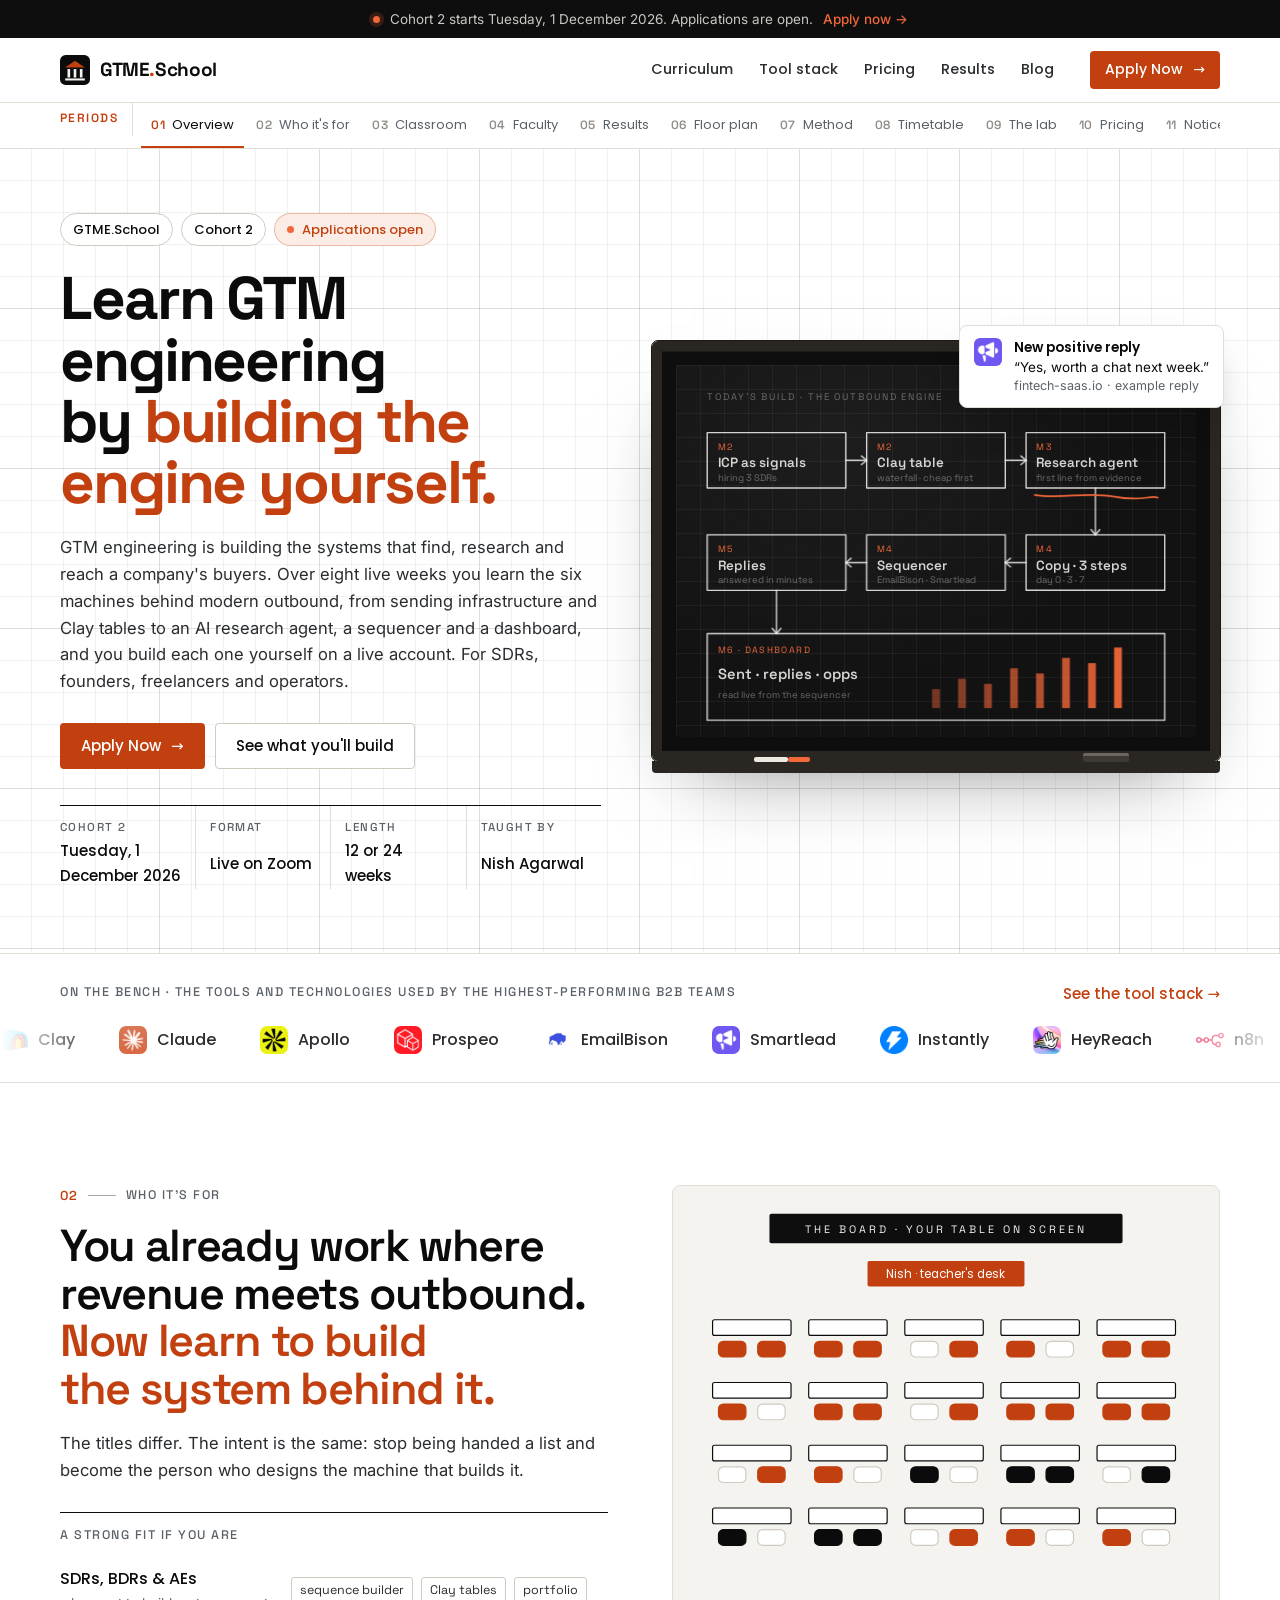
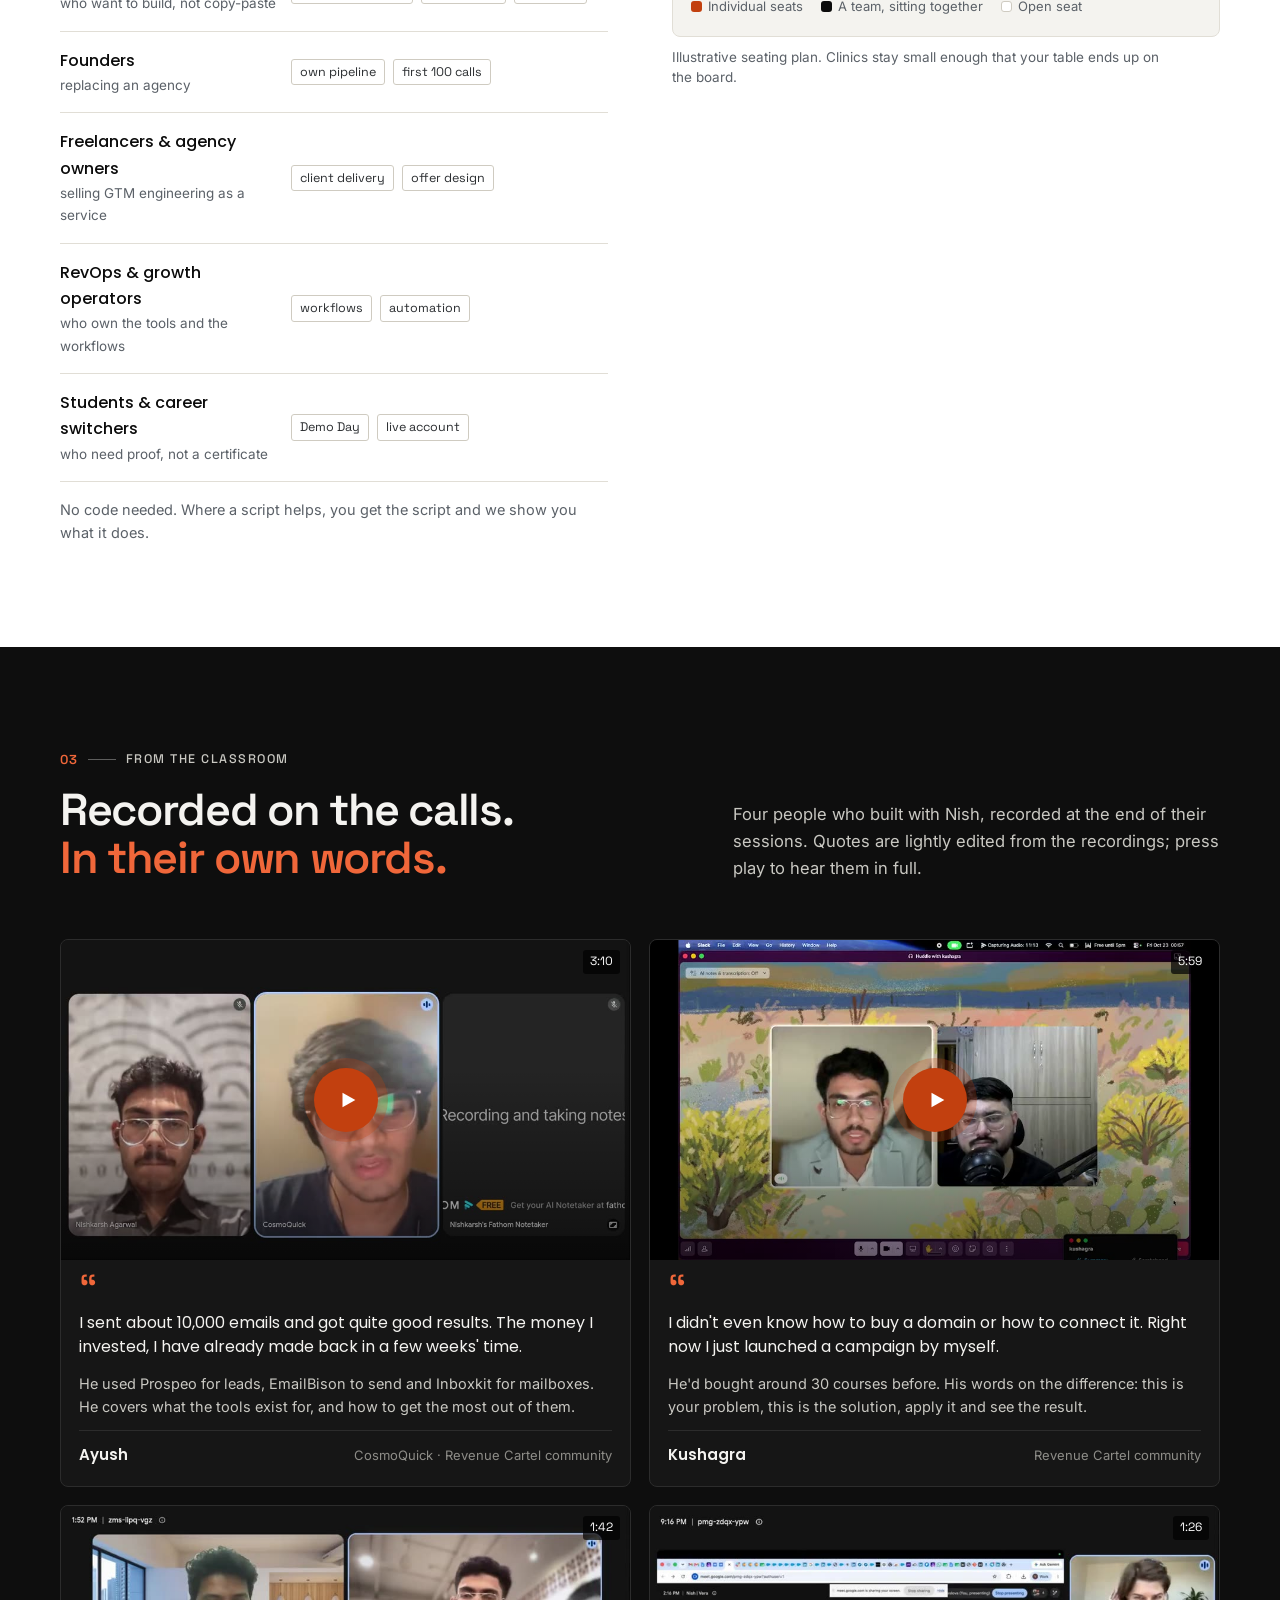
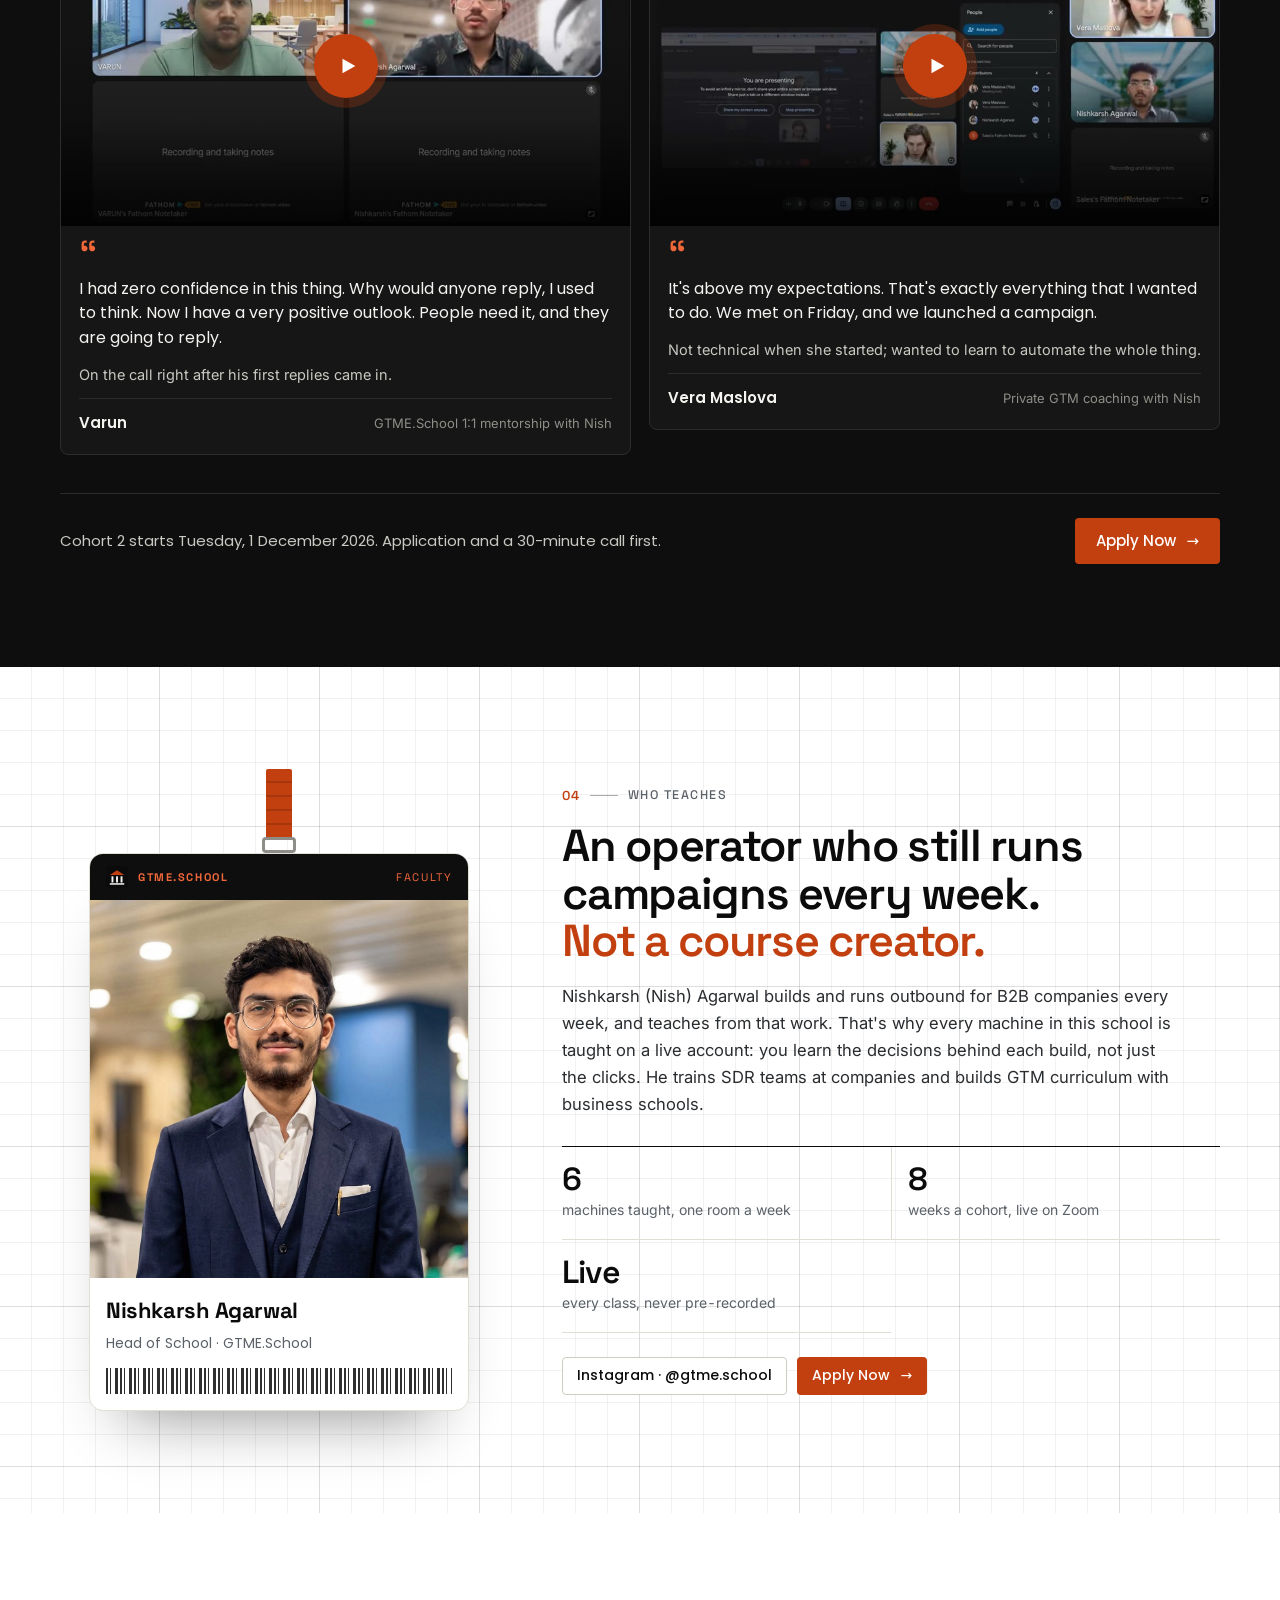
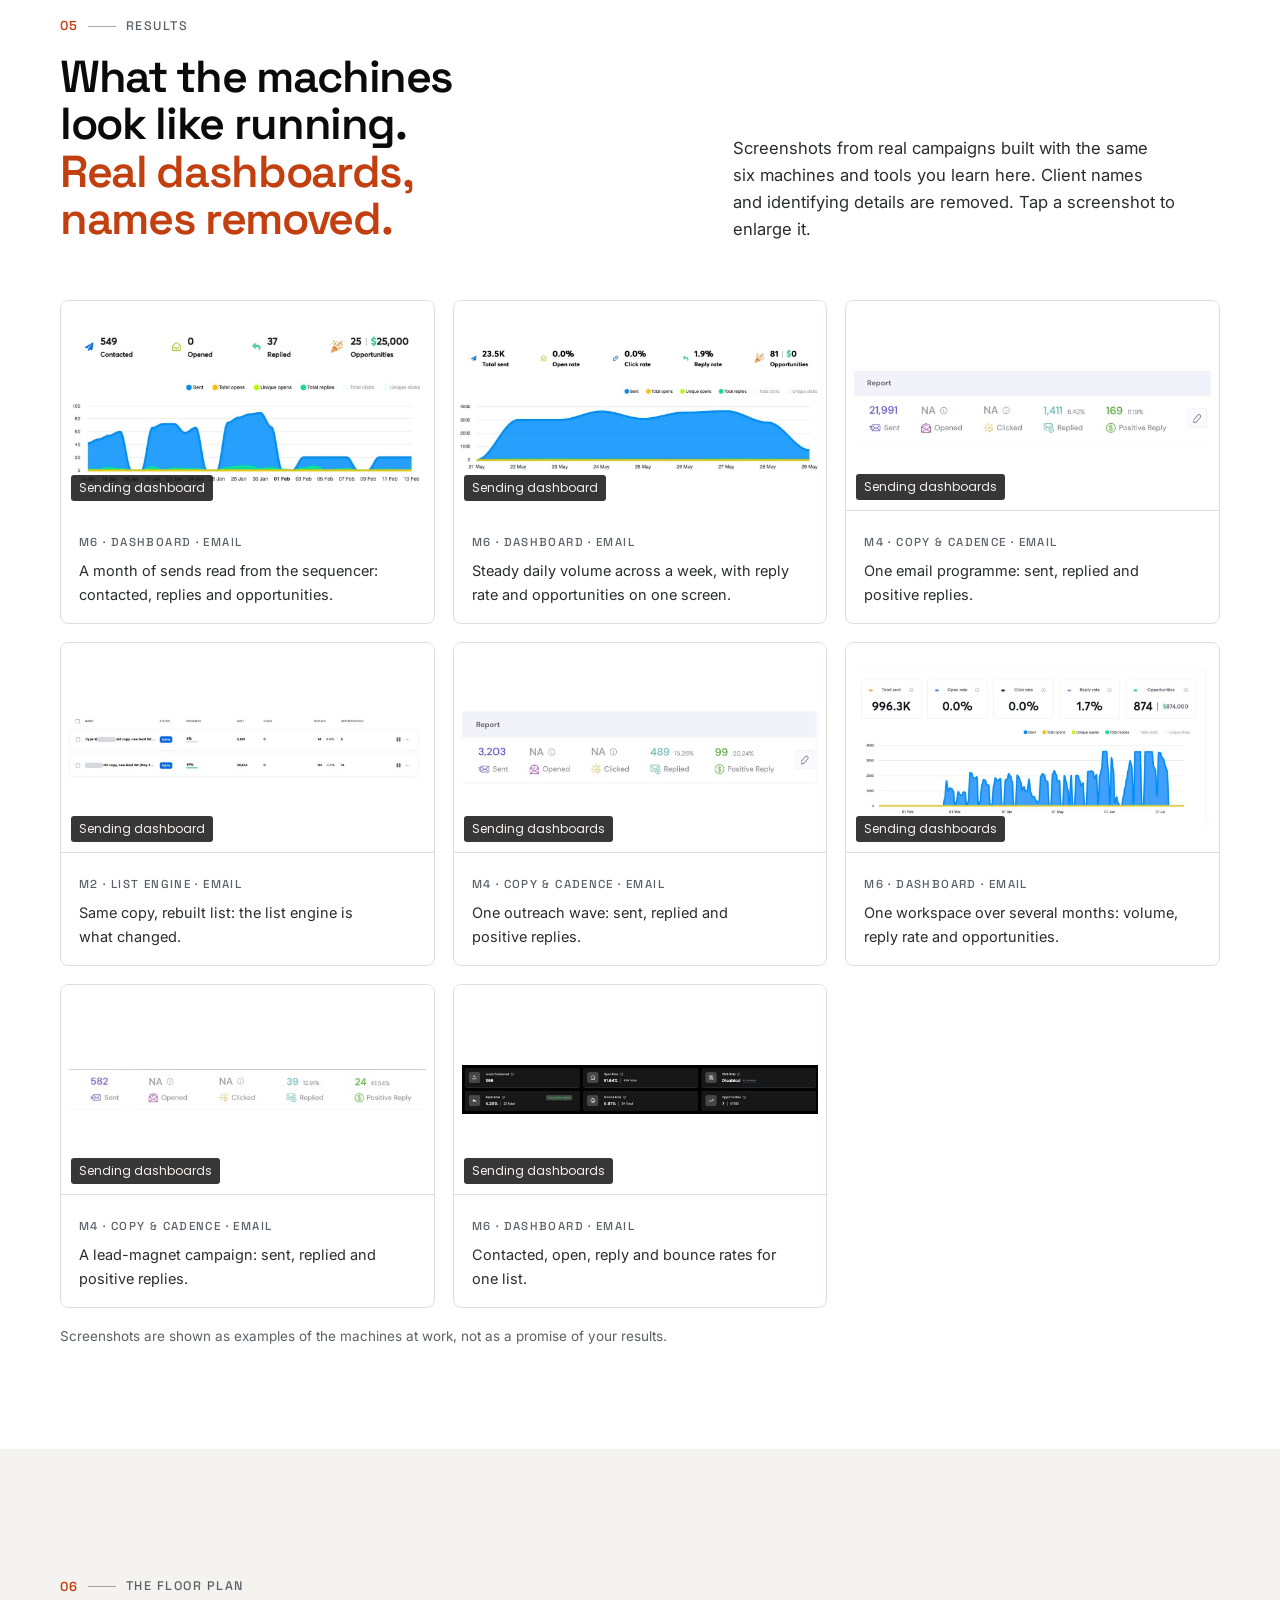
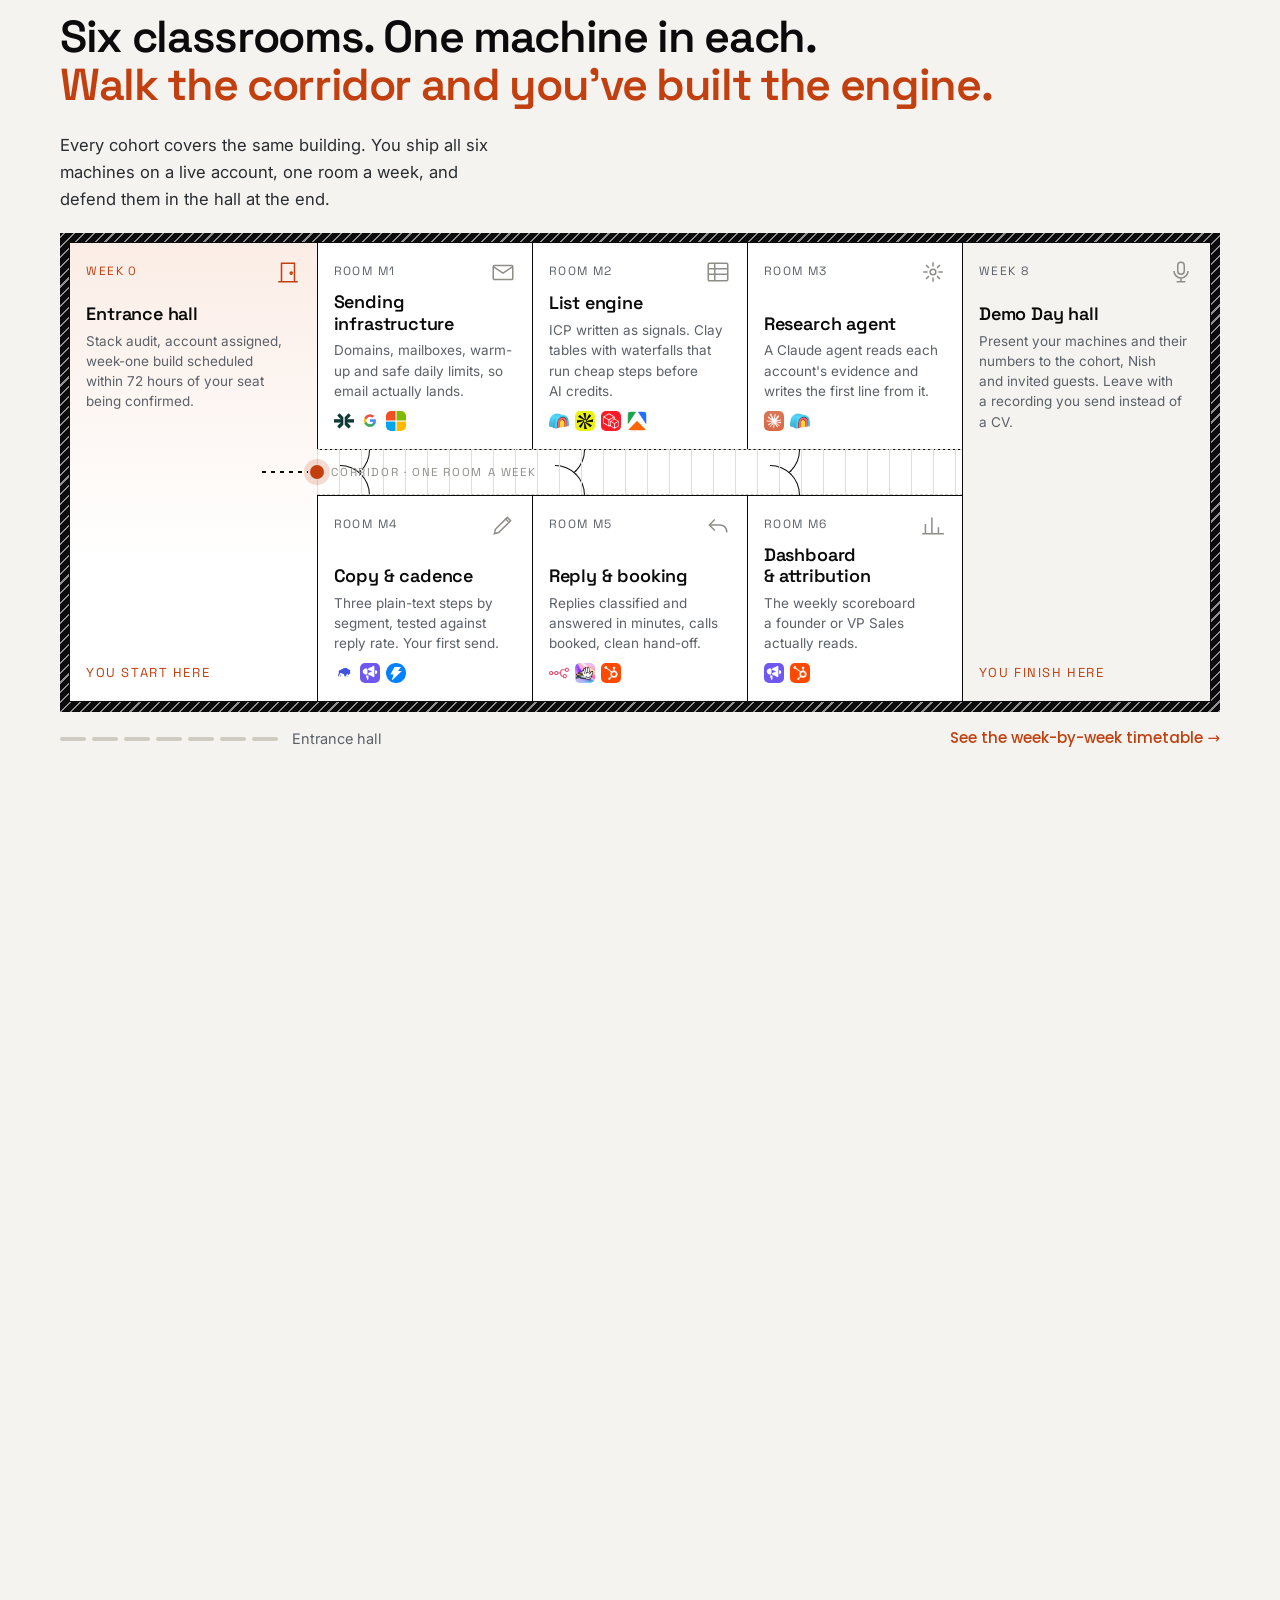
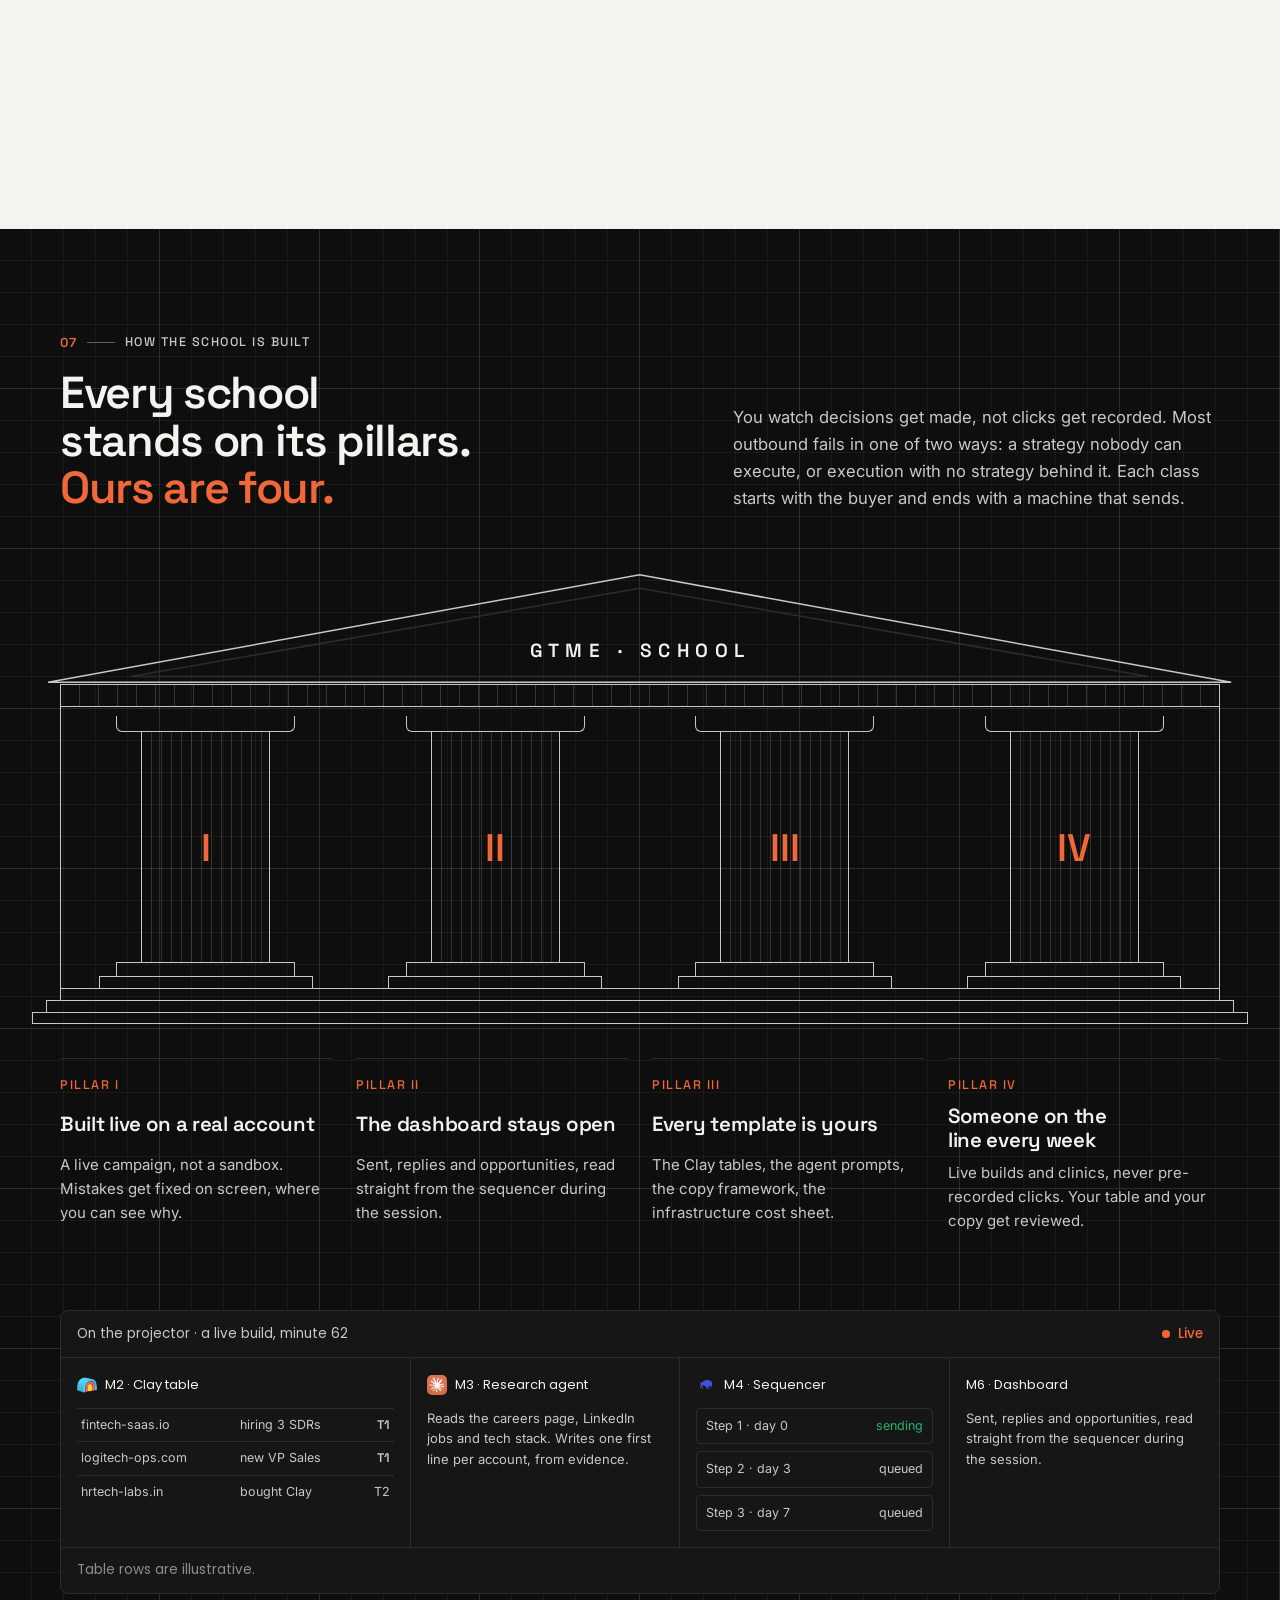
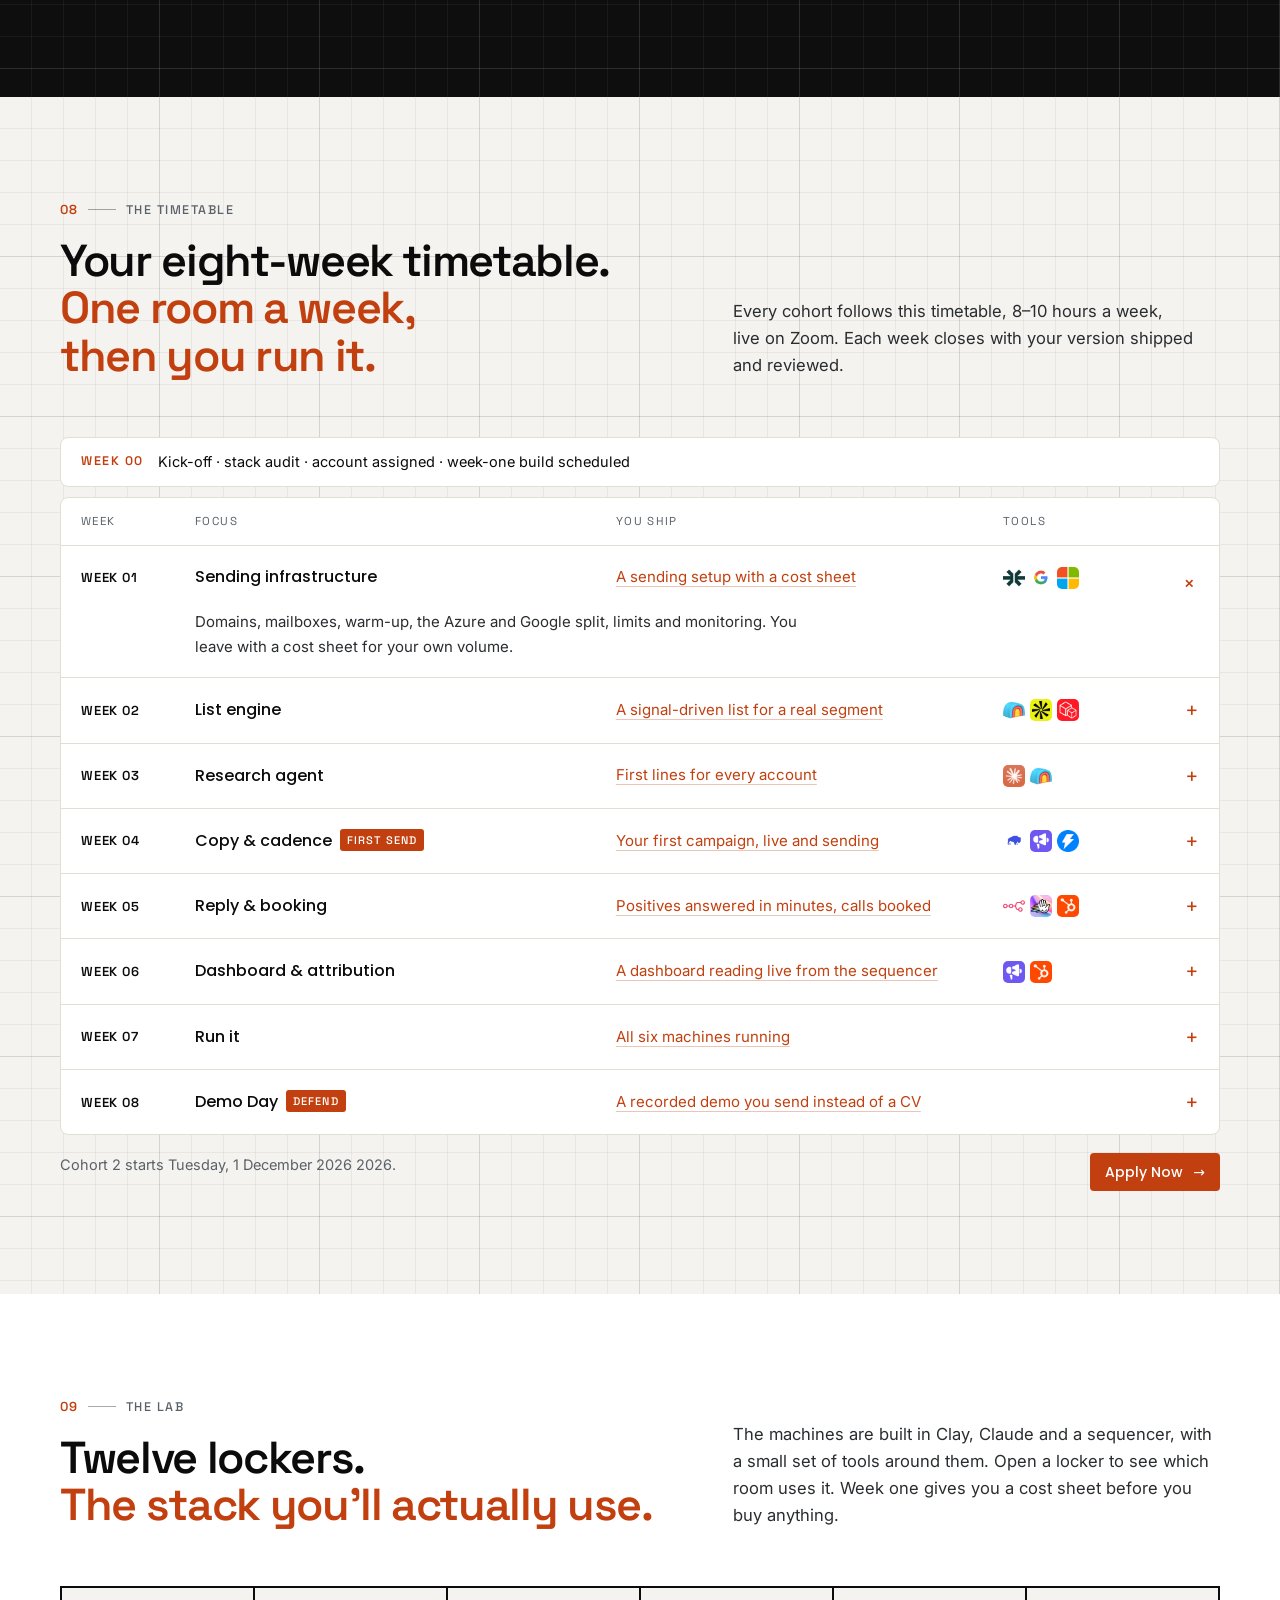
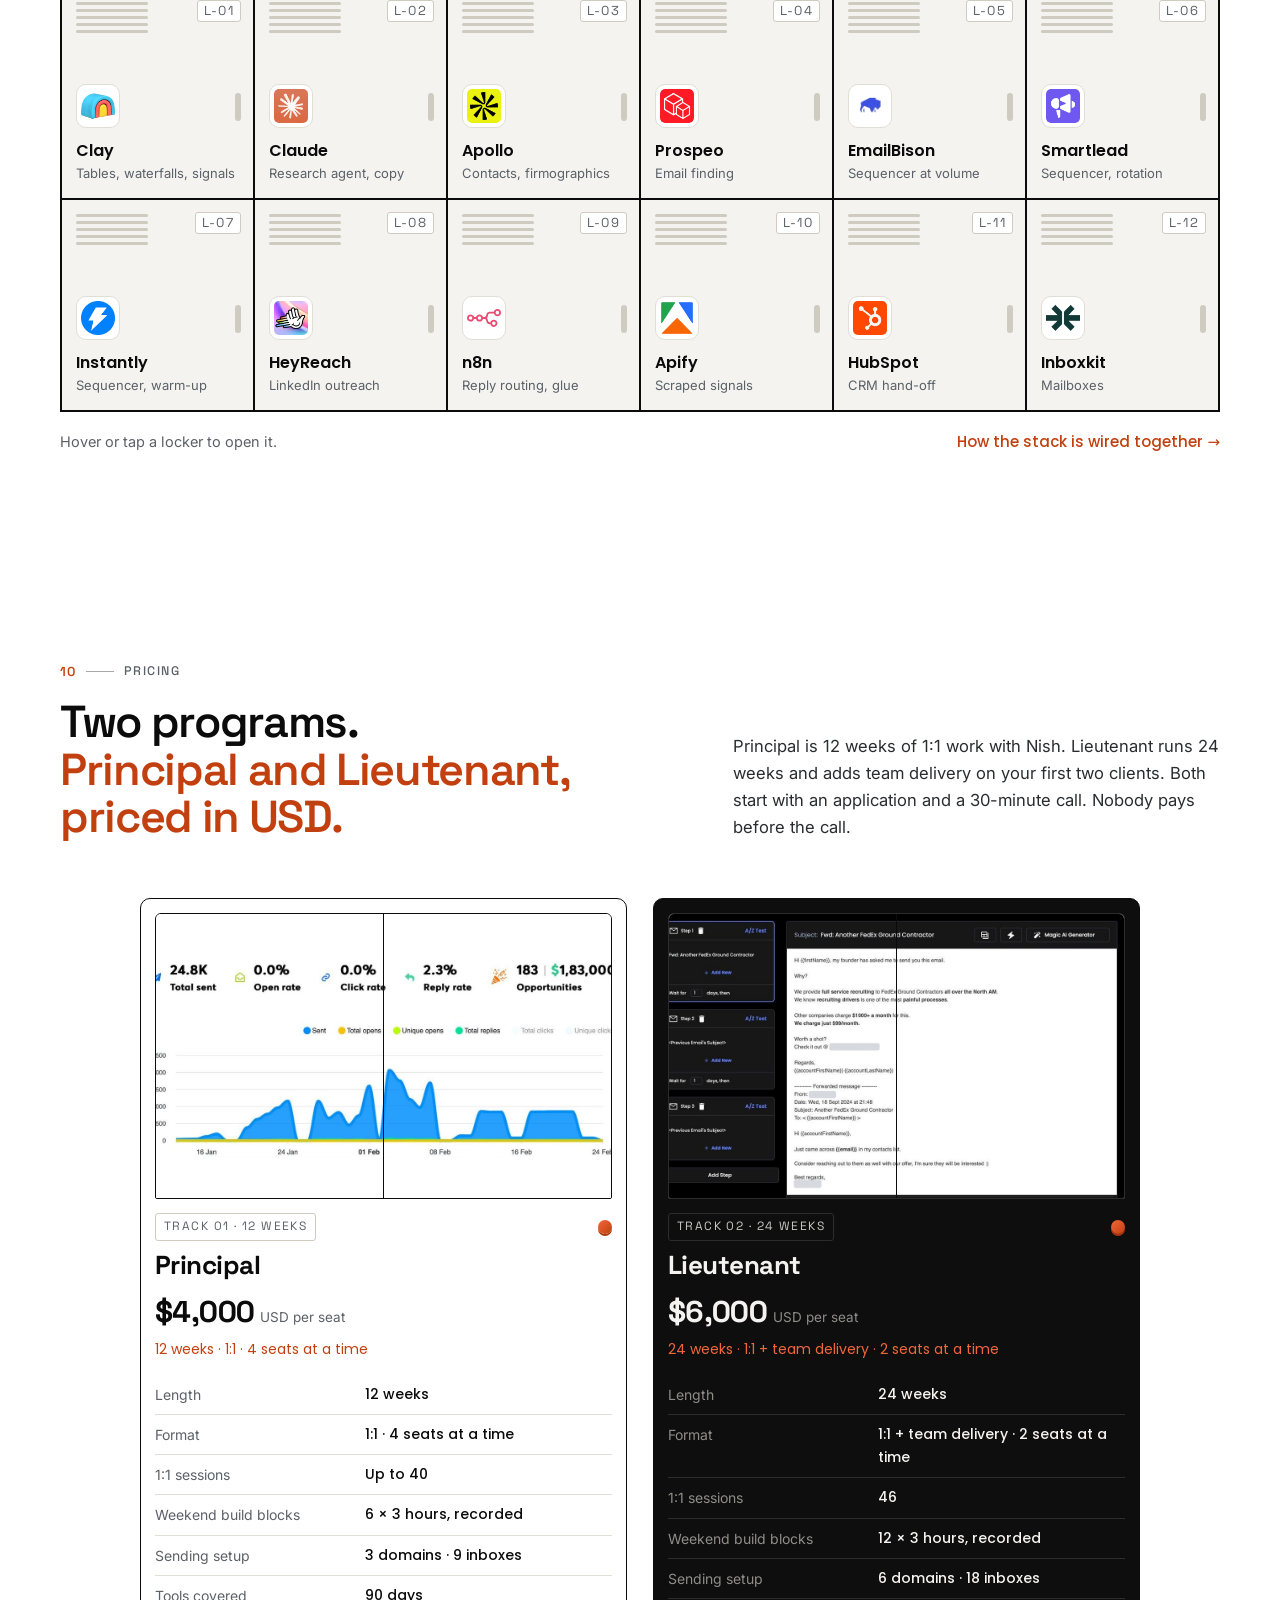
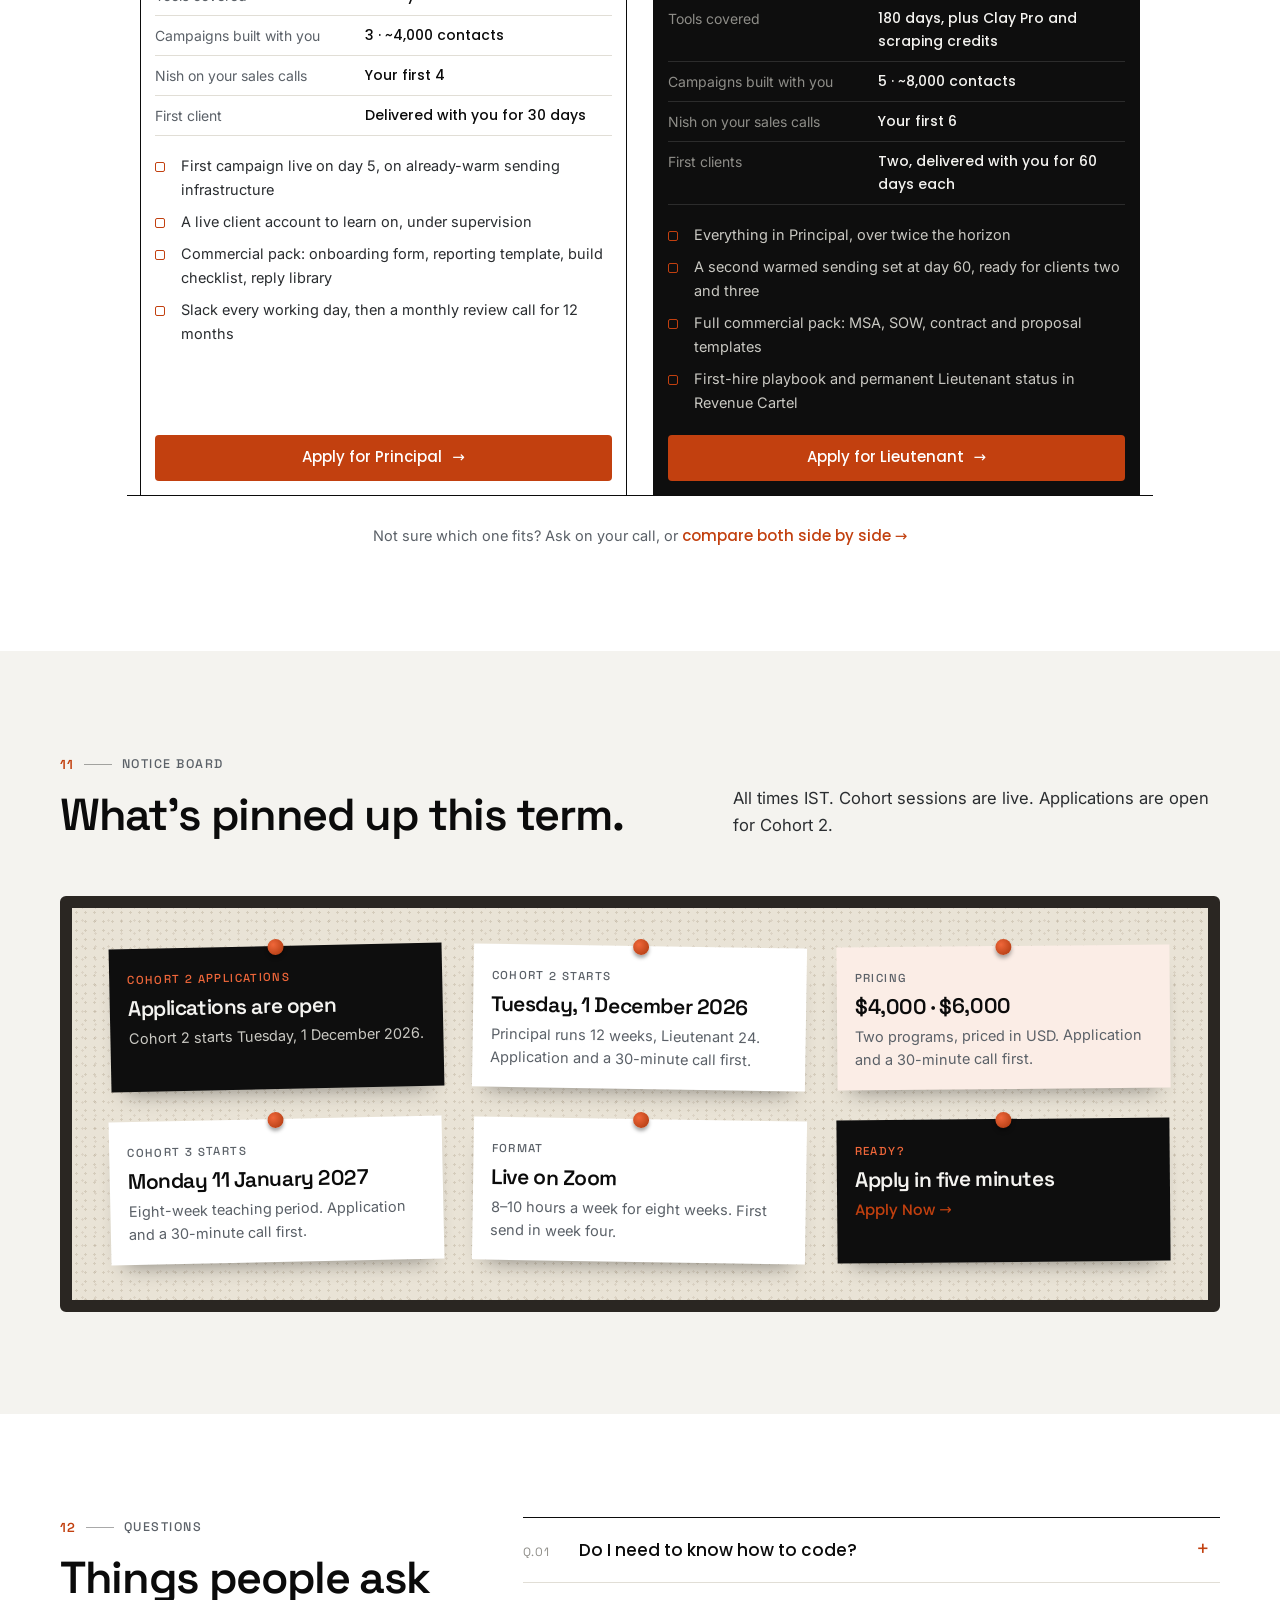
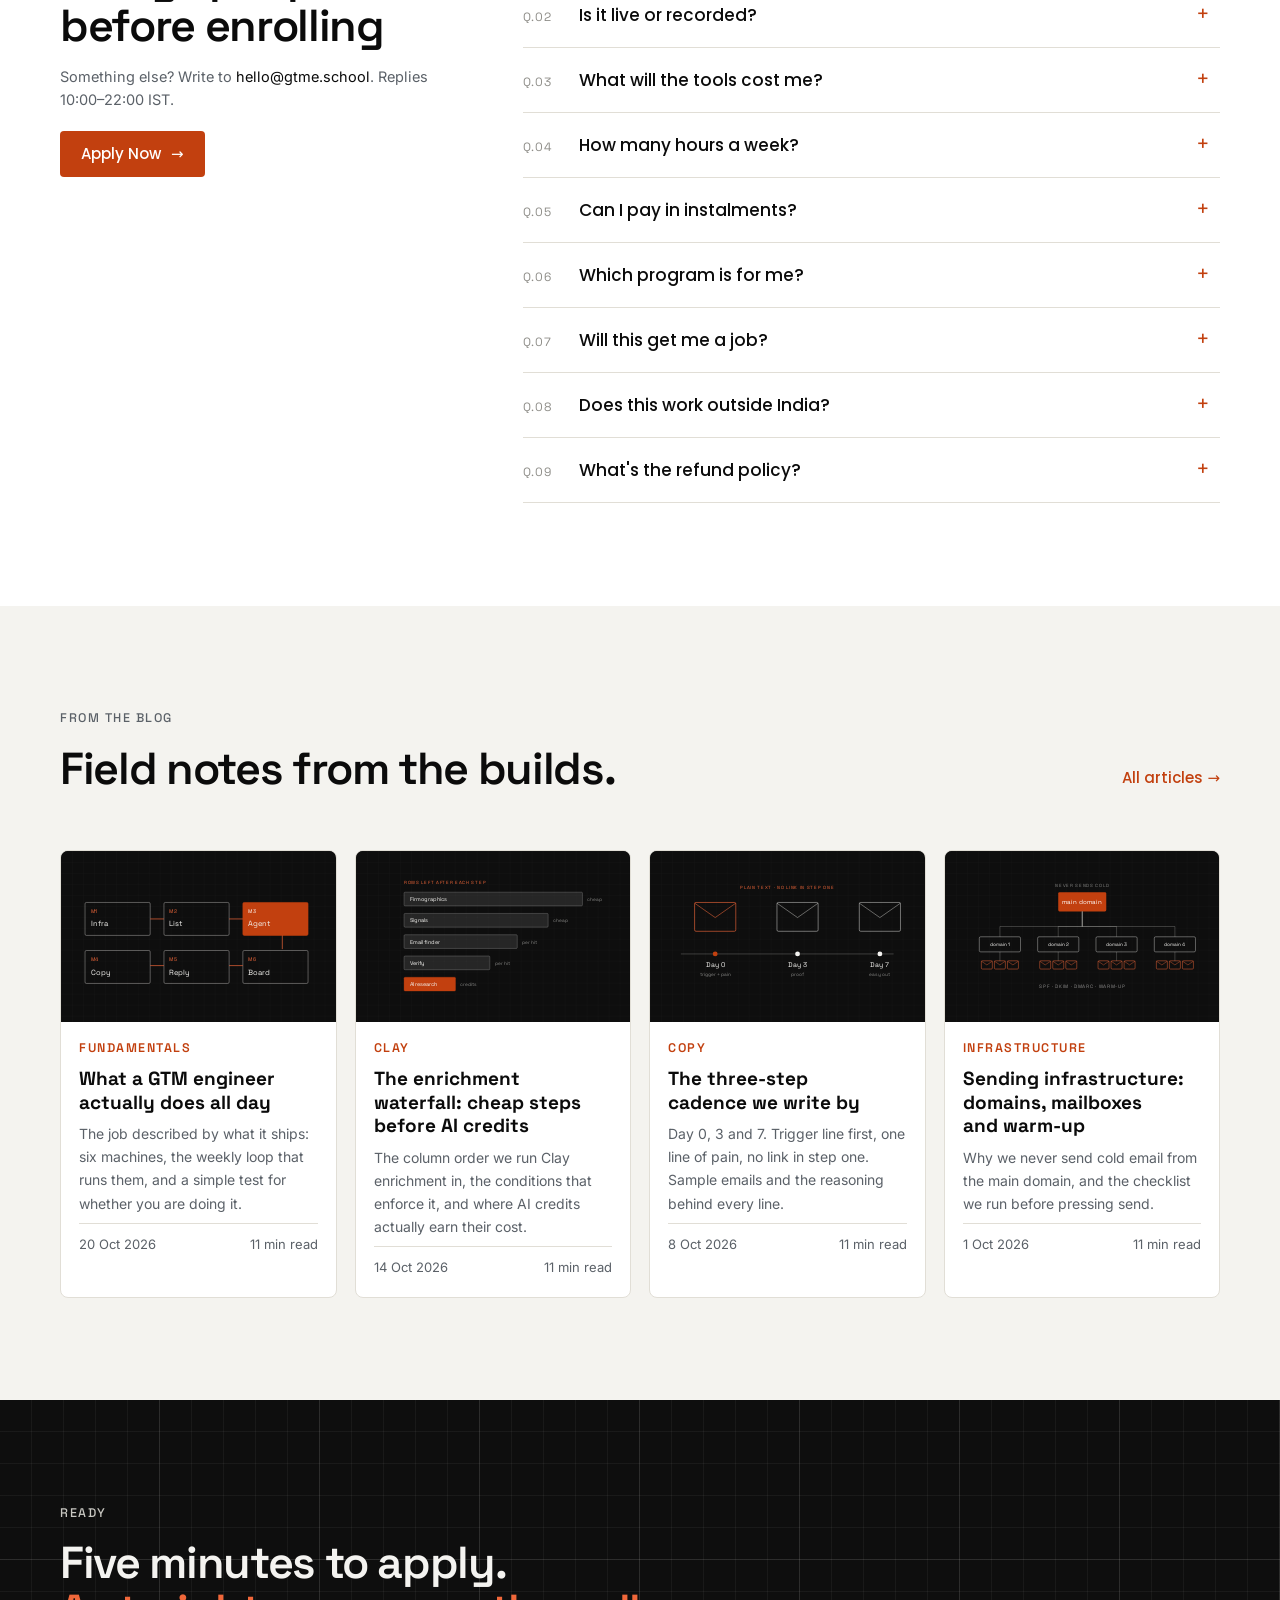
<file: index.html>
<!doctype html><html lang="en"><head><meta charset="utf-8"><meta name="viewport" content="width=device-width,initial-scale=1,viewport-fit=cover"><title>GTME.School</title><meta name="claude:viewport-fit-sides" content="cover"><meta name="description" content="Learn GTM engineering by building the machines behind modern outbound: data, enrichment, AI research, sequencing and reporting. Two programs: Principal ($4,000, 12 weeks) and Lieutenant ($6,000, 24 weeks)."><link rel="icon" href="favicon.svg"><link rel="preconnect" href="https://fonts.googleapis.com"><link rel="preconnect" href="https://fonts.gstatic.com" crossorigin><link rel="stylesheet" href="https://fonts.googleapis.com/css2?family=Inter:wght@400;500;600&family=Poppins:wght@400;500;600&family=Space+Grotesk:wght@400;500;600;700&display=swap"><link rel="stylesheet" href="assets/site.css"></head><body><div class="bell"><div class="wrap"><span class="dot" aria-hidden="true"></span><span>Cohort 2 starts Tuesday, 1 December 2026. Applications are open.</span><a href="pricing.html#apply">Apply now →</a></div></div>
<header class="hdr"><div class="wrap"><a class="brand " href="index.html" aria-label="GTME.School home"><svg viewBox="0 0 32 32" aria-hidden="true"><rect width="32" height="32" rx="6" fill="#0B0B0B"/><path d="M5.5 13.2 16 6l10.5 7.2z" fill="#C2400F"/><rect x="8" y="15" width="2.8" height="9" fill="#F4F3F0"/><rect x="14.6" y="15" width="2.8" height="9" fill="#F4F3F0"/><rect x="21.2" y="15" width="2.8" height="9" fill="#F4F3F0"/><rect x="5.5" y="25" width="21" height="2.2" fill="#F4F3F0"/></svg><span>GTME<span class="dotsch">.</span>School</span></a>
<nav class="nav" aria-label="Main">
<a href="index.html#plan">Curriculum</a><a href="tools.html">Tool stack</a><a href="pricing.html">Pricing</a><a href="index.html#results">Results</a><a href="blog.html">Blog</a></nav>
<div class="cta"><a class="btn btn-ember btn-sm" href="pricing.html#apply">Apply Now <span class="arr" aria-hidden="true">→</span></a></div>
<button class="burger" type="button" aria-label="Open menu" aria-expanded="false" aria-controls="mnav"><span></span></button>
</div></header>
<div class="mnav" id="mnav" hidden><div class="top"><a class="brand " href="index.html" aria-label="GTME.School home"><svg viewBox="0 0 32 32" aria-hidden="true"><rect width="32" height="32" rx="6" fill="#0B0B0B"/><path d="M5.5 13.2 16 6l10.5 7.2z" fill="#C2400F"/><rect x="8" y="15" width="2.8" height="9" fill="#F4F3F0"/><rect x="14.6" y="15" width="2.8" height="9" fill="#F4F3F0"/><rect x="21.2" y="15" width="2.8" height="9" fill="#F4F3F0"/><rect x="5.5" y="25" width="21" height="2.2" fill="#F4F3F0"/></svg><span>GTME<span class="dotsch">.</span>School</span></a><button class="close" type="button" aria-label="Close menu">×</button></div>
<a class="l" href="index.html">Home</a><a class="l" href="index.html#plan">Curriculum</a><a class="l" href="tools.html">Tool stack</a><a class="l" href="pricing.html">Pricing <span>$4,000 · $6,000</span></a><a class="l" href="index.html#results">Results</a><a class="l" href="blog.html">Blog</a>
<a class="btn btn-ember" href="pricing.html#apply">Apply Now <span class="arr" aria-hidden="true">→</span></a></div><main id="top"><nav class="periods" aria-label="Sections"><div class="wrap"><div class="scroller"><ol><li><span class="bellmark">Periods</span></li><li><a href="#top"><b>01</b>Overview</a></li><li><a href="#who"><b>02</b>Who it's for</a></li><li><a href="#classroom"><b>03</b>Classroom</a></li><li><a href="#faculty"><b>04</b>Faculty</a></li><li><a href="#results"><b>05</b>Results</a></li><li><a href="#plan"><b>06</b>Floor plan</a></li><li><a href="#method"><b>07</b>Method</a></li><li><a href="#timetable"><b>08</b>Timetable</a></li><li><a href="#lab"><b>09</b>The lab</a></li><li><a href="#programs"><b>10</b>Pricing</a></li><li><a href="#dates"><b>11</b>Notice board</a></li><li><a href="#faq"><b>12</b>FAQ</a></li></ol></div></div></nav><section class="hero blueprint"><div class="wrap hero-grid">
<div class="rv">
<div class="chips"><span class="chip">GTME.School</span><span class="chip">Cohort 2</span><span class="chip ember"><span class="d"></span>Applications open</span></div>
<h1 class="h1">Learn GTM engineering by <span class="em">building the engine yourself.</span></h1>
<p class="lede">GTM engineering is building the systems that find, research and reach a company's buyers. Over eight live weeks you learn the six machines behind modern outbound, from sending infrastructure and Clay tables to an AI research agent, a sequencer and a dashboard, and you build each one yourself on a live account. For SDRs, founders, freelancers and operators.</p>
<div class="ctas"><a class="btn btn-ember" href="pricing.html#apply">Apply Now <span class="arr" aria-hidden="true">→</span></a><a class="btn btn-line" href="#plan">See what you'll build</a></div>
<div class="facts"><div><span class="label">Cohort 2</span><span class="v">Tuesday, 1 December 2026</span></div><div><span class="label">Format</span><span class="v">Live on Zoom</span></div><div><span class="label">Length</span><span class="v">12 or 24 weeks</span></div><div><span class="label">Taught by</span><span class="v">Nish Agarwal</span></div></div>
</div>
<div class="rv d1" style="position:relative"><div class="board"><div class="board-in"><svg viewBox="0 0 600 430" role="img" aria-label="Chalkboard diagram of the outbound engine: ICP as signals, Clay table, research agent, three-step copy, sequencer, replies, and a dashboard reading sent, replies and opportunities."><path class="chalk-s draw" data-d="0.25" pathLength="1" d="M36 78h160v64h-160z"/><g class="fadein" data-d="0.60"><text class="chalk-t" x="48" y="98" font-size="10.5" letter-spacing="1.6" style="fill:var(--flame)">M2</text><text class="chalk-t" x="48" y="118" font-size="15.5" font-weight="600">ICP as signals</text><text class="chalk-t" x="48" y="134" font-size="11" style="fill:var(--chalk-dim)">hiring 3 SDRs</text></g><path class="chalk-s draw" data-d="0.57" pathLength="1" d="M220 78h160v64h-160z"/><g class="fadein" data-d="0.92"><text class="chalk-t" x="232" y="98" font-size="10.5" letter-spacing="1.6" style="fill:var(--flame)">M2</text><text class="chalk-t" x="232" y="118" font-size="15.5" font-weight="600">Clay table</text><text class="chalk-t" x="232" y="134" font-size="11" style="fill:var(--chalk-dim)">waterfall · cheap first</text></g><path class="chalk-s draw" data-d="0.89" pathLength="1" d="M404 78h160v64h-160z"/><g class="fadein" data-d="1.24"><text class="chalk-t" x="416" y="98" font-size="10.5" letter-spacing="1.6" style="fill:var(--flame)">M3</text><text class="chalk-t" x="416" y="118" font-size="15.5" font-weight="600">Research agent</text><text class="chalk-t" x="416" y="134" font-size="11" style="fill:var(--chalk-dim)">first line from evidence</text></g><path class="chalk-s draw" data-d="1.21" pathLength="1" d="M404 196h160v64h-160z"/><g class="fadein" data-d="1.56"><text class="chalk-t" x="416" y="216" font-size="10.5" letter-spacing="1.6" style="fill:var(--flame)">M4</text><text class="chalk-t" x="416" y="236" font-size="15.5" font-weight="600">Copy · 3 steps</text><text class="chalk-t" x="416" y="252" font-size="11" style="fill:var(--chalk-dim)">day 0 · 3 · 7</text></g><path class="chalk-s draw" data-d="1.53" pathLength="1" d="M220 196h160v64h-160z"/><g class="fadein" data-d="1.88"><text class="chalk-t" x="232" y="216" font-size="10.5" letter-spacing="1.6" style="fill:var(--flame)">M4</text><text class="chalk-t" x="232" y="236" font-size="15.5" font-weight="600">Sequencer</text><text class="chalk-t" x="232" y="252" font-size="11" style="fill:var(--chalk-dim)">EmailBison · Smartlead</text></g><path class="chalk-s draw" data-d="1.85" pathLength="1" d="M36 196h160v64h-160z"/><g class="fadein" data-d="2.20"><text class="chalk-t" x="48" y="216" font-size="10.5" letter-spacing="1.6" style="fill:var(--flame)">M5</text><text class="chalk-t" x="48" y="236" font-size="15.5" font-weight="600">Replies</text><text class="chalk-t" x="48" y="252" font-size="11" style="fill:var(--chalk-dim)">answered in minutes</text></g><path class="chalk-s draw" data-d="0.55" pathLength="1" d="M196 110h24"/><path class="chalk-s draw" data-d="0.75" pathLength="1" d="M214 105l6 5-6 5"/><path class="chalk-s draw" data-d="0.87" pathLength="1" d="M380 110h24"/><path class="chalk-s draw" data-d="1.07" pathLength="1" d="M398 105l6 5-6 5"/><path class="chalk-s draw" data-d="1.19" pathLength="1" d="M484 142v54"/><path class="chalk-s draw" data-d="1.39" pathLength="1" d="M479 190l5 6 5-6"/><path class="chalk-s draw" data-d="1.51" pathLength="1" d="M404 228h-24"/><path class="chalk-s draw" data-d="1.71" pathLength="1" d="M386 223l-6 5 6 5"/><path class="chalk-s draw" data-d="1.83" pathLength="1" d="M220 228h-24"/><path class="chalk-s draw" data-d="2.03" pathLength="1" d="M202 223l-6 5 6 5"/><path class="chalk-s draw" data-d="2.15" pathLength="1" d="M116 260v50"/><path class="chalk-s draw" data-d="2.35" pathLength="1" d="M111 304l5 6 5-6"/><path class="chalk-s draw" data-d="2.37" pathLength="1" d="M36 310h528v100h-528z"/><path class="chalk-e draw" data-d="2.77" pathLength="1" d="M300 396v-22" style="stroke-width:9;stroke-linecap:butt;opacity:0.45"/><path class="chalk-e draw" data-d="2.85" pathLength="1" d="M330 396v-34" style="stroke-width:9;stroke-linecap:butt;opacity:0.52"/><path class="chalk-e draw" data-d="2.93" pathLength="1" d="M360 396v-28" style="stroke-width:9;stroke-linecap:butt;opacity:0.59"/><path class="chalk-e draw" data-d="3.01" pathLength="1" d="M390 396v-46" style="stroke-width:9;stroke-linecap:butt;opacity:0.66"/><path class="chalk-e draw" data-d="3.09" pathLength="1" d="M420 396v-40" style="stroke-width:9;stroke-linecap:butt;opacity:0.73"/><path class="chalk-e draw" data-d="3.17" pathLength="1" d="M450 396v-58" style="stroke-width:9;stroke-linecap:butt;opacity:0.80"/><path class="chalk-e draw" data-d="3.25" pathLength="1" d="M480 396v-52" style="stroke-width:9;stroke-linecap:butt;opacity:0.87"/><path class="chalk-e draw" data-d="3.33" pathLength="1" d="M510 396v-70" style="stroke-width:9;stroke-linecap:butt;opacity:0.94"/><g class="fadein" data-d="2.67"><text class="chalk-t" x="48" y="332" font-size="10.5" letter-spacing="1.6" style="fill:var(--flame)">M6 · DASHBOARD</text><text class="chalk-t" x="48" y="362" font-size="17" font-weight="600">Sent · replies · opps</text><text class="chalk-t" x="48" y="384" font-size="11" style="fill:var(--chalk-dim)">read live from the sequencer</text></g><path class="chalk-e draw" data-d="1.15" pathLength="1" d="M414 150c30 5 60-4 92 2s40-2 50 1"/><g class="fadein" data-d="0"><text class="chalk-t" x="36" y="40" font-size="11" letter-spacing="2.2" style="fill:var(--chalk-dim)">TODAY'S BUILD · THE OUTBOUND ENGINE</text><text class="chalk-t" x="564" y="40" font-size="11" letter-spacing="2" text-anchor="end" style="fill:var(--flame)">LIVE · REAL ACCOUNT</text></g><circle cx="556" cy="36" r="0" /></svg></div><div class="tray" aria-hidden="true"><i></i><i></i><i></i></div><div class="toast t1 fadein" data-d="2.6"><img src="assets/logos/smartlead.png" alt="" class="" loading="lazy" decoding="async" width="28" height="28"><div><b>New positive reply</b>“Yes, worth a chat next week.”<div class="m">fintech-saas.io · example reply</div></div></div></div></div>
</div></section>
<section class="belt"><div class="wrap"><div class="cap"><span class="label">On the bench · the tools and technologies used by the highest-performing B2B teams</span><a class="tlink" href="tools.html">See the tool stack →</a></div></div>
<div class="marq-mask"><div class="marq" aria-label="Tools taught"><span><img src="assets/logos/clay.png" alt="" class="" loading="lazy" decoding="async" width="28" height="28">Clay</span><span><img src="assets/logos/claude.png" alt="" class="" loading="lazy" decoding="async" width="28" height="28">Claude</span><span><img src="assets/logos/apollo.png" alt="" class="" loading="lazy" decoding="async" width="28" height="28">Apollo</span><span><img src="assets/logos/prospeo.png" alt="" class="" loading="lazy" decoding="async" width="28" height="28">Prospeo</span><span><img src="assets/logos/emailbison.png" alt="" class="" loading="lazy" decoding="async" width="28" height="28">EmailBison</span><span><img src="assets/logos/smartlead.png" alt="" class="" loading="lazy" decoding="async" width="28" height="28">Smartlead</span><span><img src="assets/logos/instantly.png" alt="" class="" loading="lazy" decoding="async" width="28" height="28">Instantly</span><span><img src="assets/logos/heyreach.png" alt="" class="" loading="lazy" decoding="async" width="28" height="28">HeyReach</span><span><img src="assets/logos/n8n.svg" alt="" class="" loading="lazy" decoding="async" width="28" height="28">n8n</span><span><img src="assets/logos/apify.png" alt="" class="" loading="lazy" decoding="async" width="28" height="28">Apify</span><span><img src="assets/logos/hubspot.png" alt="" class="" loading="lazy" decoding="async" width="28" height="28">HubSpot</span><span><img src="assets/logos/inboxkit.png" alt="" class="" loading="lazy" decoding="async" width="28" height="28">Inboxkit</span><span aria-hidden="true"><img src="assets/logos/clay.png" alt="" class="" loading="lazy" decoding="async" width="28" height="28">Clay</span><span aria-hidden="true"><img src="assets/logos/claude.png" alt="" class="" loading="lazy" decoding="async" width="28" height="28">Claude</span><span aria-hidden="true"><img src="assets/logos/apollo.png" alt="" class="" loading="lazy" decoding="async" width="28" height="28">Apollo</span><span aria-hidden="true"><img src="assets/logos/prospeo.png" alt="" class="" loading="lazy" decoding="async" width="28" height="28">Prospeo</span><span aria-hidden="true"><img src="assets/logos/emailbison.png" alt="" class="" loading="lazy" decoding="async" width="28" height="28">EmailBison</span><span aria-hidden="true"><img src="assets/logos/smartlead.png" alt="" class="" loading="lazy" decoding="async" width="28" height="28">Smartlead</span><span aria-hidden="true"><img src="assets/logos/instantly.png" alt="" class="" loading="lazy" decoding="async" width="28" height="28">Instantly</span><span aria-hidden="true"><img src="assets/logos/heyreach.png" alt="" class="" loading="lazy" decoding="async" width="28" height="28">HeyReach</span><span aria-hidden="true"><img src="assets/logos/n8n.svg" alt="" class="" loading="lazy" decoding="async" width="28" height="28">n8n</span><span aria-hidden="true"><img src="assets/logos/apify.png" alt="" class="" loading="lazy" decoding="async" width="28" height="28">Apify</span><span aria-hidden="true"><img src="assets/logos/hubspot.png" alt="" class="" loading="lazy" decoding="async" width="28" height="28">HubSpot</span><span aria-hidden="true"><img src="assets/logos/inboxkit.png" alt="" class="" loading="lazy" decoding="async" width="28" height="28">Inboxkit</span></div></div></section><section class="sec" id="who"><div class="wrap who">
<div class="rv"><div class="kick"><span class="no">02</span><span class="rule"></span><span class="label">Who it's for</span></div>
<h2 class="h2">You already work where revenue meets outbound.<span class="line2">Now learn to build the system behind it.</span></h2>
<p class="lede" style="margin-top:18px">The titles differ. The intent is the same: stop being handed a list and become the person who designs the machine that builds it.</p>
<div class="roles" style="margin-top:28px"><div class="label" style="padding:12px 0 4px">A strong fit if you are</div><div class="r"><div class="n">SDRs, BDRs & AEs<small>who want to build, not copy-paste</small></div><div class="chips"><span class=tag>sequence builder</span><span class=tag>Clay tables</span><span class=tag>portfolio</span></div></div><div class="r"><div class="n">Founders<small>replacing an agency</small></div><div class="chips"><span class=tag>own pipeline</span><span class=tag>first 100 calls</span></div></div><div class="r"><div class="n">Freelancers & agency owners<small>selling GTM engineering as a service</small></div><div class="chips"><span class=tag>client delivery</span><span class=tag>offer design</span></div></div><div class="r"><div class="n">RevOps & growth operators<small>who own the tools and the workflows</small></div><div class="chips"><span class=tag>workflows</span><span class=tag>automation</span></div></div><div class="r"><div class="n">Students & career switchers<small>who need proof, not a certificate</small></div><div class="chips"><span class=tag>Demo Day</span><span class=tag>live account</span></div></div></div>
<p class="small" style="margin-top:16px">No code needed. Where a script helps, you get the script and we show you what it does.</p></div>
<div class="rv d1"><div class="seating"><svg viewBox="0 0 520 380" role="img" aria-label="Illustrative seating plan of a clinic: a board at the front, Nish at the teacher's desk, twenty benches of two."><rect x="80" y="10" width="360" height="30" rx="2" fill="var(--night)"/><text x="260" y="30" text-anchor="middle" font-family="Space Grotesk, sans-serif" font-size="11" letter-spacing="3" fill="var(--bone)">THE BOARD · YOUR TABLE ON SCREEN</text><rect x="180" y="58" width="160" height="26" rx="2" fill="var(--ember)"/><text x="260" y="75" text-anchor="middle" font-family="Poppins, sans-serif" font-size="12" fill="#fff">Nish · teacher's desk</text><rect class="desk" x="22" y="118" width="80" height="16" rx="2"/><rect class="seat" data-on x="28" y="140" width="28" height="16" rx="5"/><rect class="seat" data-on x="68" y="140" width="28" height="16" rx="5"/><rect class="desk" x="120" y="118" width="80" height="16" rx="2"/><rect class="seat" data-on x="126" y="140" width="28" height="16" rx="5"/><rect class="seat" data-on x="166" y="140" width="28" height="16" rx="5"/><rect class="desk" x="218" y="118" width="80" height="16" rx="2"/><rect class="seat" x="224" y="140" width="28" height="16" rx="5"/><rect class="seat" data-on x="264" y="140" width="28" height="16" rx="5"/><rect class="desk" x="316" y="118" width="80" height="16" rx="2"/><rect class="seat" data-on x="322" y="140" width="28" height="16" rx="5"/><rect class="seat" x="362" y="140" width="28" height="16" rx="5"/><rect class="desk" x="414" y="118" width="80" height="16" rx="2"/><rect class="seat" data-on x="420" y="140" width="28" height="16" rx="5"/><rect class="seat" data-on x="460" y="140" width="28" height="16" rx="5"/><rect class="desk" x="22" y="182" width="80" height="16" rx="2"/><rect class="seat" data-on x="28" y="204" width="28" height="16" rx="5"/><rect class="seat" x="68" y="204" width="28" height="16" rx="5"/><rect class="desk" x="120" y="182" width="80" height="16" rx="2"/><rect class="seat" data-on x="126" y="204" width="28" height="16" rx="5"/><rect class="seat" data-on x="166" y="204" width="28" height="16" rx="5"/><rect class="desk" x="218" y="182" width="80" height="16" rx="2"/><rect class="seat" x="224" y="204" width="28" height="16" rx="5"/><rect class="seat" data-on x="264" y="204" width="28" height="16" rx="5"/><rect class="desk" x="316" y="182" width="80" height="16" rx="2"/><rect class="seat" data-on x="322" y="204" width="28" height="16" rx="5"/><rect class="seat" data-on x="362" y="204" width="28" height="16" rx="5"/><rect class="desk" x="414" y="182" width="80" height="16" rx="2"/><rect class="seat" data-on x="420" y="204" width="28" height="16" rx="5"/><rect class="seat" data-on x="460" y="204" width="28" height="16" rx="5"/><rect class="desk" x="22" y="246" width="80" height="16" rx="2"/><rect class="seat" x="28" y="268" width="28" height="16" rx="5"/><rect class="seat" data-on x="68" y="268" width="28" height="16" rx="5"/><rect class="desk" x="120" y="246" width="80" height="16" rx="2"/><rect class="seat" data-on x="126" y="268" width="28" height="16" rx="5"/><rect class="seat" x="166" y="268" width="28" height="16" rx="5"/><rect class="desk" x="218" y="246" width="80" height="16" rx="2"/><rect class="seat alt" data-on x="224" y="268" width="28" height="16" rx="5"/><rect class="seat" x="264" y="268" width="28" height="16" rx="5"/><rect class="desk" x="316" y="246" width="80" height="16" rx="2"/><rect class="seat alt" data-on x="322" y="268" width="28" height="16" rx="5"/><rect class="seat alt" data-on x="362" y="268" width="28" height="16" rx="5"/><rect class="desk" x="414" y="246" width="80" height="16" rx="2"/><rect class="seat" x="420" y="268" width="28" height="16" rx="5"/><rect class="seat alt" data-on x="460" y="268" width="28" height="16" rx="5"/><rect class="desk" x="22" y="310" width="80" height="16" rx="2"/><rect class="seat alt" data-on x="28" y="332" width="28" height="16" rx="5"/><rect class="seat" x="68" y="332" width="28" height="16" rx="5"/><rect class="desk" x="120" y="310" width="80" height="16" rx="2"/><rect class="seat alt" data-on x="126" y="332" width="28" height="16" rx="5"/><rect class="seat alt" data-on x="166" y="332" width="28" height="16" rx="5"/><rect class="desk" x="218" y="310" width="80" height="16" rx="2"/><rect class="seat" x="224" y="332" width="28" height="16" rx="5"/><rect class="seat" data-on x="264" y="332" width="28" height="16" rx="5"/><rect class="desk" x="316" y="310" width="80" height="16" rx="2"/><rect class="seat" data-on x="322" y="332" width="28" height="16" rx="5"/><rect class="seat" x="362" y="332" width="28" height="16" rx="5"/><rect class="desk" x="414" y="310" width="80" height="16" rx="2"/><rect class="seat" data-on x="420" y="332" width="28" height="16" rx="5"/><rect class="seat" x="460" y="332" width="28" height="16" rx="5"/></svg><div class="legend"><span><i style="background:var(--ember)"></i>Individual seats</span><span><i style="background:var(--ink)"></i>A team, sitting together</span><span><i style="background:var(--paper);border:1px solid var(--line-2)"></i>Open seat</span></div></div>
<p class="note" style="margin-top:10px">Illustrative seating plan. Clinics stay small enough that your table ends up on the board.</p></div>
</div></section><section class="sec on-dark" id="classroom"><div class="wrap">
<div class="sec-head"><div><div class="kick"><span class="no">03</span><span class="rule"></span><span class="label">From the classroom</span></div><h2 class="h2">Recorded on the calls.<span class="line2">In their own words.</span></h2></div>
<p class="lede">Four people who built with Nish, recorded at the end of their sessions. Quotes are lightly edited from the recordings; press play to hear them in full.</p></div>
<div class="vids"><article class="vcard rv d0"><div class="screen" data-src="assets/video/ayush.mp4" data-poster="assets/video/ayush-poster.jpg"><img src="assets/video/ayush-poster.jpg" alt="Video call recording with Ayush and Nish" loading="lazy" decoding="async"><span class="dur">3:10</span><button class="play" type="button" aria-label="Play Ayush's testimonial"><i><svg viewBox="0 0 24 24"><path d="M6 4l14 8-14 8z"/></svg></i></button></div><div class="bd"><blockquote>I sent about 10,000 emails and got quite good results. The money I invested, I have already made back in a few weeks' time.</blockquote><p class="small">He used Prospeo for leads, EmailBison to send and Inboxkit for mailboxes. He covers what the tools exist for, and how to get the most out of them.</p><div class="vby"><b>Ayush</b><span>CosmoQuick · Revenue Cartel community</span></div></div></article><article class="vcard rv d1"><div class="screen" data-src="assets/video/kushagra.mp4" data-poster="assets/video/kushagra-poster.jpg"><img src="assets/video/kushagra-poster.jpg" alt="Video call recording with Kushagra and Nish" loading="lazy" decoding="async"><span class="dur">5:59</span><button class="play" type="button" aria-label="Play Kushagra's testimonial"><i><svg viewBox="0 0 24 24"><path d="M6 4l14 8-14 8z"/></svg></i></button></div><div class="bd"><blockquote>I didn't even know how to buy a domain or how to connect it. Right now I just launched a campaign by myself.</blockquote><p class="small">He'd bought around 30 courses before. His words on the difference: this is your problem, this is the solution, apply it and see the result.</p><div class="vby"><b>Kushagra</b><span>Revenue Cartel community</span></div></div></article><article class="vcard rv d2"><div class="screen" data-src="assets/video/varun.mp4" data-poster="assets/video/varun-poster.jpg"><img src="assets/video/varun-poster.jpg" alt="Video call recording with Varun and Nish" loading="lazy" decoding="async"><span class="dur">1:42</span><button class="play" type="button" aria-label="Play Varun's testimonial"><i><svg viewBox="0 0 24 24"><path d="M6 4l14 8-14 8z"/></svg></i></button></div><div class="bd"><blockquote>I had zero confidence in this thing. Why would anyone reply, I used to think. Now I have a very positive outlook. People need it, and they are going to reply.</blockquote><p class="small">On the call right after his first replies came in.</p><div class="vby"><b>Varun</b><span>GTME.School 1:1 mentorship with Nish</span></div></div></article><article class="vcard rv d3"><div class="screen" data-src="assets/video/vera.mp4" data-poster="assets/video/vera-poster.jpg"><img src="assets/video/vera-poster.jpg" alt="Video call recording with Vera Maslova and Nish" loading="lazy" decoding="async"><span class="dur">1:26</span><button class="play" type="button" aria-label="Play Vera Maslova's testimonial"><i><svg viewBox="0 0 24 24"><path d="M6 4l14 8-14 8z"/></svg></i></button></div><div class="bd"><blockquote>It's above my expectations. That's exactly everything that I wanted to do. We met on Friday, and we launched a campaign.</blockquote><p class="small">Not technical when she started; wanted to learn to automate the whole thing.</p><div class="vby"><b>Vera Maslova</b><span>Private GTM coaching with Nish</span></div></div></article></div>
<div class="sec-cta"><p>Cohort 2 starts Tuesday, 1 December 2026. Application and a 30-minute call first.</p><a class="btn btn-ember" href="pricing.html#apply">Apply Now <span class="arr" aria-hidden="true">→</span></a></div>
</div></section><section class="sec blueprint" id="faculty"><div class="wrap fac">
<div class="rv"><div class="lanyard"><div class="strap" aria-hidden="true"></div><div class="clip" aria-hidden="true"></div><div class="idcard"><div class="top"><a class="brand " href="index.html" aria-label="GTME.School home"><svg viewBox="0 0 32 32" aria-hidden="true"><rect width="32" height="32" rx="6" fill="#0B0B0B"/><path d="M5.5 13.2 16 6l10.5 7.2z" fill="#C2400F"/><rect x="8" y="15" width="2.8" height="9" fill="#F4F3F0"/><rect x="14.6" y="15" width="2.8" height="9" fill="#F4F3F0"/><rect x="21.2" y="15" width="2.8" height="9" fill="#F4F3F0"/><rect x="5.5" y="25" width="21" height="2.2" fill="#F4F3F0"/></svg><span>GTME<span class="dotsch">.</span>School</span></a><span>Faculty</span></div><div class="ph"><img src="assets/img/nish.jpg" alt="Nishkarsh Agarwal, head of GTME.School"></div><div class="nm"><b>Nishkarsh Agarwal</b><span>Head of School · GTME.School</span><div class="bar-code" aria-hidden="true"></div></div></div></div></div>
<div class="rv d1"><div class="kick"><span class="no">04</span><span class="rule"></span><span class="label">Who teaches</span></div><h2 class="h2">An operator who still runs campaigns every week.<span class="line2">Not a course creator.</span></h2>
<p class="lede" style="margin-top:18px">Nishkarsh (Nish) Agarwal builds and runs outbound for B2B companies every week, and teaches from that work. That's why every machine in this school is taught on a live account: you learn the decisions behind each build, not just the clicks. He trains SDR teams at companies and builds GTM curriculum with business schools.</p>
<div class="fstats tnum"><div><b>6</b><span>machines taught, one room a week</span></div><div><b>8</b><span>weeks a cohort, live on Zoom</span></div><div><b>Live</b><span>every class, never pre-recorded</span></div></div>
<div style="display:flex;gap:10px;flex-wrap:wrap;margin-top:24px"><a class="btn btn-line btn-sm" href="https://www.instagram.com/gtme.school/" target="_blank" rel="noopener">Instagram · @gtme.school</a><a class="btn btn-ember btn-sm" href="pricing.html#apply">Apply Now <span class="arr" aria-hidden="true">→</span></a></div></div>
</div></section><section class="sec" id="results"><div class="wrap">
<div class="sec-head"><div><div class="kick"><span class="no">05</span><span class="rule"></span><span class="label">Results</span></div><h2 class="h2">What the machines look like running.<span class="line2">Real dashboards, names removed.</span></h2></div>
<p class="lede">Screenshots from real campaigns built with the same six machines and tools you learn here. Client names and identifying details are removed. Tap a screenshot to enlarge it.</p></div>
<div class="cards" id="cards"><article class="rc"><button class="shot" type="button" data-zoom="assets/img/hf-dash.jpg" data-cap="Sending dashboard: contacted, replied and opportunities over one month" aria-label="Enlarge: Sending dashboard: contacted, replied and opportunities over one month"><img src="assets/img/hf-dash.jpg" alt="Sending dashboard: contacted, replied and opportunities over one month" loading="lazy" decoding="async"><span class="src">Sending dashboard</span></button><div class="hd"><span class="label">M6 · Dashboard · Email</span><p>A month of sends read from the sequencer: contacted, replies and opportunities.</p></div></article><article class="rc"><button class="shot" type="button" data-zoom="assets/img/re-dash.jpg" data-cap="Sending dashboard: total sent, reply rate and opportunities over one week" aria-label="Enlarge: Sending dashboard: total sent, reply rate and opportunities over one week"><img src="assets/img/re-dash.jpg" alt="Sending dashboard: total sent, reply rate and opportunities over one week" loading="lazy" decoding="async"><span class="src">Sending dashboard</span></button><div class="hd"><span class="label">M6 · Dashboard · Email</span><p>Steady daily volume across a week, with reply rate and opportunities on one screen.</p></div></article><article class="rc"><button class="shot fit" type="button" data-zoom="assets/img/od-dash.jpg" data-cap="Campaign report: sent, replied and positive replies" aria-label="Enlarge: Campaign report: sent, replied and positive replies"><img src="assets/img/od-dash.jpg" alt="Campaign report: sent, replied and positive replies" loading="lazy" decoding="async"><span class="src">Sending dashboards</span></button><div class="hd"><span class="label">M4 · Copy & cadence · Email</span><p>One email programme: sent, replied and positive replies.</p></div></article><article class="rc"><button class="shot fit" type="button" data-zoom="assets/img/fk-dash-anon.jpg" data-cap="Campaign list: two campaigns with the same copy and a rebuilt lead list" aria-label="Enlarge: Campaign list: two campaigns with the same copy and a rebuilt lead list"><img src="assets/img/fk-dash-anon.jpg" alt="Campaign list: two campaigns with the same copy and a rebuilt lead list" loading="lazy" decoding="async"><span class="src">Sending dashboard</span></button><div class="hd"><span class="label">M2 · List engine · Email</span><p>Same copy, rebuilt list: the list engine is what changed.</p></div></article><article class="rc"><button class="shot fit" type="button" data-zoom="assets/img/zp-dash.jpg" data-cap="Outreach wave report: sent, replied and positive replies" aria-label="Enlarge: Outreach wave report: sent, replied and positive replies"><img src="assets/img/zp-dash.jpg" alt="Outreach wave report: sent, replied and positive replies" loading="lazy" decoding="async"><span class="src">Sending dashboards</span></button><div class="hd"><span class="label">M4 · Copy & cadence · Email</span><p>One outreach wave: sent, replied and positive replies.</p></div></article><article class="rc"><button class="shot fit" type="button" data-zoom="assets/img/sq-dash.jpg" data-cap="Sending dashboard: one workspace over several months" aria-label="Enlarge: Sending dashboard: one workspace over several months"><img src="assets/img/sq-dash.jpg" alt="Sending dashboard: one workspace over several months" loading="lazy" decoding="async"><span class="src">Sending dashboards</span></button><div class="hd"><span class="label">M6 · Dashboard · Email</span><p>One workspace over several months: volume, reply rate and opportunities.</p></div></article><article class="rc"><button class="shot fit" type="button" data-zoom="assets/img/wm-dash.jpg" data-cap="Lead-magnet campaign report: sent, replied and positive replies" aria-label="Enlarge: Lead-magnet campaign report: sent, replied and positive replies"><img src="assets/img/wm-dash.jpg" alt="Lead-magnet campaign report: sent, replied and positive replies" loading="lazy" decoding="async"><span class="src">Sending dashboards</span></button><div class="hd"><span class="label">M4 · Copy & cadence · Email</span><p>A lead-magnet campaign: sent, replied and positive replies.</p></div></article><article class="rc"><button class="shot fit" type="button" data-zoom="assets/img/lu-dash.jpg" data-cap="Campaign dashboard: contacted, open, reply and bounce rates" aria-label="Enlarge: Campaign dashboard: contacted, open, reply and bounce rates"><img src="assets/img/lu-dash.jpg" alt="Campaign dashboard: contacted, open, reply and bounce rates" loading="lazy" decoding="async"><span class="src">Sending dashboards</span></button><div class="hd"><span class="label">M6 · Dashboard · Email</span><p>Contacted, open, reply and bounce rates for one list.</p></div></article></div>
<p class="note" style="margin-top:18px">Screenshots are shown as examples of the machines at work, not as a promise of your results.</p>
</div></section><section class="sec stone plan-sec" id="plan"><div class="plan-pin"><div class="wrap">
<div class="plan-head"><div><div class="kick"><span class="no">06</span><span class="rule"></span><span class="label">The floor plan</span></div><h2 class="h2">Six classrooms. One machine in each.<span class="line2">Walk the corridor and you've built the engine.</span></h2></div>
<p class="lede" style="max-width:44ch">Every cohort covers the same building. You ship all six machines on a live account, one room a week, and defend them in the hall at the end.</p></div>
<div class="plan" role="list">
<div class="room hall l lit" data-step="0" data-name="Entrance hall" role="listitem"><div class="rno"><span>Week 0</span><svg viewBox="0 0 24 24" width="26" height="26" aria-hidden="true"><path d="M6 21V4h12v17M3 21h18"/><circle cx="15" cy="13" r="1"/></svg></div><h3>Entrance hall</h3><p>Stack audit, account assigned, week-one build scheduled within 72 hours of your seat being confirmed.</p><span class="big">You start here</span></div>
<div class="room top r1" data-step="1" data-name="Room M1 · Sending infrastructure"><span class="door" aria-hidden="true"></span><div class="rno"><span>Room M1</span><svg viewBox="0 0 24 24" width="26" height="26" aria-hidden="true"><rect x="3" y="6" width="18" height="13" rx="1"/><path d="M3 7l9 6 9-6"/></svg></div><h3>Sending infrastructure</h3><p>Domains, mailboxes, warm-up and safe daily limits, so email actually lands.</p><div class="tl"><img src="assets/logos/inboxkit.png" alt="Inboxkit" class="" loading="lazy" decoding="async" width="28" height="28"><img src="assets/logos/google.png" alt="Google Workspace" class="" loading="lazy" decoding="async" width="28" height="28"><img src="assets/logos/microsoft.png" alt="Microsoft 365" class="" loading="lazy" decoding="async" width="28" height="28"></div></div><div class="room top r2" data-step="2" data-name="Room M2 · List engine"><span class="door" aria-hidden="true"></span><div class="rno"><span>Room M2</span><svg viewBox="0 0 24 24" width="26" height="26" aria-hidden="true"><rect x="3" y="4" width="18" height="16" rx="1"/><path d="M3 9h18M3 14h18M9 4v16"/></svg></div><h3>List engine</h3><p>ICP written as signals. Clay tables with waterfalls that run cheap steps before AI credits.</p><div class="tl"><img src="assets/logos/clay.png" alt="Clay" class="" loading="lazy" decoding="async" width="28" height="28"><img src="assets/logos/apollo.png" alt="Apollo" class="" loading="lazy" decoding="async" width="28" height="28"><img src="assets/logos/prospeo.png" alt="Prospeo" class="" loading="lazy" decoding="async" width="28" height="28"><img src="assets/logos/apify.png" alt="Apify" class="" loading="lazy" decoding="async" width="28" height="28"></div></div><div class="room top r3" data-step="3" data-name="Room M3 · Research agent"><span class="door" aria-hidden="true"></span><div class="rno"><span>Room M3</span><svg viewBox="0 0 24 24" width="26" height="26" aria-hidden="true"><circle cx="12" cy="12" r="2.6"/><path d="M12 3v4M12 17v4M3 12h4M17 12h4M5.6 5.6l2.6 2.6M15.8 15.8l2.6 2.6M18.4 5.6l-2.6 2.6M8.2 15.8l-2.6 2.6"/></svg></div><h3>Research agent</h3><p>A Claude agent reads each account's evidence and writes the first line from it.</p><div class="tl"><img src="assets/logos/claude.png" alt="Claude" class="" loading="lazy" decoding="async" width="28" height="28"><img src="assets/logos/clay.png" alt="Clay" class="" loading="lazy" decoding="async" width="28" height="28"></div></div><div class="room bot r4" data-step="4" data-name="Room M4 · Copy & cadence"><span class="door" aria-hidden="true"></span><div class="rno"><span>Room M4</span><svg viewBox="0 0 24 24" width="26" height="26" aria-hidden="true"><path d="M4 20l4-1 11-11-3-3L5 16z"/><path d="M14 6l3 3"/></svg></div><h3>Copy & cadence</h3><p>Three plain-text steps by segment, tested against reply rate. Your first send.</p><div class="tl"><img src="assets/logos/emailbison.png" alt="EmailBison" class="" loading="lazy" decoding="async" width="28" height="28"><img src="assets/logos/smartlead.png" alt="Smartlead" class="" loading="lazy" decoding="async" width="28" height="28"><img src="assets/logos/instantly.png" alt="Instantly" class="" loading="lazy" decoding="async" width="28" height="28"></div></div><div class="room bot r5" data-step="5" data-name="Room M5 · Reply & booking"><span class="door" aria-hidden="true"></span><div class="rno"><span>Room M5</span><svg viewBox="0 0 24 24" width="26" height="26" aria-hidden="true"><path d="M9 7 4 12l5 5"/><path d="M4 12h10a6 6 0 0 1 6 6v1"/></svg></div><h3>Reply & booking</h3><p>Replies classified and answered in minutes, calls booked, clean hand-off.</p><div class="tl"><img src="assets/logos/n8n.svg" alt="n8n" class="" loading="lazy" decoding="async" width="28" height="28"><img src="assets/logos/heyreach.png" alt="HeyReach" class="" loading="lazy" decoding="async" width="28" height="28"><img src="assets/logos/hubspot.png" alt="HubSpot" class="" loading="lazy" decoding="async" width="28" height="28"></div></div><div class="room bot r6" data-step="6" data-name="Room M6 · Dashboard & attribution"><span class="door" aria-hidden="true"></span><div class="rno"><span>Room M6</span><svg viewBox="0 0 24 24" width="26" height="26" aria-hidden="true"><path d="M5 20V11M11 20V5M17 20v-6M2 20h20"/></svg></div><h3>Dashboard & attribution</h3><p>The weekly scoreboard a founder or VP Sales actually reads.</p><div class="tl"><img src="assets/logos/smartlead.png" alt="Smartlead" class="" loading="lazy" decoding="async" width="28" height="28"><img src="assets/logos/hubspot.png" alt="HubSpot" class="" loading="lazy" decoding="async" width="28" height="28"></div></div>
<div class="corr" aria-hidden="true"><span>Corridor · one room a week</span><span class="walker"></span></div>
<div class="room hall r" data-step="7" data-name="Demo Day hall" role="listitem"><div class="rno"><span>Week 8</span><svg viewBox="0 0 24 24" width="26" height="26" aria-hidden="true"><rect x="9" y="3" width="6" height="11" rx="3"/><path d="M5.5 11a6.5 6.5 0 0 0 13 0M12 17.5V21M8 21h8"/></svg></div><h3>Demo Day hall</h3><p>Present your machines and their numbers to the cohort, Nish and invited guests. Leave with a recording you send instead of a CV.</p><span class="big">You finish here</span></div>
</div>
<div class="plan-foot"><div class="plan-prog" aria-hidden="true"><i></i><i></i><i></i><i></i><i></i><i></i><i></i><span class="small plan-step" style="margin-left:8px">Start at the entrance hall</span></div><a class="tlink" href="#timetable">See the week-by-week timetable →</a></div>
</div></div></section><section class="sec on-dark blueprint" id="method"><div class="wrap">
<div class="sec-head"><div><div class="kick"><span class="no">07</span><span class="rule"></span><span class="label">How the school is built</span></div><h2 class="h2">Every school stands on its pillars.<span class="line2">Ours are four.</span></h2></div>
<p class="lede">You watch decisions get made, not clicks get recorded. Most outbound fails in one of two ways: a strategy nobody can execute, or execution with no strategy behind it. Each class starts with the buyer and ends with a machine that sends.</p></div>
<div class="facade"><div class="pediment" aria-hidden="true"><svg viewBox="0 0 1000 120" preserveAspectRatio="none"><polygon points="0,118 500,6 1000,118" fill="none" stroke="var(--bone-2)" stroke-width="1.5" vector-effect="non-scaling-stroke"/><polygon points="70,112 500,20 930,112" fill="none" stroke="var(--night-line)" stroke-width="1.5" vector-effect="non-scaling-stroke"/></svg><span class="ptitle">GTME · SCHOOL</span></div>
<div class="entab"></div><div class="entab2"></div><div class="cols" aria-hidden="true"><div class="col"><div class="cap"></div><div class="shaft"><span>I</span></div><div class="base"></div><div class="plinth"></div></div><div class="col"><div class="cap"></div><div class="shaft"><span>II</span></div><div class="base"></div><div class="plinth"></div></div><div class="col"><div class="cap"></div><div class="shaft"><span>III</span></div><div class="base"></div><div class="plinth"></div></div><div class="col"><div class="cap"></div><div class="shaft"><span>IV</span></div><div class="base"></div><div class="plinth"></div></div></div><div class="steps s1"></div><div class="steps s2"></div><div class="steps s3"></div></div>
<div class="plaques"><div class="plaque rv d0"><span class="label">Pillar I</span><h3 class="h3">Built live on a real account</h3><p>A live campaign, not a sandbox. Mistakes get fixed on screen, where you can see why.</p></div><div class="plaque rv d1"><span class="label">Pillar II</span><h3 class="h3">The dashboard stays open</h3><p>Sent, replies and opportunities, read straight from the sequencer during the session.</p></div><div class="plaque rv d2"><span class="label">Pillar III</span><h3 class="h3">Every template is yours</h3><p>The Clay tables, the agent prompts, the copy framework, the infrastructure cost sheet.</p></div><div class="plaque rv d3"><span class="label">Pillar IV</span><h3 class="h3">Someone on the line every week</h3><p>Live builds and clinics, never pre-recorded clicks. Your table and your copy get reviewed.</p></div></div>
<div class="proj rv"><div class="proj-top"><span>On the projector · a live build, minute 62</span><span class="live">Live</span></div>
<div class="proj-grid">
<div><div class="pt"><img src="assets/logos/clay.png" alt="" class="" loading="lazy" decoding="async" width="28" height="28">M2 · Clay table</div><table class="mini"><tr><td>fintech-saas.io</td><td>hiring 3 SDRs</td><td class="t1b">T1</td></tr><tr><td>logitech-ops.com</td><td>new VP Sales</td><td class="t1b">T1</td></tr><tr><td>hrtech-labs.in</td><td>bought Clay</td><td>T2</td></tr></table></div>
<div><div class="pt"><img src="assets/logos/claude.png" alt="" class="" loading="lazy" decoding="async" width="28" height="28">M3 · Research agent</div><p class="small" style="font-size:13px">Reads the careers page, LinkedIn jobs and tech stack. Writes one first line per account, from evidence.</p></div>
<div><div class="pt"><img src="assets/logos/emailbison.png" alt="" class="" loading="lazy" decoding="async" width="28" height="28">M4 · Sequencer</div><div class="seqs"><div><span>Step 1 · day 0</span><span class="ok">sending</span></div><div><span>Step 2 · day 3</span><span>queued</span></div><div><span>Step 3 · day 7</span><span>queued</span></div></div></div>
<div><div class="pt">M6 · Dashboard</div><p class="small" style="font-size:13px">Sent, replies and opportunities, read straight from the sequencer during the session.</p></div>
</div><div class="proj-top" style="border-top:1px solid var(--night-line);border-bottom:0"><span class="note">Table rows are illustrative.</span></div></div>
</div></section><section class="sec stone blueprint" id="timetable"><div class="wrap">
<div class="sec-head"><div><div class="kick"><span class="no">08</span><span class="rule"></span><span class="label">The timetable</span></div><h2 class="h2">Your eight-week timetable.<span class="line2">One room a week, then you run it.</span></h2></div>
<p class="lede">Every cohort follows this timetable, 8–10 hours a week, live on Zoom. Each week closes with your version shipped and reviewed.</p></div>
<div class="tt-kick rv"><span class="label"><b>Week 00</b></span><span>Kick-off · stack audit · account assigned · week-one build scheduled</span></div>
<div class="ttable rv"><div class="tt-head"><span>Week</span><span>Focus</span><span>You ship</span><span>Tools</span><span></span></div><details class="tt-row" open><summary><span class="wk">WEEK 01</span><span class="fo">Sending infrastructure</span><span class="sh">A sending setup with a cost sheet</span><span class="tl"><img src="assets/logos/inboxkit.png" alt="Inboxkit" class="" loading="lazy" decoding="async" width="28" height="28"><img src="assets/logos/google.png" alt="Google Workspace" class="" loading="lazy" decoding="async" width="28" height="28"><img src="assets/logos/microsoft.png" alt="Microsoft 365" class="" loading="lazy" decoding="async" width="28" height="28"></span><span class="pl" aria-hidden="true">+</span></summary><div class="body">Domains, mailboxes, warm-up, the Azure and Google split, limits and monitoring. You leave with a cost sheet for your own volume.</div></details><details class="tt-row"><summary><span class="wk">WEEK 02</span><span class="fo">List engine</span><span class="sh">A signal-driven list for a real segment</span><span class="tl"><img src="assets/logos/clay.png" alt="Clay" class="" loading="lazy" decoding="async" width="28" height="28"><img src="assets/logos/apollo.png" alt="Apollo" class="" loading="lazy" decoding="async" width="28" height="28"><img src="assets/logos/prospeo.png" alt="Prospeo" class="" loading="lazy" decoding="async" width="28" height="28"></span><span class="pl" aria-hidden="true">+</span></summary><div class="body">ICP as signals, Clay tables, enrichment waterfalls, credit discipline. Credits counted before anything runs.</div></details><details class="tt-row"><summary><span class="wk">WEEK 03</span><span class="fo">Research agent</span><span class="sh">First lines for every account</span><span class="tl"><img src="assets/logos/claude.png" alt="Claude" class="" loading="lazy" decoding="async" width="28" height="28"><img src="assets/logos/clay.png" alt="Clay" class="" loading="lazy" decoding="async" width="28" height="28"></span><span class="pl" aria-hidden="true">+</span></summary><div class="body">A Claude agent that reads each account's evidence and writes the first line. Output reviewed line by line.</div></details><details class="tt-row"><summary><span class="wk">WEEK 04</span><span class="fo">Copy & cadence<span class="flag">First send</span></span><span class="sh">Your first campaign, live and sending</span><span class="tl"><img src="assets/logos/emailbison.png" alt="EmailBison" class="" loading="lazy" decoding="async" width="28" height="28"><img src="assets/logos/smartlead.png" alt="Smartlead" class="" loading="lazy" decoding="async" width="28" height="28"><img src="assets/logos/instantly.png" alt="Instantly" class="" loading="lazy" decoding="async" width="28" height="28"></span><span class="pl" aria-hidden="true">+</span></summary><div class="body">Three-step sequences by segment, tested against reply rate. Your first campaign goes out this week.</div></details><details class="tt-row"><summary><span class="wk">WEEK 05</span><span class="fo">Reply & booking</span><span class="sh">Positives answered in minutes, calls booked</span><span class="tl"><img src="assets/logos/n8n.svg" alt="n8n" class="" loading="lazy" decoding="async" width="28" height="28"><img src="assets/logos/heyreach.png" alt="HeyReach" class="" loading="lazy" decoding="async" width="28" height="28"><img src="assets/logos/hubspot.png" alt="HubSpot" class="" loading="lazy" decoding="async" width="28" height="28"></span><span class="pl" aria-hidden="true">+</span></summary><div class="body">Reply classification, AI first response, human hand-off, speed rules.</div></details><details class="tt-row"><summary><span class="wk">WEEK 06</span><span class="fo">Dashboard & attribution</span><span class="sh">A dashboard reading live from the sequencer</span><span class="tl"><img src="assets/logos/smartlead.png" alt="Smartlead" class="" loading="lazy" decoding="async" width="28" height="28"><img src="assets/logos/hubspot.png" alt="HubSpot" class="" loading="lazy" decoding="async" width="28" height="28"></span><span class="pl" aria-hidden="true">+</span></summary><div class="body">What to count, what to cut, and the weekly scoreboard a buyer reads.</div></details><details class="tt-row"><summary><span class="wk">WEEK 07</span><span class="fo">Run it</span><span class="sh">All six machines running</span><span class="tl"></span><span class="pl" aria-hidden="true">+</span></summary><div class="body">Optimisation from the numbers: new segments, new angles, what to kill.</div></details><details class="tt-row"><summary><span class="wk">WEEK 08</span><span class="fo">Demo Day<span class="flag">Defend</span></span><span class="sh">A recorded demo you send instead of a CV</span><span class="tl"></span><span class="pl" aria-hidden="true">+</span></summary><div class="body">Present your machines and their numbers to the cohort, Nish and invited guests.</div></details></div>
<div style="display:flex;justify-content:space-between;gap:16px;flex-wrap:wrap;margin-top:18px"><span class="small">Cohort 2 starts Tuesday, 1 December 2026 2026.</span><a class="btn btn-ember btn-sm" href="pricing.html#apply">Apply Now <span class="arr" aria-hidden="true">→</span></a></div>
</div></section><section class="sec" id="lab"><div class="wrap">
<div class="sec-head"><div><div class="kick"><span class="no">09</span><span class="rule"></span><span class="label">The lab</span></div><h2 class="h2">Twelve lockers.<span class="line2">The stack you'll actually use.</span></h2></div>
<p class="lede">The machines are built in Clay, Claude and a sequencer, with a small set of tools around them. Open a locker to see which room uses it. Week one gives you a cost sheet before you buy anything.</p></div>
<div class="lockers rv"><div class="locker"><div class="inside"><span class="label">M2 · List engine</span><p>Where the list gets built. Signals in, scored accounts out, cheap steps before AI credits.</p></div><div class="face"><span class="num">L-01</span><div class="vents" aria-hidden="true"><i></i><i></i><i></i><i></i><i></i></div><span class="handle" aria-hidden="true"></span><img src="assets/logos/clay.png" alt="" class="" loading="lazy" decoding="async" width="28" height="28"><b>Clay</b><span>Tables, waterfalls, signals</span></div><button class="tg" type="button" aria-expanded="false" aria-label="Open the Clay locker: M2 · List engine"></button></div><div class="locker"><div class="inside"><span class="label">M3 · Research agent</span><p>Reads each account's evidence and drafts the first line. We review its output line by line.</p></div><div class="face"><span class="num">L-02</span><div class="vents" aria-hidden="true"><i></i><i></i><i></i><i></i><i></i></div><span class="handle" aria-hidden="true"></span><img src="assets/logos/claude.png" alt="" class="" loading="lazy" decoding="async" width="28" height="28"><b>Claude</b><span>Research agent, copy</span></div><button class="tg" type="button" aria-expanded="false" aria-label="Open the Claude locker: M3 · Research agent"></button></div><div class="locker"><div class="inside"><span class="label">M2 · List engine</span><p>The first pass on company and contact data before enrichment.</p></div><div class="face"><span class="num">L-03</span><div class="vents" aria-hidden="true"><i></i><i></i><i></i><i></i><i></i></div><span class="handle" aria-hidden="true"></span><img src="assets/logos/apollo.png" alt="" class="" loading="lazy" decoding="async" width="28" height="28"><b>Apollo</b><span>Contacts, firmographics</span></div><button class="tg" type="button" aria-expanded="false" aria-label="Open the Apollo locker: M2 · List engine"></button></div><div class="locker"><div class="inside"><span class="label">M2 · List engine</span><p>Finds and verifies work emails inside the waterfall.</p></div><div class="face"><span class="num">L-04</span><div class="vents" aria-hidden="true"><i></i><i></i><i></i><i></i><i></i></div><span class="handle" aria-hidden="true"></span><img src="assets/logos/prospeo.png" alt="" class="" loading="lazy" decoding="async" width="28" height="28"><b>Prospeo</b><span>Email finding</span></div><button class="tg" type="button" aria-expanded="false" aria-label="Open the Prospeo locker: M2 · List engine"></button></div><div class="locker"><div class="inside"><span class="label">M4 · Copy & cadence</span><p>Sends the three-step cadence across many mailboxes.</p></div><div class="face"><span class="num">L-05</span><div class="vents" aria-hidden="true"><i></i><i></i><i></i><i></i><i></i></div><span class="handle" aria-hidden="true"></span><img src="assets/logos/emailbison.png" alt="" class="" loading="lazy" decoding="async" width="28" height="28"><b>EmailBison</b><span>Sequencer at volume</span></div><button class="tg" type="button" aria-expanded="false" aria-label="Open the EmailBison locker: M4 · Copy & cadence"></button></div><div class="locker"><div class="inside"><span class="label">M4 · Copy & cadence</span><p>Inbox rotation and the sending dashboard we read in class.</p></div><div class="face"><span class="num">L-06</span><div class="vents" aria-hidden="true"><i></i><i></i><i></i><i></i><i></i></div><span class="handle" aria-hidden="true"></span><img src="assets/logos/smartlead.png" alt="" class="" loading="lazy" decoding="async" width="28" height="28"><b>Smartlead</b><span>Sequencer, rotation</span></div><button class="tg" type="button" aria-expanded="false" aria-label="Open the Smartlead locker: M4 · Copy & cadence"></button></div><div class="locker"><div class="inside"><span class="label">M1 + M4</span><p>Warm-up and sending for smaller setups.</p></div><div class="face"><span class="num">L-07</span><div class="vents" aria-hidden="true"><i></i><i></i><i></i><i></i><i></i></div><span class="handle" aria-hidden="true"></span><img src="assets/logos/instantly.png" alt="" class="" loading="lazy" decoding="async" width="28" height="28"><b>Instantly</b><span>Sequencer, warm-up</span></div><button class="tg" type="button" aria-expanded="false" aria-label="Open the Instantly locker: M1 + M4"></button></div><div class="locker"><div class="inside"><span class="label">M5 · Reply & booking</span><p>The LinkedIn channel beside email, run without manual messages.</p></div><div class="face"><span class="num">L-08</span><div class="vents" aria-hidden="true"><i></i><i></i><i></i><i></i><i></i></div><span class="handle" aria-hidden="true"></span><img src="assets/logos/heyreach.png" alt="" class="" loading="lazy" decoding="async" width="28" height="28"><b>HeyReach</b><span>LinkedIn outreach</span></div><button class="tg" type="button" aria-expanded="false" aria-label="Open the HeyReach locker: M5 · Reply & booking"></button></div><div class="locker"><div class="inside"><span class="label">M5 · Reply & booking</span><p>Classifies replies and moves positives to a human in minutes.</p></div><div class="face"><span class="num">L-09</span><div class="vents" aria-hidden="true"><i></i><i></i><i></i><i></i><i></i></div><span class="handle" aria-hidden="true"></span><img src="assets/logos/n8n.svg" alt="" class="" loading="lazy" decoding="async" width="28" height="28"><b>n8n</b><span>Reply routing, glue</span></div><button class="tg" type="button" aria-expanded="false" aria-label="Open the n8n locker: M5 · Reply & booking"></button></div><div class="locker"><div class="inside"><span class="label">M2 · List engine</span><p>Pulls signals from job boards and sites into the Clay table.</p></div><div class="face"><span class="num">L-10</span><div class="vents" aria-hidden="true"><i></i><i></i><i></i><i></i><i></i></div><span class="handle" aria-hidden="true"></span><img src="assets/logos/apify.png" alt="" class="" loading="lazy" decoding="async" width="28" height="28"><b>Apify</b><span>Scraped signals</span></div><button class="tg" type="button" aria-expanded="false" aria-label="Open the Apify locker: M2 · List engine"></button></div><div class="locker"><div class="inside"><span class="label">M5 + M6</span><p>Where booked calls land and where attribution gets read.</p></div><div class="face"><span class="num">L-11</span><div class="vents" aria-hidden="true"><i></i><i></i><i></i><i></i><i></i></div><span class="handle" aria-hidden="true"></span><img src="assets/logos/hubspot.png" alt="" class="" loading="lazy" decoding="async" width="28" height="28"><b>HubSpot</b><span>CRM hand-off</span></div><button class="tg" type="button" aria-expanded="false" aria-label="Open the HubSpot locker: M5 + M6"></button></div><div class="locker"><div class="inside"><span class="label">M1 · Sending infrastructure</span><p>Mailboxes on secondary domains, set up for warm-up.</p></div><div class="face"><span class="num">L-12</span><div class="vents" aria-hidden="true"><i></i><i></i><i></i><i></i><i></i></div><span class="handle" aria-hidden="true"></span><img src="assets/logos/inboxkit.png" alt="" class="" loading="lazy" decoding="async" width="28" height="28"><b>Inboxkit</b><span>Mailboxes</span></div><button class="tg" type="button" aria-expanded="false" aria-label="Open the Inboxkit locker: M1 · Sending infrastructure"></button></div></div>
<div style="display:flex;justify-content:space-between;gap:16px;flex-wrap:wrap;margin-top:18px"><span class="small">Hover or tap a locker to open it.</span><a class="tlink" href="tools.html">How the stack is wired together →</a></div>
</div></section><section class="sec" id="programs"><div class="wrap">
<div class="sec-head"><div><div class="kick"><span class="no">10</span><span class="rule"></span><span class="label">Pricing</span></div><h2 class="h2">Two programs.<span class="line2">Principal and Lieutenant, priced in USD.</span></h2></div>
<p class="lede">Principal is 12 weeks of 1:1 work with Nish. Lieutenant runs 24 weeks and adds team delivery on your first two clients. Both start with an application and a 30-minute call. Nobody pays before the call.</p></div>
<div class="doors">
<a class="door-c rv d0" href="pricing.html#apply" data-tier="4000"><div class="win"><img src="assets/img/sq-dash2.jpg" alt="A sending dashboard showing total sent, reply rate and opportunities" loading="lazy" decoding="async"></div><div class="plate"><span>Track 01 · 12 weeks</span><i class="knob" aria-hidden="true"></i></div><h3>Principal</h3><div class="price tnum">$4,000<small>USD per seat</small></div><div class="fmt">12 weeks · 1:1 · 4 seats at a time</div><table class="ptbl"><tbody><tr><th scope="row">Length</th><td>12 weeks</td></tr><tr><th scope="row">Format</th><td>1:1 · 4 seats at a time</td></tr><tr><th scope="row">1:1 sessions</th><td>Up to 40</td></tr><tr><th scope="row">Weekend build blocks</th><td>6 × 3 hours, recorded</td></tr><tr><th scope="row">Sending setup</th><td>3 domains · 9 inboxes</td></tr><tr><th scope="row">Tools covered</th><td>90 days</td></tr><tr><th scope="row">Campaigns built with you</th><td>3 · ~4,000 contacts</td></tr><tr><th scope="row">Nish on your sales calls</th><td>Your first 4</td></tr><tr><th scope="row">First client</th><td>Delivered with you for 30 days</td></tr></tbody></table><ul><li>First campaign live on day 5, on already-warm sending infrastructure</li><li>A live client account to learn on, under supervision</li><li>Commercial pack: onboarding form, reporting template, build checklist, reply library</li><li>Slack every working day, then a monthly review call for 12 months</li></ul><span class="btn btn-ember go">Apply for Principal <span class="arr" aria-hidden="true">→</span></span><span class="floor" aria-hidden="true"></span></a>
<a class="door-c rv d1 feat" href="pricing.html#apply" data-tier="6000"><div class="win"><img src="assets/img/re-site-anon.jpg" alt="A three-step sequence being written in the sequencer" loading="lazy" decoding="async"></div><div class="plate"><span>Track 02 · 24 weeks</span><i class="knob" aria-hidden="true"></i></div><h3>Lieutenant</h3><div class="price tnum">$6,000<small>USD per seat</small></div><div class="fmt">24 weeks · 1:1 + team delivery · 2 seats at a time</div><table class="ptbl"><tbody><tr><th scope="row">Length</th><td>24 weeks</td></tr><tr><th scope="row">Format</th><td>1:1 + team delivery · 2 seats at a time</td></tr><tr><th scope="row">1:1 sessions</th><td>46</td></tr><tr><th scope="row">Weekend build blocks</th><td>12 × 3 hours, recorded</td></tr><tr><th scope="row">Sending setup</th><td>6 domains · 18 inboxes</td></tr><tr><th scope="row">Tools covered</th><td>180 days, plus Clay Pro and scraping credits</td></tr><tr><th scope="row">Campaigns built with you</th><td>5 · ~8,000 contacts</td></tr><tr><th scope="row">Nish on your sales calls</th><td>Your first 6</td></tr><tr><th scope="row">First clients</th><td>Two, delivered with you for 60 days each</td></tr></tbody></table><ul><li>Everything in Principal, over twice the horizon</li><li>A second warmed sending set at day 60, ready for clients two and three</li><li>Full commercial pack: MSA, SOW, contract and proposal templates</li><li>First-hire playbook and permanent Lieutenant status in Revenue Cartel</li></ul><span class="btn btn-ember go">Apply for Lieutenant <span class="arr" aria-hidden="true">→</span></span><span class="floor" aria-hidden="true"></span></a>
</div>
<p class="small" style="margin-top:28px">Not sure which one fits? Ask on your call, or <a class="tlink" href="pricing.html">compare both side by side →</a></p>
</div></section><section class="sec stone" id="dates"><div class="wrap">
<div class="sec-head"><div><div class="kick"><span class="no">11</span><span class="rule"></span><span class="label">Notice board</span></div><h2 class="h2">What's pinned up this term.</h2></div><p class="lede">All times IST. Cohort sessions are live. Applications are open for Cohort 2.</p></div>
<div class="board2 rv">
<div class="pin dark"><span class="label">Cohort 2 applications</span><b>Applications are open</b><p class="small">Cohort 2 starts Tuesday, 1 December 2026.</p></div>
<div class="pin"><span class="label">Cohort 2 starts</span><b>Tuesday, 1 December 2026</b><p class="small">Principal runs 12 weeks, Lieutenant 24. Application and a 30-minute call first.</p></div>
<div class="pin peach"><span class="label">Pricing</span><b>$4,000 · $6,000</b><p class="small">Two programs, priced in USD. Application and a 30-minute call first.</p></div>
<div class="pin"><span class="label">Cohort 3 starts</span><b>Monday 11 January 2027</b><p class="small">Eight-week teaching period. Application and a 30-minute call first.</p></div>
<div class="pin"><span class="label">Format</span><b>Live on Zoom</b><p class="small">8–10 hours a week for eight weeks. First send in week four.</p></div>
<div class="pin dark"><span class="label">Ready?</span><b>Apply in five minutes</b><p class="small"><a class="tlink" href="pricing.html#apply">Apply Now →</a></p></div>
</div></div></section><section class="sec" id="faq"><div class="wrap faq"><div><div class="kick"><span class="no">12</span><span class="rule"></span><span class="label">Questions</span></div><h2 class="h2">Things people ask before enrolling</h2><p class="small" style="margin-top:16px">Something else? Write to <span style="user-select:all;color:var(--ink)">hello@gtme.school</span>. Replies 10:00–22:00 IST.</p><a class="btn btn-ember" style="margin-top:20px" href="pricing.html#apply">Apply Now <span class="arr" aria-hidden="true">→</span></a></div><div class="qa"><details><summary><span class="q">Q.01</span><b>Do I need to know how to code?</b><i aria-hidden="true">+</i></summary><div class="a"><p>No. The machines are built in Clay, Claude and a sequencer. Where a script helps, we give you the script and show you what it does.</p></div></details><details><summary><span class="q">Q.02</span><b>Is it live or recorded?</b><i aria-hidden="true">+</i></summary><div class="a"><p>The builds and the 1:1s are live, with your work on screen. Recordings stay in the vault so you can rebuild anything later.</p></div></details><details><summary><span class="q">Q.03</span><b>What will the tools cost me?</b><i aria-hidden="true">+</i></summary><div class="a"><p>Week one gives you a cost sheet for your own sending volume before you buy anything, so you don't overpay for tools. Many students start on what their company already pays for.</p></div></details><details><summary><span class="q">Q.04</span><b>How many hours a week?</b><i aria-hidden="true">+</i></summary><div class="a"><p>8–10 hours a week. Principal runs for 12 weeks and Lieutenant for 24.</p></div></details><details><summary><span class="q">Q.05</span><b>Can I pay in instalments?</b><i aria-hidden="true">+</i></summary><div class="a"><p>Payment options, including paying through your company, are covered on your call. Nobody pays before the call.</p></div></details><details><summary><span class="q">Q.06</span><b>Which program is for me?</b><i aria-hidden="true">+</i></summary><div class="a"><p>Principal ($4,000) is 12 weeks of 1:1 work: up to 40 sessions, three campaigns built with you, and your first client delivered with you for 30 days. Lieutenant ($6,000) runs 24 weeks, doubles the sending setup and tool cover, and delivers your first two clients with you for 60 days each. The call tells you straight which one fits, or if neither does.</p></div></details><details><summary><span class="q">Q.07</span><b>Will this get me a job?</b><i aria-hidden="true">+</i></summary><div class="a"><p>We don't know, and nobody honest does. What we can show you is what people built and what those machines produced. You leave with real campaigns and real numbers to show a hiring manager or a client, which is more than a certificate.</p></div></details><details><summary><span class="q">Q.08</span><b>Does this work outside India?</b><i aria-hidden="true">+</i></summary><div class="a"><p>Yes. Classes are live on Zoom and both programs are priced in USD. Session timing is confirmed on your call.</p></div></details><details><summary><span class="q">Q.09</span><b>What's the refund policy?</b><i aria-hidden="true">+</i></summary><div class="a"><p>Full refund before week three if the programme isn't what we described, EMI included.</p></div></details></div></div></section><section class="sec stone"><div class="wrap">
<div class="sec-head"><div><div class="kick"><span class="label">From the blog</span></div><h2 class="h2">Field notes from the builds.</h2></div><div style="justify-self:end"><a class="tlink" href="blog.html">All articles →</a></div></div>
<div class="posts"><a class="post rv d0" href="blog-what-is-a-gtm-engineer.html"><div class="cover"><svg viewBox="0 0 800 500" preserveAspectRatio="xMidYMid slice" role="img" aria-label="fundamentals illustration"><defs><pattern id="gfundamentals0" width="32" height="32" patternUnits="userSpaceOnUse"><path d="M32 0H0V32" fill="none" stroke="rgba(244,243,240,.07)"/></pattern></defs><rect width="800" height="500" fill="#0E0E0E"/><rect width="800" height="500" fill="url(#gfundamentals0)"/><g transform="translate(0,0)"><rect x="70" y="150" width="190" height="96" rx="4" fill="none" stroke="rgba(244,243,240,.6)" stroke-width="1.6"/><text x="86" y="180" font-family="Space Grotesk, sans-serif" font-size="15" fill="#F0673A" letter-spacing="2">M1</text><text x="86" y="220" font-family="Space Grotesk, sans-serif" font-size="22" fill="#F4F3F0">Infra</text><rect x="300" y="150" width="190" height="96" rx="4" fill="none" stroke="rgba(244,243,240,.6)" stroke-width="1.6"/><text x="316" y="180" font-family="Space Grotesk, sans-serif" font-size="15" fill="#F0673A" letter-spacing="2">M2</text><text x="316" y="220" font-family="Space Grotesk, sans-serif" font-size="22" fill="#F4F3F0">List</text><rect x="530" y="150" width="190" height="96" rx="4" fill="#C2400F" stroke="#C2400F" stroke-width="1.6"/><text x="546" y="180" font-family="Space Grotesk, sans-serif" font-size="15" fill="#fff" letter-spacing="2">M3</text><text x="546" y="220" font-family="Space Grotesk, sans-serif" font-size="22" fill="#F4F3F0">Agent</text><rect x="70" y="290" width="190" height="96" rx="4" fill="none" stroke="rgba(244,243,240,.6)" stroke-width="1.6"/><text x="86" y="320" font-family="Space Grotesk, sans-serif" font-size="15" fill="#F0673A" letter-spacing="2">M4</text><text x="86" y="360" font-family="Space Grotesk, sans-serif" font-size="22" fill="#F4F3F0">Copy</text><rect x="300" y="290" width="190" height="96" rx="4" fill="none" stroke="rgba(244,243,240,.6)" stroke-width="1.6"/><text x="316" y="320" font-family="Space Grotesk, sans-serif" font-size="15" fill="#F0673A" letter-spacing="2">M5</text><text x="316" y="360" font-family="Space Grotesk, sans-serif" font-size="22" fill="#F4F3F0">Reply</text><rect x="530" y="290" width="190" height="96" rx="4" fill="none" stroke="rgba(244,243,240,.6)" stroke-width="1.6"/><text x="546" y="320" font-family="Space Grotesk, sans-serif" font-size="15" fill="#F0673A" letter-spacing="2">M6</text><text x="546" y="360" font-family="Space Grotesk, sans-serif" font-size="22" fill="#F4F3F0">Board</text><path d="M260 198h40M490 198h40M645 246v40M530 334h-40M300 334h-40" stroke="#F0673A" stroke-width="2"/></g></svg></div><div class="bd"><span class="label"><b>Fundamentals</b></span><h3>What a GTM engineer actually does all day</h3><p>The job described by what it ships: six machines, the weekly loop that runs them, and a simple test for whether you are doing it.</p><div class="meta"><span>20 Oct 2026</span><span>11 min read</span></div></div></a><a class="post rv d1" href="blog-enrichment-waterfall.html"><div class="cover"><svg viewBox="0 0 800 500" preserveAspectRatio="xMidYMid slice" role="img" aria-label="clay illustration"><defs><pattern id="gclay0" width="32" height="32" patternUnits="userSpaceOnUse"><path d="M32 0H0V32" fill="none" stroke="rgba(244,243,240,.07)"/></pattern></defs><rect width="800" height="500" fill="#0E0E0E"/><rect width="800" height="500" fill="url(#gclay0)"/><g transform="translate(0,0)"><rect x="140" y="120" width="520" height="40" rx="3" fill="rgba(244,243,240,.1)" stroke="rgba(244,243,240,.55)"/><text x="156" y="146" font-family="Space Grotesk, sans-serif" font-size="16" fill="#F4F3F0">Firmographics</text><text x="674" y="146" font-family="Space Grotesk, sans-serif" font-size="14" fill="rgba(244,243,240,.5)">cheap</text><rect x="140" y="182" width="420" height="40" rx="3" fill="rgba(244,243,240,.1)" stroke="rgba(244,243,240,.55)"/><text x="156" y="208" font-family="Space Grotesk, sans-serif" font-size="16" fill="#F4F3F0">Signals</text><text x="574" y="208" font-family="Space Grotesk, sans-serif" font-size="14" fill="rgba(244,243,240,.5)">cheap</text><rect x="140" y="244" width="330" height="40" rx="3" fill="rgba(244,243,240,.1)" stroke="rgba(244,243,240,.55)"/><text x="156" y="270" font-family="Space Grotesk, sans-serif" font-size="16" fill="#F4F3F0">Email finder</text><text x="484" y="270" font-family="Space Grotesk, sans-serif" font-size="14" fill="rgba(244,243,240,.5)">per hit</text><rect x="140" y="306" width="250" height="40" rx="3" fill="rgba(244,243,240,.1)" stroke="rgba(244,243,240,.55)"/><text x="156" y="332" font-family="Space Grotesk, sans-serif" font-size="16" fill="#F4F3F0">Verify</text><text x="404" y="332" font-family="Space Grotesk, sans-serif" font-size="14" fill="rgba(244,243,240,.5)">per hit</text><rect x="140" y="368" width="150" height="40" rx="3" fill="#C2400F" stroke="#C2400F"/><text x="156" y="394" font-family="Space Grotesk, sans-serif" font-size="16" fill="#F4F3F0">AI research</text><text x="304" y="394" font-family="Space Grotesk, sans-serif" font-size="14" fill="rgba(244,243,240,.5)">credits</text><text x="140" y="96" font-family="Space Grotesk, sans-serif" font-size="13" fill="#F0673A" letter-spacing="2">ROWS LEFT AFTER EACH STEP</text></g></svg></div><div class="bd"><span class="label"><b>Clay</b></span><h3>The enrichment waterfall: cheap steps before AI credits</h3><p>The column order we run Clay enrichment in, the conditions that enforce it, and where AI credits actually earn their cost.</p><div class="meta"><span>14 Oct 2026</span><span>11 min read</span></div></div></a><a class="post rv d2" href="blog-three-step-cadence.html"><div class="cover"><svg viewBox="0 0 800 500" preserveAspectRatio="xMidYMid slice" role="img" aria-label="copy illustration"><defs><pattern id="gcopy0" width="32" height="32" patternUnits="userSpaceOnUse"><path d="M32 0H0V32" fill="none" stroke="rgba(244,243,240,.07)"/></pattern></defs><rect width="800" height="500" fill="#0E0E0E"/><rect width="800" height="500" fill="url(#gcopy0)"/><g transform="translate(0,0)"><path d="M90 300 H710" stroke="rgba(244,243,240,.4)" stroke-width="1.5"/><circle cx="190" cy="300" r="7" fill="#C2400F"/><rect x="130" y="150" width="120" height="84" rx="4" fill="none" stroke="#F0673A" stroke-width="1.8"/><path d="M130 152 l60 42 60-42" fill="none" stroke="#F0673A" stroke-width="1.6"/><text x="190" y="338" font-family="Space Grotesk, sans-serif" font-size="20" fill="#F4F3F0" text-anchor="middle">Day 0</text><text x="190" y="364" font-family="Space Grotesk, sans-serif" font-size="14" fill="rgba(244,243,240,.5)" text-anchor="middle">trigger + pain</text><circle cx="430" cy="300" r="7" fill="#F4F3F0"/><rect x="370" y="150" width="120" height="84" rx="4" fill="none" stroke="rgba(244,243,240,.7)" stroke-width="1.8"/><path d="M370 152 l60 42 60-42" fill="none" stroke="rgba(244,243,240,.7)" stroke-width="1.6"/><text x="430" y="338" font-family="Space Grotesk, sans-serif" font-size="20" fill="#F4F3F0" text-anchor="middle">Day 3</text><text x="430" y="364" font-family="Space Grotesk, sans-serif" font-size="14" fill="rgba(244,243,240,.5)" text-anchor="middle">proof</text><circle cx="670" cy="300" r="7" fill="#F4F3F0"/><rect x="610" y="150" width="120" height="84" rx="4" fill="none" stroke="rgba(244,243,240,.7)" stroke-width="1.8"/><path d="M610 152 l60 42 60-42" fill="none" stroke="rgba(244,243,240,.7)" stroke-width="1.6"/><text x="670" y="338" font-family="Space Grotesk, sans-serif" font-size="20" fill="#F4F3F0" text-anchor="middle">Day 7</text><text x="670" y="364" font-family="Space Grotesk, sans-serif" font-size="14" fill="rgba(244,243,240,.5)" text-anchor="middle">easy out</text><text x="400" y="110" font-family="Space Grotesk, sans-serif" font-size="13" fill="#F0673A" text-anchor="middle" letter-spacing="2">PLAIN TEXT · NO LINK IN STEP ONE</text></g></svg></div><div class="bd"><span class="label"><b>Copy</b></span><h3>The three-step cadence we write by</h3><p>Day 0, 3 and 7. Trigger line first, one line of pain, no link in step one. Sample emails and the reasoning behind every line.</p><div class="meta"><span>8 Oct 2026</span><span>11 min read</span></div></div></a><a class="post rv d3" href="blog-sending-infrastructure.html"><div class="cover"><svg viewBox="0 0 800 500" preserveAspectRatio="xMidYMid slice" role="img" aria-label="infrastructure illustration"><defs><pattern id="ginfrastructure0" width="32" height="32" patternUnits="userSpaceOnUse"><path d="M32 0H0V32" fill="none" stroke="rgba(244,243,240,.07)"/></pattern></defs><rect width="800" height="500" fill="#0E0E0E"/><rect width="800" height="500" fill="url(#ginfrastructure0)"/><g transform="translate(0,0)"><rect x="330" y="120" width="140" height="56" rx="4" fill="#C2400F"/><text x="400" y="154" font-family="Space Grotesk, sans-serif" font-size="18" fill="#fff" text-anchor="middle">main domain</text><text x="400" y="104" font-family="Space Grotesk, sans-serif" font-size="13" fill="rgba(244,243,240,.5)" text-anchor="middle" letter-spacing="2">NEVER SENDS COLD</text><path d="M400 176 V220 H160 V250" fill="none" stroke="rgba(244,243,240,.4)" stroke-width="1.5"/><rect x="100" y="250" width="120" height="44" rx="4" fill="none" stroke="rgba(244,243,240,.7)" stroke-width="1.5"/><text x="160" y="278" font-family="Space Grotesk, sans-serif" font-size="14" fill="#F4F3F0" text-anchor="middle">domain 1</text><rect x="106" y="320" width="32" height="24" rx="3" fill="none" stroke="#F0673A" stroke-width="1.4"/><path d="M106 321 l16 11 16-11" fill="none" stroke="#F0673A" stroke-width="1.2"/><rect x="144" y="320" width="32" height="24" rx="3" fill="none" stroke="#F0673A" stroke-width="1.4"/><path d="M144 321 l16 11 16-11" fill="none" stroke="#F0673A" stroke-width="1.2"/><rect x="182" y="320" width="32" height="24" rx="3" fill="none" stroke="#F0673A" stroke-width="1.4"/><path d="M182 321 l16 11 16-11" fill="none" stroke="#F0673A" stroke-width="1.2"/><path d="M160 294 V320" stroke="rgba(244,243,240,.4)" stroke-width="1.5"/><path d="M400 176 V220 H330 V250" fill="none" stroke="rgba(244,243,240,.4)" stroke-width="1.5"/><rect x="270" y="250" width="120" height="44" rx="4" fill="none" stroke="rgba(244,243,240,.7)" stroke-width="1.5"/><text x="330" y="278" font-family="Space Grotesk, sans-serif" font-size="14" fill="#F4F3F0" text-anchor="middle">domain 2</text><rect x="276" y="320" width="32" height="24" rx="3" fill="none" stroke="#F0673A" stroke-width="1.4"/><path d="M276 321 l16 11 16-11" fill="none" stroke="#F0673A" stroke-width="1.2"/><rect x="314" y="320" width="32" height="24" rx="3" fill="none" stroke="#F0673A" stroke-width="1.4"/><path d="M314 321 l16 11 16-11" fill="none" stroke="#F0673A" stroke-width="1.2"/><rect x="352" y="320" width="32" height="24" rx="3" fill="none" stroke="#F0673A" stroke-width="1.4"/><path d="M352 321 l16 11 16-11" fill="none" stroke="#F0673A" stroke-width="1.2"/><path d="M330 294 V320" stroke="rgba(244,243,240,.4)" stroke-width="1.5"/><path d="M400 176 V220 H500 V250" fill="none" stroke="rgba(244,243,240,.4)" stroke-width="1.5"/><rect x="440" y="250" width="120" height="44" rx="4" fill="none" stroke="rgba(244,243,240,.7)" stroke-width="1.5"/><text x="500" y="278" font-family="Space Grotesk, sans-serif" font-size="14" fill="#F4F3F0" text-anchor="middle">domain 3</text><rect x="446" y="320" width="32" height="24" rx="3" fill="none" stroke="#F0673A" stroke-width="1.4"/><path d="M446 321 l16 11 16-11" fill="none" stroke="#F0673A" stroke-width="1.2"/><rect x="484" y="320" width="32" height="24" rx="3" fill="none" stroke="#F0673A" stroke-width="1.4"/><path d="M484 321 l16 11 16-11" fill="none" stroke="#F0673A" stroke-width="1.2"/><rect x="522" y="320" width="32" height="24" rx="3" fill="none" stroke="#F0673A" stroke-width="1.4"/><path d="M522 321 l16 11 16-11" fill="none" stroke="#F0673A" stroke-width="1.2"/><path d="M500 294 V320" stroke="rgba(244,243,240,.4)" stroke-width="1.5"/><path d="M400 176 V220 H670 V250" fill="none" stroke="rgba(244,243,240,.4)" stroke-width="1.5"/><rect x="610" y="250" width="120" height="44" rx="4" fill="none" stroke="rgba(244,243,240,.7)" stroke-width="1.5"/><text x="670" y="278" font-family="Space Grotesk, sans-serif" font-size="14" fill="#F4F3F0" text-anchor="middle">domain 4</text><rect x="616" y="320" width="32" height="24" rx="3" fill="none" stroke="#F0673A" stroke-width="1.4"/><path d="M616 321 l16 11 16-11" fill="none" stroke="#F0673A" stroke-width="1.2"/><rect x="654" y="320" width="32" height="24" rx="3" fill="none" stroke="#F0673A" stroke-width="1.4"/><path d="M654 321 l16 11 16-11" fill="none" stroke="#F0673A" stroke-width="1.2"/><rect x="692" y="320" width="32" height="24" rx="3" fill="none" stroke="#F0673A" stroke-width="1.4"/><path d="M692 321 l16 11 16-11" fill="none" stroke="#F0673A" stroke-width="1.2"/><path d="M670 294 V320" stroke="rgba(244,243,240,.4)" stroke-width="1.5"/><text x="400" y="400" font-family="Space Grotesk, sans-serif" font-size="14" fill="rgba(244,243,240,.55)" text-anchor="middle" letter-spacing="2">SPF · DKIM · DMARC · WARM-UP</text></g></svg></div><div class="bd"><span class="label"><b>Infrastructure</b></span><h3>Sending infrastructure: domains, mailboxes and warm-up</h3><p>Why we never send cold email from the main domain, and the checklist we run before pressing send.</p><div class="meta"><span>1 Oct 2026</span><span>11 min read</span></div></div></a></div></div></section><section class="sec on-dark blueprint"><div class="wrap">
<div class="sec-head single"><div><div class="kick"><span class="label">Ready</span></div><h2 class="h2">Five minutes to apply.<span class="line2">A straight answer on the call.</span></h2></div></div>
<div class="final-cta rv"><p>Cohort 2 starts Tuesday, 1 December 2026. Applications are open. Apply now to secure your place. No payment until after the call.</p><a class="btn btn-ember" href="pricing.html#apply">Apply Now <span class="arr" aria-hidden="true">→</span></a></div>
<p class="note" style="margin-top:22px">Full refund before week three if the program isn't what we described.</p>
</div></section></main><footer class="ftr"><div class="wrap">
<div class="top"><div><a class="brand " href="index.html" aria-label="GTME.School home"><svg viewBox="0 0 32 32" aria-hidden="true"><rect width="32" height="32" rx="6" fill="#0B0B0B"/><path d="M5.5 13.2 16 6l10.5 7.2z" fill="#C2400F"/><rect x="8" y="15" width="2.8" height="9" fill="#F4F3F0"/><rect x="14.6" y="15" width="2.8" height="9" fill="#F4F3F0"/><rect x="21.2" y="15" width="2.8" height="9" fill="#F4F3F0"/><rect x="5.5" y="25" width="21" height="2.2" fill="#F4F3F0"/></svg><span>GTME<span class="dotsch">.</span>School</span></a><p class="small" style="margin-top:16px;max-width:36ch">The GTM engineering school where every class is a build on a real account. Based in Bangalore, live on Zoom everywhere.</p><div class="tools"><img src="assets/logos/clay.png" alt="Clay" class="" loading="lazy" decoding="async" width="28" height="28"><img src="assets/logos/claude.png" alt="Claude" class="" loading="lazy" decoding="async" width="28" height="28"><img src="assets/logos/apollo.png" alt="Apollo" class="" loading="lazy" decoding="async" width="28" height="28"><img src="assets/logos/prospeo.png" alt="Prospeo" class="" loading="lazy" decoding="async" width="28" height="28"><img src="assets/logos/emailbison.png" alt="EmailBison" class="" loading="lazy" decoding="async" width="28" height="28"><img src="assets/logos/smartlead.png" alt="Smartlead" class="" loading="lazy" decoding="async" width="28" height="28"><img src="assets/logos/instantly.png" alt="Instantly" class="" loading="lazy" decoding="async" width="28" height="28"><img src="assets/logos/heyreach.png" alt="HeyReach" class="" loading="lazy" decoding="async" width="28" height="28"><img src="assets/logos/n8n.svg" alt="n8n" class="" loading="lazy" decoding="async" width="28" height="28"></div></div>
<div><h4>Program</h4><ul><li><a href="index.html#plan">Curriculum</a></li><li><a href="pricing.html">Pricing · $4,000 / $6,000</a></li><li><a href="pricing.html#apply">Apply Now</a></li></ul></div>
<div><h4>School</h4><ul><li><a href="tools.html">Tool stack</a></li><li><a href="pricing.html">Pricing</a></li><li><a href="index.html#results">Results</a></li><li><a href="index.html#dates">Dates</a></li><li><a href="blog.html">Blog</a></li></ul></div>
<div><h4>Contact</h4><ul><li><span style="user-select:all">hello@gtme.school</span></li><li><a href="https://www.instagram.com/gtme.school/" target="_blank" rel="noopener">Instagram · @gtme.school</a></li><li>Replies 10:00–22:00 IST</li><li>GST invoice · pay by PO</li></ul></div></div>
<div class="bigword" aria-hidden="true">GTME<span>.</span>School</div>
<div class="legal"><p>GTME.School is a training company. We do not guarantee jobs, income, placements or campaign results. Testimonials are from participants who agreed to be recorded. Result screenshots are from real campaigns built with the machines taught here; client names and identifying details have been removed. Prices are shown in USD. Tool names, logos and product images belong to their owners; GTME.School is not sponsored by them.</p><p>GTME.School is an education company. It is separate from Sparq Labs, the GTM implementation agency also founded by Nishkarsh Agarwal.</p><p>© 2026 GTME.School</p></div>
</div></footer><script src="assets/site.js"></script></body></html>
</file>
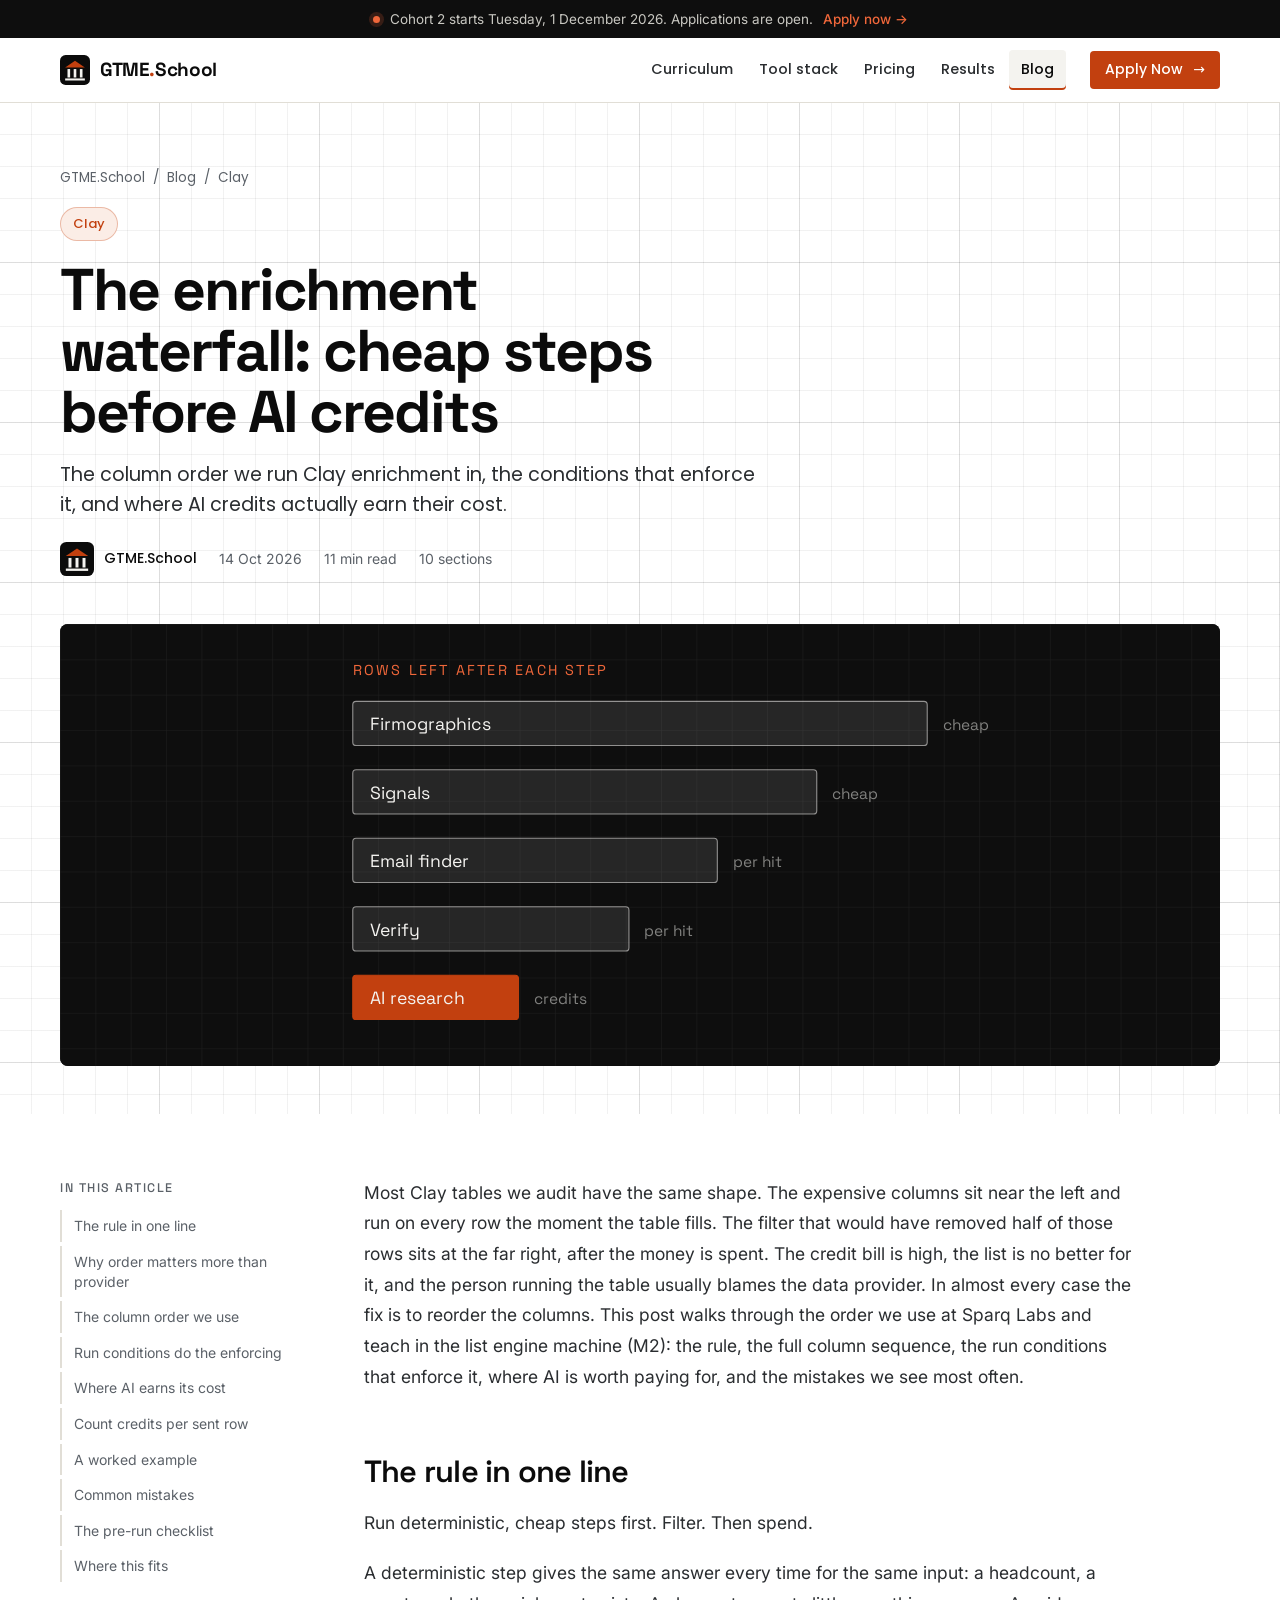
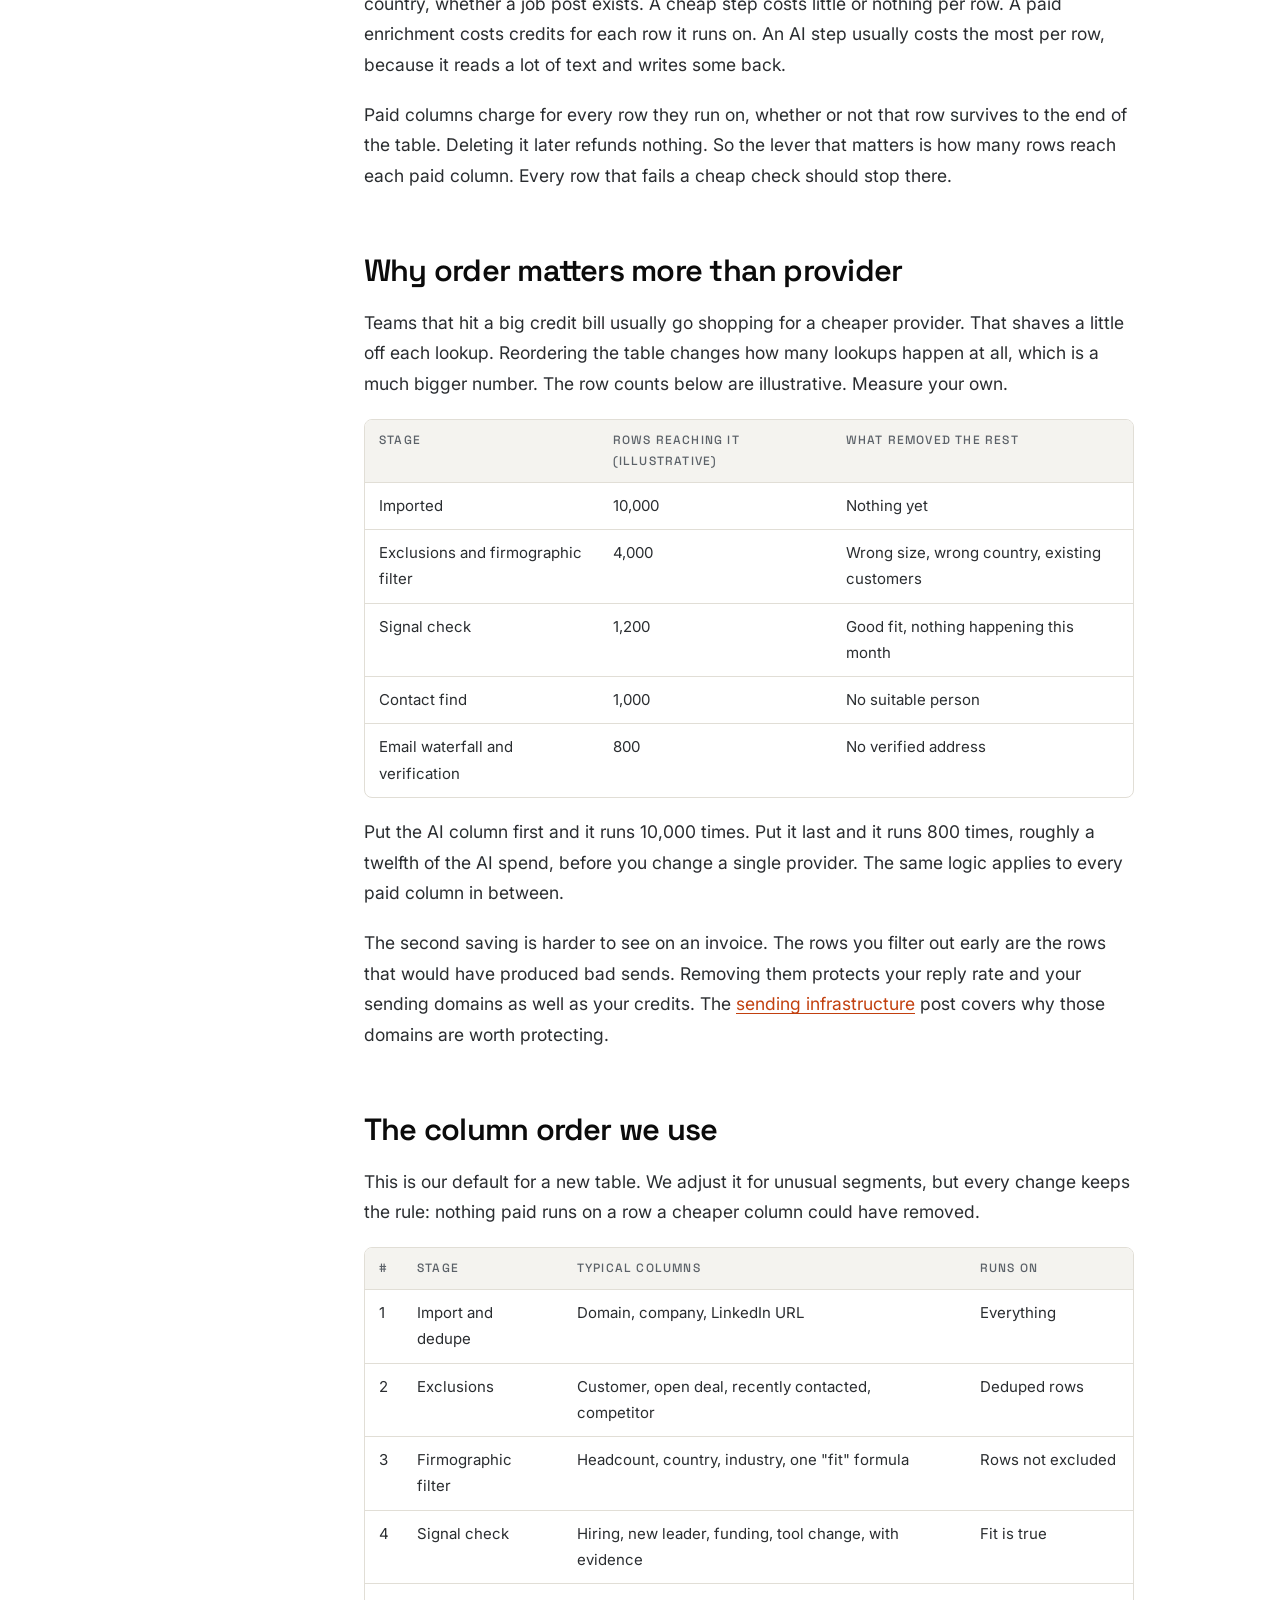
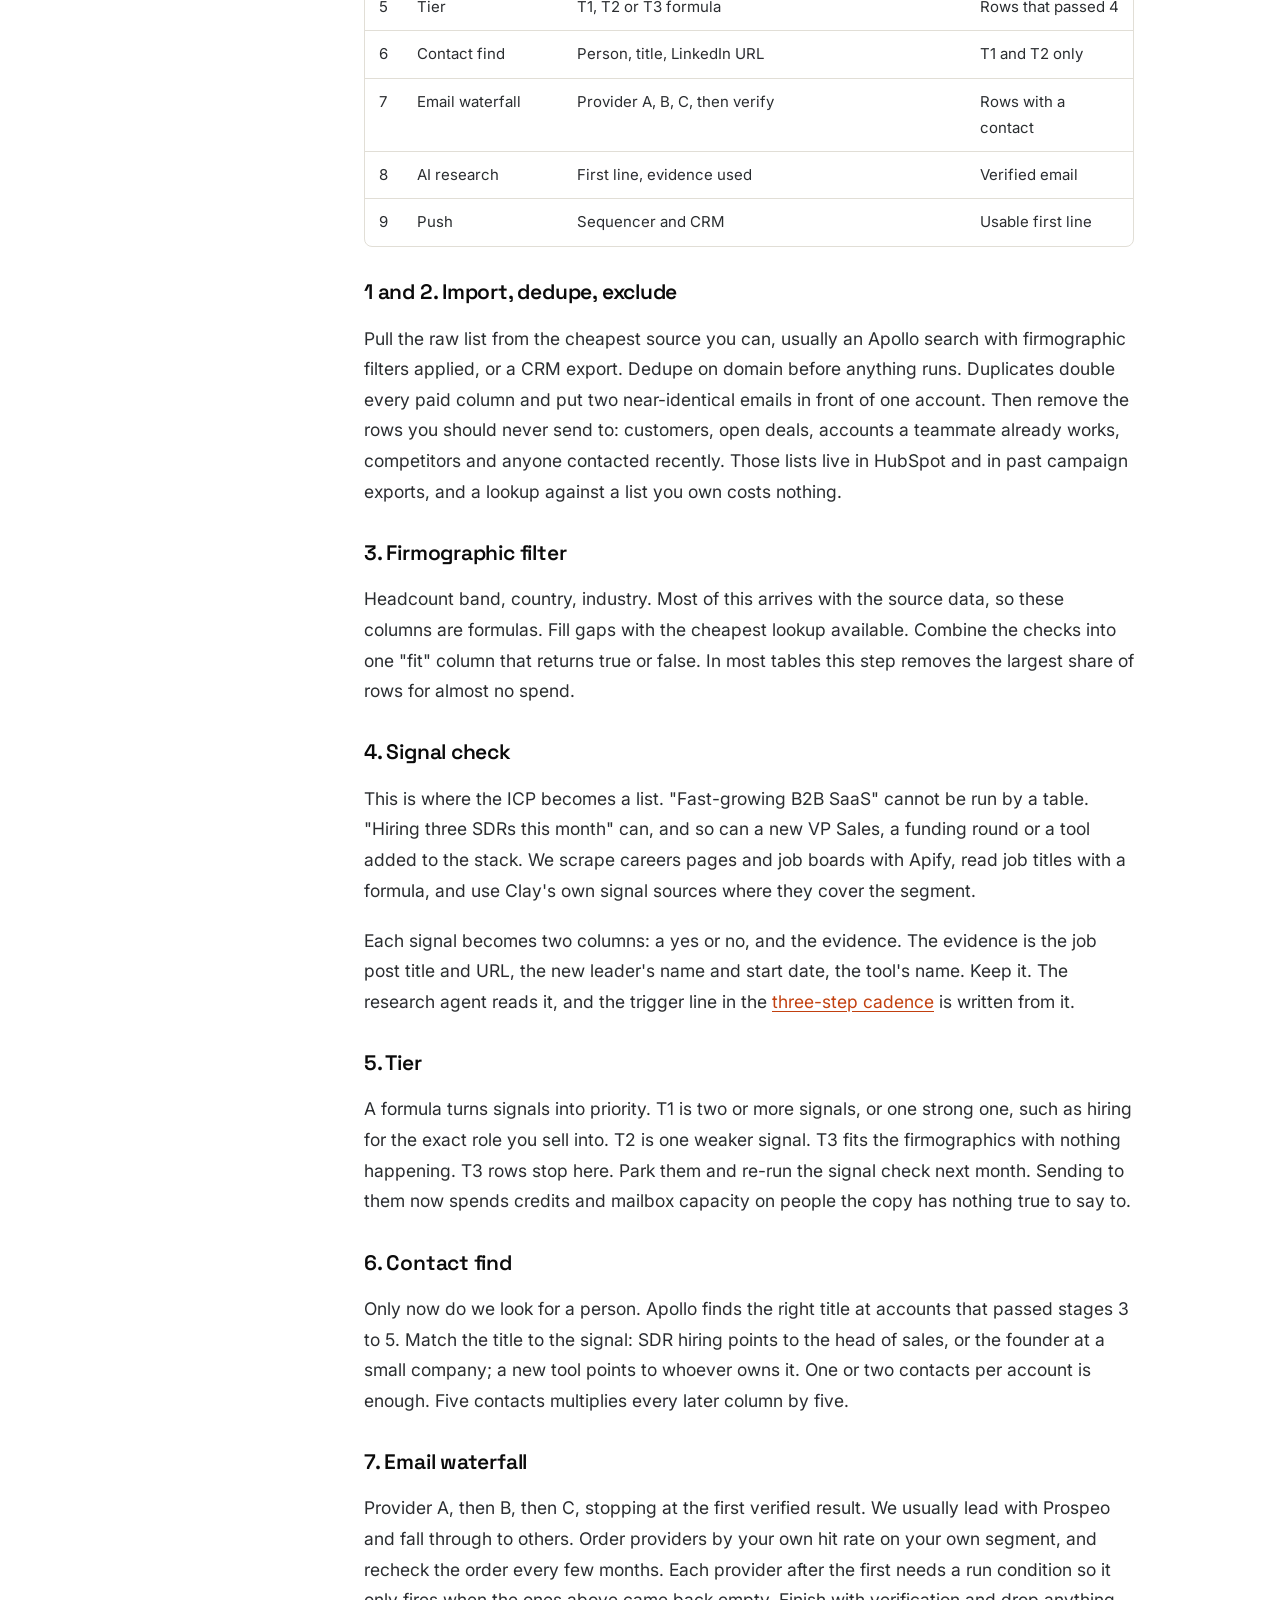
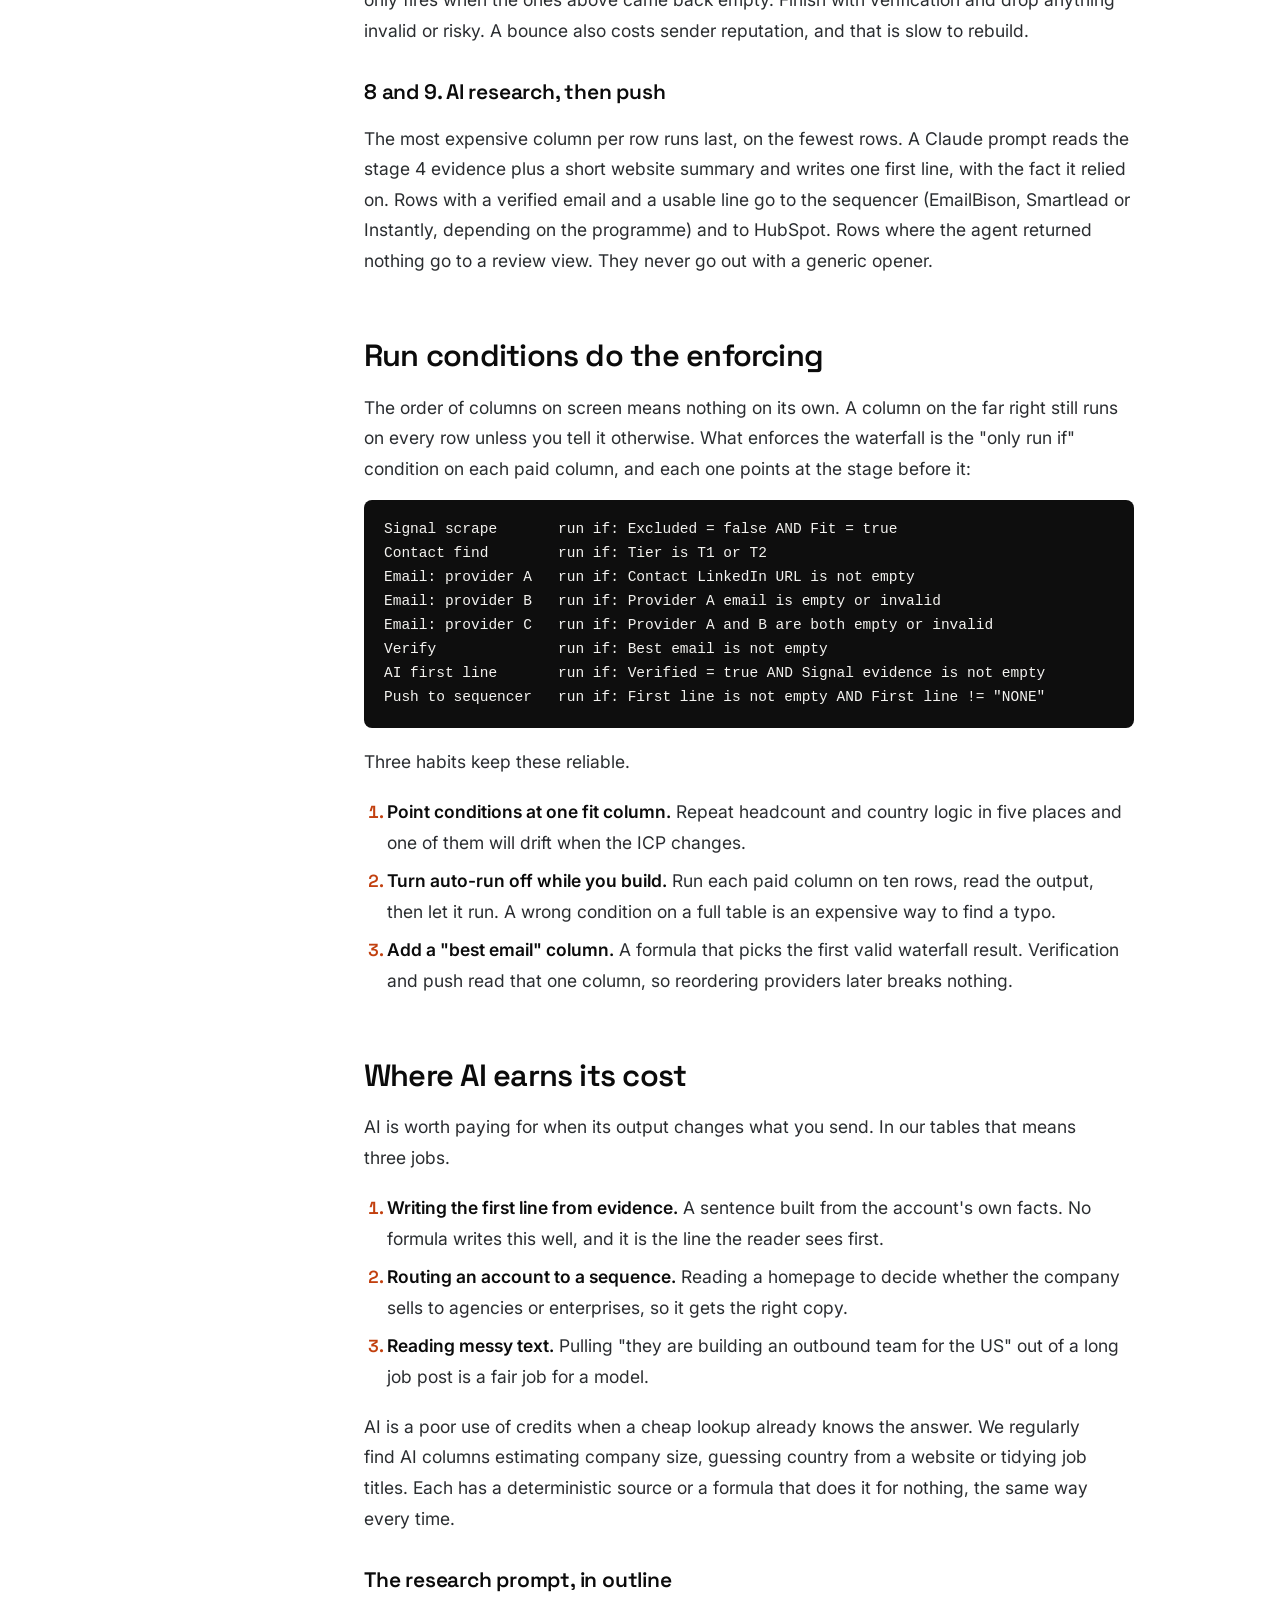
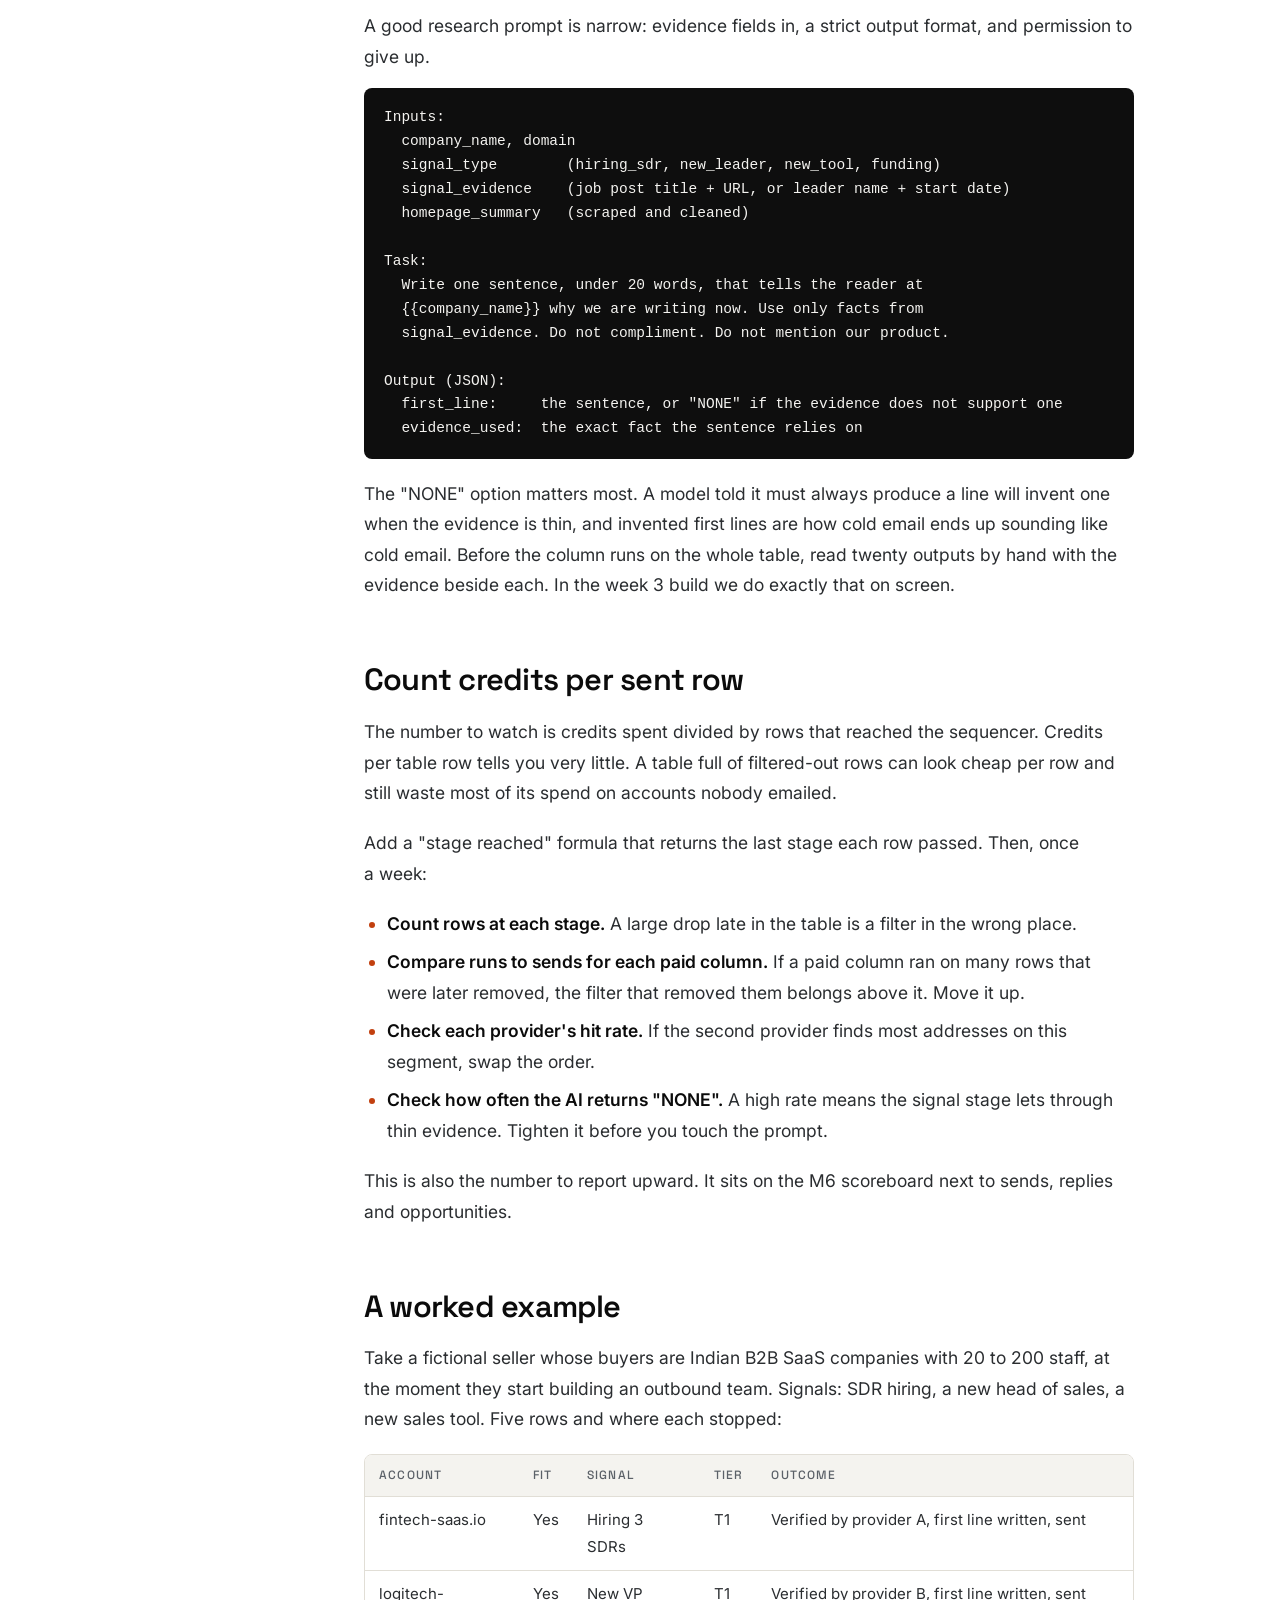
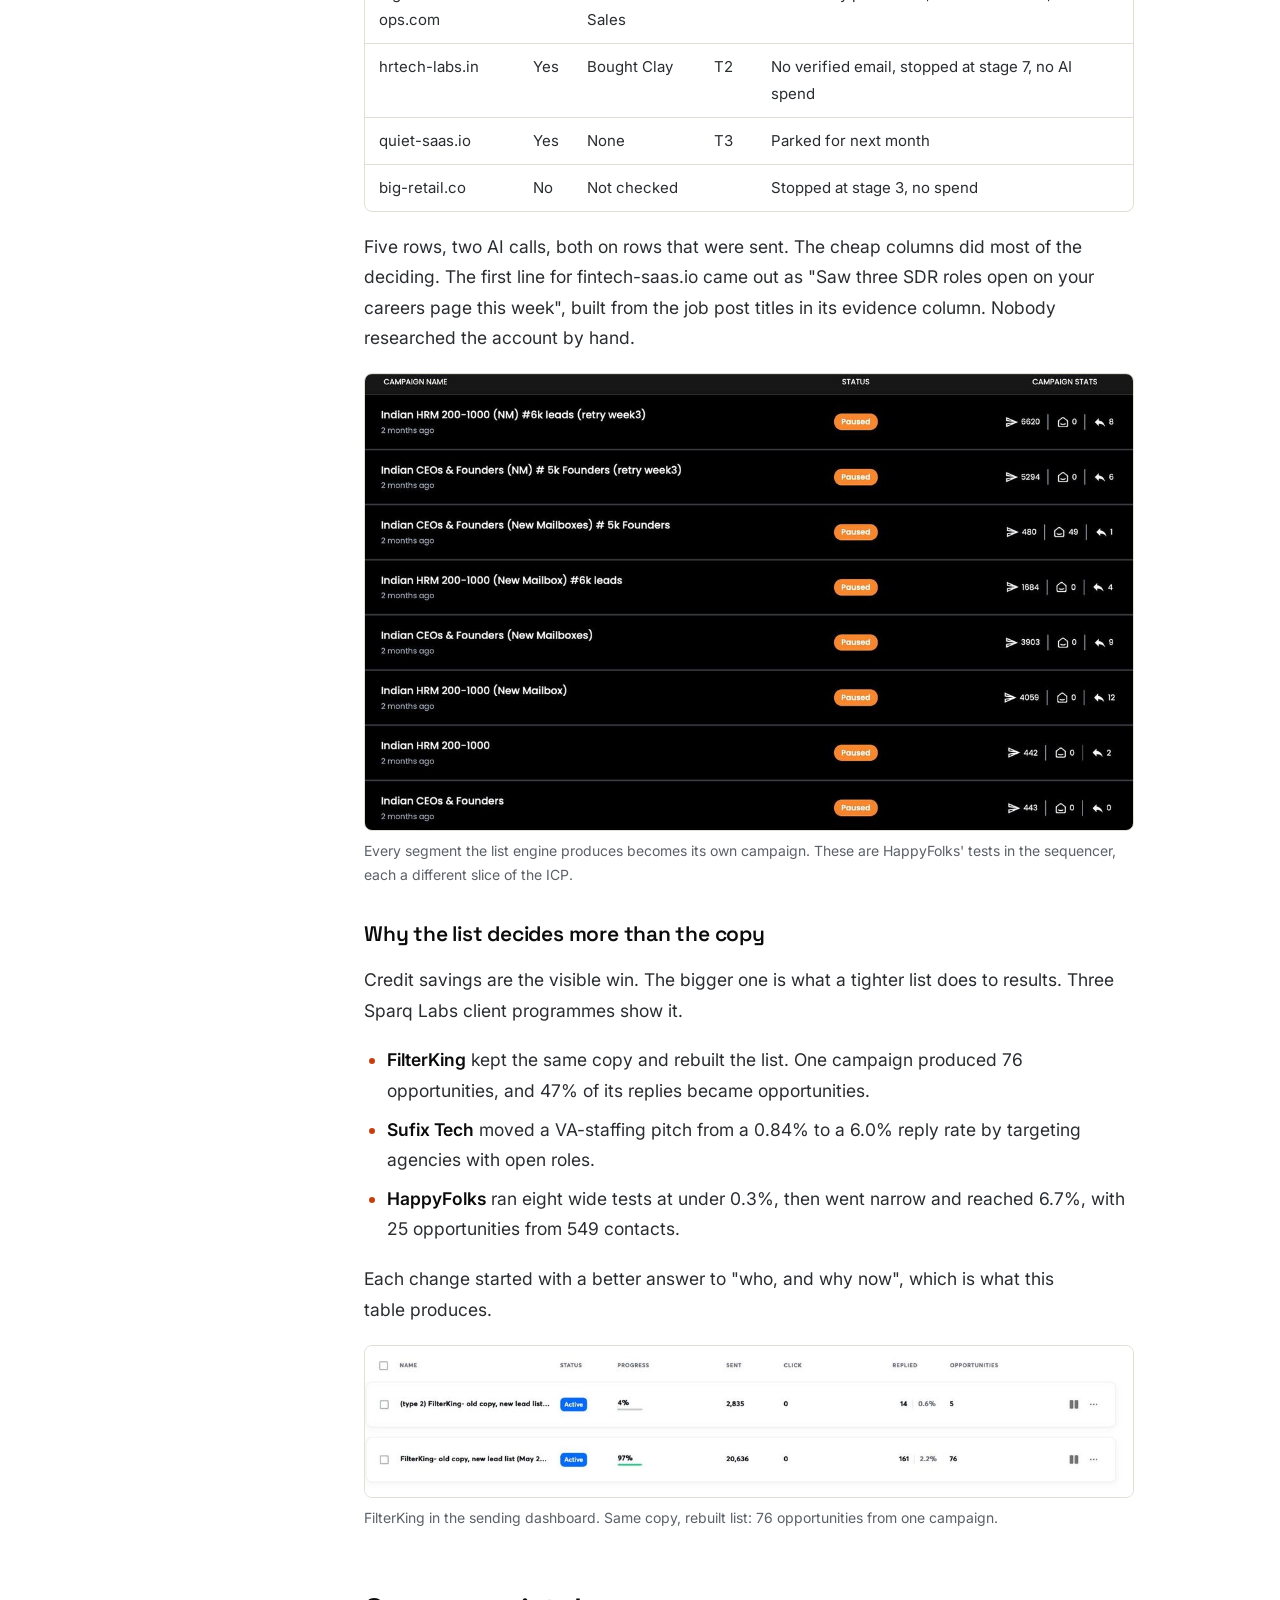
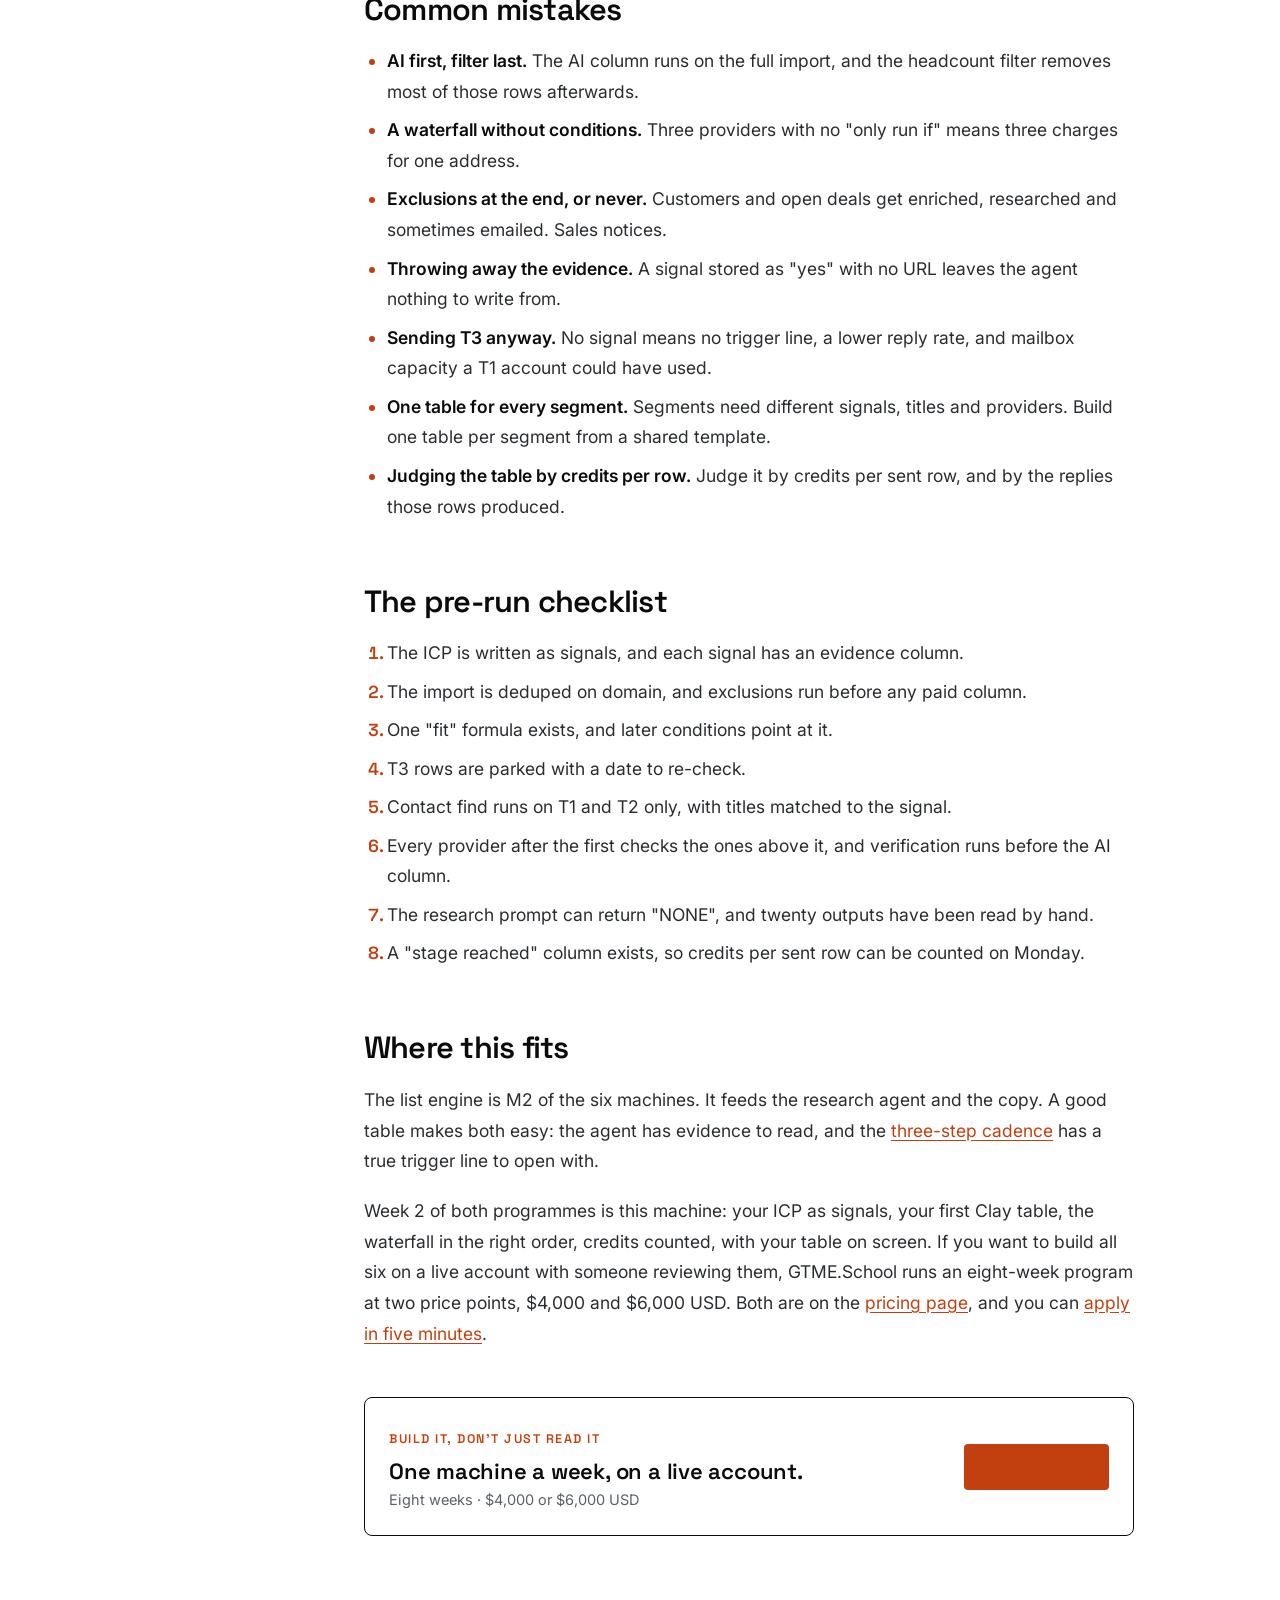
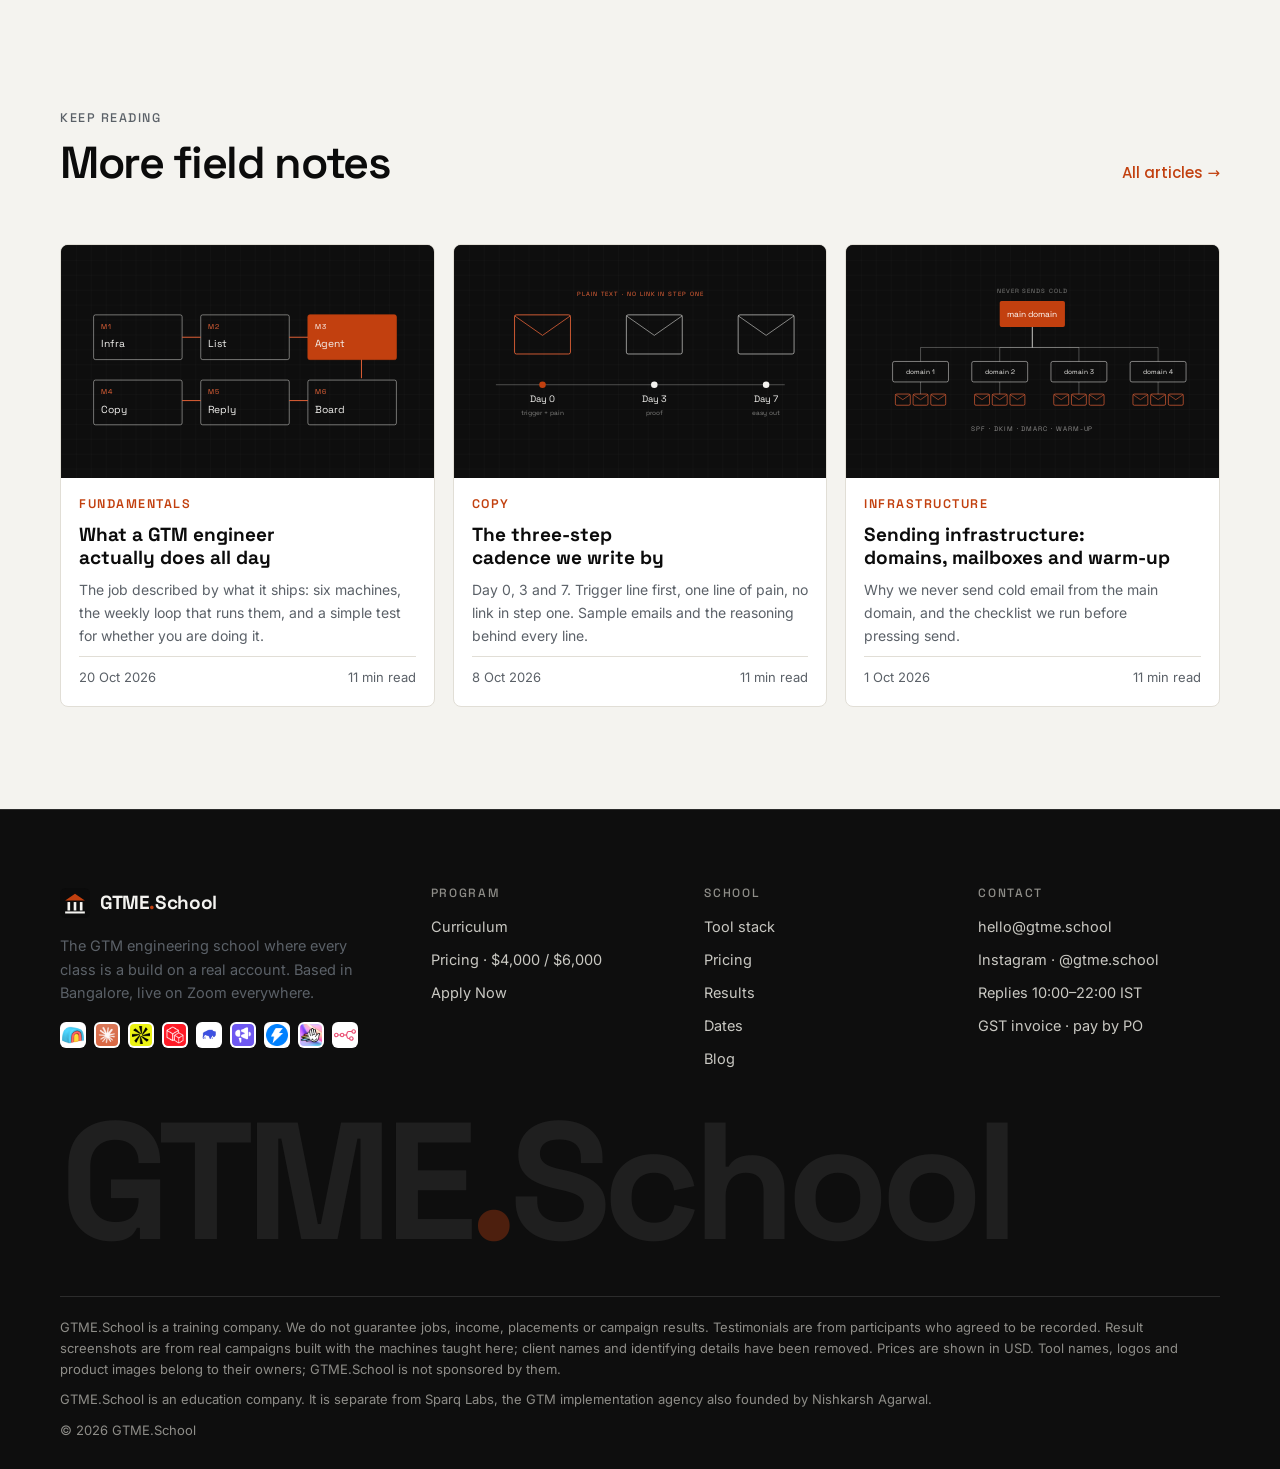
<file: blog-enrichment-waterfall.html>
<!doctype html><html lang="en"><head><meta charset="utf-8"><meta name="viewport" content="width=device-width,initial-scale=1,viewport-fit=cover"><title>The enrichment waterfall: cheap steps before AI credits · GTME.School</title><meta name="claude:viewport-fit-sides" content="cover"><meta name="description" content="The column order we run Clay enrichment in, the conditions that enforce it, and where AI credits actually earn their cost."><link rel="icon" href="favicon.svg"><link rel="preconnect" href="https://fonts.googleapis.com"><link rel="preconnect" href="https://fonts.gstatic.com" crossorigin><link rel="stylesheet" href="https://fonts.googleapis.com/css2?family=Inter:wght@400;500;600&family=Poppins:wght@400;500;600&family=Space+Grotesk:wght@400;500;600;700&display=swap"><link rel="stylesheet" href="assets/site.css"></head><body><div class="bell"><div class="wrap"><span class="dot" aria-hidden="true"></span><span>Cohort 2 starts Tuesday, 1 December 2026. Applications are open.</span><a href="pricing.html#apply">Apply now →</a></div></div>
<header class="hdr"><div class="wrap"><a class="brand " href="index.html" aria-label="GTME.School home"><svg viewBox="0 0 32 32" aria-hidden="true"><rect width="32" height="32" rx="6" fill="#0B0B0B"/><path d="M5.5 13.2 16 6l10.5 7.2z" fill="#C2400F"/><rect x="8" y="15" width="2.8" height="9" fill="#F4F3F0"/><rect x="14.6" y="15" width="2.8" height="9" fill="#F4F3F0"/><rect x="21.2" y="15" width="2.8" height="9" fill="#F4F3F0"/><rect x="5.5" y="25" width="21" height="2.2" fill="#F4F3F0"/></svg><span>GTME<span class="dotsch">.</span>School</span></a>
<nav class="nav" aria-label="Main">
<a href="index.html#plan">Curriculum</a><a href="tools.html">Tool stack</a><a href="pricing.html">Pricing</a><a href="index.html#results">Results</a><a href="blog.html" aria-current="page">Blog</a></nav>
<div class="cta"><a class="btn btn-ember btn-sm" href="pricing.html#apply">Apply Now <span class="arr" aria-hidden="true">→</span></a></div>
<button class="burger" type="button" aria-label="Open menu" aria-expanded="false" aria-controls="mnav"><span></span></button>
</div></header>
<div class="mnav" id="mnav" hidden><div class="top"><a class="brand " href="index.html" aria-label="GTME.School home"><svg viewBox="0 0 32 32" aria-hidden="true"><rect width="32" height="32" rx="6" fill="#0B0B0B"/><path d="M5.5 13.2 16 6l10.5 7.2z" fill="#C2400F"/><rect x="8" y="15" width="2.8" height="9" fill="#F4F3F0"/><rect x="14.6" y="15" width="2.8" height="9" fill="#F4F3F0"/><rect x="21.2" y="15" width="2.8" height="9" fill="#F4F3F0"/><rect x="5.5" y="25" width="21" height="2.2" fill="#F4F3F0"/></svg><span>GTME<span class="dotsch">.</span>School</span></a><button class="close" type="button" aria-label="Close menu">×</button></div>
<a class="l" href="index.html">Home</a><a class="l" href="index.html#plan">Curriculum</a><a class="l" href="tools.html">Tool stack</a><a class="l" href="pricing.html">Pricing <span>$4,000 · $6,000</span></a><a class="l" href="index.html#results">Results</a><a class="l" href="blog.html">Blog</a>
<a class="btn btn-ember" href="pricing.html#apply">Apply Now <span class="arr" aria-hidden="true">→</span></a></div><main id="top"><div class="readbar" aria-hidden="true"><i></i></div>
<section class="art-hero blueprint" style="padding-bottom:clamp(28px,4vw,48px)"><div class="wrap"><div class="crumb"><a href="index.html">GTME.School</a><span>/</span><a href="blog.html">Blog</a><span>/</span><span>Clay</span></div>
<span class="chip ember" style="margin-bottom:18px">Clay</span><h1>The enrichment waterfall: cheap steps before AI credits</h1><p class="dek">The column order we run Clay enrichment in, the conditions that enforce it, and where AI credits actually earn their cost.</p>
<div class="art-meta"><span class="au"><svg width="34" height="34" viewBox="0 0 32 32" aria-hidden="true"><rect width="32" height="32" rx="6" fill="#0B0B0B"/><path d="M5.5 13.2 16 6l10.5 7.2z" fill="#C2400F"/><rect x="8" y="15" width="2.8" height="9" fill="#F4F3F0"/><rect x="14.6" y="15" width="2.8" height="9" fill="#F4F3F0"/><rect x="21.2" y="15" width="2.8" height="9" fill="#F4F3F0"/><rect x="5.5" y="25" width="21" height="2.2" fill="#F4F3F0"/></svg>GTME.School</span><span>14 Oct 2026</span><span>11 min read</span><span>10 sections</span></div>
<div class="art-cover"><svg viewBox="0 0 1050 400" preserveAspectRatio="xMidYMid slice" role="img" aria-label="clay illustration"><defs><pattern id="gclay1" width="32" height="32" patternUnits="userSpaceOnUse"><path d="M32 0H0V32" fill="none" stroke="rgba(244,243,240,.07)"/></pattern></defs><rect width="1050" height="400" fill="#0E0E0E"/><rect width="1050" height="400" fill="url(#gclay1)"/><g transform="translate(125,-50)"><rect x="140" y="120" width="520" height="40" rx="3" fill="rgba(244,243,240,.1)" stroke="rgba(244,243,240,.55)"/><text x="156" y="146" font-family="Space Grotesk, sans-serif" font-size="16" fill="#F4F3F0">Firmographics</text><text x="674" y="146" font-family="Space Grotesk, sans-serif" font-size="14" fill="rgba(244,243,240,.5)">cheap</text><rect x="140" y="182" width="420" height="40" rx="3" fill="rgba(244,243,240,.1)" stroke="rgba(244,243,240,.55)"/><text x="156" y="208" font-family="Space Grotesk, sans-serif" font-size="16" fill="#F4F3F0">Signals</text><text x="574" y="208" font-family="Space Grotesk, sans-serif" font-size="14" fill="rgba(244,243,240,.5)">cheap</text><rect x="140" y="244" width="330" height="40" rx="3" fill="rgba(244,243,240,.1)" stroke="rgba(244,243,240,.55)"/><text x="156" y="270" font-family="Space Grotesk, sans-serif" font-size="16" fill="#F4F3F0">Email finder</text><text x="484" y="270" font-family="Space Grotesk, sans-serif" font-size="14" fill="rgba(244,243,240,.5)">per hit</text><rect x="140" y="306" width="250" height="40" rx="3" fill="rgba(244,243,240,.1)" stroke="rgba(244,243,240,.55)"/><text x="156" y="332" font-family="Space Grotesk, sans-serif" font-size="16" fill="#F4F3F0">Verify</text><text x="404" y="332" font-family="Space Grotesk, sans-serif" font-size="14" fill="rgba(244,243,240,.5)">per hit</text><rect x="140" y="368" width="150" height="40" rx="3" fill="#C2400F" stroke="#C2400F"/><text x="156" y="394" font-family="Space Grotesk, sans-serif" font-size="16" fill="#F4F3F0">AI research</text><text x="304" y="394" font-family="Space Grotesk, sans-serif" font-size="14" fill="rgba(244,243,240,.5)">credits</text><text x="140" y="96" font-family="Space Grotesk, sans-serif" font-size="13" fill="#F0673A" letter-spacing="2">ROWS LEFT AFTER EACH STEP</text></g></svg></div></div></section>
<div class="wrap art"><nav class="toc" aria-label="In this article"><span class="label">In this article</span><a href="#the-rule">The rule in one line</a><a href="#why-order">Why order matters more than provider</a><a href="#column-order">The column order we use</a><a href="#run-conditions">Run conditions do the enforcing</a><a href="#where-ai-earns">Where AI earns its cost</a><a href="#credits-per-sent-row">Count credits per sent row</a><a href="#worked-example">A worked example</a><a href="#common-mistakes">Common mistakes</a><a href="#checklist">The pre-run checklist</a><a href="#where-this-fits">Where this fits</a></nav>
<article class="prose"><p>Most Clay tables we audit have the same shape. The expensive columns sit near the left and run on every row the moment the table fills. The filter that would have removed half of those rows sits at the far right, after the money is spent. The credit bill is high, the list is no better for it, and the person running the table usually blames the data provider. In almost every case the fix is to reorder the columns. This post walks through the order we use at Sparq Labs and teach in the list engine machine (M2): the rule, the full column sequence, the run conditions that enforce it, where AI is worth paying for, and the mistakes we see most often.</p>

<h2 id="the-rule">The rule in one line</h2>
<p>Run deterministic, cheap steps first. Filter. Then spend.</p>
<p>A deterministic step gives the same answer every time for the same input: a headcount, a country, whether a job post exists. A cheap step costs little or nothing per row. A paid enrichment costs credits for each row it runs on. An AI step usually costs the most per row, because it reads a lot of text and writes some back.</p>
<p>Paid columns charge for every row they run on, whether or not that row survives to the end of the table. Deleting it later refunds nothing. So the lever that matters is how many rows reach each paid column. Every row that fails a cheap check should stop there.</p>

<h2 id="why-order">Why order matters more than provider</h2>
<p>Teams that hit a big credit bill usually go shopping for a cheaper provider. That shaves a little off each lookup. Reordering the table changes how many lookups happen at all, which is a much bigger number. The row counts below are illustrative. Measure your own.</p>
<figure class="fig-table"><table><thead><tr><th>Stage</th><th>Rows reaching it (illustrative)</th><th>What removed the rest</th></tr></thead><tbody>
<tr><td>Imported</td><td>10,000</td><td>Nothing yet</td></tr>
<tr><td>Exclusions and firmographic filter</td><td>4,000</td><td>Wrong size, wrong country, existing customers</td></tr>
<tr><td>Signal check</td><td>1,200</td><td>Good fit, nothing happening this month</td></tr>
<tr><td>Contact find</td><td>1,000</td><td>No suitable person</td></tr>
<tr><td>Email waterfall and verification</td><td>800</td><td>No verified address</td></tr>
</tbody></table></figure>
<p>Put the AI column first and it runs 10,000 times. Put it last and it runs 800 times, roughly a twelfth of the AI spend, before you change a single provider. The same logic applies to every paid column in between.</p>
<p>The second saving is harder to see on an invoice. The rows you filter out early are the rows that would have produced bad sends. Removing them protects your reply rate and your sending domains as well as your credits. The <a href="blog-sending-infrastructure.html">sending infrastructure</a> post covers why those domains are worth protecting.</p>

<h2 id="column-order">The column order we use</h2>
<p>This is our default for a new table. We adjust it for unusual segments, but every change keeps the rule: nothing paid runs on a row a cheaper column could have removed.</p>
<figure class="fig-table"><table><thead><tr><th>#</th><th>Stage</th><th>Typical columns</th><th>Runs on</th></tr></thead><tbody>
<tr><td>1</td><td>Import and dedupe</td><td>Domain, company, LinkedIn URL</td><td>Everything</td></tr>
<tr><td>2</td><td>Exclusions</td><td>Customer, open deal, recently contacted, competitor</td><td>Deduped rows</td></tr>
<tr><td>3</td><td>Firmographic filter</td><td>Headcount, country, industry, one "fit" formula</td><td>Rows not excluded</td></tr>
<tr><td>4</td><td>Signal check</td><td>Hiring, new leader, funding, tool change, with evidence</td><td>Fit is true</td></tr>
<tr><td>5</td><td>Tier</td><td>T1, T2 or T3 formula</td><td>Rows that passed 4</td></tr>
<tr><td>6</td><td>Contact find</td><td>Person, title, LinkedIn URL</td><td>T1 and T2 only</td></tr>
<tr><td>7</td><td>Email waterfall</td><td>Provider A, B, C, then verify</td><td>Rows with a contact</td></tr>
<tr><td>8</td><td>AI research</td><td>First line, evidence used</td><td>Verified email</td></tr>
<tr><td>9</td><td>Push</td><td>Sequencer and CRM</td><td>Usable first line</td></tr>
</tbody></table></figure>

<h3>1 and 2. Import, dedupe, exclude</h3>
<p>Pull the raw list from the cheapest source you can, usually an Apollo search with firmographic filters applied, or a CRM export. Dedupe on domain before anything runs. Duplicates double every paid column and put two near-identical emails in front of one account. Then remove the rows you should never send to: customers, open deals, accounts a teammate already works, competitors and anyone contacted recently. Those lists live in HubSpot and in past campaign exports, and a lookup against a list you own costs nothing.</p>

<h3>3. Firmographic filter</h3>
<p>Headcount band, country, industry. Most of this arrives with the source data, so these columns are formulas. Fill gaps with the cheapest lookup available. Combine the checks into one "fit" column that returns true or false. In most tables this step removes the largest share of rows for almost no spend.</p>

<h3>4. Signal check</h3>
<p>This is where the ICP becomes a list. "Fast-growing B2B SaaS" cannot be run by a table. "Hiring three SDRs this month" can, and so can a new VP Sales, a funding round or a tool added to the stack. We scrape careers pages and job boards with Apify, read job titles with a formula, and use Clay's own signal sources where they cover the segment.</p>
<p>Each signal becomes two columns: a yes or no, and the evidence. The evidence is the job post title and URL, the new leader's name and start date, the tool's name. Keep it. The research agent reads it, and the trigger line in the <a href="blog-three-step-cadence.html">three-step cadence</a> is written from it.</p>

<h3>5. Tier</h3>
<p>A formula turns signals into priority. T1 is two or more signals, or one strong one, such as hiring for the exact role you sell into. T2 is one weaker signal. T3 fits the firmographics with nothing happening. T3 rows stop here. Park them and re-run the signal check next month. Sending to them now spends credits and mailbox capacity on people the copy has nothing true to say to.</p>

<h3>6. Contact find</h3>
<p>Only now do we look for a person. Apollo finds the right title at accounts that passed stages 3 to 5. Match the title to the signal: SDR hiring points to the head of sales, or the founder at a small company; a new tool points to whoever owns it. One or two contacts per account is enough. Five contacts multiplies every later column by five.</p>

<h3>7. Email waterfall</h3>
<p>Provider A, then B, then C, stopping at the first verified result. We usually lead with Prospeo and fall through to others. Order providers by your own hit rate on your own segment, and recheck the order every few months. Each provider after the first needs a run condition so it only fires when the ones above came back empty. Finish with verification and drop anything invalid or risky. A bounce also costs sender reputation, and that is slow to rebuild.</p>

<h3>8 and 9. AI research, then push</h3>
<p>The most expensive column per row runs last, on the fewest rows. A Claude prompt reads the stage 4 evidence plus a short website summary and writes one first line, with the fact it relied on. Rows with a verified email and a usable line go to the sequencer (EmailBison, Smartlead or Instantly, depending on the programme) and to HubSpot. Rows where the agent returned nothing go to a review view. They never go out with a generic opener.</p>

<h2 id="run-conditions">Run conditions do the enforcing</h2>
<p>The order of columns on screen means nothing on its own. A column on the far right still runs on every row unless you tell it otherwise. What enforces the waterfall is the "only run if" condition on each paid column, and each one points at the stage before it:</p>
<pre><code>Signal scrape       run if: Excluded = false AND Fit = true
Contact find        run if: Tier is T1 or T2
Email: provider A   run if: Contact LinkedIn URL is not empty
Email: provider B   run if: Provider A email is empty or invalid
Email: provider C   run if: Provider A and B are both empty or invalid
Verify              run if: Best email is not empty
AI first line       run if: Verified = true AND Signal evidence is not empty
Push to sequencer   run if: First line is not empty AND First line != "NONE"</code></pre>
<p>Three habits keep these reliable.</p>
<ol>
<li><strong>Point conditions at one fit column.</strong> Repeat headcount and country logic in five places and one of them will drift when the ICP changes.</li>
<li><strong>Turn auto-run off while you build.</strong> Run each paid column on ten rows, read the output, then let it run. A wrong condition on a full table is an expensive way to find a typo.</li>
<li><strong>Add a "best email" column.</strong> A formula that picks the first valid waterfall result. Verification and push read that one column, so reordering providers later breaks nothing.</li>
</ol>

<h2 id="where-ai-earns">Where AI earns its cost</h2>
<p>AI is worth paying for when its output changes what you send. In our tables that means three jobs.</p>
<ol>
<li><strong>Writing the first line from evidence.</strong> A sentence built from the account's own facts. No formula writes this well, and it is the line the reader sees first.</li>
<li><strong>Routing an account to a sequence.</strong> Reading a homepage to decide whether the company sells to agencies or enterprises, so it gets the right copy.</li>
<li><strong>Reading messy text.</strong> Pulling "they are building an outbound team for the US" out of a long job post is a fair job for a model.</li>
</ol>
<p>AI is a poor use of credits when a cheap lookup already knows the answer. We regularly find AI columns estimating company size, guessing country from a website or tidying job titles. Each has a deterministic source or a formula that does it for nothing, the same way every time.</p>

<h3>The research prompt, in outline</h3>
<p>A good research prompt is narrow: evidence fields in, a strict output format, and permission to give up.</p>
<pre><code>Inputs:
  company_name, domain
  signal_type        (hiring_sdr, new_leader, new_tool, funding)
  signal_evidence    (job post title + URL, or leader name + start date)
  homepage_summary   (scraped and cleaned)

Task:
  Write one sentence, under 20 words, that tells the reader at
  {{company_name}} why we are writing now. Use only facts from
  signal_evidence. Do not compliment. Do not mention our product.

Output (JSON):
  first_line:     the sentence, or "NONE" if the evidence does not support one
  evidence_used:  the exact fact the sentence relies on</code></pre>
<p>The "NONE" option matters most. A model told it must always produce a line will invent one when the evidence is thin, and invented first lines are how cold email ends up sounding like cold email. Before the column runs on the whole table, read twenty outputs by hand with the evidence beside each. In the week 3 build we do exactly that on screen.</p>

<h2 id="credits-per-sent-row">Count credits per sent row</h2>
<p>The number to watch is credits spent divided by rows that reached the sequencer. Credits per table row tells you very little. A table full of filtered-out rows can look cheap per row and still waste most of its spend on accounts nobody emailed.</p>
<p>Add a "stage reached" formula that returns the last stage each row passed. Then, once a week:</p>
<ul>
<li><strong>Count rows at each stage.</strong> A large drop late in the table is a filter in the wrong place.</li>
<li><strong>Compare runs to sends for each paid column.</strong> If a paid column ran on many rows that were later removed, the filter that removed them belongs above it. Move it up.</li>
<li><strong>Check each provider's hit rate.</strong> If the second provider finds most addresses on this segment, swap the order.</li>
<li><strong>Check how often the AI returns "NONE".</strong> A high rate means the signal stage lets through thin evidence. Tighten it before you touch the prompt.</li>
</ul>
<p>This is also the number to report upward. It sits on the M6 scoreboard next to sends, replies and opportunities.</p>

<h2 id="worked-example">A worked example</h2>
<p>Take a fictional seller whose buyers are Indian B2B SaaS companies with 20 to 200 staff, at the moment they start building an outbound team. Signals: SDR hiring, a new head of sales, a new sales tool. Five rows and where each stopped:</p>
<figure class="fig-table"><table><thead><tr><th>Account</th><th>Fit</th><th>Signal</th><th>Tier</th><th>Outcome</th></tr></thead><tbody>
<tr><td>fintech-saas.io</td><td>Yes</td><td>Hiring 3 SDRs</td><td>T1</td><td>Verified by provider A, first line written, sent</td></tr>
<tr><td>logitech-ops.com</td><td>Yes</td><td>New VP Sales</td><td>T1</td><td>Verified by provider B, first line written, sent</td></tr>
<tr><td>hrtech-labs.in</td><td>Yes</td><td>Bought Clay</td><td>T2</td><td>No verified email, stopped at stage 7, no AI spend</td></tr>
<tr><td>quiet-saas.io</td><td>Yes</td><td>None</td><td>T3</td><td>Parked for next month</td></tr>
<tr><td>big-retail.co</td><td>No</td><td>Not checked</td><td></td><td>Stopped at stage 3, no spend</td></tr>
</tbody></table></figure>
<p>Five rows, two AI calls, both on rows that were sent. The cheap columns did most of the deciding. The first line for fintech-saas.io came out as "Saw three SDR roles open on your careers page this week", built from the job post titles in its evidence column. Nobody researched the account by hand.</p>
<figure class="fig-img"><img src="assets/img/hf-work.jpg" alt="A sequencer campaign list: HappyFolks test campaigns, one per ICP segment" loading="lazy" decoding="async"><figcaption>Every segment the list engine produces becomes its own campaign. These are HappyFolks' tests in the sequencer, each a different slice of the ICP.</figcaption></figure>
<h3>Why the list decides more than the copy</h3>
<p>Credit savings are the visible win. The bigger one is what a tighter list does to results. Three Sparq Labs client programmes show it.</p>
<ul>
<li><strong>FilterKing</strong> kept the same copy and rebuilt the list. One campaign produced 76 opportunities, and 47% of its replies became opportunities.</li>
<li><strong>Sufix Tech</strong> moved a VA-staffing pitch from a 0.84% to a 6.0% reply rate by targeting agencies with open roles.</li>
<li><strong>HappyFolks</strong> ran eight wide tests at under 0.3%, then went narrow and reached 6.7%, with 25 opportunities from 549 contacts.</li>
</ul>
<p>Each change started with a better answer to "who, and why now", which is what this table produces.</p>
<figure class="fig-img"><img src="assets/img/fk-dash.jpg" alt="FilterKing campaigns in the sending dashboard" loading="lazy" decoding="async"><figcaption>FilterKing in the sending dashboard. Same copy, rebuilt list: 76 opportunities from one campaign.</figcaption></figure>

<h2 id="common-mistakes">Common mistakes</h2>
<ul>
<li><strong>AI first, filter last.</strong> The AI column runs on the full import, and the headcount filter removes most of those rows afterwards.</li>
<li><strong>A waterfall without conditions.</strong> Three providers with no "only run if" means three charges for one address.</li>
<li><strong>Exclusions at the end, or never.</strong> Customers and open deals get enriched, researched and sometimes emailed. Sales notices.</li>
<li><strong>Throwing away the evidence.</strong> A signal stored as "yes" with no URL leaves the agent nothing to write from.</li>
<li><strong>Sending T3 anyway.</strong> No signal means no trigger line, a lower reply rate, and mailbox capacity a T1 account could have used.</li>
<li><strong>One table for every segment.</strong> Segments need different signals, titles and providers. Build one table per segment from a shared template.</li>
<li><strong>Judging the table by credits per row.</strong> Judge it by credits per sent row, and by the replies those rows produced.</li>
</ul>

<h2 id="checklist">The pre-run checklist</h2>
<ol>
<li>The ICP is written as signals, and each signal has an evidence column.</li>
<li>The import is deduped on domain, and exclusions run before any paid column.</li>
<li>One "fit" formula exists, and later conditions point at it.</li>
<li>T3 rows are parked with a date to re-check.</li>
<li>Contact find runs on T1 and T2 only, with titles matched to the signal.</li>
<li>Every provider after the first checks the ones above it, and verification runs before the AI column.</li>
<li>The research prompt can return "NONE", and twenty outputs have been read by hand.</li>
<li>A "stage reached" column exists, so credits per sent row can be counted on Monday.</li>
</ol>

<h2 id="where-this-fits">Where this fits</h2>
<p>The list engine is M2 of the six machines. It feeds the research agent and the copy. A good table makes both easy: the agent has evidence to read, and the <a href="blog-three-step-cadence.html">three-step cadence</a> has a true trigger line to open with.</p>
<p>Week 2 of both programmes is this machine: your ICP as signals, your first Clay table, the waterfall in the right order, credits counted, with your table on screen. If you want to build all six on a live account with someone reviewing them, GTME.School runs an eight-week program at two price points, $4,000 and $6,000 USD. Both are on the <a href="pricing.html">pricing page</a>, and you can <a href="pricing.html#apply">apply in five minutes</a>.</p>
<aside class="art-cta"><div><span class="label"><b>Build it, don't just read it</b></span><h3 style="margin-top:6px">One machine a week, on a live account.</h3><p class="small" style="margin-top:4px">Eight weeks · $4,000 or $6,000 USD</p></div><a class="btn btn-ember" href="pricing.html#apply">Apply Now <span class="arr">→</span></a></aside>
</article></div>
<section class="sec stone"><div class="wrap"><div class="sec-head"><div><span class="label">Keep reading</span><h2 class="h2" style="margin-top:10px">More field notes</h2></div><div style="justify-self:end"><a class="tlink" href="blog.html">All articles →</a></div></div><div class="posts" style="grid-template-columns:repeat(auto-fit,minmax(240px,1fr))"><a class="post rv d0" href="blog-what-is-a-gtm-engineer.html"><div class="cover"><svg viewBox="0 0 800 500" preserveAspectRatio="xMidYMid slice" role="img" aria-label="fundamentals illustration"><defs><pattern id="gfundamentals0" width="32" height="32" patternUnits="userSpaceOnUse"><path d="M32 0H0V32" fill="none" stroke="rgba(244,243,240,.07)"/></pattern></defs><rect width="800" height="500" fill="#0E0E0E"/><rect width="800" height="500" fill="url(#gfundamentals0)"/><g transform="translate(0,0)"><rect x="70" y="150" width="190" height="96" rx="4" fill="none" stroke="rgba(244,243,240,.6)" stroke-width="1.6"/><text x="86" y="180" font-family="Space Grotesk, sans-serif" font-size="15" fill="#F0673A" letter-spacing="2">M1</text><text x="86" y="220" font-family="Space Grotesk, sans-serif" font-size="22" fill="#F4F3F0">Infra</text><rect x="300" y="150" width="190" height="96" rx="4" fill="none" stroke="rgba(244,243,240,.6)" stroke-width="1.6"/><text x="316" y="180" font-family="Space Grotesk, sans-serif" font-size="15" fill="#F0673A" letter-spacing="2">M2</text><text x="316" y="220" font-family="Space Grotesk, sans-serif" font-size="22" fill="#F4F3F0">List</text><rect x="530" y="150" width="190" height="96" rx="4" fill="#C2400F" stroke="#C2400F" stroke-width="1.6"/><text x="546" y="180" font-family="Space Grotesk, sans-serif" font-size="15" fill="#fff" letter-spacing="2">M3</text><text x="546" y="220" font-family="Space Grotesk, sans-serif" font-size="22" fill="#F4F3F0">Agent</text><rect x="70" y="290" width="190" height="96" rx="4" fill="none" stroke="rgba(244,243,240,.6)" stroke-width="1.6"/><text x="86" y="320" font-family="Space Grotesk, sans-serif" font-size="15" fill="#F0673A" letter-spacing="2">M4</text><text x="86" y="360" font-family="Space Grotesk, sans-serif" font-size="22" fill="#F4F3F0">Copy</text><rect x="300" y="290" width="190" height="96" rx="4" fill="none" stroke="rgba(244,243,240,.6)" stroke-width="1.6"/><text x="316" y="320" font-family="Space Grotesk, sans-serif" font-size="15" fill="#F0673A" letter-spacing="2">M5</text><text x="316" y="360" font-family="Space Grotesk, sans-serif" font-size="22" fill="#F4F3F0">Reply</text><rect x="530" y="290" width="190" height="96" rx="4" fill="none" stroke="rgba(244,243,240,.6)" stroke-width="1.6"/><text x="546" y="320" font-family="Space Grotesk, sans-serif" font-size="15" fill="#F0673A" letter-spacing="2">M6</text><text x="546" y="360" font-family="Space Grotesk, sans-serif" font-size="22" fill="#F4F3F0">Board</text><path d="M260 198h40M490 198h40M645 246v40M530 334h-40M300 334h-40" stroke="#F0673A" stroke-width="2"/></g></svg></div><div class="bd"><span class="label"><b>Fundamentals</b></span><h3>What a GTM engineer actually does all day</h3><p>The job described by what it ships: six machines, the weekly loop that runs them, and a simple test for whether you are doing it.</p><div class="meta"><span>20 Oct 2026</span><span>11 min read</span></div></div></a><a class="post rv d1" href="blog-three-step-cadence.html"><div class="cover"><svg viewBox="0 0 800 500" preserveAspectRatio="xMidYMid slice" role="img" aria-label="copy illustration"><defs><pattern id="gcopy0" width="32" height="32" patternUnits="userSpaceOnUse"><path d="M32 0H0V32" fill="none" stroke="rgba(244,243,240,.07)"/></pattern></defs><rect width="800" height="500" fill="#0E0E0E"/><rect width="800" height="500" fill="url(#gcopy0)"/><g transform="translate(0,0)"><path d="M90 300 H710" stroke="rgba(244,243,240,.4)" stroke-width="1.5"/><circle cx="190" cy="300" r="7" fill="#C2400F"/><rect x="130" y="150" width="120" height="84" rx="4" fill="none" stroke="#F0673A" stroke-width="1.8"/><path d="M130 152 l60 42 60-42" fill="none" stroke="#F0673A" stroke-width="1.6"/><text x="190" y="338" font-family="Space Grotesk, sans-serif" font-size="20" fill="#F4F3F0" text-anchor="middle">Day 0</text><text x="190" y="364" font-family="Space Grotesk, sans-serif" font-size="14" fill="rgba(244,243,240,.5)" text-anchor="middle">trigger + pain</text><circle cx="430" cy="300" r="7" fill="#F4F3F0"/><rect x="370" y="150" width="120" height="84" rx="4" fill="none" stroke="rgba(244,243,240,.7)" stroke-width="1.8"/><path d="M370 152 l60 42 60-42" fill="none" stroke="rgba(244,243,240,.7)" stroke-width="1.6"/><text x="430" y="338" font-family="Space Grotesk, sans-serif" font-size="20" fill="#F4F3F0" text-anchor="middle">Day 3</text><text x="430" y="364" font-family="Space Grotesk, sans-serif" font-size="14" fill="rgba(244,243,240,.5)" text-anchor="middle">proof</text><circle cx="670" cy="300" r="7" fill="#F4F3F0"/><rect x="610" y="150" width="120" height="84" rx="4" fill="none" stroke="rgba(244,243,240,.7)" stroke-width="1.8"/><path d="M610 152 l60 42 60-42" fill="none" stroke="rgba(244,243,240,.7)" stroke-width="1.6"/><text x="670" y="338" font-family="Space Grotesk, sans-serif" font-size="20" fill="#F4F3F0" text-anchor="middle">Day 7</text><text x="670" y="364" font-family="Space Grotesk, sans-serif" font-size="14" fill="rgba(244,243,240,.5)" text-anchor="middle">easy out</text><text x="400" y="110" font-family="Space Grotesk, sans-serif" font-size="13" fill="#F0673A" text-anchor="middle" letter-spacing="2">PLAIN TEXT · NO LINK IN STEP ONE</text></g></svg></div><div class="bd"><span class="label"><b>Copy</b></span><h3>The three-step cadence we write by</h3><p>Day 0, 3 and 7. Trigger line first, one line of pain, no link in step one. Sample emails and the reasoning behind every line.</p><div class="meta"><span>8 Oct 2026</span><span>11 min read</span></div></div></a><a class="post rv d2" href="blog-sending-infrastructure.html"><div class="cover"><svg viewBox="0 0 800 500" preserveAspectRatio="xMidYMid slice" role="img" aria-label="infrastructure illustration"><defs><pattern id="ginfrastructure0" width="32" height="32" patternUnits="userSpaceOnUse"><path d="M32 0H0V32" fill="none" stroke="rgba(244,243,240,.07)"/></pattern></defs><rect width="800" height="500" fill="#0E0E0E"/><rect width="800" height="500" fill="url(#ginfrastructure0)"/><g transform="translate(0,0)"><rect x="330" y="120" width="140" height="56" rx="4" fill="#C2400F"/><text x="400" y="154" font-family="Space Grotesk, sans-serif" font-size="18" fill="#fff" text-anchor="middle">main domain</text><text x="400" y="104" font-family="Space Grotesk, sans-serif" font-size="13" fill="rgba(244,243,240,.5)" text-anchor="middle" letter-spacing="2">NEVER SENDS COLD</text><path d="M400 176 V220 H160 V250" fill="none" stroke="rgba(244,243,240,.4)" stroke-width="1.5"/><rect x="100" y="250" width="120" height="44" rx="4" fill="none" stroke="rgba(244,243,240,.7)" stroke-width="1.5"/><text x="160" y="278" font-family="Space Grotesk, sans-serif" font-size="14" fill="#F4F3F0" text-anchor="middle">domain 1</text><rect x="106" y="320" width="32" height="24" rx="3" fill="none" stroke="#F0673A" stroke-width="1.4"/><path d="M106 321 l16 11 16-11" fill="none" stroke="#F0673A" stroke-width="1.2"/><rect x="144" y="320" width="32" height="24" rx="3" fill="none" stroke="#F0673A" stroke-width="1.4"/><path d="M144 321 l16 11 16-11" fill="none" stroke="#F0673A" stroke-width="1.2"/><rect x="182" y="320" width="32" height="24" rx="3" fill="none" stroke="#F0673A" stroke-width="1.4"/><path d="M182 321 l16 11 16-11" fill="none" stroke="#F0673A" stroke-width="1.2"/><path d="M160 294 V320" stroke="rgba(244,243,240,.4)" stroke-width="1.5"/><path d="M400 176 V220 H330 V250" fill="none" stroke="rgba(244,243,240,.4)" stroke-width="1.5"/><rect x="270" y="250" width="120" height="44" rx="4" fill="none" stroke="rgba(244,243,240,.7)" stroke-width="1.5"/><text x="330" y="278" font-family="Space Grotesk, sans-serif" font-size="14" fill="#F4F3F0" text-anchor="middle">domain 2</text><rect x="276" y="320" width="32" height="24" rx="3" fill="none" stroke="#F0673A" stroke-width="1.4"/><path d="M276 321 l16 11 16-11" fill="none" stroke="#F0673A" stroke-width="1.2"/><rect x="314" y="320" width="32" height="24" rx="3" fill="none" stroke="#F0673A" stroke-width="1.4"/><path d="M314 321 l16 11 16-11" fill="none" stroke="#F0673A" stroke-width="1.2"/><rect x="352" y="320" width="32" height="24" rx="3" fill="none" stroke="#F0673A" stroke-width="1.4"/><path d="M352 321 l16 11 16-11" fill="none" stroke="#F0673A" stroke-width="1.2"/><path d="M330 294 V320" stroke="rgba(244,243,240,.4)" stroke-width="1.5"/><path d="M400 176 V220 H500 V250" fill="none" stroke="rgba(244,243,240,.4)" stroke-width="1.5"/><rect x="440" y="250" width="120" height="44" rx="4" fill="none" stroke="rgba(244,243,240,.7)" stroke-width="1.5"/><text x="500" y="278" font-family="Space Grotesk, sans-serif" font-size="14" fill="#F4F3F0" text-anchor="middle">domain 3</text><rect x="446" y="320" width="32" height="24" rx="3" fill="none" stroke="#F0673A" stroke-width="1.4"/><path d="M446 321 l16 11 16-11" fill="none" stroke="#F0673A" stroke-width="1.2"/><rect x="484" y="320" width="32" height="24" rx="3" fill="none" stroke="#F0673A" stroke-width="1.4"/><path d="M484 321 l16 11 16-11" fill="none" stroke="#F0673A" stroke-width="1.2"/><rect x="522" y="320" width="32" height="24" rx="3" fill="none" stroke="#F0673A" stroke-width="1.4"/><path d="M522 321 l16 11 16-11" fill="none" stroke="#F0673A" stroke-width="1.2"/><path d="M500 294 V320" stroke="rgba(244,243,240,.4)" stroke-width="1.5"/><path d="M400 176 V220 H670 V250" fill="none" stroke="rgba(244,243,240,.4)" stroke-width="1.5"/><rect x="610" y="250" width="120" height="44" rx="4" fill="none" stroke="rgba(244,243,240,.7)" stroke-width="1.5"/><text x="670" y="278" font-family="Space Grotesk, sans-serif" font-size="14" fill="#F4F3F0" text-anchor="middle">domain 4</text><rect x="616" y="320" width="32" height="24" rx="3" fill="none" stroke="#F0673A" stroke-width="1.4"/><path d="M616 321 l16 11 16-11" fill="none" stroke="#F0673A" stroke-width="1.2"/><rect x="654" y="320" width="32" height="24" rx="3" fill="none" stroke="#F0673A" stroke-width="1.4"/><path d="M654 321 l16 11 16-11" fill="none" stroke="#F0673A" stroke-width="1.2"/><rect x="692" y="320" width="32" height="24" rx="3" fill="none" stroke="#F0673A" stroke-width="1.4"/><path d="M692 321 l16 11 16-11" fill="none" stroke="#F0673A" stroke-width="1.2"/><path d="M670 294 V320" stroke="rgba(244,243,240,.4)" stroke-width="1.5"/><text x="400" y="400" font-family="Space Grotesk, sans-serif" font-size="14" fill="rgba(244,243,240,.55)" text-anchor="middle" letter-spacing="2">SPF · DKIM · DMARC · WARM-UP</text></g></svg></div><div class="bd"><span class="label"><b>Infrastructure</b></span><h3>Sending infrastructure: domains, mailboxes and warm-up</h3><p>Why we never send cold email from the main domain, and the checklist we run before pressing send.</p><div class="meta"><span>1 Oct 2026</span><span>11 min read</span></div></div></a></div></div></section></main><footer class="ftr"><div class="wrap">
<div class="top"><div><a class="brand " href="index.html" aria-label="GTME.School home"><svg viewBox="0 0 32 32" aria-hidden="true"><rect width="32" height="32" rx="6" fill="#0B0B0B"/><path d="M5.5 13.2 16 6l10.5 7.2z" fill="#C2400F"/><rect x="8" y="15" width="2.8" height="9" fill="#F4F3F0"/><rect x="14.6" y="15" width="2.8" height="9" fill="#F4F3F0"/><rect x="21.2" y="15" width="2.8" height="9" fill="#F4F3F0"/><rect x="5.5" y="25" width="21" height="2.2" fill="#F4F3F0"/></svg><span>GTME<span class="dotsch">.</span>School</span></a><p class="small" style="margin-top:16px;max-width:36ch">The GTM engineering school where every class is a build on a real account. Based in Bangalore, live on Zoom everywhere.</p><div class="tools"><img src="assets/logos/clay.png" alt="Clay" class="" loading="lazy" decoding="async" width="28" height="28"><img src="assets/logos/claude.png" alt="Claude" class="" loading="lazy" decoding="async" width="28" height="28"><img src="assets/logos/apollo.png" alt="Apollo" class="" loading="lazy" decoding="async" width="28" height="28"><img src="assets/logos/prospeo.png" alt="Prospeo" class="" loading="lazy" decoding="async" width="28" height="28"><img src="assets/logos/emailbison.png" alt="EmailBison" class="" loading="lazy" decoding="async" width="28" height="28"><img src="assets/logos/smartlead.png" alt="Smartlead" class="" loading="lazy" decoding="async" width="28" height="28"><img src="assets/logos/instantly.png" alt="Instantly" class="" loading="lazy" decoding="async" width="28" height="28"><img src="assets/logos/heyreach.png" alt="HeyReach" class="" loading="lazy" decoding="async" width="28" height="28"><img src="assets/logos/n8n.svg" alt="n8n" class="" loading="lazy" decoding="async" width="28" height="28"></div></div>
<div><h4>Program</h4><ul><li><a href="index.html#plan">Curriculum</a></li><li><a href="pricing.html">Pricing · $4,000 / $6,000</a></li><li><a href="pricing.html#apply">Apply Now</a></li></ul></div>
<div><h4>School</h4><ul><li><a href="tools.html">Tool stack</a></li><li><a href="pricing.html">Pricing</a></li><li><a href="index.html#results">Results</a></li><li><a href="index.html#dates">Dates</a></li><li><a href="blog.html">Blog</a></li></ul></div>
<div><h4>Contact</h4><ul><li><span style="user-select:all">hello@gtme.school</span></li><li><a href="https://www.instagram.com/gtme.school/" target="_blank" rel="noopener">Instagram · @gtme.school</a></li><li>Replies 10:00–22:00 IST</li><li>GST invoice · pay by PO</li></ul></div></div>
<div class="bigword" aria-hidden="true">GTME<span>.</span>School</div>
<div class="legal"><p>GTME.School is a training company. We do not guarantee jobs, income, placements or campaign results. Testimonials are from participants who agreed to be recorded. Result screenshots are from real campaigns built with the machines taught here; client names and identifying details have been removed. Prices are shown in USD. Tool names, logos and product images belong to their owners; GTME.School is not sponsored by them.</p><p>GTME.School is an education company. It is separate from Sparq Labs, the GTM implementation agency also founded by Nishkarsh Agarwal.</p><p>© 2026 GTME.School</p></div>
</div></footer><script src="assets/site.js"></script></body></html>
</file>
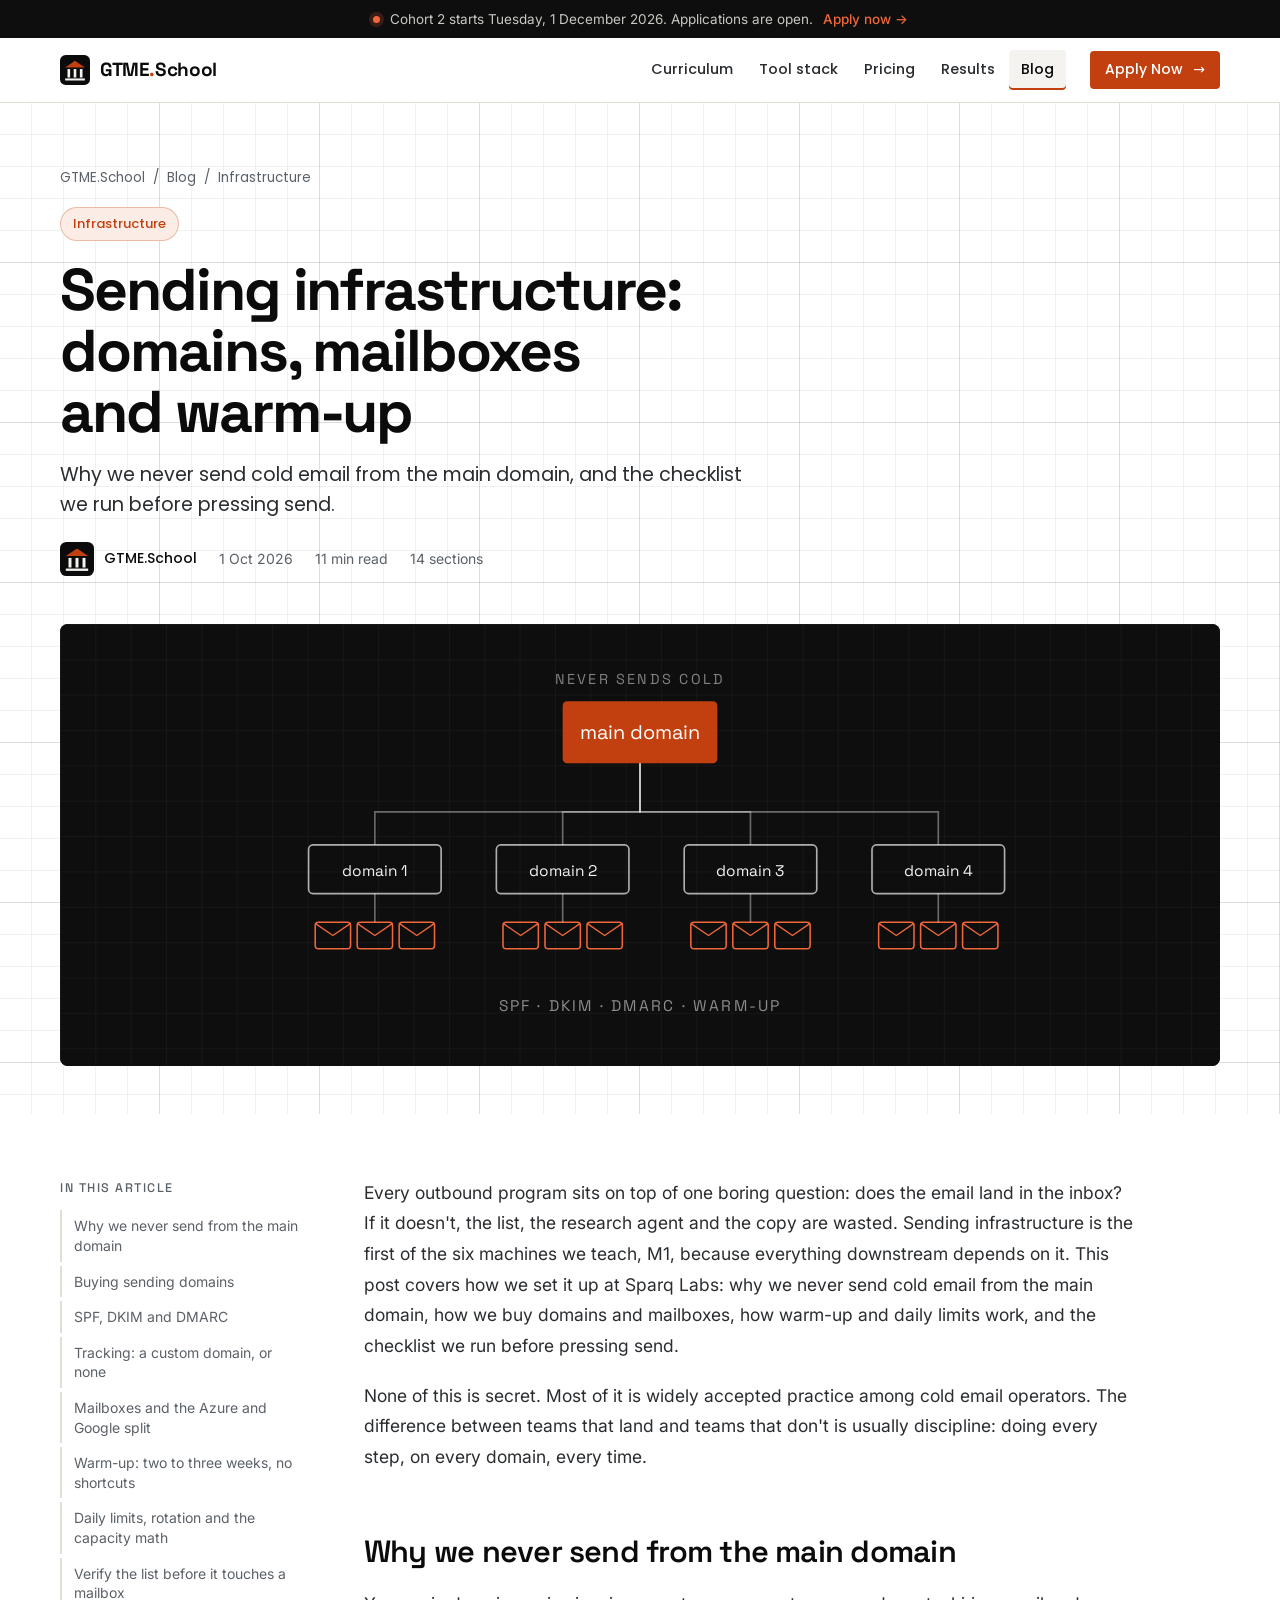
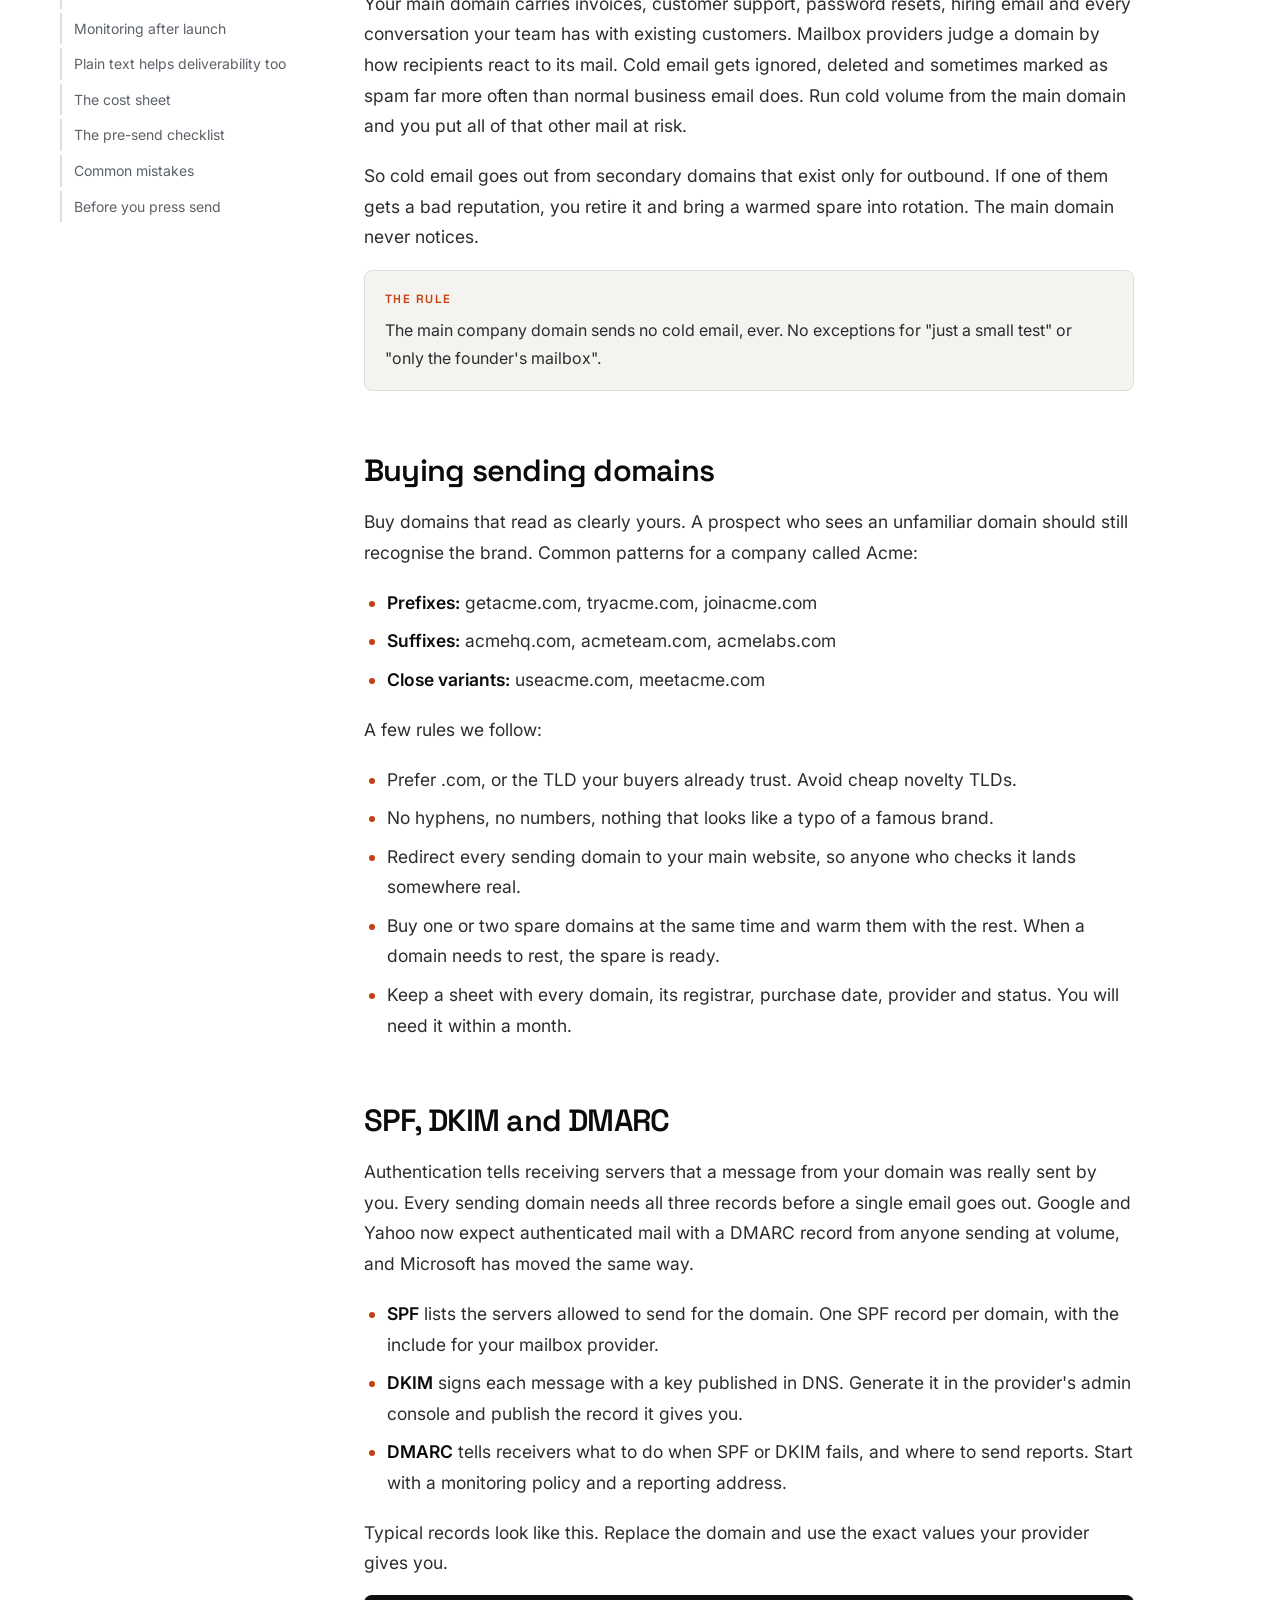
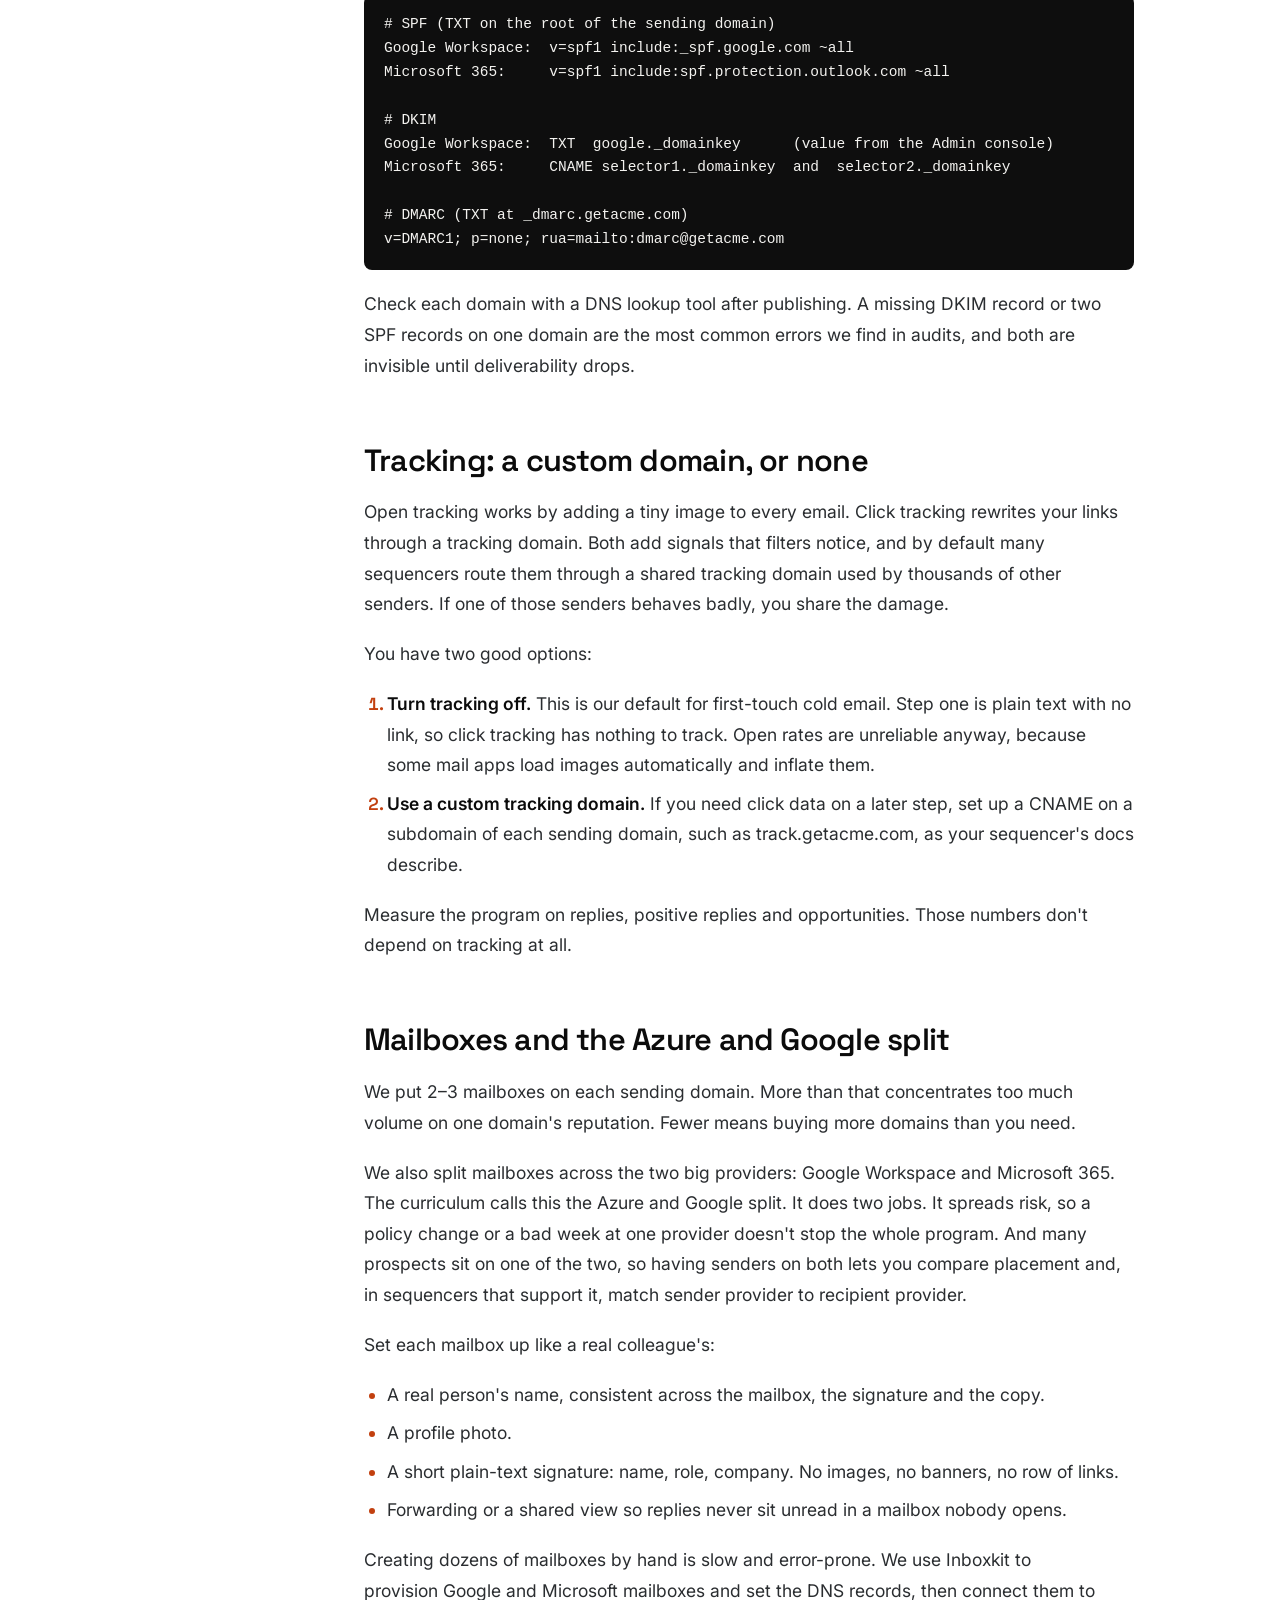
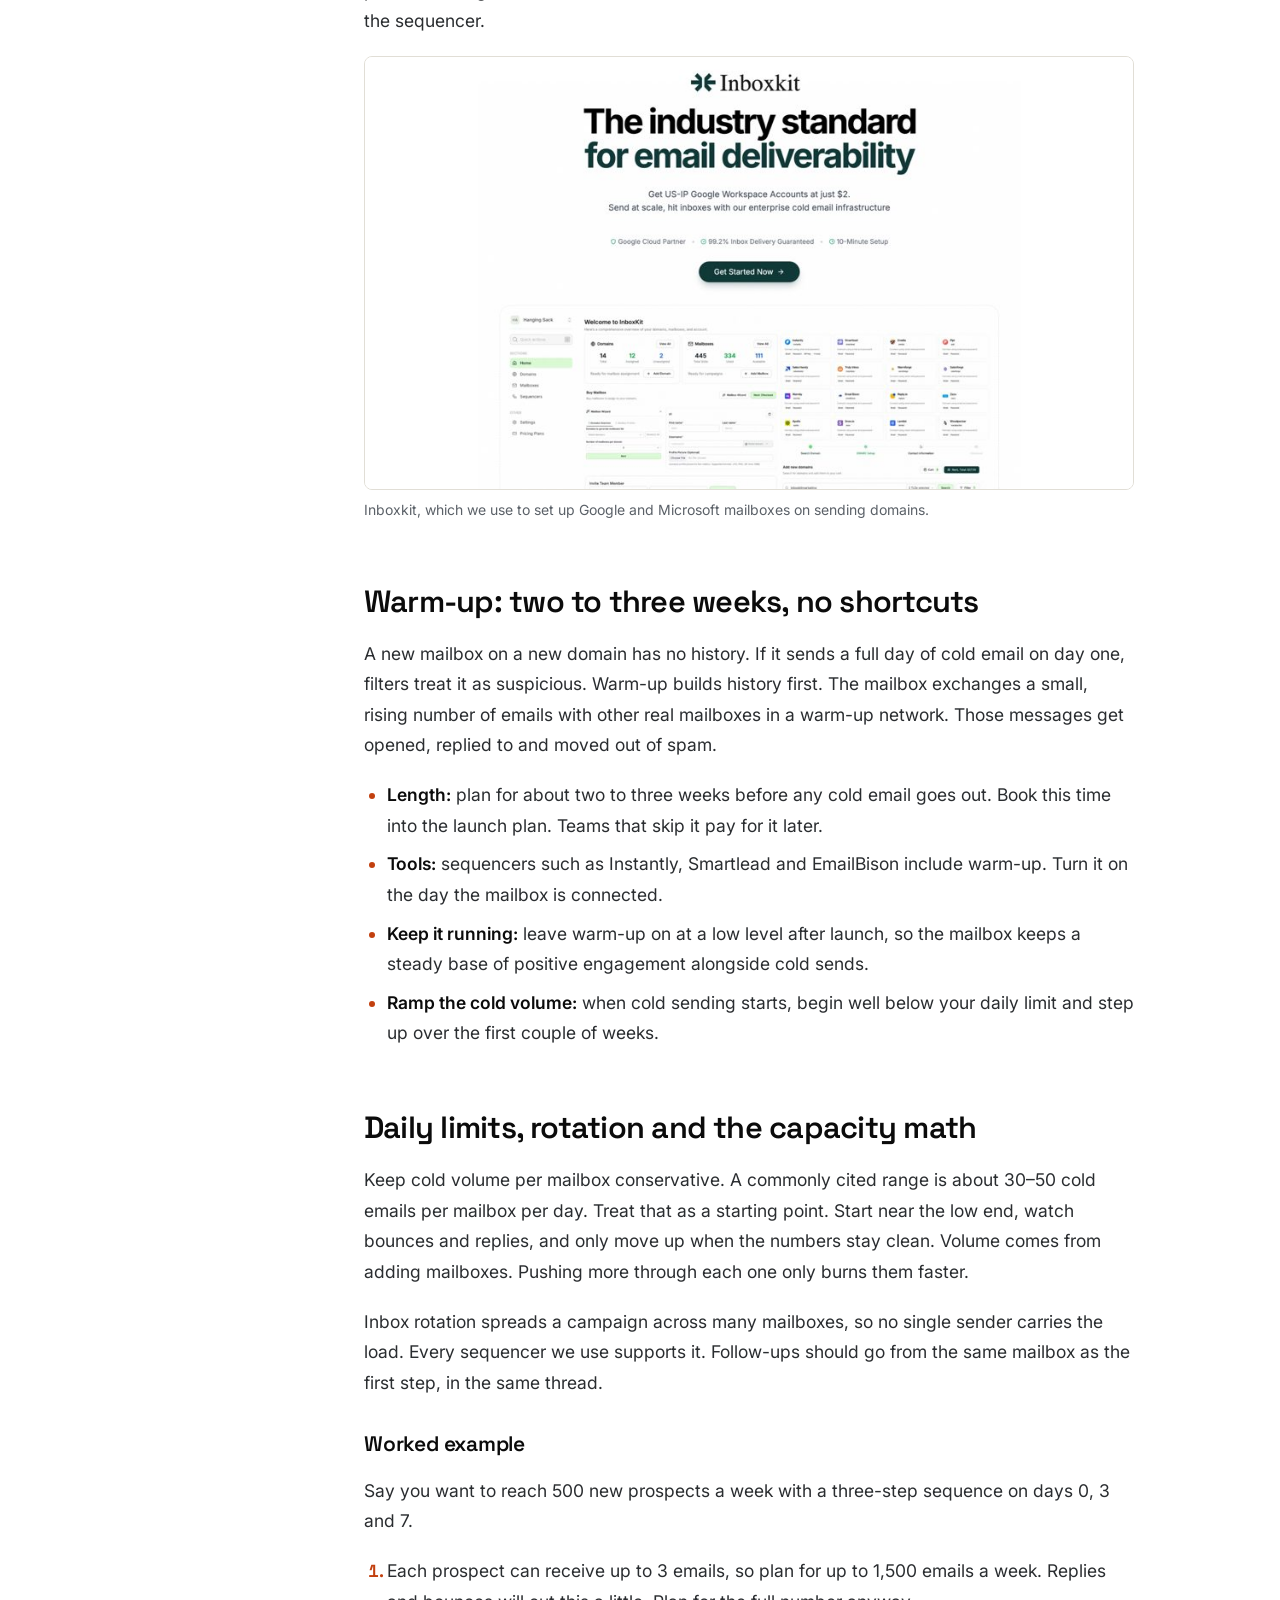
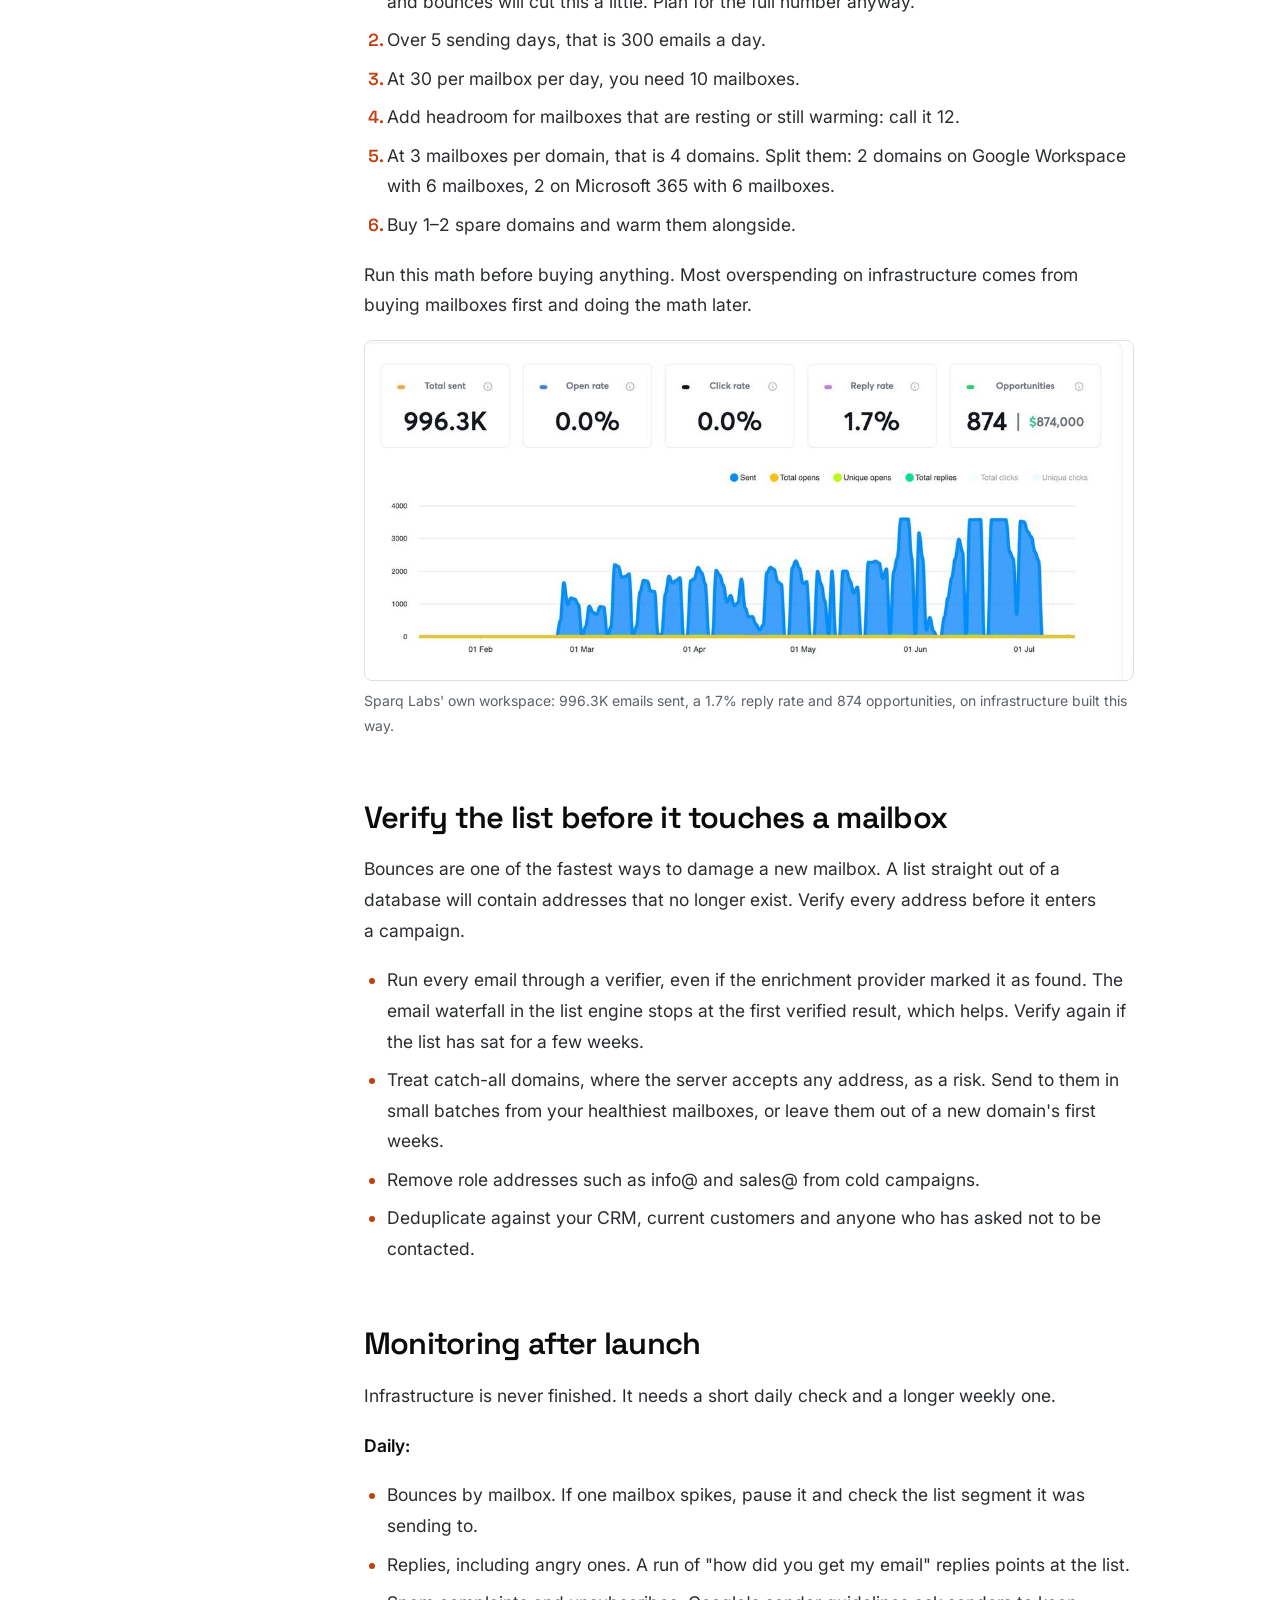
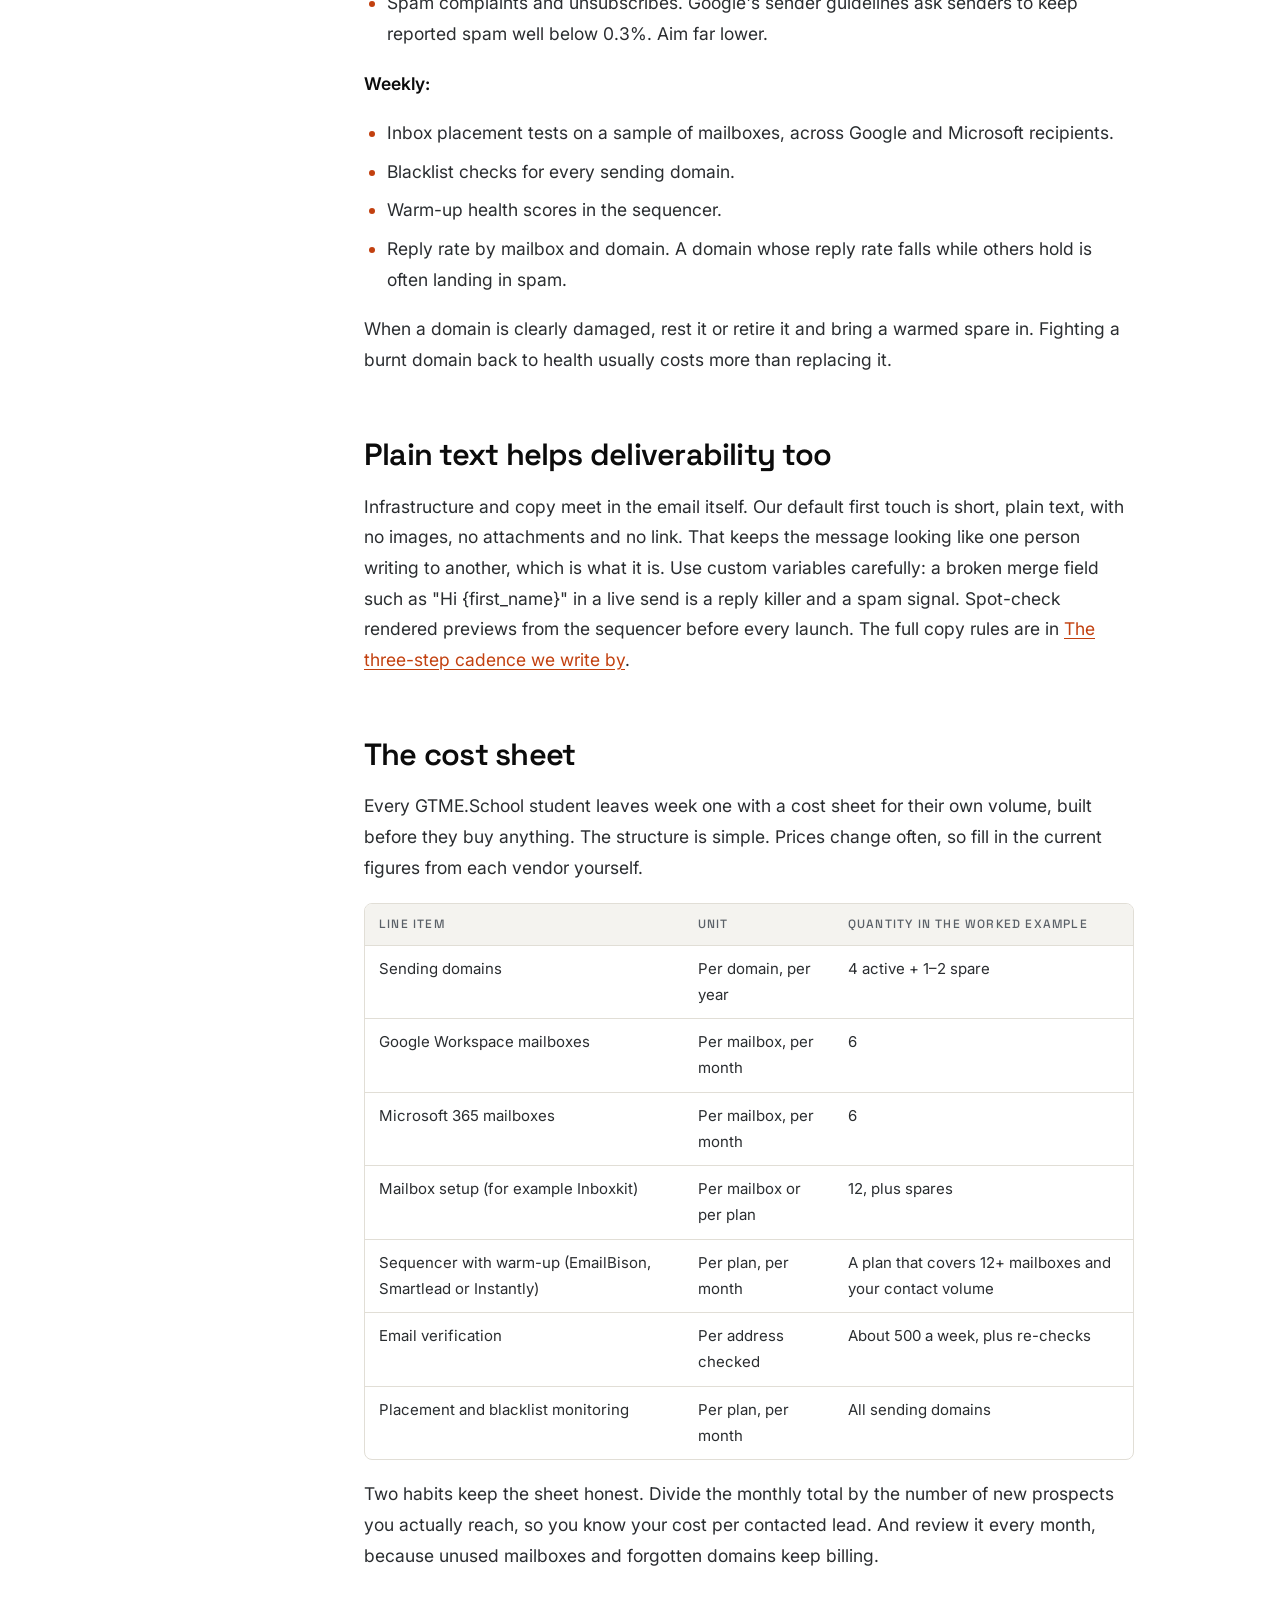
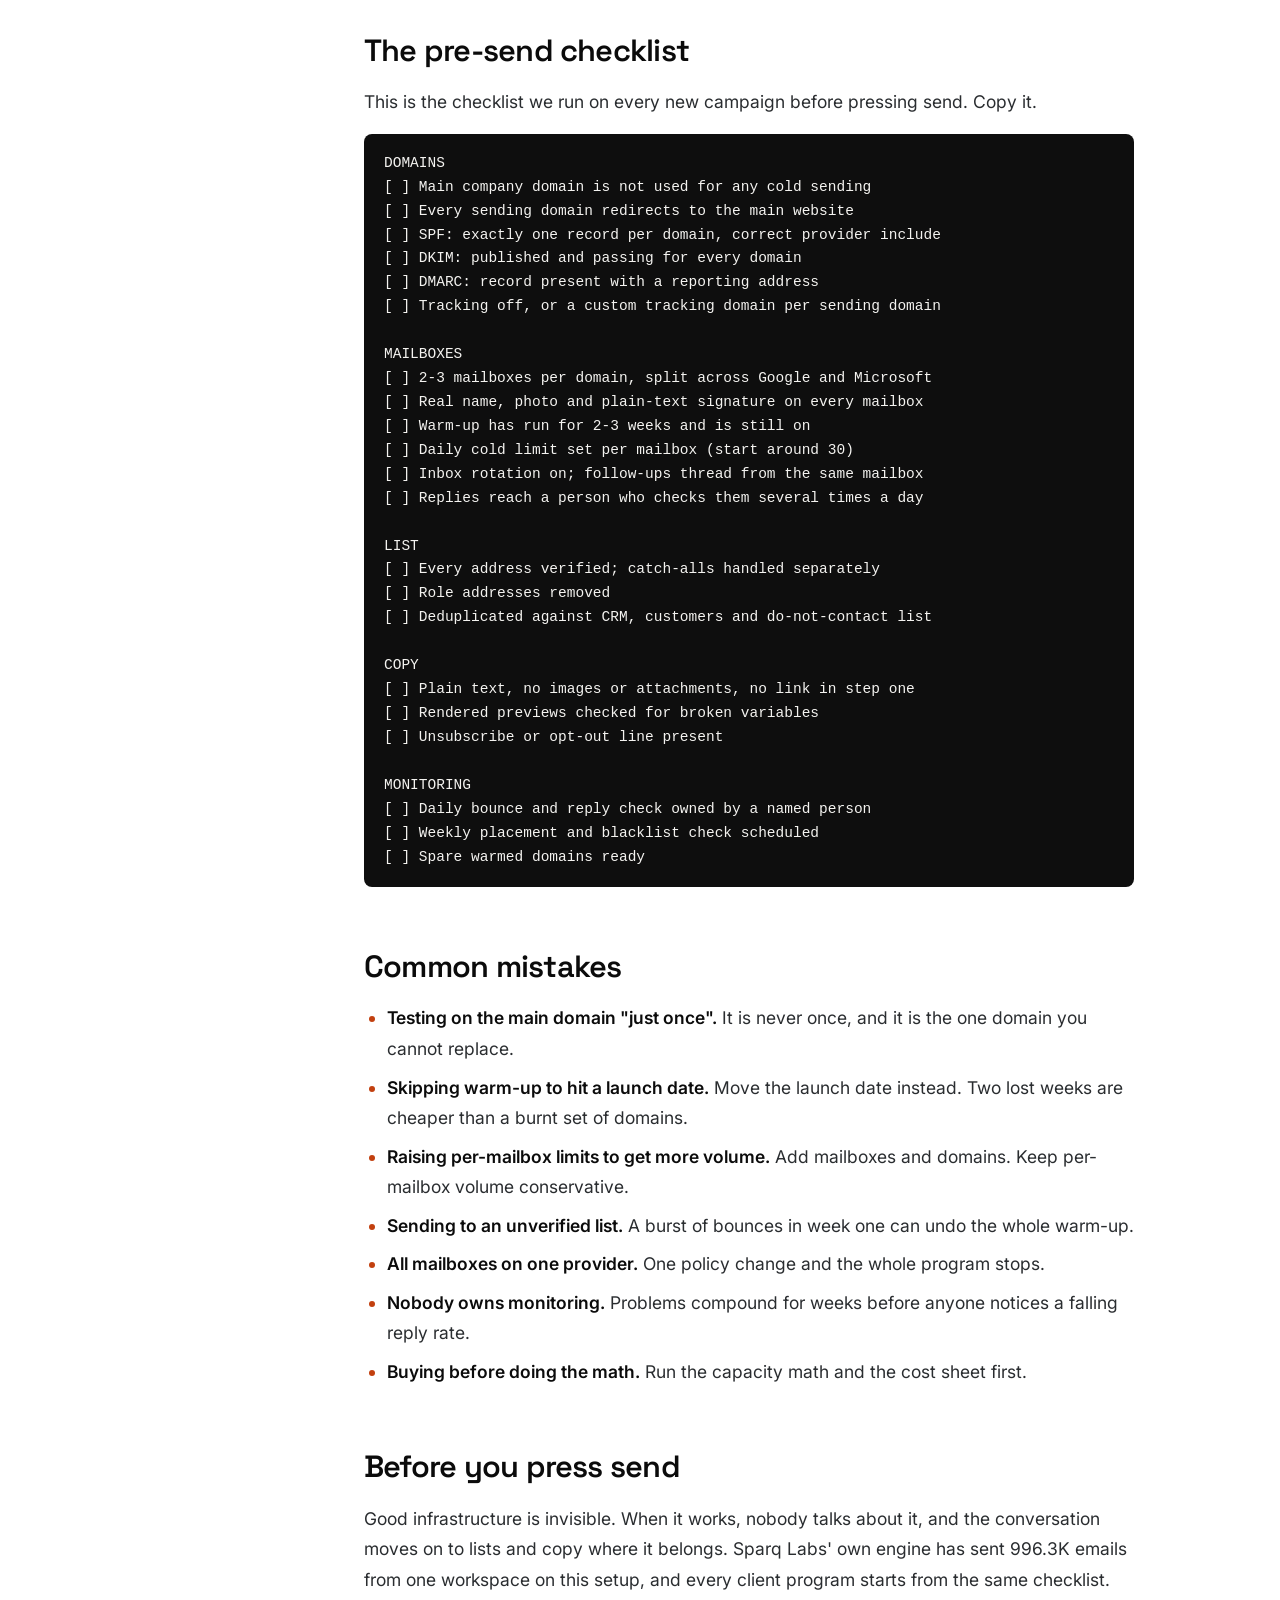
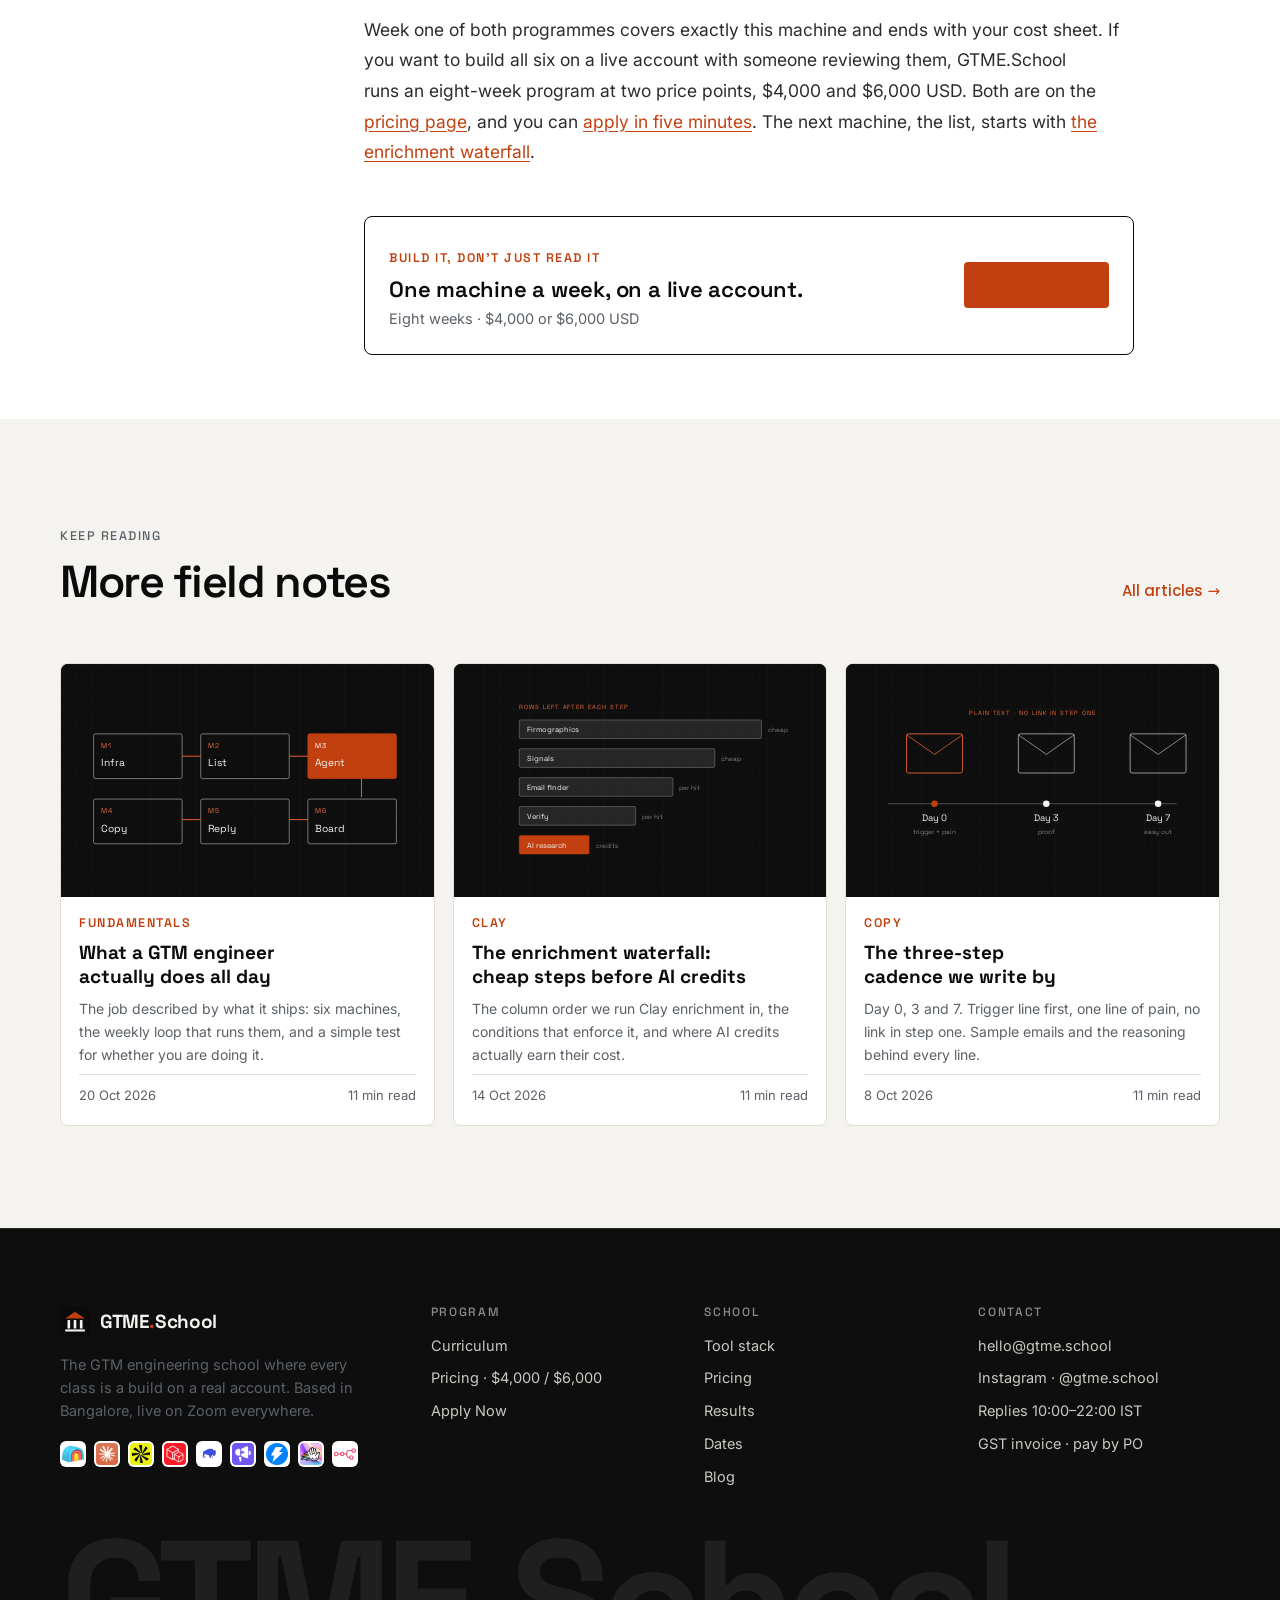
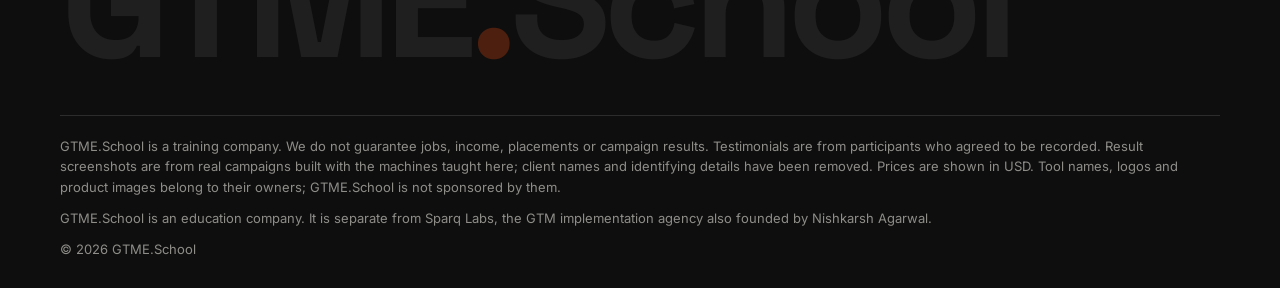
<file: blog-sending-infrastructure.html>
<!doctype html><html lang="en"><head><meta charset="utf-8"><meta name="viewport" content="width=device-width,initial-scale=1,viewport-fit=cover"><title>Sending infrastructure: domains, mailboxes and warm-up · GTME.School</title><meta name="claude:viewport-fit-sides" content="cover"><meta name="description" content="Why we never send cold email from the main domain, and the checklist we run before pressing send."><link rel="icon" href="favicon.svg"><link rel="preconnect" href="https://fonts.googleapis.com"><link rel="preconnect" href="https://fonts.gstatic.com" crossorigin><link rel="stylesheet" href="https://fonts.googleapis.com/css2?family=Inter:wght@400;500;600&family=Poppins:wght@400;500;600&family=Space+Grotesk:wght@400;500;600;700&display=swap"><link rel="stylesheet" href="assets/site.css"></head><body><div class="bell"><div class="wrap"><span class="dot" aria-hidden="true"></span><span>Cohort 2 starts Tuesday, 1 December 2026. Applications are open.</span><a href="pricing.html#apply">Apply now →</a></div></div>
<header class="hdr"><div class="wrap"><a class="brand " href="index.html" aria-label="GTME.School home"><svg viewBox="0 0 32 32" aria-hidden="true"><rect width="32" height="32" rx="6" fill="#0B0B0B"/><path d="M5.5 13.2 16 6l10.5 7.2z" fill="#C2400F"/><rect x="8" y="15" width="2.8" height="9" fill="#F4F3F0"/><rect x="14.6" y="15" width="2.8" height="9" fill="#F4F3F0"/><rect x="21.2" y="15" width="2.8" height="9" fill="#F4F3F0"/><rect x="5.5" y="25" width="21" height="2.2" fill="#F4F3F0"/></svg><span>GTME<span class="dotsch">.</span>School</span></a>
<nav class="nav" aria-label="Main">
<a href="index.html#plan">Curriculum</a><a href="tools.html">Tool stack</a><a href="pricing.html">Pricing</a><a href="index.html#results">Results</a><a href="blog.html" aria-current="page">Blog</a></nav>
<div class="cta"><a class="btn btn-ember btn-sm" href="pricing.html#apply">Apply Now <span class="arr" aria-hidden="true">→</span></a></div>
<button class="burger" type="button" aria-label="Open menu" aria-expanded="false" aria-controls="mnav"><span></span></button>
</div></header>
<div class="mnav" id="mnav" hidden><div class="top"><a class="brand " href="index.html" aria-label="GTME.School home"><svg viewBox="0 0 32 32" aria-hidden="true"><rect width="32" height="32" rx="6" fill="#0B0B0B"/><path d="M5.5 13.2 16 6l10.5 7.2z" fill="#C2400F"/><rect x="8" y="15" width="2.8" height="9" fill="#F4F3F0"/><rect x="14.6" y="15" width="2.8" height="9" fill="#F4F3F0"/><rect x="21.2" y="15" width="2.8" height="9" fill="#F4F3F0"/><rect x="5.5" y="25" width="21" height="2.2" fill="#F4F3F0"/></svg><span>GTME<span class="dotsch">.</span>School</span></a><button class="close" type="button" aria-label="Close menu">×</button></div>
<a class="l" href="index.html">Home</a><a class="l" href="index.html#plan">Curriculum</a><a class="l" href="tools.html">Tool stack</a><a class="l" href="pricing.html">Pricing <span>$4,000 · $6,000</span></a><a class="l" href="index.html#results">Results</a><a class="l" href="blog.html">Blog</a>
<a class="btn btn-ember" href="pricing.html#apply">Apply Now <span class="arr" aria-hidden="true">→</span></a></div><main id="top"><div class="readbar" aria-hidden="true"><i></i></div>
<section class="art-hero blueprint" style="padding-bottom:clamp(28px,4vw,48px)"><div class="wrap"><div class="crumb"><a href="index.html">GTME.School</a><span>/</span><a href="blog.html">Blog</a><span>/</span><span>Infrastructure</span></div>
<span class="chip ember" style="margin-bottom:18px">Infrastructure</span><h1>Sending infrastructure: domains, mailboxes and warm-up</h1><p class="dek">Why we never send cold email from the main domain, and the checklist we run before pressing send.</p>
<div class="art-meta"><span class="au"><svg width="34" height="34" viewBox="0 0 32 32" aria-hidden="true"><rect width="32" height="32" rx="6" fill="#0B0B0B"/><path d="M5.5 13.2 16 6l10.5 7.2z" fill="#C2400F"/><rect x="8" y="15" width="2.8" height="9" fill="#F4F3F0"/><rect x="14.6" y="15" width="2.8" height="9" fill="#F4F3F0"/><rect x="21.2" y="15" width="2.8" height="9" fill="#F4F3F0"/><rect x="5.5" y="25" width="21" height="2.2" fill="#F4F3F0"/></svg>GTME.School</span><span>1 Oct 2026</span><span>11 min read</span><span>14 sections</span></div>
<div class="art-cover"><svg viewBox="0 0 1050 400" preserveAspectRatio="xMidYMid slice" role="img" aria-label="infrastructure illustration"><defs><pattern id="ginfrastructure1" width="32" height="32" patternUnits="userSpaceOnUse"><path d="M32 0H0V32" fill="none" stroke="rgba(244,243,240,.07)"/></pattern></defs><rect width="1050" height="400" fill="#0E0E0E"/><rect width="1050" height="400" fill="url(#ginfrastructure1)"/><g transform="translate(125,-50)"><rect x="330" y="120" width="140" height="56" rx="4" fill="#C2400F"/><text x="400" y="154" font-family="Space Grotesk, sans-serif" font-size="18" fill="#fff" text-anchor="middle">main domain</text><text x="400" y="104" font-family="Space Grotesk, sans-serif" font-size="13" fill="rgba(244,243,240,.5)" text-anchor="middle" letter-spacing="2">NEVER SENDS COLD</text><path d="M400 176 V220 H160 V250" fill="none" stroke="rgba(244,243,240,.4)" stroke-width="1.5"/><rect x="100" y="250" width="120" height="44" rx="4" fill="none" stroke="rgba(244,243,240,.7)" stroke-width="1.5"/><text x="160" y="278" font-family="Space Grotesk, sans-serif" font-size="14" fill="#F4F3F0" text-anchor="middle">domain 1</text><rect x="106" y="320" width="32" height="24" rx="3" fill="none" stroke="#F0673A" stroke-width="1.4"/><path d="M106 321 l16 11 16-11" fill="none" stroke="#F0673A" stroke-width="1.2"/><rect x="144" y="320" width="32" height="24" rx="3" fill="none" stroke="#F0673A" stroke-width="1.4"/><path d="M144 321 l16 11 16-11" fill="none" stroke="#F0673A" stroke-width="1.2"/><rect x="182" y="320" width="32" height="24" rx="3" fill="none" stroke="#F0673A" stroke-width="1.4"/><path d="M182 321 l16 11 16-11" fill="none" stroke="#F0673A" stroke-width="1.2"/><path d="M160 294 V320" stroke="rgba(244,243,240,.4)" stroke-width="1.5"/><path d="M400 176 V220 H330 V250" fill="none" stroke="rgba(244,243,240,.4)" stroke-width="1.5"/><rect x="270" y="250" width="120" height="44" rx="4" fill="none" stroke="rgba(244,243,240,.7)" stroke-width="1.5"/><text x="330" y="278" font-family="Space Grotesk, sans-serif" font-size="14" fill="#F4F3F0" text-anchor="middle">domain 2</text><rect x="276" y="320" width="32" height="24" rx="3" fill="none" stroke="#F0673A" stroke-width="1.4"/><path d="M276 321 l16 11 16-11" fill="none" stroke="#F0673A" stroke-width="1.2"/><rect x="314" y="320" width="32" height="24" rx="3" fill="none" stroke="#F0673A" stroke-width="1.4"/><path d="M314 321 l16 11 16-11" fill="none" stroke="#F0673A" stroke-width="1.2"/><rect x="352" y="320" width="32" height="24" rx="3" fill="none" stroke="#F0673A" stroke-width="1.4"/><path d="M352 321 l16 11 16-11" fill="none" stroke="#F0673A" stroke-width="1.2"/><path d="M330 294 V320" stroke="rgba(244,243,240,.4)" stroke-width="1.5"/><path d="M400 176 V220 H500 V250" fill="none" stroke="rgba(244,243,240,.4)" stroke-width="1.5"/><rect x="440" y="250" width="120" height="44" rx="4" fill="none" stroke="rgba(244,243,240,.7)" stroke-width="1.5"/><text x="500" y="278" font-family="Space Grotesk, sans-serif" font-size="14" fill="#F4F3F0" text-anchor="middle">domain 3</text><rect x="446" y="320" width="32" height="24" rx="3" fill="none" stroke="#F0673A" stroke-width="1.4"/><path d="M446 321 l16 11 16-11" fill="none" stroke="#F0673A" stroke-width="1.2"/><rect x="484" y="320" width="32" height="24" rx="3" fill="none" stroke="#F0673A" stroke-width="1.4"/><path d="M484 321 l16 11 16-11" fill="none" stroke="#F0673A" stroke-width="1.2"/><rect x="522" y="320" width="32" height="24" rx="3" fill="none" stroke="#F0673A" stroke-width="1.4"/><path d="M522 321 l16 11 16-11" fill="none" stroke="#F0673A" stroke-width="1.2"/><path d="M500 294 V320" stroke="rgba(244,243,240,.4)" stroke-width="1.5"/><path d="M400 176 V220 H670 V250" fill="none" stroke="rgba(244,243,240,.4)" stroke-width="1.5"/><rect x="610" y="250" width="120" height="44" rx="4" fill="none" stroke="rgba(244,243,240,.7)" stroke-width="1.5"/><text x="670" y="278" font-family="Space Grotesk, sans-serif" font-size="14" fill="#F4F3F0" text-anchor="middle">domain 4</text><rect x="616" y="320" width="32" height="24" rx="3" fill="none" stroke="#F0673A" stroke-width="1.4"/><path d="M616 321 l16 11 16-11" fill="none" stroke="#F0673A" stroke-width="1.2"/><rect x="654" y="320" width="32" height="24" rx="3" fill="none" stroke="#F0673A" stroke-width="1.4"/><path d="M654 321 l16 11 16-11" fill="none" stroke="#F0673A" stroke-width="1.2"/><rect x="692" y="320" width="32" height="24" rx="3" fill="none" stroke="#F0673A" stroke-width="1.4"/><path d="M692 321 l16 11 16-11" fill="none" stroke="#F0673A" stroke-width="1.2"/><path d="M670 294 V320" stroke="rgba(244,243,240,.4)" stroke-width="1.5"/><text x="400" y="400" font-family="Space Grotesk, sans-serif" font-size="14" fill="rgba(244,243,240,.55)" text-anchor="middle" letter-spacing="2">SPF · DKIM · DMARC · WARM-UP</text></g></svg></div></div></section>
<div class="wrap art"><nav class="toc" aria-label="In this article"><span class="label">In this article</span><a href="#main-domain">Why we never send from the main domain</a><a href="#domains">Buying sending domains</a><a href="#authentication">SPF, DKIM and DMARC</a><a href="#tracking">Tracking: a custom domain, or none</a><a href="#mailboxes">Mailboxes and the Azure and Google split</a><a href="#warm-up">Warm-up: two to three weeks, no shortcuts</a><a href="#limits">Daily limits, rotation and the capacity math</a><a href="#verification">Verify the list before it touches a mailbox</a><a href="#monitoring">Monitoring after launch</a><a href="#copy-hygiene">Plain text helps deliverability too</a><a href="#cost-sheet">The cost sheet</a><a href="#checklist">The pre-send checklist</a><a href="#mistakes">Common mistakes</a><a href="#before-you-send">Before you press send</a></nav>
<article class="prose"><p>Every outbound program sits on top of one boring question: does the email land in the inbox? If it doesn't, the list, the research agent and the copy are wasted. Sending infrastructure is the first of the six machines we teach, M1, because everything downstream depends on it. This post covers how we set it up at Sparq Labs: why we never send cold email from the main domain, how we buy domains and mailboxes, how warm-up and daily limits work, and the checklist we run before pressing send.</p>
<p>None of this is secret. Most of it is widely accepted practice among cold email operators. The difference between teams that land and teams that don't is usually discipline: doing every step, on every domain, every time.</p>
<h2 id="main-domain">Why we never send from the main domain</h2>
<p>Your main domain carries invoices, customer support, password resets, hiring email and every conversation your team has with existing customers. Mailbox providers judge a domain by how recipients react to its mail. Cold email gets ignored, deleted and sometimes marked as spam far more often than normal business email does. Run cold volume from the main domain and you put all of that other mail at risk.</p>
<p>So cold email goes out from secondary domains that exist only for outbound. If one of them gets a bad reputation, you retire it and bring a warmed spare into rotation. The main domain never notices.</p>
<aside class="callout"><strong>The rule</strong><p>The main company domain sends no cold email, ever. No exceptions for "just a small test" or "only the founder's mailbox".</p></aside>
<h2 id="domains">Buying sending domains</h2>
<p>Buy domains that read as clearly yours. A prospect who sees an unfamiliar domain should still recognise the brand. Common patterns for a company called Acme:</p>
<ul>
<li><strong>Prefixes:</strong> getacme.com, tryacme.com, joinacme.com</li>
<li><strong>Suffixes:</strong> acmehq.com, acmeteam.com, acmelabs.com</li>
<li><strong>Close variants:</strong> useacme.com, meetacme.com</li>
</ul>
<p>A few rules we follow:</p>
<ul>
<li>Prefer .com, or the TLD your buyers already trust. Avoid cheap novelty TLDs.</li>
<li>No hyphens, no numbers, nothing that looks like a typo of a famous brand.</li>
<li>Redirect every sending domain to your main website, so anyone who checks it lands somewhere real.</li>
<li>Buy one or two spare domains at the same time and warm them with the rest. When a domain needs to rest, the spare is ready.</li>
<li>Keep a sheet with every domain, its registrar, purchase date, provider and status. You will need it within a month.</li>
</ul>
<h2 id="authentication">SPF, DKIM and DMARC</h2>
<p>Authentication tells receiving servers that a message from your domain was really sent by you. Every sending domain needs all three records before a single email goes out. Google and Yahoo now expect authenticated mail with a DMARC record from anyone sending at volume, and Microsoft has moved the same way.</p>
<ul>
<li><strong>SPF</strong> lists the servers allowed to send for the domain. One SPF record per domain, with the include for your mailbox provider.</li>
<li><strong>DKIM</strong> signs each message with a key published in DNS. Generate it in the provider's admin console and publish the record it gives you.</li>
<li><strong>DMARC</strong> tells receivers what to do when SPF or DKIM fails, and where to send reports. Start with a monitoring policy and a reporting address.</li>
</ul>
<p>Typical records look like this. Replace the domain and use the exact values your provider gives you.</p>
<pre><code># SPF (TXT on the root of the sending domain)
Google Workspace:  v=spf1 include:_spf.google.com ~all
Microsoft 365:     v=spf1 include:spf.protection.outlook.com ~all

# DKIM
Google Workspace:  TXT  google._domainkey      (value from the Admin console)
Microsoft 365:     CNAME selector1._domainkey  and  selector2._domainkey

# DMARC (TXT at _dmarc.getacme.com)
v=DMARC1; p=none; rua=mailto:dmarc@getacme.com</code></pre>
<p>Check each domain with a DNS lookup tool after publishing. A missing DKIM record or two SPF records on one domain are the most common errors we find in audits, and both are invisible until deliverability drops.</p>
<h2 id="tracking">Tracking: a custom domain, or none</h2>
<p>Open tracking works by adding a tiny image to every email. Click tracking rewrites your links through a tracking domain. Both add signals that filters notice, and by default many sequencers route them through a shared tracking domain used by thousands of other senders. If one of those senders behaves badly, you share the damage.</p>
<p>You have two good options:</p>
<ol>
<li><strong>Turn tracking off.</strong> This is our default for first-touch cold email. Step one is plain text with no link, so click tracking has nothing to track. Open rates are unreliable anyway, because some mail apps load images automatically and inflate them.</li>
<li><strong>Use a custom tracking domain.</strong> If you need click data on a later step, set up a CNAME on a subdomain of each sending domain, such as track.getacme.com, as your sequencer's docs describe.</li>
</ol>
<p>Measure the program on replies, positive replies and opportunities. Those numbers don't depend on tracking at all.</p>
<h2 id="mailboxes">Mailboxes and the Azure and Google split</h2>
<p>We put 2–3 mailboxes on each sending domain. More than that concentrates too much volume on one domain's reputation. Fewer means buying more domains than you need.</p>
<p>We also split mailboxes across the two big providers: Google Workspace and Microsoft 365. The curriculum calls this the Azure and Google split. It does two jobs. It spreads risk, so a policy change or a bad week at one provider doesn't stop the whole program. And many prospects sit on one of the two, so having senders on both lets you compare placement and, in sequencers that support it, match sender provider to recipient provider.</p>
<p>Set each mailbox up like a real colleague's:</p>
<ul>
<li>A real person's name, consistent across the mailbox, the signature and the copy.</li>
<li>A profile photo.</li>
<li>A short plain-text signature: name, role, company. No images, no banners, no row of links.</li>
<li>Forwarding or a shared view so replies never sit unread in a mailbox nobody opens.</li>
</ul>
<p>Creating dozens of mailboxes by hand is slow and error-prone. We use Inboxkit to provision Google and Microsoft mailboxes and set the DNS records, then connect them to the sequencer.</p>
<figure class="fig-img"><img src="assets/tools/inboxkit.jpg" alt="Inboxkit product screen for provisioning sending mailboxes" loading="lazy" decoding="async"><figcaption>Inboxkit, which we use to set up Google and Microsoft mailboxes on sending domains.</figcaption></figure>
<h2 id="warm-up">Warm-up: two to three weeks, no shortcuts</h2>
<p>A new mailbox on a new domain has no history. If it sends a full day of cold email on day one, filters treat it as suspicious. Warm-up builds history first. The mailbox exchanges a small, rising number of emails with other real mailboxes in a warm-up network. Those messages get opened, replied to and moved out of spam.</p>
<ul>
<li><strong>Length:</strong> plan for about two to three weeks before any cold email goes out. Book this time into the launch plan. Teams that skip it pay for it later.</li>
<li><strong>Tools:</strong> sequencers such as Instantly, Smartlead and EmailBison include warm-up. Turn it on the day the mailbox is connected.</li>
<li><strong>Keep it running:</strong> leave warm-up on at a low level after launch, so the mailbox keeps a steady base of positive engagement alongside cold sends.</li>
<li><strong>Ramp the cold volume:</strong> when cold sending starts, begin well below your daily limit and step up over the first couple of weeks.</li>
</ul>
<h2 id="limits">Daily limits, rotation and the capacity math</h2>
<p>Keep cold volume per mailbox conservative. A commonly cited range is about 30–50 cold emails per mailbox per day. Treat that as a starting point. Start near the low end, watch bounces and replies, and only move up when the numbers stay clean. Volume comes from adding mailboxes. Pushing more through each one only burns them faster.</p>
<p>Inbox rotation spreads a campaign across many mailboxes, so no single sender carries the load. Every sequencer we use supports it. Follow-ups should go from the same mailbox as the first step, in the same thread.</p>
<h3>Worked example</h3>
<p>Say you want to reach 500 new prospects a week with a three-step sequence on days 0, 3 and 7.</p>
<ol>
<li>Each prospect can receive up to 3 emails, so plan for up to 1,500 emails a week. Replies and bounces will cut this a little. Plan for the full number anyway.</li>
<li>Over 5 sending days, that is 300 emails a day.</li>
<li>At 30 per mailbox per day, you need 10 mailboxes.</li>
<li>Add headroom for mailboxes that are resting or still warming: call it 12.</li>
<li>At 3 mailboxes per domain, that is 4 domains. Split them: 2 domains on Google Workspace with 6 mailboxes, 2 on Microsoft 365 with 6 mailboxes.</li>
<li>Buy 1–2 spare domains and warm them alongside.</li>
</ol>
<p>Run this math before buying anything. Most overspending on infrastructure comes from buying mailboxes first and doing the math later.</p>
<figure class="fig-img"><img src="assets/img/sq-dash.jpg" alt="Sparq Labs sending dashboard showing 996.3K emails sent, 1.7% reply rate and 874 opportunities" loading="lazy" decoding="async"><figcaption>Sparq Labs' own workspace: 996.3K emails sent, a 1.7% reply rate and 874 opportunities, on infrastructure built this way.</figcaption></figure>
<h2 id="verification">Verify the list before it touches a mailbox</h2>
<p>Bounces are one of the fastest ways to damage a new mailbox. A list straight out of a database will contain addresses that no longer exist. Verify every address before it enters a campaign.</p>
<ul>
<li>Run every email through a verifier, even if the enrichment provider marked it as found. The email waterfall in the list engine stops at the first verified result, which helps. Verify again if the list has sat for a few weeks.</li>
<li>Treat catch-all domains, where the server accepts any address, as a risk. Send to them in small batches from your healthiest mailboxes, or leave them out of a new domain's first weeks.</li>
<li>Remove role addresses such as info@ and sales@ from cold campaigns.</li>
<li>Deduplicate against your CRM, current customers and anyone who has asked not to be contacted.</li>
</ul>
<h2 id="monitoring">Monitoring after launch</h2>
<p>Infrastructure is never finished. It needs a short daily check and a longer weekly one.</p>
<p><strong>Daily:</strong></p>
<ul>
<li>Bounces by mailbox. If one mailbox spikes, pause it and check the list segment it was sending to.</li>
<li>Replies, including angry ones. A run of "how did you get my email" replies points at the list.</li>
<li>Spam complaints and unsubscribes. Google's sender guidelines ask senders to keep reported spam well below 0.3%. Aim far lower.</li>
</ul>
<p><strong>Weekly:</strong></p>
<ul>
<li>Inbox placement tests on a sample of mailboxes, across Google and Microsoft recipients.</li>
<li>Blacklist checks for every sending domain.</li>
<li>Warm-up health scores in the sequencer.</li>
<li>Reply rate by mailbox and domain. A domain whose reply rate falls while others hold is often landing in spam.</li>
</ul>
<p>When a domain is clearly damaged, rest it or retire it and bring a warmed spare in. Fighting a burnt domain back to health usually costs more than replacing it.</p>
<h2 id="copy-hygiene">Plain text helps deliverability too</h2>
<p>Infrastructure and copy meet in the email itself. Our default first touch is short, plain text, with no images, no attachments and no link. That keeps the message looking like one person writing to another, which is what it is. Use custom variables carefully: a broken merge field such as "Hi {first_name}" in a live send is a reply killer and a spam signal. Spot-check rendered previews from the sequencer before every launch. The full copy rules are in <a href="blog-three-step-cadence.html">The three-step cadence we write by</a>.</p>
<h2 id="cost-sheet">The cost sheet</h2>
<p>Every GTME.School student leaves week one with a cost sheet for their own volume, built before they buy anything. The structure is simple. Prices change often, so fill in the current figures from each vendor yourself.</p>
<figure class="fig-table"><table><thead><tr><th>Line item</th><th>Unit</th><th>Quantity in the worked example</th></tr></thead><tbody>
<tr><td>Sending domains</td><td>Per domain, per year</td><td>4 active + 1–2 spare</td></tr>
<tr><td>Google Workspace mailboxes</td><td>Per mailbox, per month</td><td>6</td></tr>
<tr><td>Microsoft 365 mailboxes</td><td>Per mailbox, per month</td><td>6</td></tr>
<tr><td>Mailbox setup (for example Inboxkit)</td><td>Per mailbox or per plan</td><td>12, plus spares</td></tr>
<tr><td>Sequencer with warm-up (EmailBison, Smartlead or Instantly)</td><td>Per plan, per month</td><td>A plan that covers 12+ mailboxes and your contact volume</td></tr>
<tr><td>Email verification</td><td>Per address checked</td><td>About 500 a week, plus re-checks</td></tr>
<tr><td>Placement and blacklist monitoring</td><td>Per plan, per month</td><td>All sending domains</td></tr>
</tbody></table></figure>
<p>Two habits keep the sheet honest. Divide the monthly total by the number of new prospects you actually reach, so you know your cost per contacted lead. And review it every month, because unused mailboxes and forgotten domains keep billing.</p>
<h2 id="checklist">The pre-send checklist</h2>
<p>This is the checklist we run on every new campaign before pressing send. Copy it.</p>
<pre><code>DOMAINS
[ ] Main company domain is not used for any cold sending
[ ] Every sending domain redirects to the main website
[ ] SPF: exactly one record per domain, correct provider include
[ ] DKIM: published and passing for every domain
[ ] DMARC: record present with a reporting address
[ ] Tracking off, or a custom tracking domain per sending domain

MAILBOXES
[ ] 2-3 mailboxes per domain, split across Google and Microsoft
[ ] Real name, photo and plain-text signature on every mailbox
[ ] Warm-up has run for 2-3 weeks and is still on
[ ] Daily cold limit set per mailbox (start around 30)
[ ] Inbox rotation on; follow-ups thread from the same mailbox
[ ] Replies reach a person who checks them several times a day

LIST
[ ] Every address verified; catch-alls handled separately
[ ] Role addresses removed
[ ] Deduplicated against CRM, customers and do-not-contact list

COPY
[ ] Plain text, no images or attachments, no link in step one
[ ] Rendered previews checked for broken variables
[ ] Unsubscribe or opt-out line present

MONITORING
[ ] Daily bounce and reply check owned by a named person
[ ] Weekly placement and blacklist check scheduled
[ ] Spare warmed domains ready</code></pre>
<h2 id="mistakes">Common mistakes</h2>
<ul>
<li><strong>Testing on the main domain "just once".</strong> It is never once, and it is the one domain you cannot replace.</li>
<li><strong>Skipping warm-up to hit a launch date.</strong> Move the launch date instead. Two lost weeks are cheaper than a burnt set of domains.</li>
<li><strong>Raising per-mailbox limits to get more volume.</strong> Add mailboxes and domains. Keep per-mailbox volume conservative.</li>
<li><strong>Sending to an unverified list.</strong> A burst of bounces in week one can undo the whole warm-up.</li>
<li><strong>All mailboxes on one provider.</strong> One policy change and the whole program stops.</li>
<li><strong>Nobody owns monitoring.</strong> Problems compound for weeks before anyone notices a falling reply rate.</li>
<li><strong>Buying before doing the math.</strong> Run the capacity math and the cost sheet first.</li>
</ul>
<h2 id="before-you-send">Before you press send</h2>
<p>Good infrastructure is invisible. When it works, nobody talks about it, and the conversation moves on to lists and copy where it belongs. Sparq Labs' own engine has sent 996.3K emails from one workspace on this setup, and every client program starts from the same checklist.</p>
<p>Week one of both programmes covers exactly this machine and ends with your cost sheet. If you want to build all six on a live account with someone reviewing them, GTME.School runs an eight-week program at two price points, $4,000 and $6,000 USD. Both are on the <a href="pricing.html">pricing page</a>, and you can <a href="pricing.html#apply">apply in five minutes</a>. The next machine, the list, starts with <a href="blog-enrichment-waterfall.html">the enrichment waterfall</a>.</p>
<aside class="art-cta"><div><span class="label"><b>Build it, don't just read it</b></span><h3 style="margin-top:6px">One machine a week, on a live account.</h3><p class="small" style="margin-top:4px">Eight weeks · $4,000 or $6,000 USD</p></div><a class="btn btn-ember" href="pricing.html#apply">Apply Now <span class="arr">→</span></a></aside>
</article></div>
<section class="sec stone"><div class="wrap"><div class="sec-head"><div><span class="label">Keep reading</span><h2 class="h2" style="margin-top:10px">More field notes</h2></div><div style="justify-self:end"><a class="tlink" href="blog.html">All articles →</a></div></div><div class="posts" style="grid-template-columns:repeat(auto-fit,minmax(240px,1fr))"><a class="post rv d0" href="blog-what-is-a-gtm-engineer.html"><div class="cover"><svg viewBox="0 0 800 500" preserveAspectRatio="xMidYMid slice" role="img" aria-label="fundamentals illustration"><defs><pattern id="gfundamentals0" width="32" height="32" patternUnits="userSpaceOnUse"><path d="M32 0H0V32" fill="none" stroke="rgba(244,243,240,.07)"/></pattern></defs><rect width="800" height="500" fill="#0E0E0E"/><rect width="800" height="500" fill="url(#gfundamentals0)"/><g transform="translate(0,0)"><rect x="70" y="150" width="190" height="96" rx="4" fill="none" stroke="rgba(244,243,240,.6)" stroke-width="1.6"/><text x="86" y="180" font-family="Space Grotesk, sans-serif" font-size="15" fill="#F0673A" letter-spacing="2">M1</text><text x="86" y="220" font-family="Space Grotesk, sans-serif" font-size="22" fill="#F4F3F0">Infra</text><rect x="300" y="150" width="190" height="96" rx="4" fill="none" stroke="rgba(244,243,240,.6)" stroke-width="1.6"/><text x="316" y="180" font-family="Space Grotesk, sans-serif" font-size="15" fill="#F0673A" letter-spacing="2">M2</text><text x="316" y="220" font-family="Space Grotesk, sans-serif" font-size="22" fill="#F4F3F0">List</text><rect x="530" y="150" width="190" height="96" rx="4" fill="#C2400F" stroke="#C2400F" stroke-width="1.6"/><text x="546" y="180" font-family="Space Grotesk, sans-serif" font-size="15" fill="#fff" letter-spacing="2">M3</text><text x="546" y="220" font-family="Space Grotesk, sans-serif" font-size="22" fill="#F4F3F0">Agent</text><rect x="70" y="290" width="190" height="96" rx="4" fill="none" stroke="rgba(244,243,240,.6)" stroke-width="1.6"/><text x="86" y="320" font-family="Space Grotesk, sans-serif" font-size="15" fill="#F0673A" letter-spacing="2">M4</text><text x="86" y="360" font-family="Space Grotesk, sans-serif" font-size="22" fill="#F4F3F0">Copy</text><rect x="300" y="290" width="190" height="96" rx="4" fill="none" stroke="rgba(244,243,240,.6)" stroke-width="1.6"/><text x="316" y="320" font-family="Space Grotesk, sans-serif" font-size="15" fill="#F0673A" letter-spacing="2">M5</text><text x="316" y="360" font-family="Space Grotesk, sans-serif" font-size="22" fill="#F4F3F0">Reply</text><rect x="530" y="290" width="190" height="96" rx="4" fill="none" stroke="rgba(244,243,240,.6)" stroke-width="1.6"/><text x="546" y="320" font-family="Space Grotesk, sans-serif" font-size="15" fill="#F0673A" letter-spacing="2">M6</text><text x="546" y="360" font-family="Space Grotesk, sans-serif" font-size="22" fill="#F4F3F0">Board</text><path d="M260 198h40M490 198h40M645 246v40M530 334h-40M300 334h-40" stroke="#F0673A" stroke-width="2"/></g></svg></div><div class="bd"><span class="label"><b>Fundamentals</b></span><h3>What a GTM engineer actually does all day</h3><p>The job described by what it ships: six machines, the weekly loop that runs them, and a simple test for whether you are doing it.</p><div class="meta"><span>20 Oct 2026</span><span>11 min read</span></div></div></a><a class="post rv d1" href="blog-enrichment-waterfall.html"><div class="cover"><svg viewBox="0 0 800 500" preserveAspectRatio="xMidYMid slice" role="img" aria-label="clay illustration"><defs><pattern id="gclay0" width="32" height="32" patternUnits="userSpaceOnUse"><path d="M32 0H0V32" fill="none" stroke="rgba(244,243,240,.07)"/></pattern></defs><rect width="800" height="500" fill="#0E0E0E"/><rect width="800" height="500" fill="url(#gclay0)"/><g transform="translate(0,0)"><rect x="140" y="120" width="520" height="40" rx="3" fill="rgba(244,243,240,.1)" stroke="rgba(244,243,240,.55)"/><text x="156" y="146" font-family="Space Grotesk, sans-serif" font-size="16" fill="#F4F3F0">Firmographics</text><text x="674" y="146" font-family="Space Grotesk, sans-serif" font-size="14" fill="rgba(244,243,240,.5)">cheap</text><rect x="140" y="182" width="420" height="40" rx="3" fill="rgba(244,243,240,.1)" stroke="rgba(244,243,240,.55)"/><text x="156" y="208" font-family="Space Grotesk, sans-serif" font-size="16" fill="#F4F3F0">Signals</text><text x="574" y="208" font-family="Space Grotesk, sans-serif" font-size="14" fill="rgba(244,243,240,.5)">cheap</text><rect x="140" y="244" width="330" height="40" rx="3" fill="rgba(244,243,240,.1)" stroke="rgba(244,243,240,.55)"/><text x="156" y="270" font-family="Space Grotesk, sans-serif" font-size="16" fill="#F4F3F0">Email finder</text><text x="484" y="270" font-family="Space Grotesk, sans-serif" font-size="14" fill="rgba(244,243,240,.5)">per hit</text><rect x="140" y="306" width="250" height="40" rx="3" fill="rgba(244,243,240,.1)" stroke="rgba(244,243,240,.55)"/><text x="156" y="332" font-family="Space Grotesk, sans-serif" font-size="16" fill="#F4F3F0">Verify</text><text x="404" y="332" font-family="Space Grotesk, sans-serif" font-size="14" fill="rgba(244,243,240,.5)">per hit</text><rect x="140" y="368" width="150" height="40" rx="3" fill="#C2400F" stroke="#C2400F"/><text x="156" y="394" font-family="Space Grotesk, sans-serif" font-size="16" fill="#F4F3F0">AI research</text><text x="304" y="394" font-family="Space Grotesk, sans-serif" font-size="14" fill="rgba(244,243,240,.5)">credits</text><text x="140" y="96" font-family="Space Grotesk, sans-serif" font-size="13" fill="#F0673A" letter-spacing="2">ROWS LEFT AFTER EACH STEP</text></g></svg></div><div class="bd"><span class="label"><b>Clay</b></span><h3>The enrichment waterfall: cheap steps before AI credits</h3><p>The column order we run Clay enrichment in, the conditions that enforce it, and where AI credits actually earn their cost.</p><div class="meta"><span>14 Oct 2026</span><span>11 min read</span></div></div></a><a class="post rv d2" href="blog-three-step-cadence.html"><div class="cover"><svg viewBox="0 0 800 500" preserveAspectRatio="xMidYMid slice" role="img" aria-label="copy illustration"><defs><pattern id="gcopy0" width="32" height="32" patternUnits="userSpaceOnUse"><path d="M32 0H0V32" fill="none" stroke="rgba(244,243,240,.07)"/></pattern></defs><rect width="800" height="500" fill="#0E0E0E"/><rect width="800" height="500" fill="url(#gcopy0)"/><g transform="translate(0,0)"><path d="M90 300 H710" stroke="rgba(244,243,240,.4)" stroke-width="1.5"/><circle cx="190" cy="300" r="7" fill="#C2400F"/><rect x="130" y="150" width="120" height="84" rx="4" fill="none" stroke="#F0673A" stroke-width="1.8"/><path d="M130 152 l60 42 60-42" fill="none" stroke="#F0673A" stroke-width="1.6"/><text x="190" y="338" font-family="Space Grotesk, sans-serif" font-size="20" fill="#F4F3F0" text-anchor="middle">Day 0</text><text x="190" y="364" font-family="Space Grotesk, sans-serif" font-size="14" fill="rgba(244,243,240,.5)" text-anchor="middle">trigger + pain</text><circle cx="430" cy="300" r="7" fill="#F4F3F0"/><rect x="370" y="150" width="120" height="84" rx="4" fill="none" stroke="rgba(244,243,240,.7)" stroke-width="1.8"/><path d="M370 152 l60 42 60-42" fill="none" stroke="rgba(244,243,240,.7)" stroke-width="1.6"/><text x="430" y="338" font-family="Space Grotesk, sans-serif" font-size="20" fill="#F4F3F0" text-anchor="middle">Day 3</text><text x="430" y="364" font-family="Space Grotesk, sans-serif" font-size="14" fill="rgba(244,243,240,.5)" text-anchor="middle">proof</text><circle cx="670" cy="300" r="7" fill="#F4F3F0"/><rect x="610" y="150" width="120" height="84" rx="4" fill="none" stroke="rgba(244,243,240,.7)" stroke-width="1.8"/><path d="M610 152 l60 42 60-42" fill="none" stroke="rgba(244,243,240,.7)" stroke-width="1.6"/><text x="670" y="338" font-family="Space Grotesk, sans-serif" font-size="20" fill="#F4F3F0" text-anchor="middle">Day 7</text><text x="670" y="364" font-family="Space Grotesk, sans-serif" font-size="14" fill="rgba(244,243,240,.5)" text-anchor="middle">easy out</text><text x="400" y="110" font-family="Space Grotesk, sans-serif" font-size="13" fill="#F0673A" text-anchor="middle" letter-spacing="2">PLAIN TEXT · NO LINK IN STEP ONE</text></g></svg></div><div class="bd"><span class="label"><b>Copy</b></span><h3>The three-step cadence we write by</h3><p>Day 0, 3 and 7. Trigger line first, one line of pain, no link in step one. Sample emails and the reasoning behind every line.</p><div class="meta"><span>8 Oct 2026</span><span>11 min read</span></div></div></a></div></div></section></main><footer class="ftr"><div class="wrap">
<div class="top"><div><a class="brand " href="index.html" aria-label="GTME.School home"><svg viewBox="0 0 32 32" aria-hidden="true"><rect width="32" height="32" rx="6" fill="#0B0B0B"/><path d="M5.5 13.2 16 6l10.5 7.2z" fill="#C2400F"/><rect x="8" y="15" width="2.8" height="9" fill="#F4F3F0"/><rect x="14.6" y="15" width="2.8" height="9" fill="#F4F3F0"/><rect x="21.2" y="15" width="2.8" height="9" fill="#F4F3F0"/><rect x="5.5" y="25" width="21" height="2.2" fill="#F4F3F0"/></svg><span>GTME<span class="dotsch">.</span>School</span></a><p class="small" style="margin-top:16px;max-width:36ch">The GTM engineering school where every class is a build on a real account. Based in Bangalore, live on Zoom everywhere.</p><div class="tools"><img src="assets/logos/clay.png" alt="Clay" class="" loading="lazy" decoding="async" width="28" height="28"><img src="assets/logos/claude.png" alt="Claude" class="" loading="lazy" decoding="async" width="28" height="28"><img src="assets/logos/apollo.png" alt="Apollo" class="" loading="lazy" decoding="async" width="28" height="28"><img src="assets/logos/prospeo.png" alt="Prospeo" class="" loading="lazy" decoding="async" width="28" height="28"><img src="assets/logos/emailbison.png" alt="EmailBison" class="" loading="lazy" decoding="async" width="28" height="28"><img src="assets/logos/smartlead.png" alt="Smartlead" class="" loading="lazy" decoding="async" width="28" height="28"><img src="assets/logos/instantly.png" alt="Instantly" class="" loading="lazy" decoding="async" width="28" height="28"><img src="assets/logos/heyreach.png" alt="HeyReach" class="" loading="lazy" decoding="async" width="28" height="28"><img src="assets/logos/n8n.svg" alt="n8n" class="" loading="lazy" decoding="async" width="28" height="28"></div></div>
<div><h4>Program</h4><ul><li><a href="index.html#plan">Curriculum</a></li><li><a href="pricing.html">Pricing · $4,000 / $6,000</a></li><li><a href="pricing.html#apply">Apply Now</a></li></ul></div>
<div><h4>School</h4><ul><li><a href="tools.html">Tool stack</a></li><li><a href="pricing.html">Pricing</a></li><li><a href="index.html#results">Results</a></li><li><a href="index.html#dates">Dates</a></li><li><a href="blog.html">Blog</a></li></ul></div>
<div><h4>Contact</h4><ul><li><span style="user-select:all">hello@gtme.school</span></li><li><a href="https://www.instagram.com/gtme.school/" target="_blank" rel="noopener">Instagram · @gtme.school</a></li><li>Replies 10:00–22:00 IST</li><li>GST invoice · pay by PO</li></ul></div></div>
<div class="bigword" aria-hidden="true">GTME<span>.</span>School</div>
<div class="legal"><p>GTME.School is a training company. We do not guarantee jobs, income, placements or campaign results. Testimonials are from participants who agreed to be recorded. Result screenshots are from real campaigns built with the machines taught here; client names and identifying details have been removed. Prices are shown in USD. Tool names, logos and product images belong to their owners; GTME.School is not sponsored by them.</p><p>GTME.School is an education company. It is separate from Sparq Labs, the GTM implementation agency also founded by Nishkarsh Agarwal.</p><p>© 2026 GTME.School</p></div>
</div></footer><script src="assets/site.js"></script></body></html>
</file>
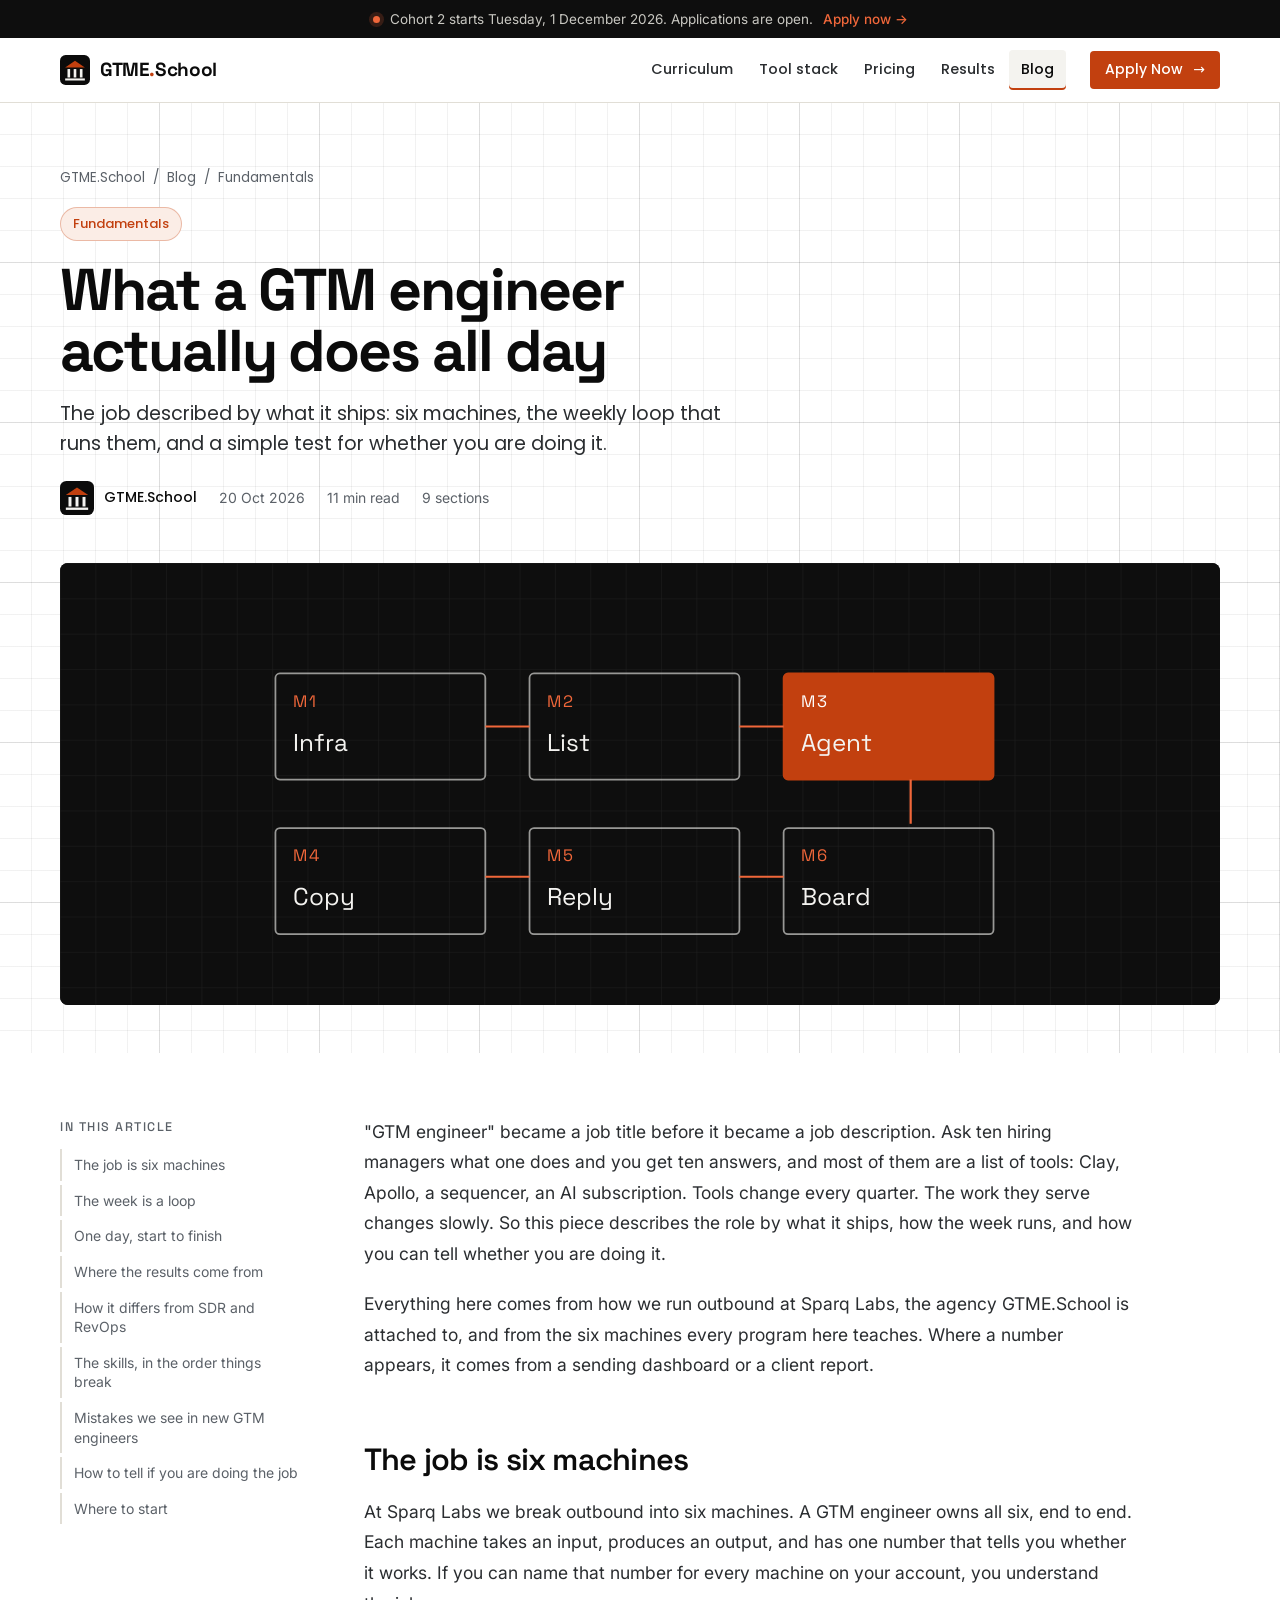
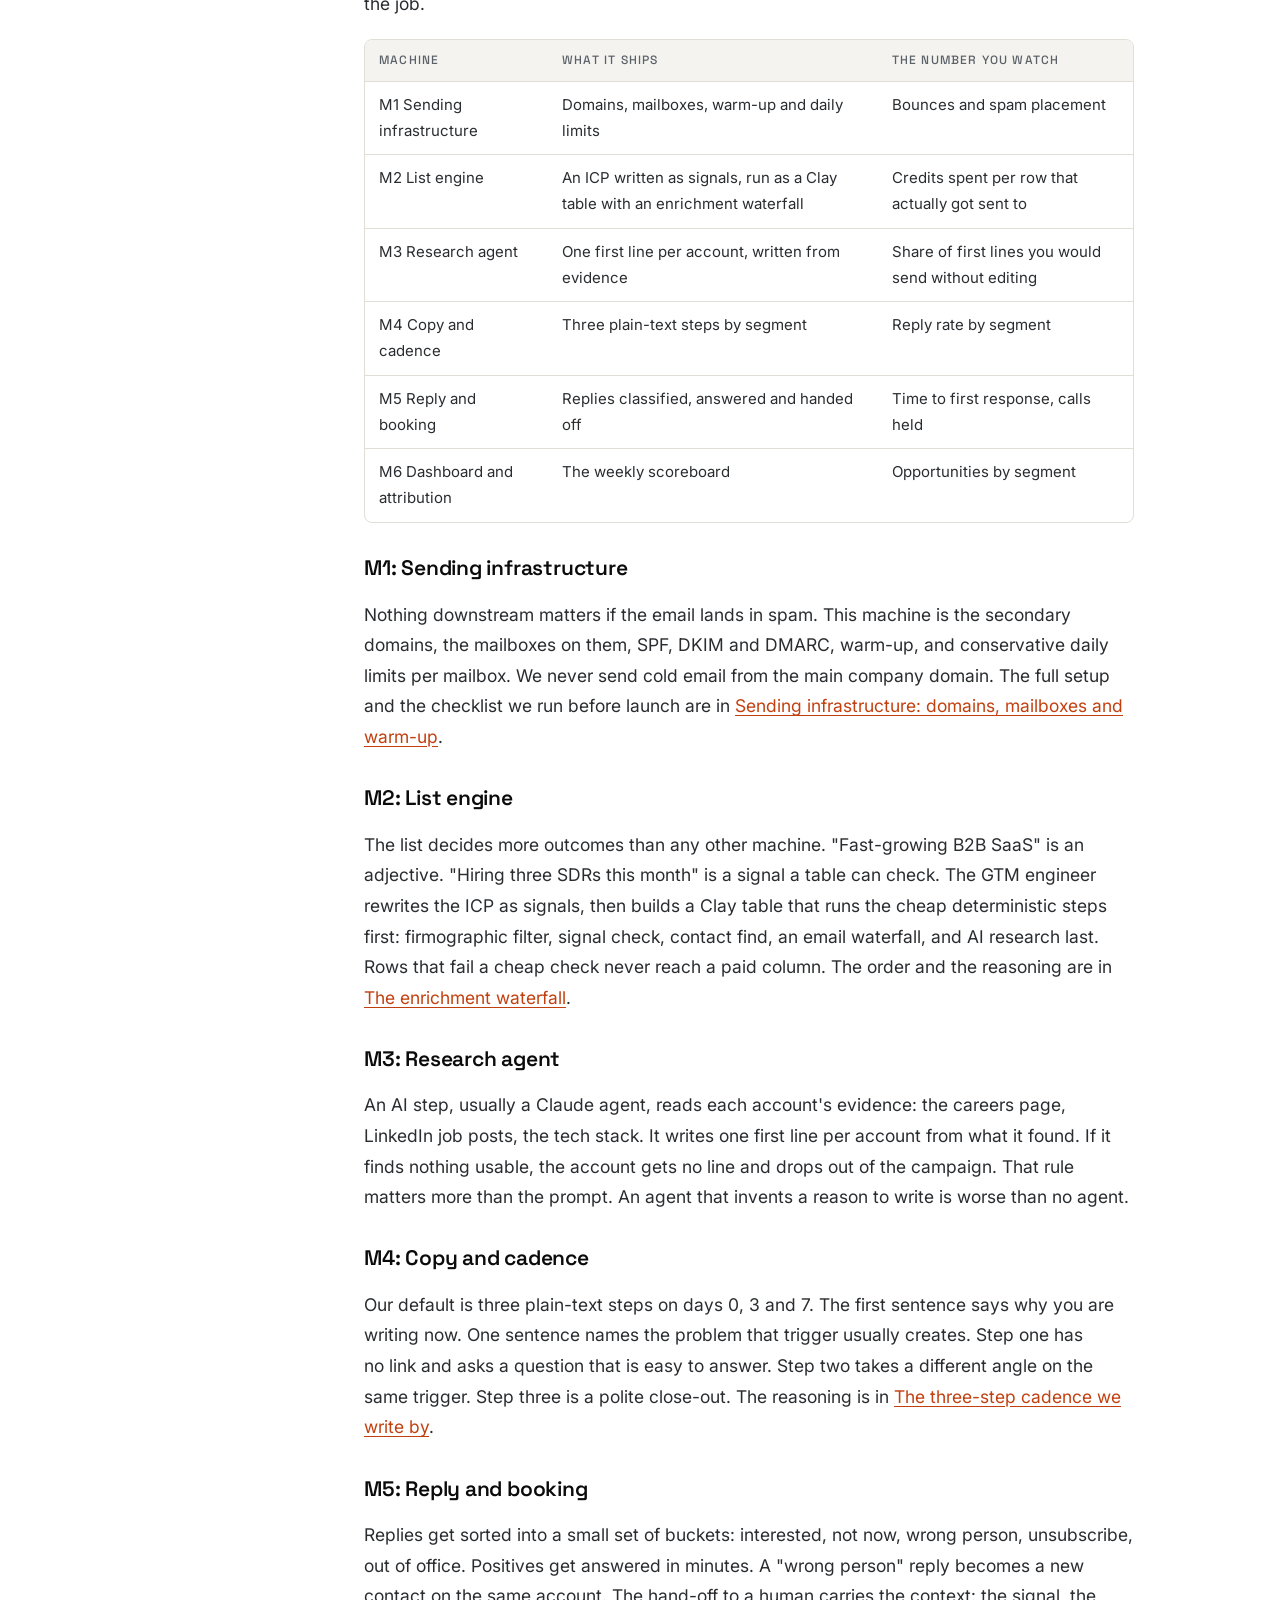
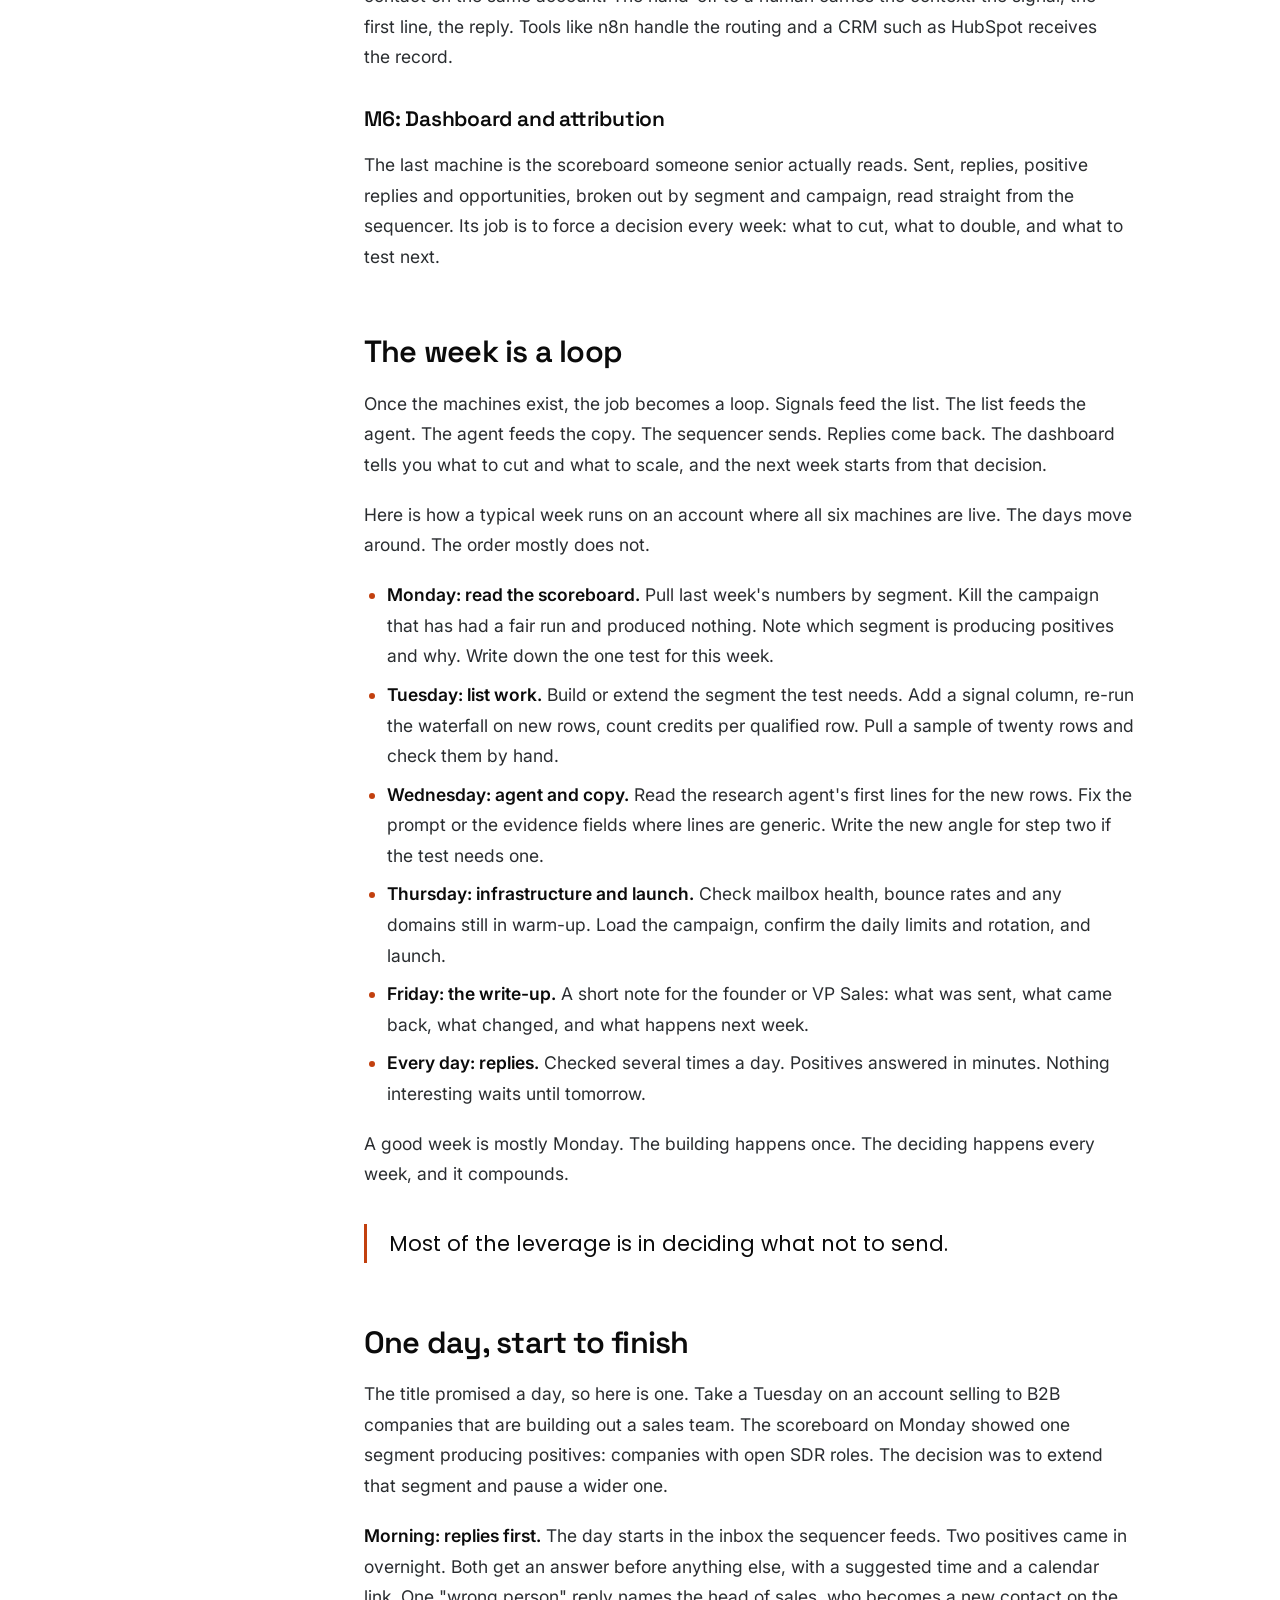
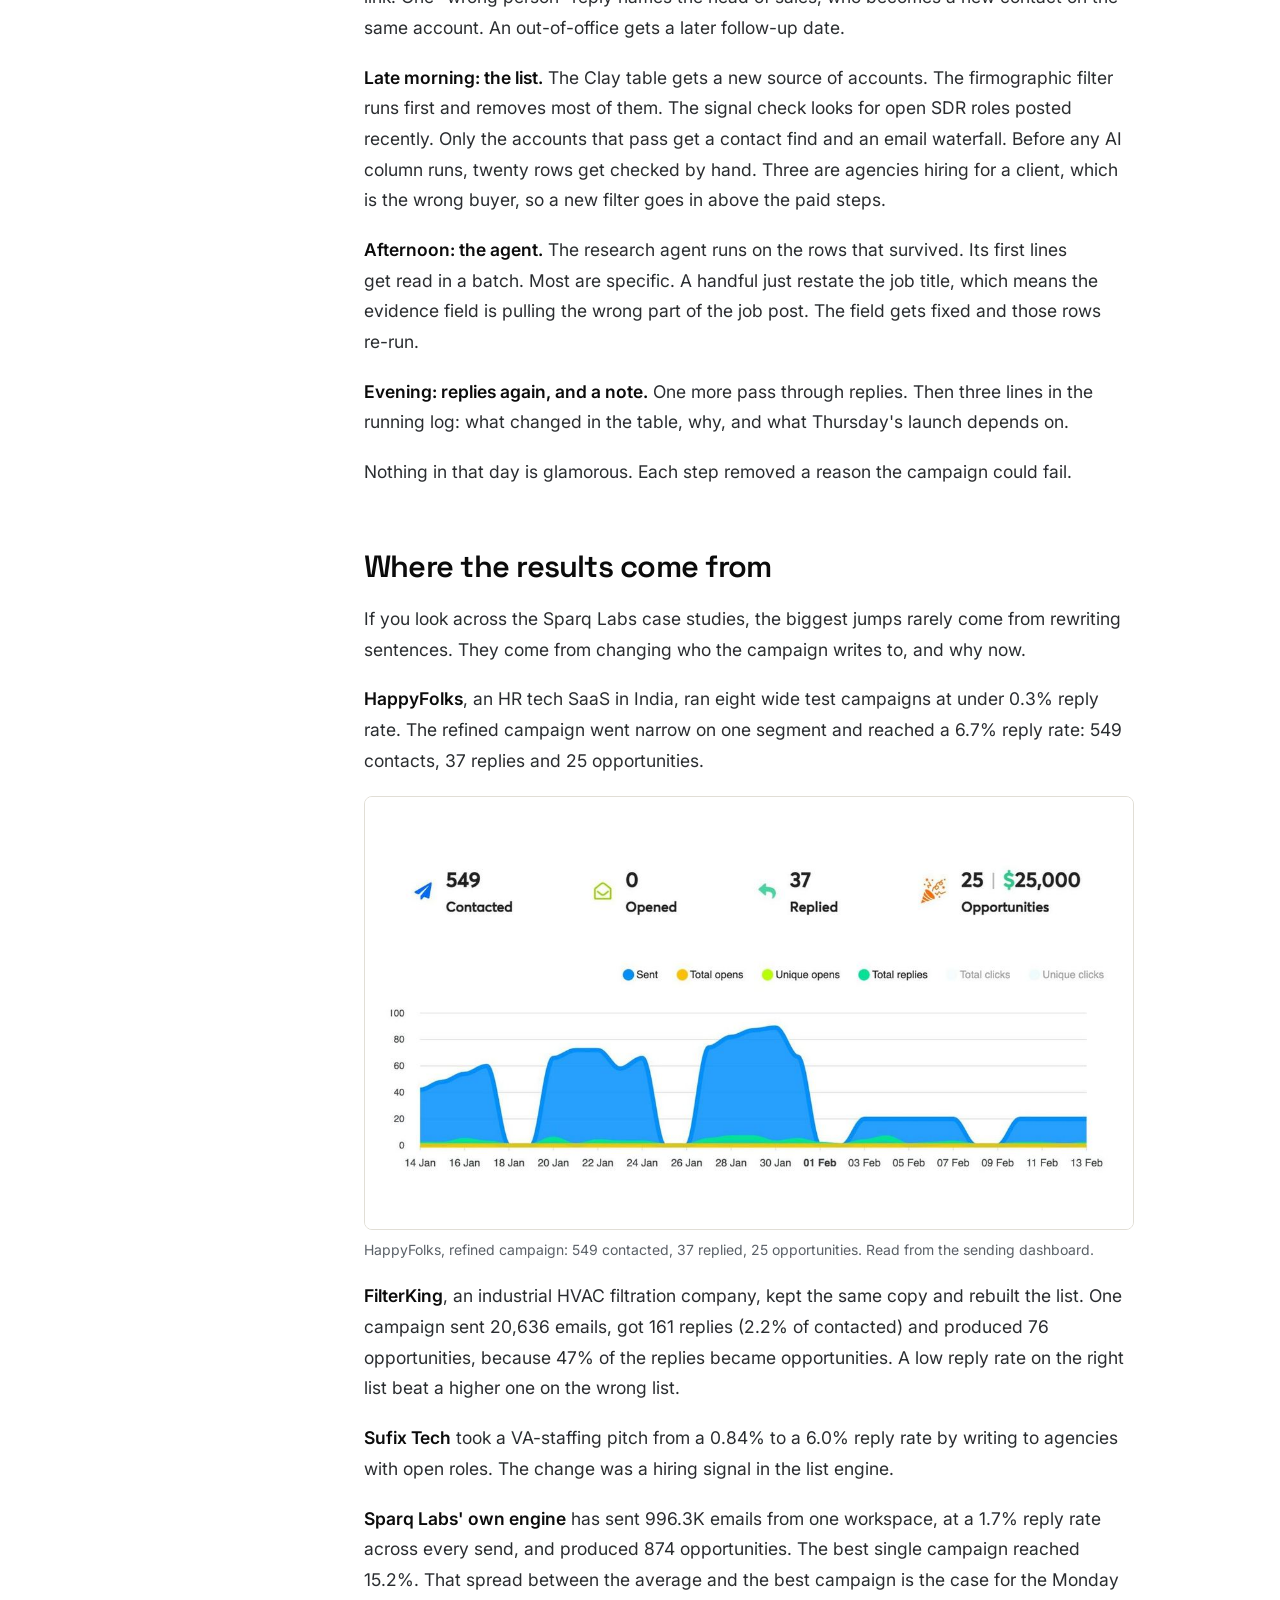
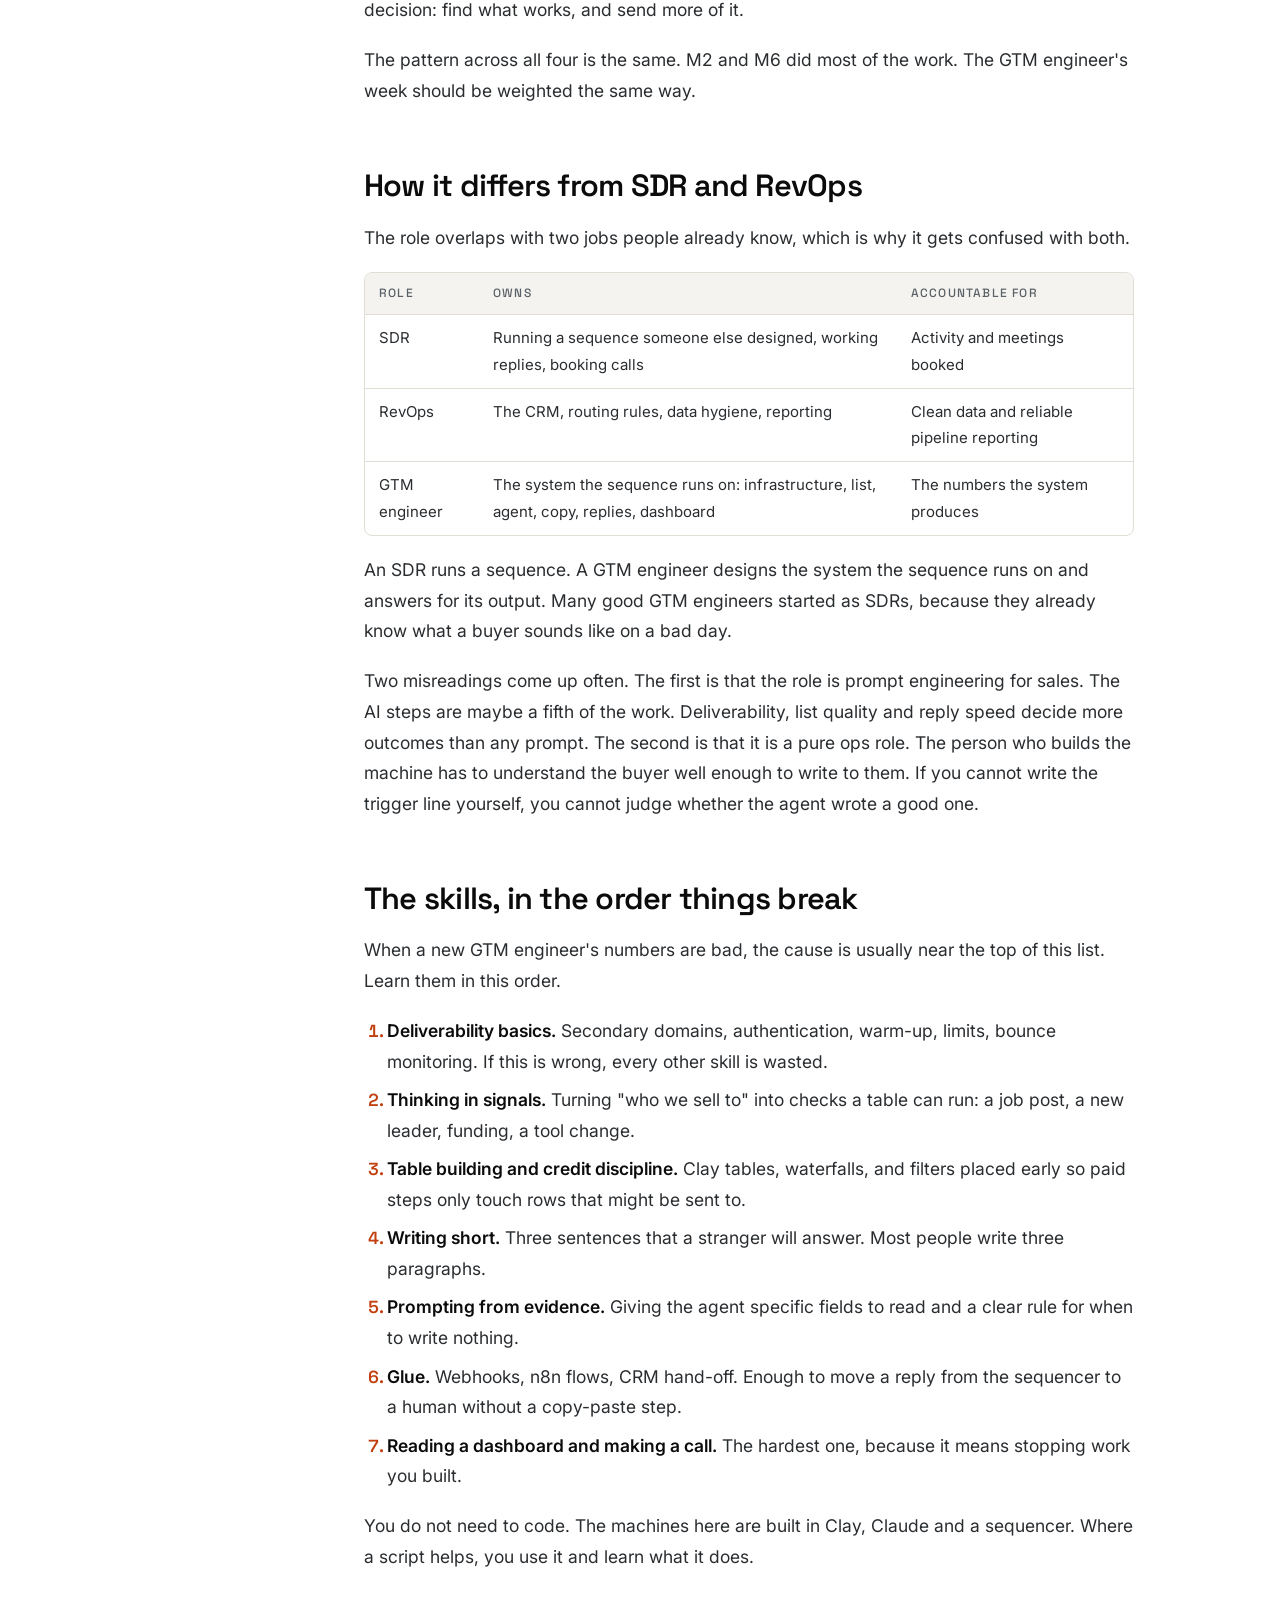
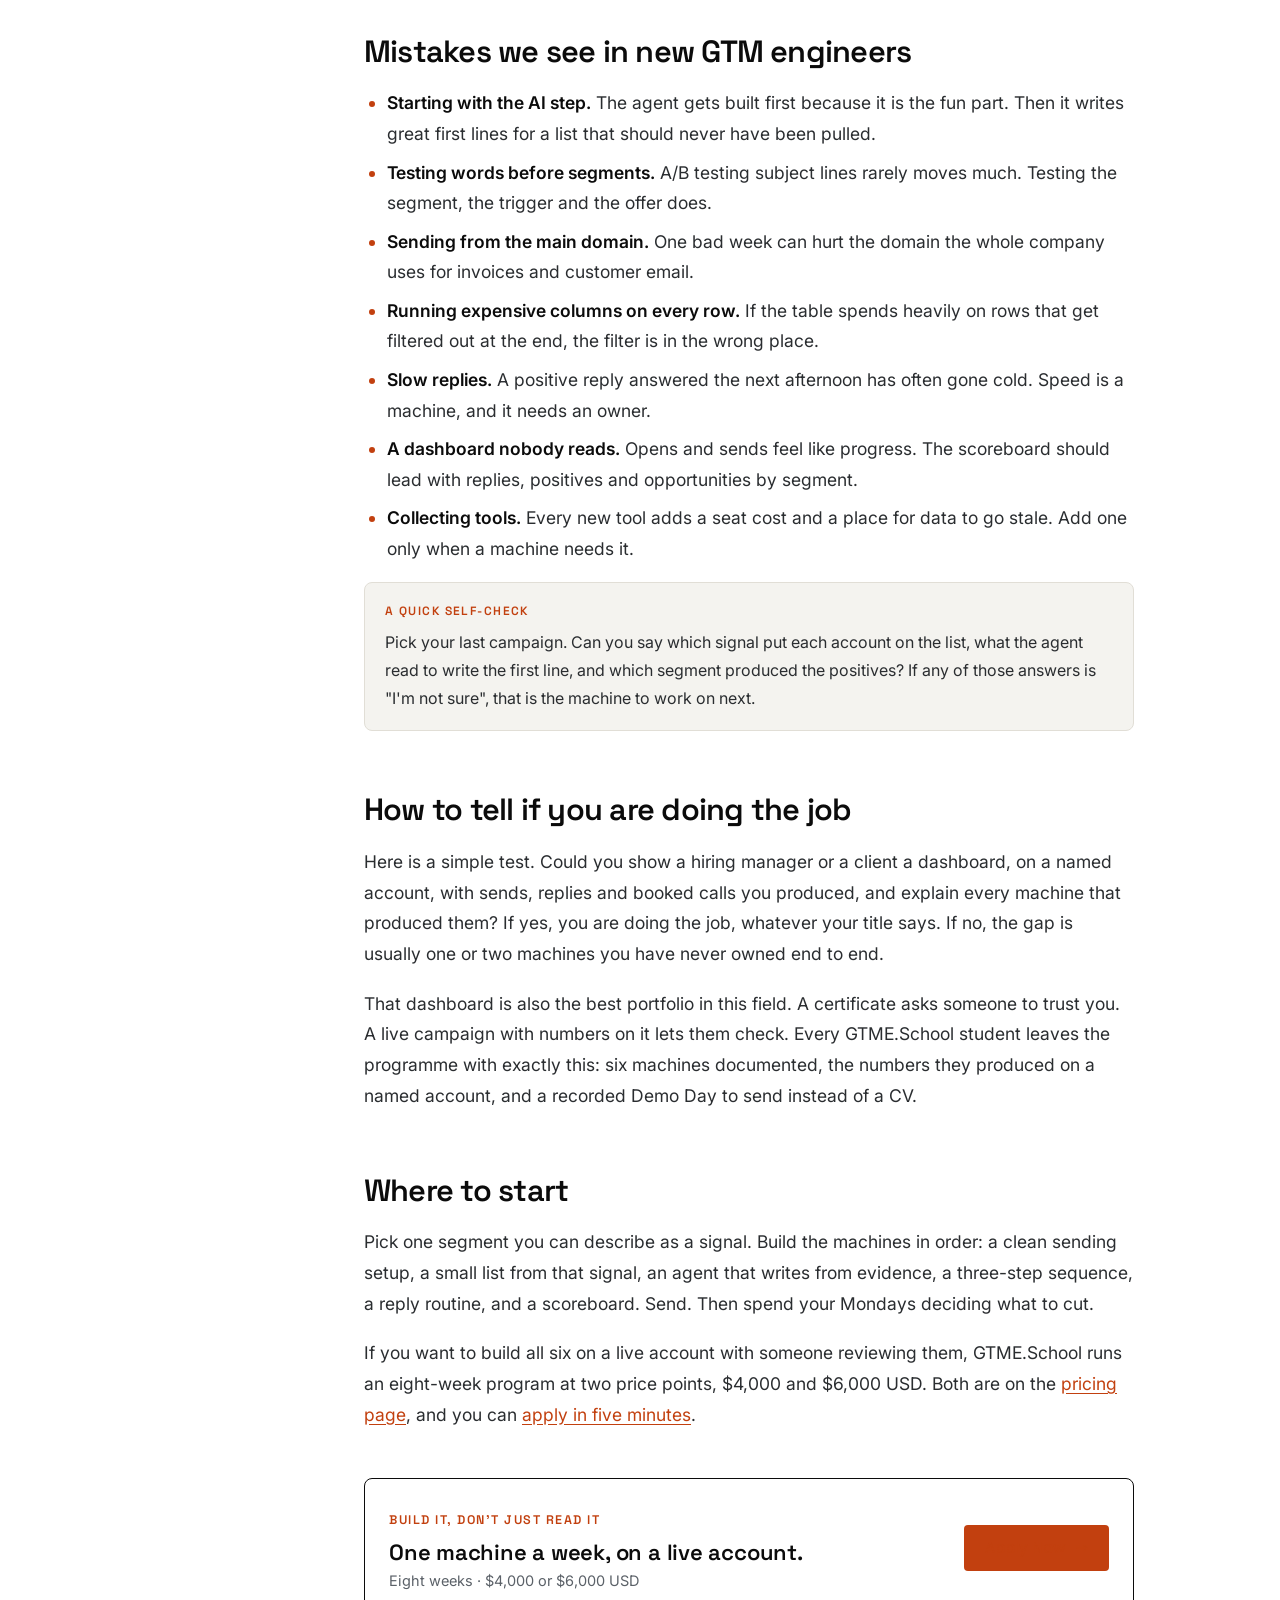
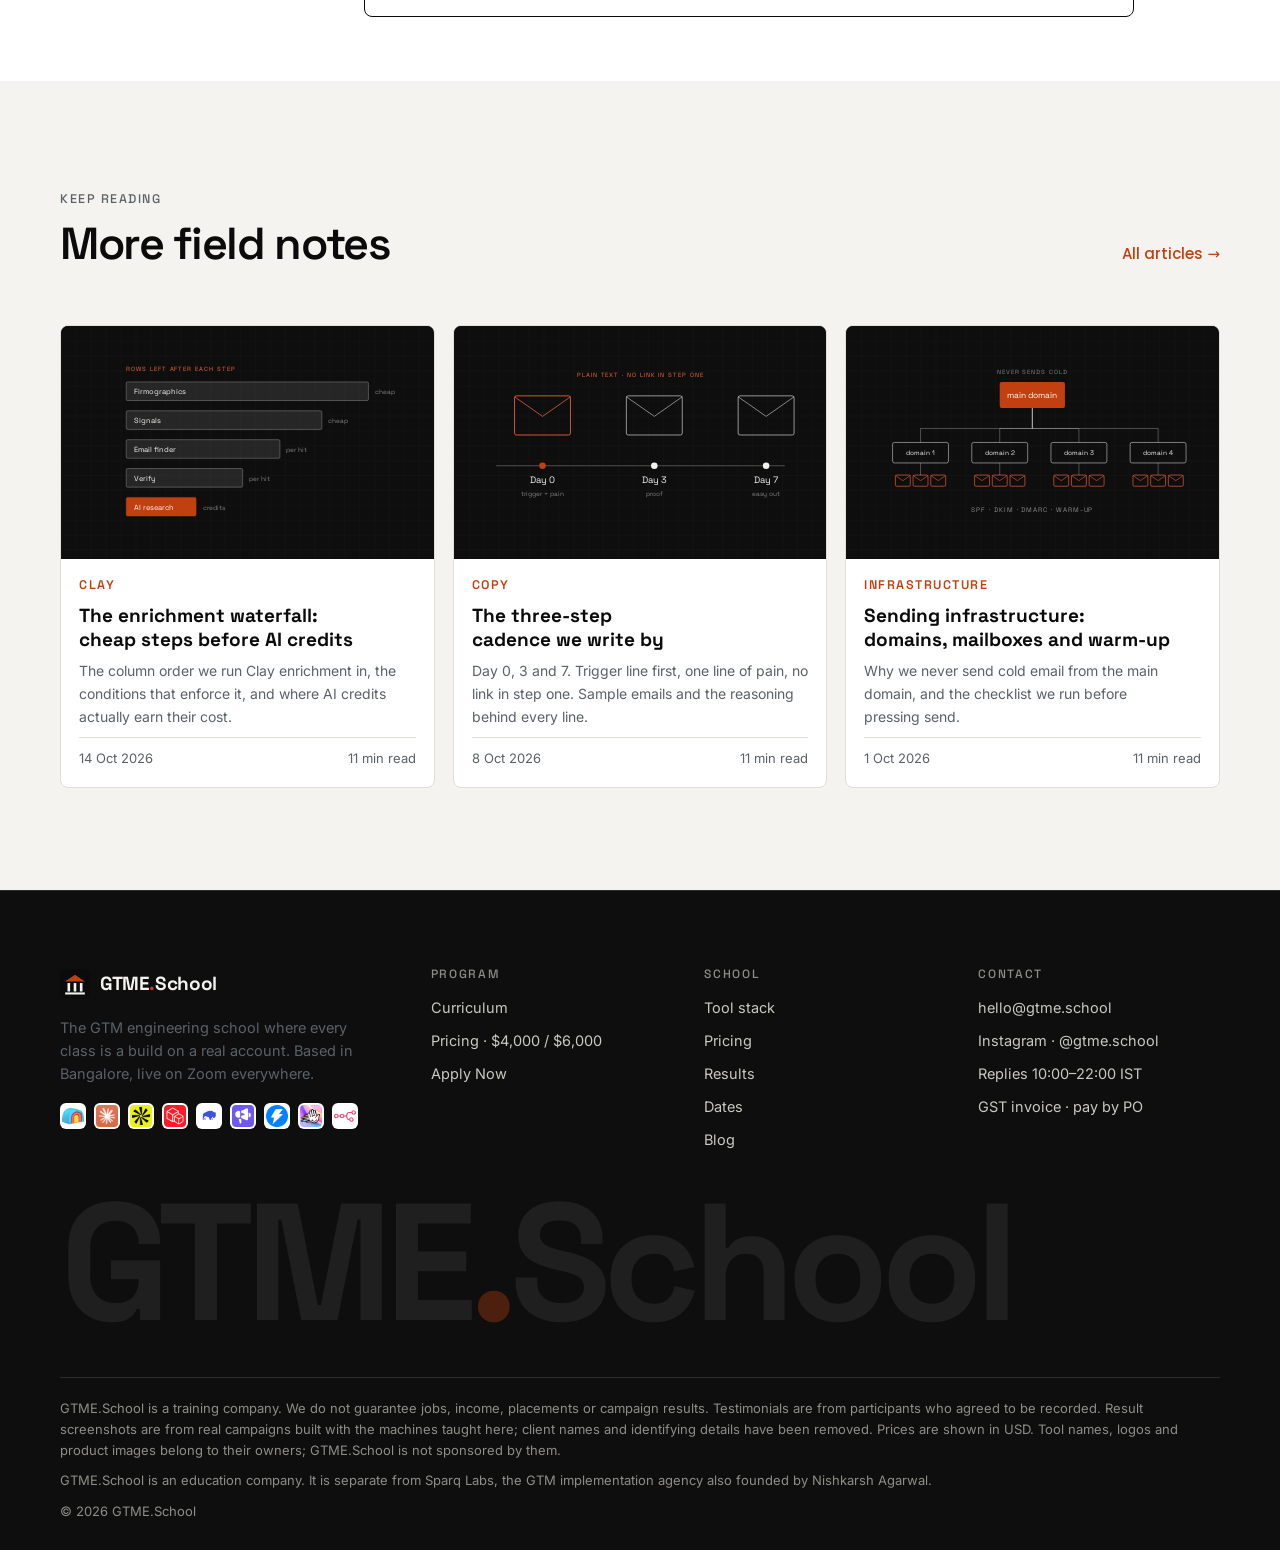
<file: blog-what-is-a-gtm-engineer.html>
<!doctype html><html lang="en"><head><meta charset="utf-8"><meta name="viewport" content="width=device-width,initial-scale=1,viewport-fit=cover"><title>What a GTM engineer actually does all day · GTME.School</title><meta name="claude:viewport-fit-sides" content="cover"><meta name="description" content="The job described by what it ships: six machines, the weekly loop that runs them, and a simple test for whether you are doing it."><link rel="icon" href="favicon.svg"><link rel="preconnect" href="https://fonts.googleapis.com"><link rel="preconnect" href="https://fonts.gstatic.com" crossorigin><link rel="stylesheet" href="https://fonts.googleapis.com/css2?family=Inter:wght@400;500;600&family=Poppins:wght@400;500;600&family=Space+Grotesk:wght@400;500;600;700&display=swap"><link rel="stylesheet" href="assets/site.css"></head><body><div class="bell"><div class="wrap"><span class="dot" aria-hidden="true"></span><span>Cohort 2 starts Tuesday, 1 December 2026. Applications are open.</span><a href="pricing.html#apply">Apply now →</a></div></div>
<header class="hdr"><div class="wrap"><a class="brand " href="index.html" aria-label="GTME.School home"><svg viewBox="0 0 32 32" aria-hidden="true"><rect width="32" height="32" rx="6" fill="#0B0B0B"/><path d="M5.5 13.2 16 6l10.5 7.2z" fill="#C2400F"/><rect x="8" y="15" width="2.8" height="9" fill="#F4F3F0"/><rect x="14.6" y="15" width="2.8" height="9" fill="#F4F3F0"/><rect x="21.2" y="15" width="2.8" height="9" fill="#F4F3F0"/><rect x="5.5" y="25" width="21" height="2.2" fill="#F4F3F0"/></svg><span>GTME<span class="dotsch">.</span>School</span></a>
<nav class="nav" aria-label="Main">
<a href="index.html#plan">Curriculum</a><a href="tools.html">Tool stack</a><a href="pricing.html">Pricing</a><a href="index.html#results">Results</a><a href="blog.html" aria-current="page">Blog</a></nav>
<div class="cta"><a class="btn btn-ember btn-sm" href="pricing.html#apply">Apply Now <span class="arr" aria-hidden="true">→</span></a></div>
<button class="burger" type="button" aria-label="Open menu" aria-expanded="false" aria-controls="mnav"><span></span></button>
</div></header>
<div class="mnav" id="mnav" hidden><div class="top"><a class="brand " href="index.html" aria-label="GTME.School home"><svg viewBox="0 0 32 32" aria-hidden="true"><rect width="32" height="32" rx="6" fill="#0B0B0B"/><path d="M5.5 13.2 16 6l10.5 7.2z" fill="#C2400F"/><rect x="8" y="15" width="2.8" height="9" fill="#F4F3F0"/><rect x="14.6" y="15" width="2.8" height="9" fill="#F4F3F0"/><rect x="21.2" y="15" width="2.8" height="9" fill="#F4F3F0"/><rect x="5.5" y="25" width="21" height="2.2" fill="#F4F3F0"/></svg><span>GTME<span class="dotsch">.</span>School</span></a><button class="close" type="button" aria-label="Close menu">×</button></div>
<a class="l" href="index.html">Home</a><a class="l" href="index.html#plan">Curriculum</a><a class="l" href="tools.html">Tool stack</a><a class="l" href="pricing.html">Pricing <span>$4,000 · $6,000</span></a><a class="l" href="index.html#results">Results</a><a class="l" href="blog.html">Blog</a>
<a class="btn btn-ember" href="pricing.html#apply">Apply Now <span class="arr" aria-hidden="true">→</span></a></div><main id="top"><div class="readbar" aria-hidden="true"><i></i></div>
<section class="art-hero blueprint" style="padding-bottom:clamp(28px,4vw,48px)"><div class="wrap"><div class="crumb"><a href="index.html">GTME.School</a><span>/</span><a href="blog.html">Blog</a><span>/</span><span>Fundamentals</span></div>
<span class="chip ember" style="margin-bottom:18px">Fundamentals</span><h1>What a GTM engineer actually does all day</h1><p class="dek">The job described by what it ships: six machines, the weekly loop that runs them, and a simple test for whether you are doing it.</p>
<div class="art-meta"><span class="au"><svg width="34" height="34" viewBox="0 0 32 32" aria-hidden="true"><rect width="32" height="32" rx="6" fill="#0B0B0B"/><path d="M5.5 13.2 16 6l10.5 7.2z" fill="#C2400F"/><rect x="8" y="15" width="2.8" height="9" fill="#F4F3F0"/><rect x="14.6" y="15" width="2.8" height="9" fill="#F4F3F0"/><rect x="21.2" y="15" width="2.8" height="9" fill="#F4F3F0"/><rect x="5.5" y="25" width="21" height="2.2" fill="#F4F3F0"/></svg>GTME.School</span><span>20 Oct 2026</span><span>11 min read</span><span>9 sections</span></div>
<div class="art-cover"><svg viewBox="0 0 1050 400" preserveAspectRatio="xMidYMid slice" role="img" aria-label="fundamentals illustration"><defs><pattern id="gfundamentals1" width="32" height="32" patternUnits="userSpaceOnUse"><path d="M32 0H0V32" fill="none" stroke="rgba(244,243,240,.07)"/></pattern></defs><rect width="1050" height="400" fill="#0E0E0E"/><rect width="1050" height="400" fill="url(#gfundamentals1)"/><g transform="translate(125,-50)"><rect x="70" y="150" width="190" height="96" rx="4" fill="none" stroke="rgba(244,243,240,.6)" stroke-width="1.6"/><text x="86" y="180" font-family="Space Grotesk, sans-serif" font-size="15" fill="#F0673A" letter-spacing="2">M1</text><text x="86" y="220" font-family="Space Grotesk, sans-serif" font-size="22" fill="#F4F3F0">Infra</text><rect x="300" y="150" width="190" height="96" rx="4" fill="none" stroke="rgba(244,243,240,.6)" stroke-width="1.6"/><text x="316" y="180" font-family="Space Grotesk, sans-serif" font-size="15" fill="#F0673A" letter-spacing="2">M2</text><text x="316" y="220" font-family="Space Grotesk, sans-serif" font-size="22" fill="#F4F3F0">List</text><rect x="530" y="150" width="190" height="96" rx="4" fill="#C2400F" stroke="#C2400F" stroke-width="1.6"/><text x="546" y="180" font-family="Space Grotesk, sans-serif" font-size="15" fill="#fff" letter-spacing="2">M3</text><text x="546" y="220" font-family="Space Grotesk, sans-serif" font-size="22" fill="#F4F3F0">Agent</text><rect x="70" y="290" width="190" height="96" rx="4" fill="none" stroke="rgba(244,243,240,.6)" stroke-width="1.6"/><text x="86" y="320" font-family="Space Grotesk, sans-serif" font-size="15" fill="#F0673A" letter-spacing="2">M4</text><text x="86" y="360" font-family="Space Grotesk, sans-serif" font-size="22" fill="#F4F3F0">Copy</text><rect x="300" y="290" width="190" height="96" rx="4" fill="none" stroke="rgba(244,243,240,.6)" stroke-width="1.6"/><text x="316" y="320" font-family="Space Grotesk, sans-serif" font-size="15" fill="#F0673A" letter-spacing="2">M5</text><text x="316" y="360" font-family="Space Grotesk, sans-serif" font-size="22" fill="#F4F3F0">Reply</text><rect x="530" y="290" width="190" height="96" rx="4" fill="none" stroke="rgba(244,243,240,.6)" stroke-width="1.6"/><text x="546" y="320" font-family="Space Grotesk, sans-serif" font-size="15" fill="#F0673A" letter-spacing="2">M6</text><text x="546" y="360" font-family="Space Grotesk, sans-serif" font-size="22" fill="#F4F3F0">Board</text><path d="M260 198h40M490 198h40M645 246v40M530 334h-40M300 334h-40" stroke="#F0673A" stroke-width="2"/></g></svg></div></div></section>
<div class="wrap art"><nav class="toc" aria-label="In this article"><span class="label">In this article</span><a href="#six-machines">The job is six machines</a><a href="#the-loop">The week is a loop</a><a href="#one-day">One day, start to finish</a><a href="#where-results-come-from">Where the results come from</a><a href="#how-it-differs">How it differs from SDR and RevOps</a><a href="#skills">The skills, in the order things break</a><a href="#common-mistakes">Mistakes we see in new GTM engineers</a><a href="#the-test">How to tell if you are doing the job</a><a href="#where-to-start">Where to start</a></nav>
<article class="prose"><p>"GTM engineer" became a job title before it became a job description. Ask ten hiring managers what one does and you get ten answers, and most of them are a list of tools: Clay, Apollo, a sequencer, an AI subscription. Tools change every quarter. The work they serve changes slowly. So this piece describes the role by what it ships, how the week runs, and how you can tell whether you are doing it.</p>
<p>Everything here comes from how we run outbound at Sparq Labs, the agency GTME.School is attached to, and from the six machines every program here teaches. Where a number appears, it comes from a sending dashboard or a client report.</p>
<h2 id="six-machines">The job is six machines</h2>
<p>At Sparq Labs we break outbound into six machines. A GTM engineer owns all six, end to end. Each machine takes an input, produces an output, and has one number that tells you whether it works. If you can name that number for every machine on your account, you understand the job.</p>
<figure class="fig-table"><table><thead><tr><th>Machine</th><th>What it ships</th><th>The number you watch</th></tr></thead><tbody>
<tr><td>M1 Sending infrastructure</td><td>Domains, mailboxes, warm-up and daily limits</td><td>Bounces and spam placement</td></tr>
<tr><td>M2 List engine</td><td>An ICP written as signals, run as a Clay table with an enrichment waterfall</td><td>Credits spent per row that actually got sent to</td></tr>
<tr><td>M3 Research agent</td><td>One first line per account, written from evidence</td><td>Share of first lines you would send without editing</td></tr>
<tr><td>M4 Copy and cadence</td><td>Three plain-text steps by segment</td><td>Reply rate by segment</td></tr>
<tr><td>M5 Reply and booking</td><td>Replies classified, answered and handed off</td><td>Time to first response, calls held</td></tr>
<tr><td>M6 Dashboard and attribution</td><td>The weekly scoreboard</td><td>Opportunities by segment</td></tr>
</tbody></table></figure>
<h3>M1: Sending infrastructure</h3>
<p>Nothing downstream matters if the email lands in spam. This machine is the secondary domains, the mailboxes on them, SPF, DKIM and DMARC, warm-up, and conservative daily limits per mailbox. We never send cold email from the main company domain. The full setup and the checklist we run before launch are in <a href="blog-sending-infrastructure.html">Sending infrastructure: domains, mailboxes and warm-up</a>.</p>
<h3>M2: List engine</h3>
<p>The list decides more outcomes than any other machine. "Fast-growing B2B SaaS" is an adjective. "Hiring three SDRs this month" is a signal a table can check. The GTM engineer rewrites the ICP as signals, then builds a Clay table that runs the cheap deterministic steps first: firmographic filter, signal check, contact find, an email waterfall, and AI research last. Rows that fail a cheap check never reach a paid column. The order and the reasoning are in <a href="blog-enrichment-waterfall.html">The enrichment waterfall</a>.</p>
<h3>M3: Research agent</h3>
<p>An AI step, usually a Claude agent, reads each account's evidence: the careers page, LinkedIn job posts, the tech stack. It writes one first line per account from what it found. If it finds nothing usable, the account gets no line and drops out of the campaign. That rule matters more than the prompt. An agent that invents a reason to write is worse than no agent.</p>
<h3>M4: Copy and cadence</h3>
<p>Our default is three plain-text steps on days 0, 3 and 7. The first sentence says why you are writing now. One sentence names the problem that trigger usually creates. Step one has no link and asks a question that is easy to answer. Step two takes a different angle on the same trigger. Step three is a polite close-out. The reasoning is in <a href="blog-three-step-cadence.html">The three-step cadence we write by</a>.</p>
<h3>M5: Reply and booking</h3>
<p>Replies get sorted into a small set of buckets: interested, not now, wrong person, unsubscribe, out of office. Positives get answered in minutes. A "wrong person" reply becomes a new contact on the same account. The hand-off to a human carries the context: the signal, the first line, the reply. Tools like n8n handle the routing and a CRM such as HubSpot receives the record.</p>
<h3>M6: Dashboard and attribution</h3>
<p>The last machine is the scoreboard someone senior actually reads. Sent, replies, positive replies and opportunities, broken out by segment and campaign, read straight from the sequencer. Its job is to force a decision every week: what to cut, what to double, and what to test next.</p>
<h2 id="the-loop">The week is a loop</h2>
<p>Once the machines exist, the job becomes a loop. Signals feed the list. The list feeds the agent. The agent feeds the copy. The sequencer sends. Replies come back. The dashboard tells you what to cut and what to scale, and the next week starts from that decision.</p>
<p>Here is how a typical week runs on an account where all six machines are live. The days move around. The order mostly does not.</p>
<ul>
<li><strong>Monday: read the scoreboard.</strong> Pull last week's numbers by segment. Kill the campaign that has had a fair run and produced nothing. Note which segment is producing positives and why. Write down the one test for this week.</li>
<li><strong>Tuesday: list work.</strong> Build or extend the segment the test needs. Add a signal column, re-run the waterfall on new rows, count credits per qualified row. Pull a sample of twenty rows and check them by hand.</li>
<li><strong>Wednesday: agent and copy.</strong> Read the research agent's first lines for the new rows. Fix the prompt or the evidence fields where lines are generic. Write the new angle for step two if the test needs one.</li>
<li><strong>Thursday: infrastructure and launch.</strong> Check mailbox health, bounce rates and any domains still in warm-up. Load the campaign, confirm the daily limits and rotation, and launch.</li>
<li><strong>Friday: the write-up.</strong> A short note for the founder or VP Sales: what was sent, what came back, what changed, and what happens next week.</li>
<li><strong>Every day: replies.</strong> Checked several times a day. Positives answered in minutes. Nothing interesting waits until tomorrow.</li>
</ul>
<p>A good week is mostly Monday. The building happens once. The deciding happens every week, and it compounds.</p>
<blockquote><p>Most of the leverage is in deciding what not to send.</p></blockquote>
<h2 id="one-day">One day, start to finish</h2>
<p>The title promised a day, so here is one. Take a Tuesday on an account selling to B2B companies that are building out a sales team. The scoreboard on Monday showed one segment producing positives: companies with open SDR roles. The decision was to extend that segment and pause a wider one.</p>
<p><strong>Morning: replies first.</strong> The day starts in the inbox the sequencer feeds. Two positives came in overnight. Both get an answer before anything else, with a suggested time and a calendar link. One "wrong person" reply names the head of sales, who becomes a new contact on the same account. An out-of-office gets a later follow-up date.</p>
<p><strong>Late morning: the list.</strong> The Clay table gets a new source of accounts. The firmographic filter runs first and removes most of them. The signal check looks for open SDR roles posted recently. Only the accounts that pass get a contact find and an email waterfall. Before any AI column runs, twenty rows get checked by hand. Three are agencies hiring for a client, which is the wrong buyer, so a new filter goes in above the paid steps.</p>
<p><strong>Afternoon: the agent.</strong> The research agent runs on the rows that survived. Its first lines get read in a batch. Most are specific. A handful just restate the job title, which means the evidence field is pulling the wrong part of the job post. The field gets fixed and those rows re-run.</p>
<p><strong>Evening: replies again, and a note.</strong> One more pass through replies. Then three lines in the running log: what changed in the table, why, and what Thursday's launch depends on.</p>
<p>Nothing in that day is glamorous. Each step removed a reason the campaign could fail.</p>
<h2 id="where-results-come-from">Where the results come from</h2>
<p>If you look across the Sparq Labs case studies, the biggest jumps rarely come from rewriting sentences. They come from changing who the campaign writes to, and why now.</p>
<p><strong>HappyFolks</strong>, an HR tech SaaS in India, ran eight wide test campaigns at under 0.3% reply rate. The refined campaign went narrow on one segment and reached a 6.7% reply rate: 549 contacts, 37 replies and 25 opportunities.</p>
<figure class="fig-img"><img src="assets/img/hf-dash.jpg" alt="HappyFolks sending dashboard showing 549 contacted, 37 replied and 25 opportunities on the refined campaign" loading="lazy" decoding="async"><figcaption>HappyFolks, refined campaign: 549 contacted, 37 replied, 25 opportunities. Read from the sending dashboard.</figcaption></figure>
<p><strong>FilterKing</strong>, an industrial HVAC filtration company, kept the same copy and rebuilt the list. One campaign sent 20,636 emails, got 161 replies (2.2% of contacted) and produced 76 opportunities, because 47% of the replies became opportunities. A low reply rate on the right list beat a higher one on the wrong list.</p>
<p><strong>Sufix Tech</strong> took a VA-staffing pitch from a 0.84% to a 6.0% reply rate by writing to agencies with open roles. The change was a hiring signal in the list engine.</p>
<p><strong>Sparq Labs' own engine</strong> has sent 996.3K emails from one workspace, at a 1.7% reply rate across every send, and produced 874 opportunities. The best single campaign reached 15.2%. That spread between the average and the best campaign is the case for the Monday decision: find what works, and send more of it.</p>
<p>The pattern across all four is the same. M2 and M6 did most of the work. The GTM engineer's week should be weighted the same way.</p>
<h2 id="how-it-differs">How it differs from SDR and RevOps</h2>
<p>The role overlaps with two jobs people already know, which is why it gets confused with both.</p>
<figure class="fig-table"><table><thead><tr><th>Role</th><th>Owns</th><th>Accountable for</th></tr></thead><tbody>
<tr><td>SDR</td><td>Running a sequence someone else designed, working replies, booking calls</td><td>Activity and meetings booked</td></tr>
<tr><td>RevOps</td><td>The CRM, routing rules, data hygiene, reporting</td><td>Clean data and reliable pipeline reporting</td></tr>
<tr><td>GTM engineer</td><td>The system the sequence runs on: infrastructure, list, agent, copy, replies, dashboard</td><td>The numbers the system produces</td></tr>
</tbody></table></figure>
<p>An SDR runs a sequence. A GTM engineer designs the system the sequence runs on and answers for its output. Many good GTM engineers started as SDRs, because they already know what a buyer sounds like on a bad day.</p>
<p>Two misreadings come up often. The first is that the role is prompt engineering for sales. The AI steps are maybe a fifth of the work. Deliverability, list quality and reply speed decide more outcomes than any prompt. The second is that it is a pure ops role. The person who builds the machine has to understand the buyer well enough to write to them. If you cannot write the trigger line yourself, you cannot judge whether the agent wrote a good one.</p>
<h2 id="skills">The skills, in the order things break</h2>
<p>When a new GTM engineer's numbers are bad, the cause is usually near the top of this list. Learn them in this order.</p>
<ol>
<li><strong>Deliverability basics.</strong> Secondary domains, authentication, warm-up, limits, bounce monitoring. If this is wrong, every other skill is wasted.</li>
<li><strong>Thinking in signals.</strong> Turning "who we sell to" into checks a table can run: a job post, a new leader, funding, a tool change.</li>
<li><strong>Table building and credit discipline.</strong> Clay tables, waterfalls, and filters placed early so paid steps only touch rows that might be sent to.</li>
<li><strong>Writing short.</strong> Three sentences that a stranger will answer. Most people write three paragraphs.</li>
<li><strong>Prompting from evidence.</strong> Giving the agent specific fields to read and a clear rule for when to write nothing.</li>
<li><strong>Glue.</strong> Webhooks, n8n flows, CRM hand-off. Enough to move a reply from the sequencer to a human without a copy-paste step.</li>
<li><strong>Reading a dashboard and making a call.</strong> The hardest one, because it means stopping work you built.</li>
</ol>
<p>You do not need to code. The machines here are built in Clay, Claude and a sequencer. Where a script helps, you use it and learn what it does.</p>
<h2 id="common-mistakes">Mistakes we see in new GTM engineers</h2>
<ul>
<li><strong>Starting with the AI step.</strong> The agent gets built first because it is the fun part. Then it writes great first lines for a list that should never have been pulled.</li>
<li><strong>Testing words before segments.</strong> A/B testing subject lines rarely moves much. Testing the segment, the trigger and the offer does.</li>
<li><strong>Sending from the main domain.</strong> One bad week can hurt the domain the whole company uses for invoices and customer email.</li>
<li><strong>Running expensive columns on every row.</strong> If the table spends heavily on rows that get filtered out at the end, the filter is in the wrong place.</li>
<li><strong>Slow replies.</strong> A positive reply answered the next afternoon has often gone cold. Speed is a machine, and it needs an owner.</li>
<li><strong>A dashboard nobody reads.</strong> Opens and sends feel like progress. The scoreboard should lead with replies, positives and opportunities by segment.</li>
<li><strong>Collecting tools.</strong> Every new tool adds a seat cost and a place for data to go stale. Add one only when a machine needs it.</li>
</ul>
<aside class="callout"><strong>A quick self-check</strong><p>Pick your last campaign. Can you say which signal put each account on the list, what the agent read to write the first line, and which segment produced the positives? If any of those answers is "I'm not sure", that is the machine to work on next.</p></aside>
<h2 id="the-test">How to tell if you are doing the job</h2>
<p>Here is a simple test. Could you show a hiring manager or a client a dashboard, on a named account, with sends, replies and booked calls you produced, and explain every machine that produced them? If yes, you are doing the job, whatever your title says. If no, the gap is usually one or two machines you have never owned end to end.</p>
<p>That dashboard is also the best portfolio in this field. A certificate asks someone to trust you. A live campaign with numbers on it lets them check. Every GTME.School student leaves the programme with exactly this: six machines documented, the numbers they produced on a named account, and a recorded Demo Day to send instead of a CV.</p>
<h2 id="where-to-start">Where to start</h2>
<p>Pick one segment you can describe as a signal. Build the machines in order: a clean sending setup, a small list from that signal, an agent that writes from evidence, a three-step sequence, a reply routine, and a scoreboard. Send. Then spend your Mondays deciding what to cut.</p>
<p>If you want to build all six on a live account with someone reviewing them, GTME.School runs an eight-week program at two price points, $4,000 and $6,000 USD. Both are on the <a href="pricing.html">pricing page</a>, and you can <a href="pricing.html#apply">apply in five minutes</a>.</p>
<aside class="art-cta"><div><span class="label"><b>Build it, don't just read it</b></span><h3 style="margin-top:6px">One machine a week, on a live account.</h3><p class="small" style="margin-top:4px">Eight weeks · $4,000 or $6,000 USD</p></div><a class="btn btn-ember" href="pricing.html#apply">Apply Now <span class="arr">→</span></a></aside>
</article></div>
<section class="sec stone"><div class="wrap"><div class="sec-head"><div><span class="label">Keep reading</span><h2 class="h2" style="margin-top:10px">More field notes</h2></div><div style="justify-self:end"><a class="tlink" href="blog.html">All articles →</a></div></div><div class="posts" style="grid-template-columns:repeat(auto-fit,minmax(240px,1fr))"><a class="post rv d0" href="blog-enrichment-waterfall.html"><div class="cover"><svg viewBox="0 0 800 500" preserveAspectRatio="xMidYMid slice" role="img" aria-label="clay illustration"><defs><pattern id="gclay0" width="32" height="32" patternUnits="userSpaceOnUse"><path d="M32 0H0V32" fill="none" stroke="rgba(244,243,240,.07)"/></pattern></defs><rect width="800" height="500" fill="#0E0E0E"/><rect width="800" height="500" fill="url(#gclay0)"/><g transform="translate(0,0)"><rect x="140" y="120" width="520" height="40" rx="3" fill="rgba(244,243,240,.1)" stroke="rgba(244,243,240,.55)"/><text x="156" y="146" font-family="Space Grotesk, sans-serif" font-size="16" fill="#F4F3F0">Firmographics</text><text x="674" y="146" font-family="Space Grotesk, sans-serif" font-size="14" fill="rgba(244,243,240,.5)">cheap</text><rect x="140" y="182" width="420" height="40" rx="3" fill="rgba(244,243,240,.1)" stroke="rgba(244,243,240,.55)"/><text x="156" y="208" font-family="Space Grotesk, sans-serif" font-size="16" fill="#F4F3F0">Signals</text><text x="574" y="208" font-family="Space Grotesk, sans-serif" font-size="14" fill="rgba(244,243,240,.5)">cheap</text><rect x="140" y="244" width="330" height="40" rx="3" fill="rgba(244,243,240,.1)" stroke="rgba(244,243,240,.55)"/><text x="156" y="270" font-family="Space Grotesk, sans-serif" font-size="16" fill="#F4F3F0">Email finder</text><text x="484" y="270" font-family="Space Grotesk, sans-serif" font-size="14" fill="rgba(244,243,240,.5)">per hit</text><rect x="140" y="306" width="250" height="40" rx="3" fill="rgba(244,243,240,.1)" stroke="rgba(244,243,240,.55)"/><text x="156" y="332" font-family="Space Grotesk, sans-serif" font-size="16" fill="#F4F3F0">Verify</text><text x="404" y="332" font-family="Space Grotesk, sans-serif" font-size="14" fill="rgba(244,243,240,.5)">per hit</text><rect x="140" y="368" width="150" height="40" rx="3" fill="#C2400F" stroke="#C2400F"/><text x="156" y="394" font-family="Space Grotesk, sans-serif" font-size="16" fill="#F4F3F0">AI research</text><text x="304" y="394" font-family="Space Grotesk, sans-serif" font-size="14" fill="rgba(244,243,240,.5)">credits</text><text x="140" y="96" font-family="Space Grotesk, sans-serif" font-size="13" fill="#F0673A" letter-spacing="2">ROWS LEFT AFTER EACH STEP</text></g></svg></div><div class="bd"><span class="label"><b>Clay</b></span><h3>The enrichment waterfall: cheap steps before AI credits</h3><p>The column order we run Clay enrichment in, the conditions that enforce it, and where AI credits actually earn their cost.</p><div class="meta"><span>14 Oct 2026</span><span>11 min read</span></div></div></a><a class="post rv d1" href="blog-three-step-cadence.html"><div class="cover"><svg viewBox="0 0 800 500" preserveAspectRatio="xMidYMid slice" role="img" aria-label="copy illustration"><defs><pattern id="gcopy0" width="32" height="32" patternUnits="userSpaceOnUse"><path d="M32 0H0V32" fill="none" stroke="rgba(244,243,240,.07)"/></pattern></defs><rect width="800" height="500" fill="#0E0E0E"/><rect width="800" height="500" fill="url(#gcopy0)"/><g transform="translate(0,0)"><path d="M90 300 H710" stroke="rgba(244,243,240,.4)" stroke-width="1.5"/><circle cx="190" cy="300" r="7" fill="#C2400F"/><rect x="130" y="150" width="120" height="84" rx="4" fill="none" stroke="#F0673A" stroke-width="1.8"/><path d="M130 152 l60 42 60-42" fill="none" stroke="#F0673A" stroke-width="1.6"/><text x="190" y="338" font-family="Space Grotesk, sans-serif" font-size="20" fill="#F4F3F0" text-anchor="middle">Day 0</text><text x="190" y="364" font-family="Space Grotesk, sans-serif" font-size="14" fill="rgba(244,243,240,.5)" text-anchor="middle">trigger + pain</text><circle cx="430" cy="300" r="7" fill="#F4F3F0"/><rect x="370" y="150" width="120" height="84" rx="4" fill="none" stroke="rgba(244,243,240,.7)" stroke-width="1.8"/><path d="M370 152 l60 42 60-42" fill="none" stroke="rgba(244,243,240,.7)" stroke-width="1.6"/><text x="430" y="338" font-family="Space Grotesk, sans-serif" font-size="20" fill="#F4F3F0" text-anchor="middle">Day 3</text><text x="430" y="364" font-family="Space Grotesk, sans-serif" font-size="14" fill="rgba(244,243,240,.5)" text-anchor="middle">proof</text><circle cx="670" cy="300" r="7" fill="#F4F3F0"/><rect x="610" y="150" width="120" height="84" rx="4" fill="none" stroke="rgba(244,243,240,.7)" stroke-width="1.8"/><path d="M610 152 l60 42 60-42" fill="none" stroke="rgba(244,243,240,.7)" stroke-width="1.6"/><text x="670" y="338" font-family="Space Grotesk, sans-serif" font-size="20" fill="#F4F3F0" text-anchor="middle">Day 7</text><text x="670" y="364" font-family="Space Grotesk, sans-serif" font-size="14" fill="rgba(244,243,240,.5)" text-anchor="middle">easy out</text><text x="400" y="110" font-family="Space Grotesk, sans-serif" font-size="13" fill="#F0673A" text-anchor="middle" letter-spacing="2">PLAIN TEXT · NO LINK IN STEP ONE</text></g></svg></div><div class="bd"><span class="label"><b>Copy</b></span><h3>The three-step cadence we write by</h3><p>Day 0, 3 and 7. Trigger line first, one line of pain, no link in step one. Sample emails and the reasoning behind every line.</p><div class="meta"><span>8 Oct 2026</span><span>11 min read</span></div></div></a><a class="post rv d2" href="blog-sending-infrastructure.html"><div class="cover"><svg viewBox="0 0 800 500" preserveAspectRatio="xMidYMid slice" role="img" aria-label="infrastructure illustration"><defs><pattern id="ginfrastructure0" width="32" height="32" patternUnits="userSpaceOnUse"><path d="M32 0H0V32" fill="none" stroke="rgba(244,243,240,.07)"/></pattern></defs><rect width="800" height="500" fill="#0E0E0E"/><rect width="800" height="500" fill="url(#ginfrastructure0)"/><g transform="translate(0,0)"><rect x="330" y="120" width="140" height="56" rx="4" fill="#C2400F"/><text x="400" y="154" font-family="Space Grotesk, sans-serif" font-size="18" fill="#fff" text-anchor="middle">main domain</text><text x="400" y="104" font-family="Space Grotesk, sans-serif" font-size="13" fill="rgba(244,243,240,.5)" text-anchor="middle" letter-spacing="2">NEVER SENDS COLD</text><path d="M400 176 V220 H160 V250" fill="none" stroke="rgba(244,243,240,.4)" stroke-width="1.5"/><rect x="100" y="250" width="120" height="44" rx="4" fill="none" stroke="rgba(244,243,240,.7)" stroke-width="1.5"/><text x="160" y="278" font-family="Space Grotesk, sans-serif" font-size="14" fill="#F4F3F0" text-anchor="middle">domain 1</text><rect x="106" y="320" width="32" height="24" rx="3" fill="none" stroke="#F0673A" stroke-width="1.4"/><path d="M106 321 l16 11 16-11" fill="none" stroke="#F0673A" stroke-width="1.2"/><rect x="144" y="320" width="32" height="24" rx="3" fill="none" stroke="#F0673A" stroke-width="1.4"/><path d="M144 321 l16 11 16-11" fill="none" stroke="#F0673A" stroke-width="1.2"/><rect x="182" y="320" width="32" height="24" rx="3" fill="none" stroke="#F0673A" stroke-width="1.4"/><path d="M182 321 l16 11 16-11" fill="none" stroke="#F0673A" stroke-width="1.2"/><path d="M160 294 V320" stroke="rgba(244,243,240,.4)" stroke-width="1.5"/><path d="M400 176 V220 H330 V250" fill="none" stroke="rgba(244,243,240,.4)" stroke-width="1.5"/><rect x="270" y="250" width="120" height="44" rx="4" fill="none" stroke="rgba(244,243,240,.7)" stroke-width="1.5"/><text x="330" y="278" font-family="Space Grotesk, sans-serif" font-size="14" fill="#F4F3F0" text-anchor="middle">domain 2</text><rect x="276" y="320" width="32" height="24" rx="3" fill="none" stroke="#F0673A" stroke-width="1.4"/><path d="M276 321 l16 11 16-11" fill="none" stroke="#F0673A" stroke-width="1.2"/><rect x="314" y="320" width="32" height="24" rx="3" fill="none" stroke="#F0673A" stroke-width="1.4"/><path d="M314 321 l16 11 16-11" fill="none" stroke="#F0673A" stroke-width="1.2"/><rect x="352" y="320" width="32" height="24" rx="3" fill="none" stroke="#F0673A" stroke-width="1.4"/><path d="M352 321 l16 11 16-11" fill="none" stroke="#F0673A" stroke-width="1.2"/><path d="M330 294 V320" stroke="rgba(244,243,240,.4)" stroke-width="1.5"/><path d="M400 176 V220 H500 V250" fill="none" stroke="rgba(244,243,240,.4)" stroke-width="1.5"/><rect x="440" y="250" width="120" height="44" rx="4" fill="none" stroke="rgba(244,243,240,.7)" stroke-width="1.5"/><text x="500" y="278" font-family="Space Grotesk, sans-serif" font-size="14" fill="#F4F3F0" text-anchor="middle">domain 3</text><rect x="446" y="320" width="32" height="24" rx="3" fill="none" stroke="#F0673A" stroke-width="1.4"/><path d="M446 321 l16 11 16-11" fill="none" stroke="#F0673A" stroke-width="1.2"/><rect x="484" y="320" width="32" height="24" rx="3" fill="none" stroke="#F0673A" stroke-width="1.4"/><path d="M484 321 l16 11 16-11" fill="none" stroke="#F0673A" stroke-width="1.2"/><rect x="522" y="320" width="32" height="24" rx="3" fill="none" stroke="#F0673A" stroke-width="1.4"/><path d="M522 321 l16 11 16-11" fill="none" stroke="#F0673A" stroke-width="1.2"/><path d="M500 294 V320" stroke="rgba(244,243,240,.4)" stroke-width="1.5"/><path d="M400 176 V220 H670 V250" fill="none" stroke="rgba(244,243,240,.4)" stroke-width="1.5"/><rect x="610" y="250" width="120" height="44" rx="4" fill="none" stroke="rgba(244,243,240,.7)" stroke-width="1.5"/><text x="670" y="278" font-family="Space Grotesk, sans-serif" font-size="14" fill="#F4F3F0" text-anchor="middle">domain 4</text><rect x="616" y="320" width="32" height="24" rx="3" fill="none" stroke="#F0673A" stroke-width="1.4"/><path d="M616 321 l16 11 16-11" fill="none" stroke="#F0673A" stroke-width="1.2"/><rect x="654" y="320" width="32" height="24" rx="3" fill="none" stroke="#F0673A" stroke-width="1.4"/><path d="M654 321 l16 11 16-11" fill="none" stroke="#F0673A" stroke-width="1.2"/><rect x="692" y="320" width="32" height="24" rx="3" fill="none" stroke="#F0673A" stroke-width="1.4"/><path d="M692 321 l16 11 16-11" fill="none" stroke="#F0673A" stroke-width="1.2"/><path d="M670 294 V320" stroke="rgba(244,243,240,.4)" stroke-width="1.5"/><text x="400" y="400" font-family="Space Grotesk, sans-serif" font-size="14" fill="rgba(244,243,240,.55)" text-anchor="middle" letter-spacing="2">SPF · DKIM · DMARC · WARM-UP</text></g></svg></div><div class="bd"><span class="label"><b>Infrastructure</b></span><h3>Sending infrastructure: domains, mailboxes and warm-up</h3><p>Why we never send cold email from the main domain, and the checklist we run before pressing send.</p><div class="meta"><span>1 Oct 2026</span><span>11 min read</span></div></div></a></div></div></section></main><footer class="ftr"><div class="wrap">
<div class="top"><div><a class="brand " href="index.html" aria-label="GTME.School home"><svg viewBox="0 0 32 32" aria-hidden="true"><rect width="32" height="32" rx="6" fill="#0B0B0B"/><path d="M5.5 13.2 16 6l10.5 7.2z" fill="#C2400F"/><rect x="8" y="15" width="2.8" height="9" fill="#F4F3F0"/><rect x="14.6" y="15" width="2.8" height="9" fill="#F4F3F0"/><rect x="21.2" y="15" width="2.8" height="9" fill="#F4F3F0"/><rect x="5.5" y="25" width="21" height="2.2" fill="#F4F3F0"/></svg><span>GTME<span class="dotsch">.</span>School</span></a><p class="small" style="margin-top:16px;max-width:36ch">The GTM engineering school where every class is a build on a real account. Based in Bangalore, live on Zoom everywhere.</p><div class="tools"><img src="assets/logos/clay.png" alt="Clay" class="" loading="lazy" decoding="async" width="28" height="28"><img src="assets/logos/claude.png" alt="Claude" class="" loading="lazy" decoding="async" width="28" height="28"><img src="assets/logos/apollo.png" alt="Apollo" class="" loading="lazy" decoding="async" width="28" height="28"><img src="assets/logos/prospeo.png" alt="Prospeo" class="" loading="lazy" decoding="async" width="28" height="28"><img src="assets/logos/emailbison.png" alt="EmailBison" class="" loading="lazy" decoding="async" width="28" height="28"><img src="assets/logos/smartlead.png" alt="Smartlead" class="" loading="lazy" decoding="async" width="28" height="28"><img src="assets/logos/instantly.png" alt="Instantly" class="" loading="lazy" decoding="async" width="28" height="28"><img src="assets/logos/heyreach.png" alt="HeyReach" class="" loading="lazy" decoding="async" width="28" height="28"><img src="assets/logos/n8n.svg" alt="n8n" class="" loading="lazy" decoding="async" width="28" height="28"></div></div>
<div><h4>Program</h4><ul><li><a href="index.html#plan">Curriculum</a></li><li><a href="pricing.html">Pricing · $4,000 / $6,000</a></li><li><a href="pricing.html#apply">Apply Now</a></li></ul></div>
<div><h4>School</h4><ul><li><a href="tools.html">Tool stack</a></li><li><a href="pricing.html">Pricing</a></li><li><a href="index.html#results">Results</a></li><li><a href="index.html#dates">Dates</a></li><li><a href="blog.html">Blog</a></li></ul></div>
<div><h4>Contact</h4><ul><li><span style="user-select:all">hello@gtme.school</span></li><li><a href="https://www.instagram.com/gtme.school/" target="_blank" rel="noopener">Instagram · @gtme.school</a></li><li>Replies 10:00–22:00 IST</li><li>GST invoice · pay by PO</li></ul></div></div>
<div class="bigword" aria-hidden="true">GTME<span>.</span>School</div>
<div class="legal"><p>GTME.School is a training company. We do not guarantee jobs, income, placements or campaign results. Testimonials are from participants who agreed to be recorded. Result screenshots are from real campaigns built with the machines taught here; client names and identifying details have been removed. Prices are shown in USD. Tool names, logos and product images belong to their owners; GTME.School is not sponsored by them.</p><p>GTME.School is an education company. It is separate from Sparq Labs, the GTM implementation agency also founded by Nishkarsh Agarwal.</p><p>© 2026 GTME.School</p></div>
</div></footer><script src="assets/site.js"></script></body></html>
</file>
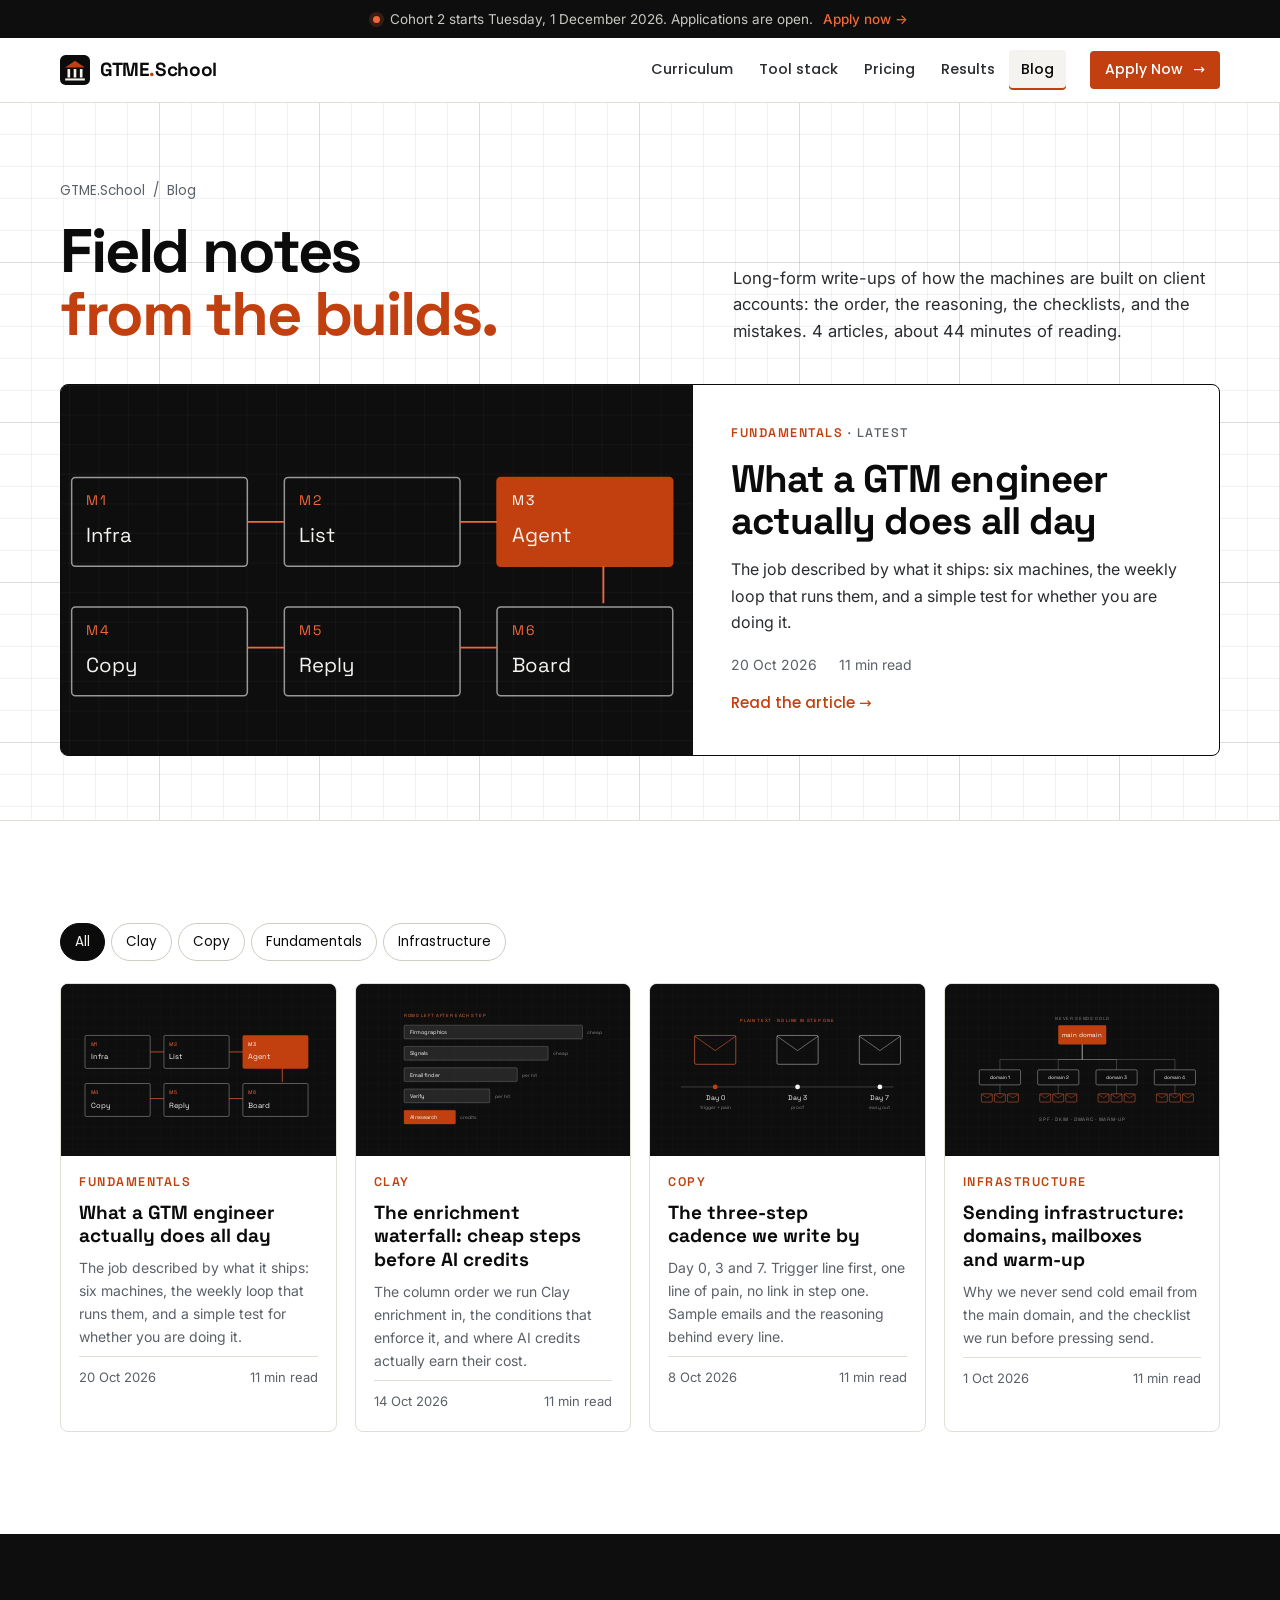
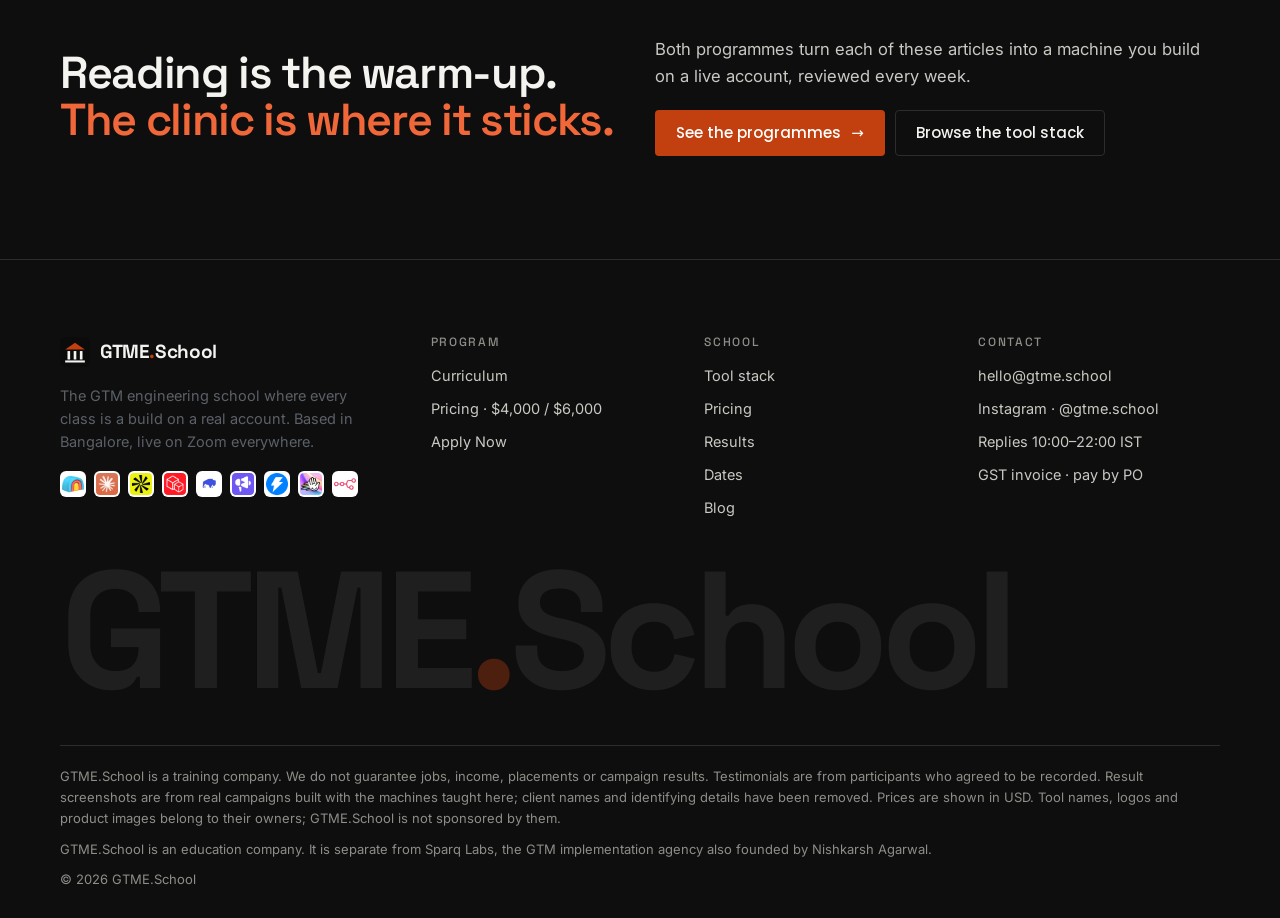
<file: blog.html>
<!doctype html><html lang="en"><head><meta charset="utf-8"><meta name="viewport" content="width=device-width,initial-scale=1,viewport-fit=cover"><title>Blog · GTME.School</title><meta name="claude:viewport-fit-sides" content="cover"><meta name="description" content="Long-form field notes from GTM engineering builds on real accounts."><link rel="icon" href="favicon.svg"><link rel="preconnect" href="https://fonts.googleapis.com"><link rel="preconnect" href="https://fonts.gstatic.com" crossorigin><link rel="stylesheet" href="https://fonts.googleapis.com/css2?family=Inter:wght@400;500;600&family=Poppins:wght@400;500;600&family=Space+Grotesk:wght@400;500;600;700&display=swap"><link rel="stylesheet" href="assets/site.css"></head><body><div class="bell"><div class="wrap"><span class="dot" aria-hidden="true"></span><span>Cohort 2 starts Tuesday, 1 December 2026. Applications are open.</span><a href="pricing.html#apply">Apply now →</a></div></div>
<header class="hdr"><div class="wrap"><a class="brand " href="index.html" aria-label="GTME.School home"><svg viewBox="0 0 32 32" aria-hidden="true"><rect width="32" height="32" rx="6" fill="#0B0B0B"/><path d="M5.5 13.2 16 6l10.5 7.2z" fill="#C2400F"/><rect x="8" y="15" width="2.8" height="9" fill="#F4F3F0"/><rect x="14.6" y="15" width="2.8" height="9" fill="#F4F3F0"/><rect x="21.2" y="15" width="2.8" height="9" fill="#F4F3F0"/><rect x="5.5" y="25" width="21" height="2.2" fill="#F4F3F0"/></svg><span>GTME<span class="dotsch">.</span>School</span></a>
<nav class="nav" aria-label="Main">
<a href="index.html#plan">Curriculum</a><a href="tools.html">Tool stack</a><a href="pricing.html">Pricing</a><a href="index.html#results">Results</a><a href="blog.html" aria-current="page">Blog</a></nav>
<div class="cta"><a class="btn btn-ember btn-sm" href="pricing.html#apply">Apply Now <span class="arr" aria-hidden="true">→</span></a></div>
<button class="burger" type="button" aria-label="Open menu" aria-expanded="false" aria-controls="mnav"><span></span></button>
</div></header>
<div class="mnav" id="mnav" hidden><div class="top"><a class="brand " href="index.html" aria-label="GTME.School home"><svg viewBox="0 0 32 32" aria-hidden="true"><rect width="32" height="32" rx="6" fill="#0B0B0B"/><path d="M5.5 13.2 16 6l10.5 7.2z" fill="#C2400F"/><rect x="8" y="15" width="2.8" height="9" fill="#F4F3F0"/><rect x="14.6" y="15" width="2.8" height="9" fill="#F4F3F0"/><rect x="21.2" y="15" width="2.8" height="9" fill="#F4F3F0"/><rect x="5.5" y="25" width="21" height="2.2" fill="#F4F3F0"/></svg><span>GTME<span class="dotsch">.</span>School</span></a><button class="close" type="button" aria-label="Close menu">×</button></div>
<a class="l" href="index.html">Home</a><a class="l" href="index.html#plan">Curriculum</a><a class="l" href="tools.html">Tool stack</a><a class="l" href="pricing.html">Pricing <span>$4,000 · $6,000</span></a><a class="l" href="index.html#results">Results</a><a class="l" href="blog.html">Blog</a>
<a class="btn btn-ember" href="pricing.html#apply">Apply Now <span class="arr" aria-hidden="true">→</span></a></div><main id="top"><section class="phero blueprint"><div class="wrap"><div class="crumb"><a href="index.html">GTME.School</a><span>/</span><span>Blog</span></div>
<div class="sec-head" style="margin-bottom:clamp(28px,3vw,44px)"><h1 class="h1" style="font-size:clamp(38px,4.8vw,66px)">Field notes <span class="em">from the builds.</span></h1><p class="lede">Long-form write-ups of how the machines are built on client accounts: the order, the reasoning, the checklists, and the mistakes. 4 articles, about 44 minutes of reading.</p></div>
<a class="feat-post rv" href="blog-what-is-a-gtm-engineer.html"><div class="cover"><svg viewBox="0 0 1050 400" preserveAspectRatio="xMidYMid slice" role="img" aria-label="fundamentals illustration"><defs><pattern id="gfundamentals1" width="32" height="32" patternUnits="userSpaceOnUse"><path d="M32 0H0V32" fill="none" stroke="rgba(244,243,240,.07)"/></pattern></defs><rect width="1050" height="400" fill="#0E0E0E"/><rect width="1050" height="400" fill="url(#gfundamentals1)"/><g transform="translate(125,-50)"><rect x="70" y="150" width="190" height="96" rx="4" fill="none" stroke="rgba(244,243,240,.6)" stroke-width="1.6"/><text x="86" y="180" font-family="Space Grotesk, sans-serif" font-size="15" fill="#F0673A" letter-spacing="2">M1</text><text x="86" y="220" font-family="Space Grotesk, sans-serif" font-size="22" fill="#F4F3F0">Infra</text><rect x="300" y="150" width="190" height="96" rx="4" fill="none" stroke="rgba(244,243,240,.6)" stroke-width="1.6"/><text x="316" y="180" font-family="Space Grotesk, sans-serif" font-size="15" fill="#F0673A" letter-spacing="2">M2</text><text x="316" y="220" font-family="Space Grotesk, sans-serif" font-size="22" fill="#F4F3F0">List</text><rect x="530" y="150" width="190" height="96" rx="4" fill="#C2400F" stroke="#C2400F" stroke-width="1.6"/><text x="546" y="180" font-family="Space Grotesk, sans-serif" font-size="15" fill="#fff" letter-spacing="2">M3</text><text x="546" y="220" font-family="Space Grotesk, sans-serif" font-size="22" fill="#F4F3F0">Agent</text><rect x="70" y="290" width="190" height="96" rx="4" fill="none" stroke="rgba(244,243,240,.6)" stroke-width="1.6"/><text x="86" y="320" font-family="Space Grotesk, sans-serif" font-size="15" fill="#F0673A" letter-spacing="2">M4</text><text x="86" y="360" font-family="Space Grotesk, sans-serif" font-size="22" fill="#F4F3F0">Copy</text><rect x="300" y="290" width="190" height="96" rx="4" fill="none" stroke="rgba(244,243,240,.6)" stroke-width="1.6"/><text x="316" y="320" font-family="Space Grotesk, sans-serif" font-size="15" fill="#F0673A" letter-spacing="2">M5</text><text x="316" y="360" font-family="Space Grotesk, sans-serif" font-size="22" fill="#F4F3F0">Reply</text><rect x="530" y="290" width="190" height="96" rx="4" fill="none" stroke="rgba(244,243,240,.6)" stroke-width="1.6"/><text x="546" y="320" font-family="Space Grotesk, sans-serif" font-size="15" fill="#F0673A" letter-spacing="2">M6</text><text x="546" y="360" font-family="Space Grotesk, sans-serif" font-size="22" fill="#F4F3F0">Board</text><path d="M260 198h40M490 198h40M645 246v40M530 334h-40M300 334h-40" stroke="#F0673A" stroke-width="2"/></g></svg></div><div class="bd"><span class="label"><b>Fundamentals</b> · Latest</span><h2>What a GTM engineer actually does all day</h2><p>The job described by what it ships: six machines, the weekly loop that runs them, and a simple test for whether you are doing it.</p><div class="art-meta" style="margin-top:4px"><span>20 Oct 2026</span><span>11 min read</span></div><span class="tlink">Read the article →</span></div></a></div></section>
<section class="sec"><div class="wrap"><div class="filters" data-for="#postgrid" role="group" aria-label="Filter articles"><button type="button" data-f="all" aria-pressed="true">All</button><button type="button" data-f="Clay" aria-pressed="false">Clay</button><button type="button" data-f="Copy" aria-pressed="false">Copy</button><button type="button" data-f="Fundamentals" aria-pressed="false">Fundamentals</button><button type="button" data-f="Infrastructure" aria-pressed="false">Infrastructure</button></div><div class="posts" id="postgrid"><a data-tags="Fundamentals" class="post rv d0" href="blog-what-is-a-gtm-engineer.html"><div class="cover"><svg viewBox="0 0 800 500" preserveAspectRatio="xMidYMid slice" role="img" aria-label="fundamentals illustration"><defs><pattern id="gfundamentals0" width="32" height="32" patternUnits="userSpaceOnUse"><path d="M32 0H0V32" fill="none" stroke="rgba(244,243,240,.07)"/></pattern></defs><rect width="800" height="500" fill="#0E0E0E"/><rect width="800" height="500" fill="url(#gfundamentals0)"/><g transform="translate(0,0)"><rect x="70" y="150" width="190" height="96" rx="4" fill="none" stroke="rgba(244,243,240,.6)" stroke-width="1.6"/><text x="86" y="180" font-family="Space Grotesk, sans-serif" font-size="15" fill="#F0673A" letter-spacing="2">M1</text><text x="86" y="220" font-family="Space Grotesk, sans-serif" font-size="22" fill="#F4F3F0">Infra</text><rect x="300" y="150" width="190" height="96" rx="4" fill="none" stroke="rgba(244,243,240,.6)" stroke-width="1.6"/><text x="316" y="180" font-family="Space Grotesk, sans-serif" font-size="15" fill="#F0673A" letter-spacing="2">M2</text><text x="316" y="220" font-family="Space Grotesk, sans-serif" font-size="22" fill="#F4F3F0">List</text><rect x="530" y="150" width="190" height="96" rx="4" fill="#C2400F" stroke="#C2400F" stroke-width="1.6"/><text x="546" y="180" font-family="Space Grotesk, sans-serif" font-size="15" fill="#fff" letter-spacing="2">M3</text><text x="546" y="220" font-family="Space Grotesk, sans-serif" font-size="22" fill="#F4F3F0">Agent</text><rect x="70" y="290" width="190" height="96" rx="4" fill="none" stroke="rgba(244,243,240,.6)" stroke-width="1.6"/><text x="86" y="320" font-family="Space Grotesk, sans-serif" font-size="15" fill="#F0673A" letter-spacing="2">M4</text><text x="86" y="360" font-family="Space Grotesk, sans-serif" font-size="22" fill="#F4F3F0">Copy</text><rect x="300" y="290" width="190" height="96" rx="4" fill="none" stroke="rgba(244,243,240,.6)" stroke-width="1.6"/><text x="316" y="320" font-family="Space Grotesk, sans-serif" font-size="15" fill="#F0673A" letter-spacing="2">M5</text><text x="316" y="360" font-family="Space Grotesk, sans-serif" font-size="22" fill="#F4F3F0">Reply</text><rect x="530" y="290" width="190" height="96" rx="4" fill="none" stroke="rgba(244,243,240,.6)" stroke-width="1.6"/><text x="546" y="320" font-family="Space Grotesk, sans-serif" font-size="15" fill="#F0673A" letter-spacing="2">M6</text><text x="546" y="360" font-family="Space Grotesk, sans-serif" font-size="22" fill="#F4F3F0">Board</text><path d="M260 198h40M490 198h40M645 246v40M530 334h-40M300 334h-40" stroke="#F0673A" stroke-width="2"/></g></svg></div><div class="bd"><span class="label"><b>Fundamentals</b></span><h3>What a GTM engineer actually does all day</h3><p>The job described by what it ships: six machines, the weekly loop that runs them, and a simple test for whether you are doing it.</p><div class="meta"><span>20 Oct 2026</span><span>11 min read</span></div></div></a><a data-tags="Clay" class="post rv d1" href="blog-enrichment-waterfall.html"><div class="cover"><svg viewBox="0 0 800 500" preserveAspectRatio="xMidYMid slice" role="img" aria-label="clay illustration"><defs><pattern id="gclay0" width="32" height="32" patternUnits="userSpaceOnUse"><path d="M32 0H0V32" fill="none" stroke="rgba(244,243,240,.07)"/></pattern></defs><rect width="800" height="500" fill="#0E0E0E"/><rect width="800" height="500" fill="url(#gclay0)"/><g transform="translate(0,0)"><rect x="140" y="120" width="520" height="40" rx="3" fill="rgba(244,243,240,.1)" stroke="rgba(244,243,240,.55)"/><text x="156" y="146" font-family="Space Grotesk, sans-serif" font-size="16" fill="#F4F3F0">Firmographics</text><text x="674" y="146" font-family="Space Grotesk, sans-serif" font-size="14" fill="rgba(244,243,240,.5)">cheap</text><rect x="140" y="182" width="420" height="40" rx="3" fill="rgba(244,243,240,.1)" stroke="rgba(244,243,240,.55)"/><text x="156" y="208" font-family="Space Grotesk, sans-serif" font-size="16" fill="#F4F3F0">Signals</text><text x="574" y="208" font-family="Space Grotesk, sans-serif" font-size="14" fill="rgba(244,243,240,.5)">cheap</text><rect x="140" y="244" width="330" height="40" rx="3" fill="rgba(244,243,240,.1)" stroke="rgba(244,243,240,.55)"/><text x="156" y="270" font-family="Space Grotesk, sans-serif" font-size="16" fill="#F4F3F0">Email finder</text><text x="484" y="270" font-family="Space Grotesk, sans-serif" font-size="14" fill="rgba(244,243,240,.5)">per hit</text><rect x="140" y="306" width="250" height="40" rx="3" fill="rgba(244,243,240,.1)" stroke="rgba(244,243,240,.55)"/><text x="156" y="332" font-family="Space Grotesk, sans-serif" font-size="16" fill="#F4F3F0">Verify</text><text x="404" y="332" font-family="Space Grotesk, sans-serif" font-size="14" fill="rgba(244,243,240,.5)">per hit</text><rect x="140" y="368" width="150" height="40" rx="3" fill="#C2400F" stroke="#C2400F"/><text x="156" y="394" font-family="Space Grotesk, sans-serif" font-size="16" fill="#F4F3F0">AI research</text><text x="304" y="394" font-family="Space Grotesk, sans-serif" font-size="14" fill="rgba(244,243,240,.5)">credits</text><text x="140" y="96" font-family="Space Grotesk, sans-serif" font-size="13" fill="#F0673A" letter-spacing="2">ROWS LEFT AFTER EACH STEP</text></g></svg></div><div class="bd"><span class="label"><b>Clay</b></span><h3>The enrichment waterfall: cheap steps before AI credits</h3><p>The column order we run Clay enrichment in, the conditions that enforce it, and where AI credits actually earn their cost.</p><div class="meta"><span>14 Oct 2026</span><span>11 min read</span></div></div></a><a data-tags="Copy" class="post rv d2" href="blog-three-step-cadence.html"><div class="cover"><svg viewBox="0 0 800 500" preserveAspectRatio="xMidYMid slice" role="img" aria-label="copy illustration"><defs><pattern id="gcopy0" width="32" height="32" patternUnits="userSpaceOnUse"><path d="M32 0H0V32" fill="none" stroke="rgba(244,243,240,.07)"/></pattern></defs><rect width="800" height="500" fill="#0E0E0E"/><rect width="800" height="500" fill="url(#gcopy0)"/><g transform="translate(0,0)"><path d="M90 300 H710" stroke="rgba(244,243,240,.4)" stroke-width="1.5"/><circle cx="190" cy="300" r="7" fill="#C2400F"/><rect x="130" y="150" width="120" height="84" rx="4" fill="none" stroke="#F0673A" stroke-width="1.8"/><path d="M130 152 l60 42 60-42" fill="none" stroke="#F0673A" stroke-width="1.6"/><text x="190" y="338" font-family="Space Grotesk, sans-serif" font-size="20" fill="#F4F3F0" text-anchor="middle">Day 0</text><text x="190" y="364" font-family="Space Grotesk, sans-serif" font-size="14" fill="rgba(244,243,240,.5)" text-anchor="middle">trigger + pain</text><circle cx="430" cy="300" r="7" fill="#F4F3F0"/><rect x="370" y="150" width="120" height="84" rx="4" fill="none" stroke="rgba(244,243,240,.7)" stroke-width="1.8"/><path d="M370 152 l60 42 60-42" fill="none" stroke="rgba(244,243,240,.7)" stroke-width="1.6"/><text x="430" y="338" font-family="Space Grotesk, sans-serif" font-size="20" fill="#F4F3F0" text-anchor="middle">Day 3</text><text x="430" y="364" font-family="Space Grotesk, sans-serif" font-size="14" fill="rgba(244,243,240,.5)" text-anchor="middle">proof</text><circle cx="670" cy="300" r="7" fill="#F4F3F0"/><rect x="610" y="150" width="120" height="84" rx="4" fill="none" stroke="rgba(244,243,240,.7)" stroke-width="1.8"/><path d="M610 152 l60 42 60-42" fill="none" stroke="rgba(244,243,240,.7)" stroke-width="1.6"/><text x="670" y="338" font-family="Space Grotesk, sans-serif" font-size="20" fill="#F4F3F0" text-anchor="middle">Day 7</text><text x="670" y="364" font-family="Space Grotesk, sans-serif" font-size="14" fill="rgba(244,243,240,.5)" text-anchor="middle">easy out</text><text x="400" y="110" font-family="Space Grotesk, sans-serif" font-size="13" fill="#F0673A" text-anchor="middle" letter-spacing="2">PLAIN TEXT · NO LINK IN STEP ONE</text></g></svg></div><div class="bd"><span class="label"><b>Copy</b></span><h3>The three-step cadence we write by</h3><p>Day 0, 3 and 7. Trigger line first, one line of pain, no link in step one. Sample emails and the reasoning behind every line.</p><div class="meta"><span>8 Oct 2026</span><span>11 min read</span></div></div></a><a data-tags="Infrastructure" class="post rv d3" href="blog-sending-infrastructure.html"><div class="cover"><svg viewBox="0 0 800 500" preserveAspectRatio="xMidYMid slice" role="img" aria-label="infrastructure illustration"><defs><pattern id="ginfrastructure0" width="32" height="32" patternUnits="userSpaceOnUse"><path d="M32 0H0V32" fill="none" stroke="rgba(244,243,240,.07)"/></pattern></defs><rect width="800" height="500" fill="#0E0E0E"/><rect width="800" height="500" fill="url(#ginfrastructure0)"/><g transform="translate(0,0)"><rect x="330" y="120" width="140" height="56" rx="4" fill="#C2400F"/><text x="400" y="154" font-family="Space Grotesk, sans-serif" font-size="18" fill="#fff" text-anchor="middle">main domain</text><text x="400" y="104" font-family="Space Grotesk, sans-serif" font-size="13" fill="rgba(244,243,240,.5)" text-anchor="middle" letter-spacing="2">NEVER SENDS COLD</text><path d="M400 176 V220 H160 V250" fill="none" stroke="rgba(244,243,240,.4)" stroke-width="1.5"/><rect x="100" y="250" width="120" height="44" rx="4" fill="none" stroke="rgba(244,243,240,.7)" stroke-width="1.5"/><text x="160" y="278" font-family="Space Grotesk, sans-serif" font-size="14" fill="#F4F3F0" text-anchor="middle">domain 1</text><rect x="106" y="320" width="32" height="24" rx="3" fill="none" stroke="#F0673A" stroke-width="1.4"/><path d="M106 321 l16 11 16-11" fill="none" stroke="#F0673A" stroke-width="1.2"/><rect x="144" y="320" width="32" height="24" rx="3" fill="none" stroke="#F0673A" stroke-width="1.4"/><path d="M144 321 l16 11 16-11" fill="none" stroke="#F0673A" stroke-width="1.2"/><rect x="182" y="320" width="32" height="24" rx="3" fill="none" stroke="#F0673A" stroke-width="1.4"/><path d="M182 321 l16 11 16-11" fill="none" stroke="#F0673A" stroke-width="1.2"/><path d="M160 294 V320" stroke="rgba(244,243,240,.4)" stroke-width="1.5"/><path d="M400 176 V220 H330 V250" fill="none" stroke="rgba(244,243,240,.4)" stroke-width="1.5"/><rect x="270" y="250" width="120" height="44" rx="4" fill="none" stroke="rgba(244,243,240,.7)" stroke-width="1.5"/><text x="330" y="278" font-family="Space Grotesk, sans-serif" font-size="14" fill="#F4F3F0" text-anchor="middle">domain 2</text><rect x="276" y="320" width="32" height="24" rx="3" fill="none" stroke="#F0673A" stroke-width="1.4"/><path d="M276 321 l16 11 16-11" fill="none" stroke="#F0673A" stroke-width="1.2"/><rect x="314" y="320" width="32" height="24" rx="3" fill="none" stroke="#F0673A" stroke-width="1.4"/><path d="M314 321 l16 11 16-11" fill="none" stroke="#F0673A" stroke-width="1.2"/><rect x="352" y="320" width="32" height="24" rx="3" fill="none" stroke="#F0673A" stroke-width="1.4"/><path d="M352 321 l16 11 16-11" fill="none" stroke="#F0673A" stroke-width="1.2"/><path d="M330 294 V320" stroke="rgba(244,243,240,.4)" stroke-width="1.5"/><path d="M400 176 V220 H500 V250" fill="none" stroke="rgba(244,243,240,.4)" stroke-width="1.5"/><rect x="440" y="250" width="120" height="44" rx="4" fill="none" stroke="rgba(244,243,240,.7)" stroke-width="1.5"/><text x="500" y="278" font-family="Space Grotesk, sans-serif" font-size="14" fill="#F4F3F0" text-anchor="middle">domain 3</text><rect x="446" y="320" width="32" height="24" rx="3" fill="none" stroke="#F0673A" stroke-width="1.4"/><path d="M446 321 l16 11 16-11" fill="none" stroke="#F0673A" stroke-width="1.2"/><rect x="484" y="320" width="32" height="24" rx="3" fill="none" stroke="#F0673A" stroke-width="1.4"/><path d="M484 321 l16 11 16-11" fill="none" stroke="#F0673A" stroke-width="1.2"/><rect x="522" y="320" width="32" height="24" rx="3" fill="none" stroke="#F0673A" stroke-width="1.4"/><path d="M522 321 l16 11 16-11" fill="none" stroke="#F0673A" stroke-width="1.2"/><path d="M500 294 V320" stroke="rgba(244,243,240,.4)" stroke-width="1.5"/><path d="M400 176 V220 H670 V250" fill="none" stroke="rgba(244,243,240,.4)" stroke-width="1.5"/><rect x="610" y="250" width="120" height="44" rx="4" fill="none" stroke="rgba(244,243,240,.7)" stroke-width="1.5"/><text x="670" y="278" font-family="Space Grotesk, sans-serif" font-size="14" fill="#F4F3F0" text-anchor="middle">domain 4</text><rect x="616" y="320" width="32" height="24" rx="3" fill="none" stroke="#F0673A" stroke-width="1.4"/><path d="M616 321 l16 11 16-11" fill="none" stroke="#F0673A" stroke-width="1.2"/><rect x="654" y="320" width="32" height="24" rx="3" fill="none" stroke="#F0673A" stroke-width="1.4"/><path d="M654 321 l16 11 16-11" fill="none" stroke="#F0673A" stroke-width="1.2"/><rect x="692" y="320" width="32" height="24" rx="3" fill="none" stroke="#F0673A" stroke-width="1.4"/><path d="M692 321 l16 11 16-11" fill="none" stroke="#F0673A" stroke-width="1.2"/><path d="M670 294 V320" stroke="rgba(244,243,240,.4)" stroke-width="1.5"/><text x="400" y="400" font-family="Space Grotesk, sans-serif" font-size="14" fill="rgba(244,243,240,.55)" text-anchor="middle" letter-spacing="2">SPF · DKIM · DMARC · WARM-UP</text></g></svg></div><div class="bd"><span class="label"><b>Infrastructure</b></span><h3>Sending infrastructure: domains, mailboxes and warm-up</h3><p>Why we never send cold email from the main domain, and the checklist we run before pressing send.</p><div class="meta"><span>1 Oct 2026</span><span>11 min read</span></div></div></a></div></div></section>
<section class="sec on-dark"><div class="wrap g2" style="align-items:center"><div><h2 class="h2">Reading is the warm-up.<span class="line2">The clinic is where it sticks.</span></h2></div><div><p class="lede">Both programmes turn each of these articles into a machine you build on a live account, reviewed every week.</p><div style="display:flex;gap:10px;flex-wrap:wrap;margin-top:20px"><a class="btn btn-ember" href="pricing.html">See the programmes <span class="arr">→</span></a><a class="btn btn-line" href="tools.html">Browse the tool stack</a></div></div></div></section></main><footer class="ftr"><div class="wrap">
<div class="top"><div><a class="brand " href="index.html" aria-label="GTME.School home"><svg viewBox="0 0 32 32" aria-hidden="true"><rect width="32" height="32" rx="6" fill="#0B0B0B"/><path d="M5.5 13.2 16 6l10.5 7.2z" fill="#C2400F"/><rect x="8" y="15" width="2.8" height="9" fill="#F4F3F0"/><rect x="14.6" y="15" width="2.8" height="9" fill="#F4F3F0"/><rect x="21.2" y="15" width="2.8" height="9" fill="#F4F3F0"/><rect x="5.5" y="25" width="21" height="2.2" fill="#F4F3F0"/></svg><span>GTME<span class="dotsch">.</span>School</span></a><p class="small" style="margin-top:16px;max-width:36ch">The GTM engineering school where every class is a build on a real account. Based in Bangalore, live on Zoom everywhere.</p><div class="tools"><img src="assets/logos/clay.png" alt="Clay" class="" loading="lazy" decoding="async" width="28" height="28"><img src="assets/logos/claude.png" alt="Claude" class="" loading="lazy" decoding="async" width="28" height="28"><img src="assets/logos/apollo.png" alt="Apollo" class="" loading="lazy" decoding="async" width="28" height="28"><img src="assets/logos/prospeo.png" alt="Prospeo" class="" loading="lazy" decoding="async" width="28" height="28"><img src="assets/logos/emailbison.png" alt="EmailBison" class="" loading="lazy" decoding="async" width="28" height="28"><img src="assets/logos/smartlead.png" alt="Smartlead" class="" loading="lazy" decoding="async" width="28" height="28"><img src="assets/logos/instantly.png" alt="Instantly" class="" loading="lazy" decoding="async" width="28" height="28"><img src="assets/logos/heyreach.png" alt="HeyReach" class="" loading="lazy" decoding="async" width="28" height="28"><img src="assets/logos/n8n.svg" alt="n8n" class="" loading="lazy" decoding="async" width="28" height="28"></div></div>
<div><h4>Program</h4><ul><li><a href="index.html#plan">Curriculum</a></li><li><a href="pricing.html">Pricing · $4,000 / $6,000</a></li><li><a href="pricing.html#apply">Apply Now</a></li></ul></div>
<div><h4>School</h4><ul><li><a href="tools.html">Tool stack</a></li><li><a href="pricing.html">Pricing</a></li><li><a href="index.html#results">Results</a></li><li><a href="index.html#dates">Dates</a></li><li><a href="blog.html">Blog</a></li></ul></div>
<div><h4>Contact</h4><ul><li><span style="user-select:all">hello@gtme.school</span></li><li><a href="https://www.instagram.com/gtme.school/" target="_blank" rel="noopener">Instagram · @gtme.school</a></li><li>Replies 10:00–22:00 IST</li><li>GST invoice · pay by PO</li></ul></div></div>
<div class="bigword" aria-hidden="true">GTME<span>.</span>School</div>
<div class="legal"><p>GTME.School is a training company. We do not guarantee jobs, income, placements or campaign results. Testimonials are from participants who agreed to be recorded. Result screenshots are from real campaigns built with the machines taught here; client names and identifying details have been removed. Prices are shown in USD. Tool names, logos and product images belong to their owners; GTME.School is not sponsored by them.</p><p>GTME.School is an education company. It is separate from Sparq Labs, the GTM implementation agency also founded by Nishkarsh Agarwal.</p><p>© 2026 GTME.School</p></div>
</div></footer><script src="assets/site.js"></script></body></html>
</file>
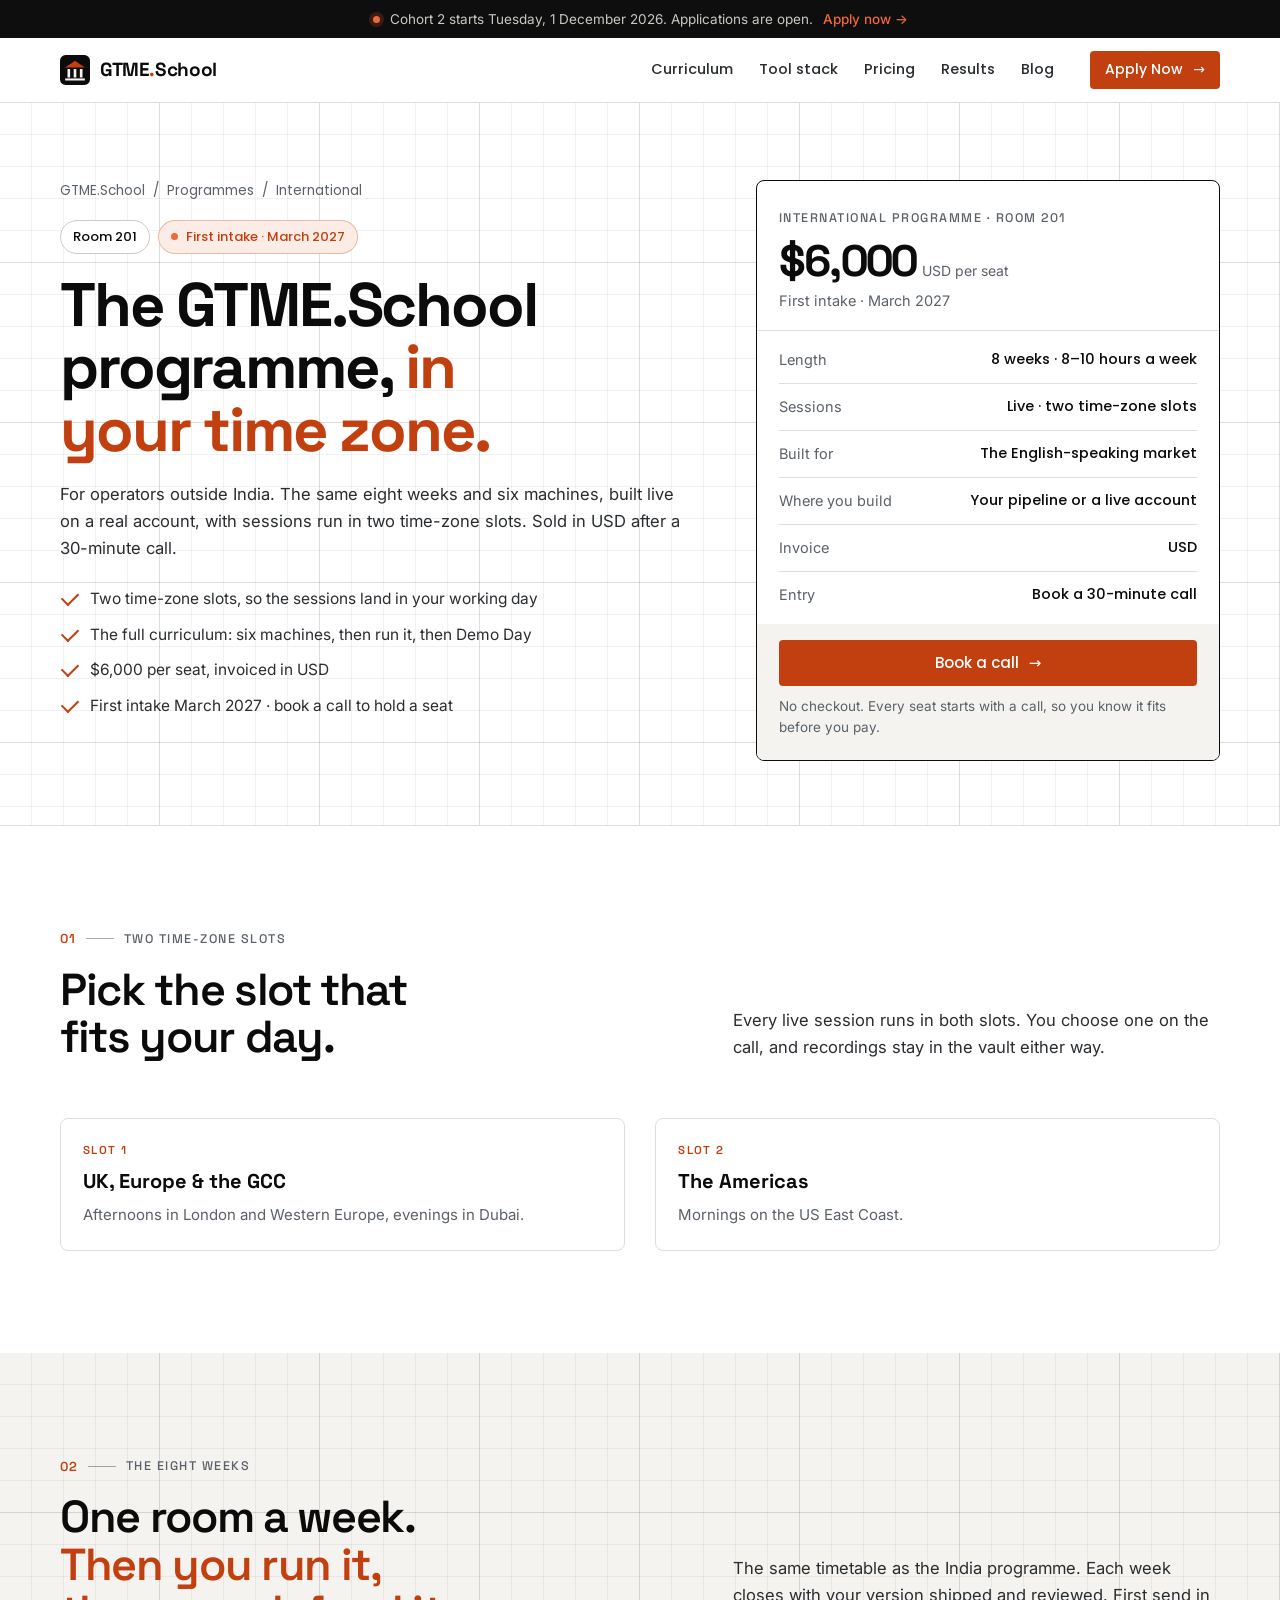
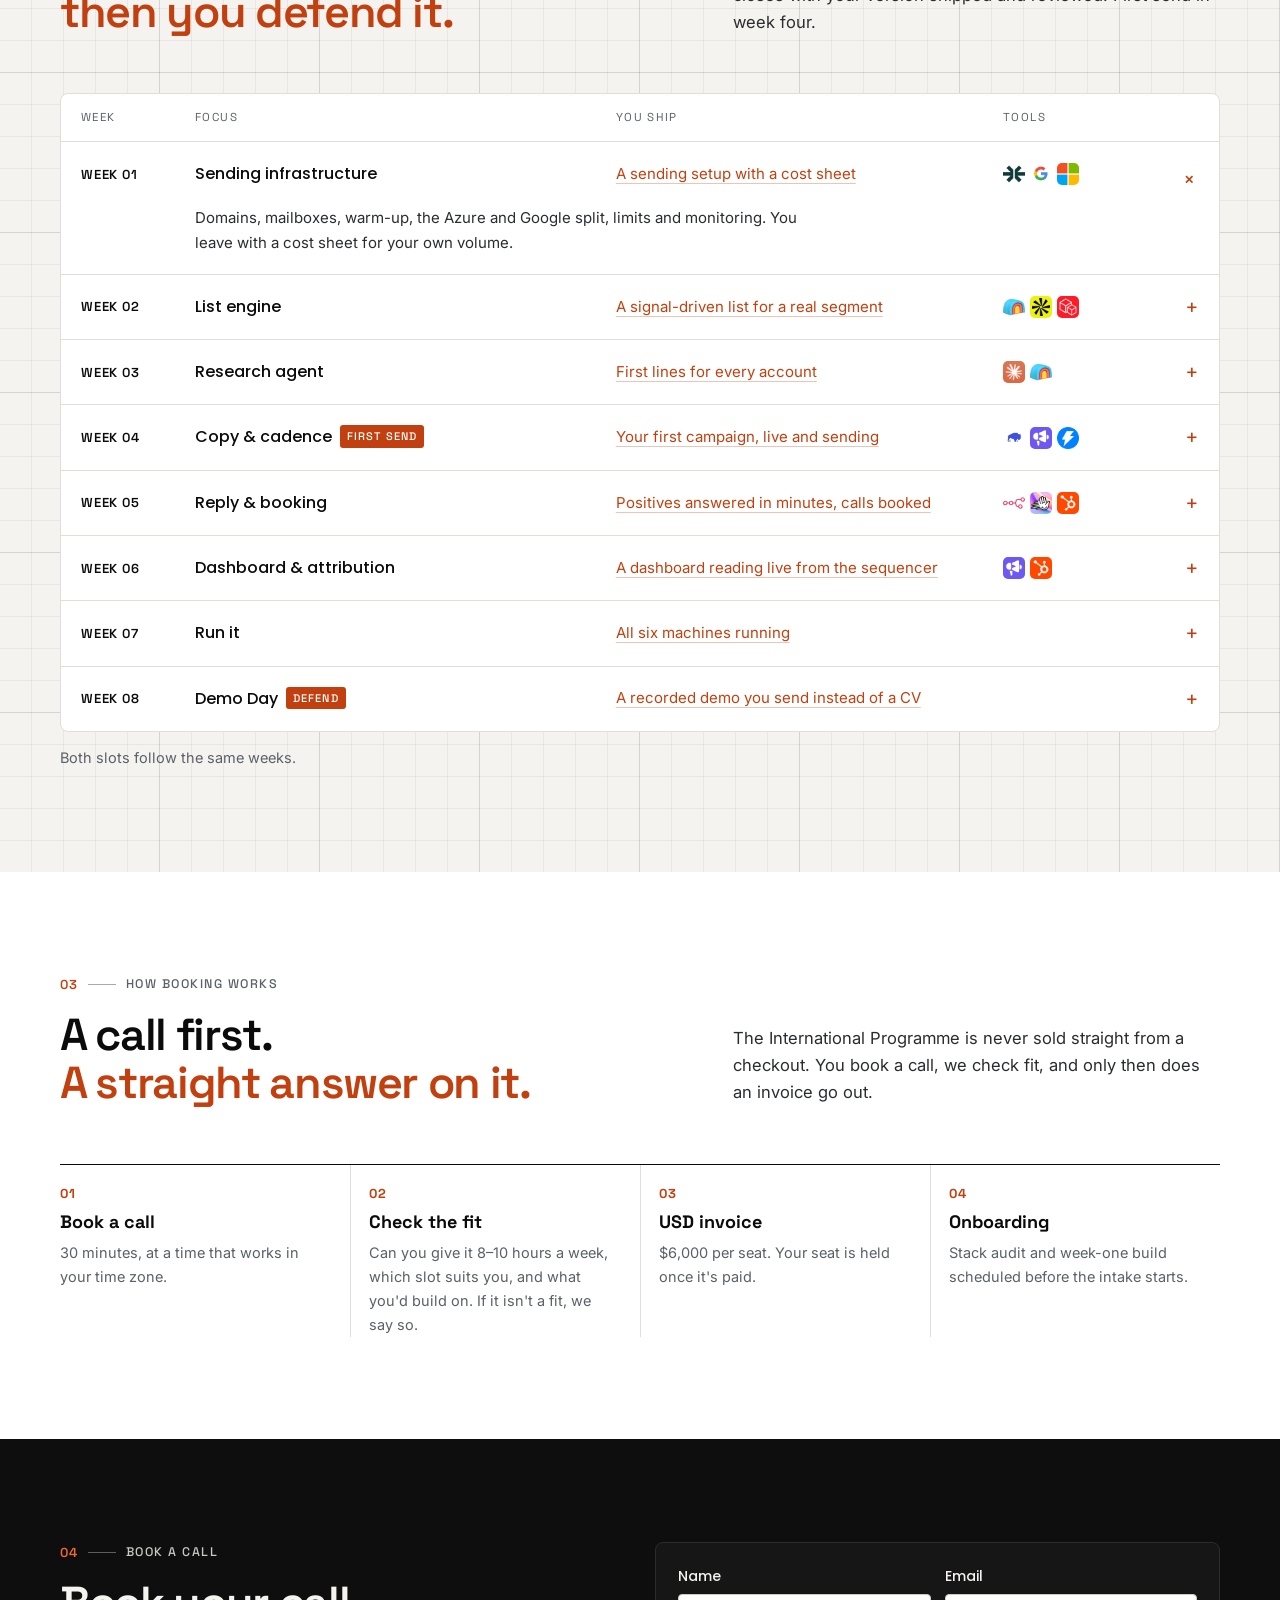
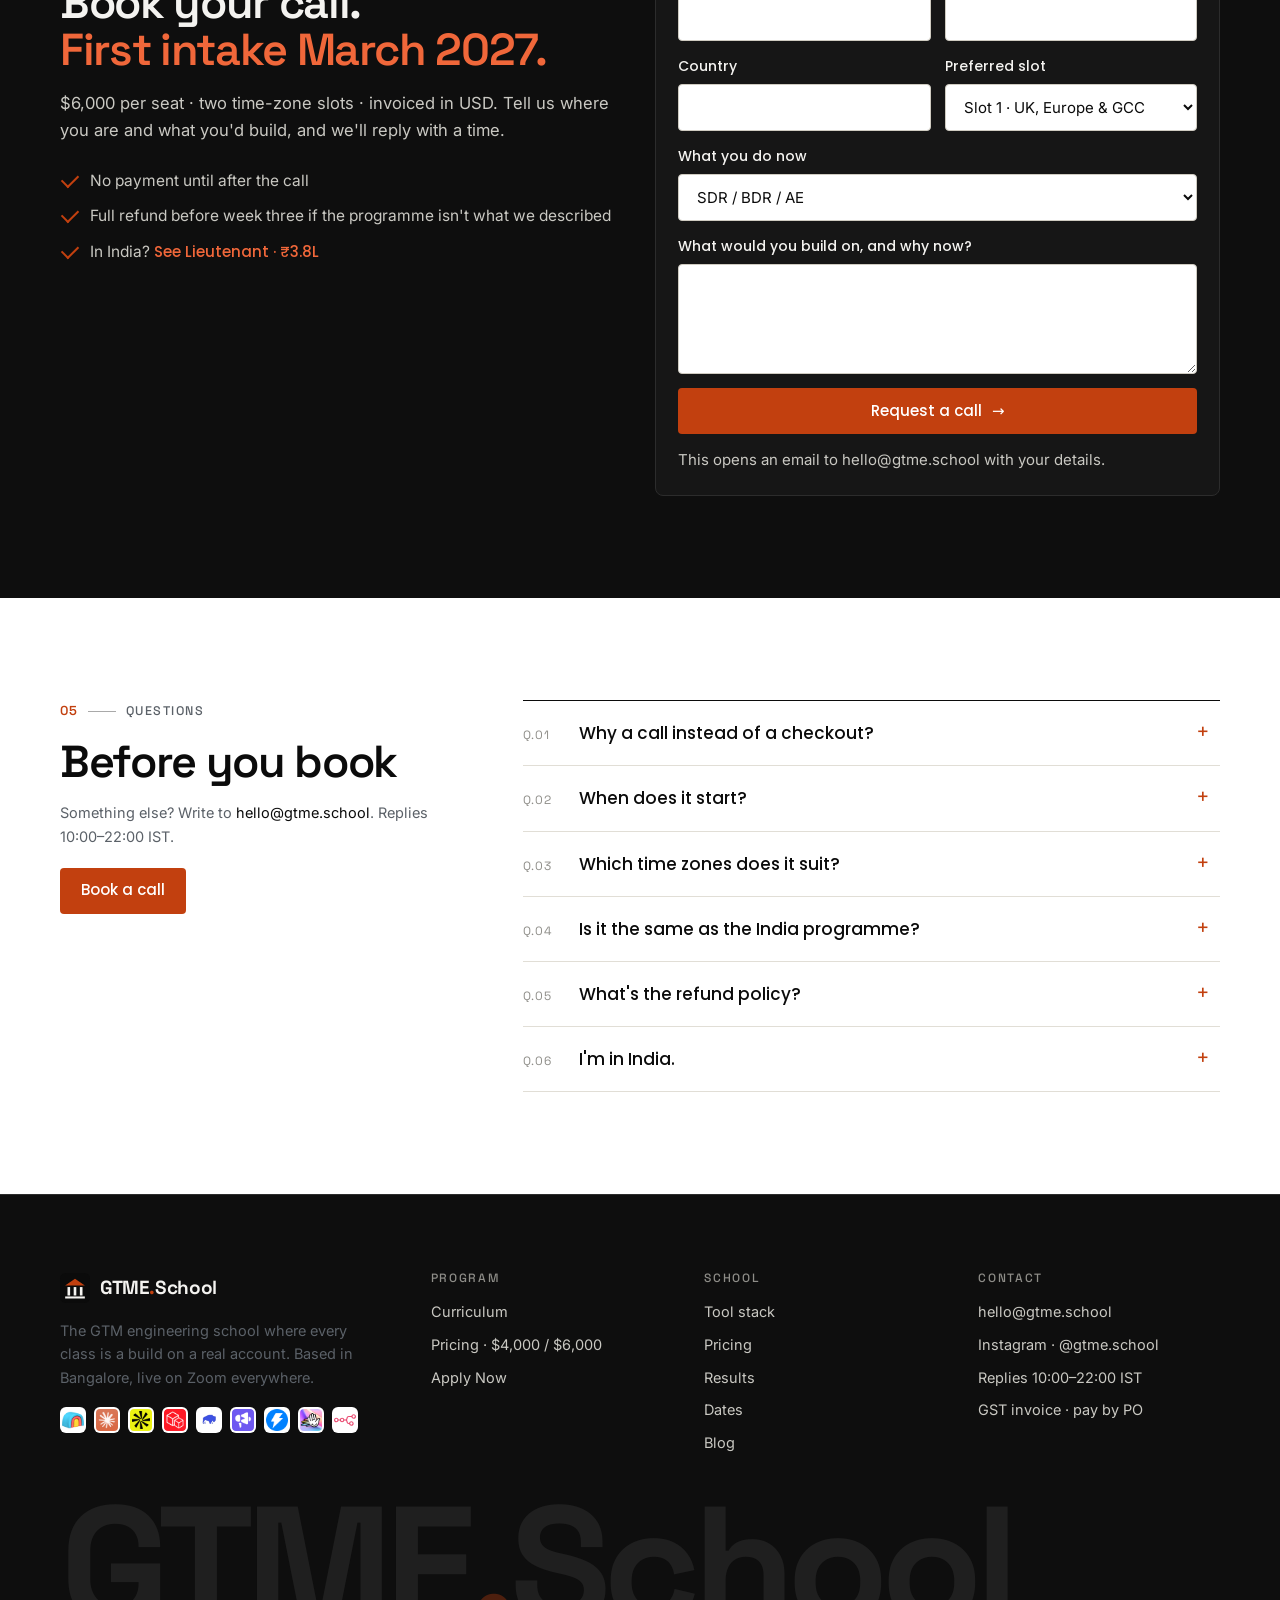
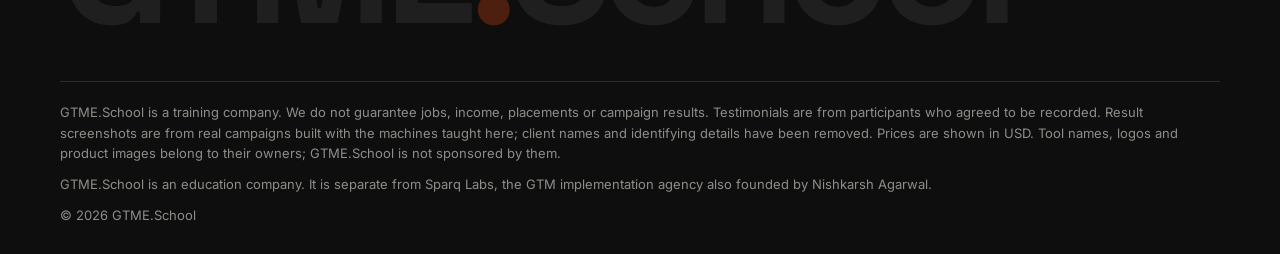
<file: international.html>
<!doctype html><html lang="en"><head><meta charset="utf-8"><meta name="viewport" content="width=device-width,initial-scale=1,viewport-fit=cover"><title>International Programme · GTME.School</title><meta name="claude:viewport-fit-sides" content="cover"><meta name="description" content="The GTME.School International Programme: eight weeks, six machines, two time-zone slots. $6,000."><link rel="icon" href="favicon.svg"><link rel="preconnect" href="https://fonts.googleapis.com"><link rel="preconnect" href="https://fonts.gstatic.com" crossorigin><link rel="stylesheet" href="https://fonts.googleapis.com/css2?family=Inter:wght@400;500;600&family=Poppins:wght@400;500;600&family=Space+Grotesk:wght@400;500;600;700&display=swap"><link rel="stylesheet" href="assets/site.css"></head><body><div class="bell"><div class="wrap"><span class="dot" aria-hidden="true"></span><span>Cohort 2 starts Tuesday, 1 December 2026. Applications are open.</span><a href="pricing.html#apply">Apply now →</a></div></div>
<header class="hdr"><div class="wrap"><a class="brand " href="index.html" aria-label="GTME.School home"><svg viewBox="0 0 32 32" aria-hidden="true"><rect width="32" height="32" rx="6" fill="#0B0B0B"/><path d="M5.5 13.2 16 6l10.5 7.2z" fill="#C2400F"/><rect x="8" y="15" width="2.8" height="9" fill="#F4F3F0"/><rect x="14.6" y="15" width="2.8" height="9" fill="#F4F3F0"/><rect x="21.2" y="15" width="2.8" height="9" fill="#F4F3F0"/><rect x="5.5" y="25" width="21" height="2.2" fill="#F4F3F0"/></svg><span>GTME<span class="dotsch">.</span>School</span></a>
<nav class="nav" aria-label="Main">
<a href="index.html#plan">Curriculum</a><a href="tools.html">Tool stack</a><a href="pricing.html">Pricing</a><a href="index.html#results">Results</a><a href="blog.html">Blog</a></nav>
<div class="cta"><a class="btn btn-ember btn-sm" href="pricing.html#apply">Apply Now <span class="arr" aria-hidden="true">→</span></a></div>
<button class="burger" type="button" aria-label="Open menu" aria-expanded="false" aria-controls="mnav"><span></span></button>
</div></header>
<div class="mnav" id="mnav" hidden><div class="top"><a class="brand " href="index.html" aria-label="GTME.School home"><svg viewBox="0 0 32 32" aria-hidden="true"><rect width="32" height="32" rx="6" fill="#0B0B0B"/><path d="M5.5 13.2 16 6l10.5 7.2z" fill="#C2400F"/><rect x="8" y="15" width="2.8" height="9" fill="#F4F3F0"/><rect x="14.6" y="15" width="2.8" height="9" fill="#F4F3F0"/><rect x="21.2" y="15" width="2.8" height="9" fill="#F4F3F0"/><rect x="5.5" y="25" width="21" height="2.2" fill="#F4F3F0"/></svg><span>GTME<span class="dotsch">.</span>School</span></a><button class="close" type="button" aria-label="Close menu">×</button></div>
<a class="l" href="index.html">Home</a><a class="l" href="index.html#plan">Curriculum</a><a class="l" href="tools.html">Tool stack</a><a class="l" href="pricing.html">Pricing <span>$4,000 · $6,000</span></a><a class="l" href="index.html#results">Results</a><a class="l" href="blog.html">Blog</a>
<a class="btn btn-ember" href="pricing.html#apply">Apply Now <span class="arr" aria-hidden="true">→</span></a></div><main id="top"><section class="phero blueprint"><div class="wrap phero-grid"><div class="rv"><div class="crumb"><a href="index.html">GTME.School</a><span>/</span><span>Programmes</span><span>/</span><span>International</span></div><div class="chips" style="margin-bottom:20px"><span class="chip">Room 201</span><span class="chip ember"><span class="d"></span>First intake · March 2027</span></div><h1 class="h1" style="font-size:clamp(38px,4.8vw,66px)">The GTME.School programme, <span class="em">in your time zone.</span></h1><p class="lede" style="margin-top:20px">For operators outside India. The same eight weeks and six machines, built live on a real account, with sessions run in two time-zone slots. Sold in USD after a 30-minute call.</p><ul class="ticks"><li>Two time-zone slots, so the sessions land in your working day</li><li>The full curriculum: six machines, then run it, then Demo Day</li><li>$6,000 per seat, invoiced in USD</li><li>First intake March 2027 · book a call to hold a seat</li></ul></div><div class="rv d1"><div class="pcard"><div class="ph"><span class="label">International Programme · Room 201</span><div class="amt tnum">$6,000<small>USD per seat</small></div><p class="small" style="margin-top:6px">First intake · March 2027</p></div>
<dl><div><dt>Length</dt><dd>8 weeks · 8–10 hours a week</dd></div><div><dt>Sessions</dt><dd>Live · two time-zone slots</dd></div><div><dt>Built for</dt><dd>The English-speaking market</dd></div><div><dt>Where you build</dt><dd>Your pipeline or a live account</dd></div><div><dt>Invoice</dt><dd>USD</dd></div><div><dt>Entry</dt><dd>Book a 30-minute call</dd></div></dl>
<div class="pf"><a class="btn btn-ember" href="#call">Book a call <span class="arr">→</span></a><p class="note">No checkout. Every seat starts with a call, so you know it fits before you pay.</p></div></div></div></div></section>
<section class="sec"><div class="wrap"><div class="sec-head"><div><div class="kick"><span class="no">01</span><span class="rule"></span><span class="label">Two time-zone slots</span></div><h2 class="h2">Pick the slot that fits your day.</h2></div><p class="lede">Every live session runs in both slots. You choose one on the call, and recordings stay in the vault either way.</p></div>
<div class="g2"><div class="box rv"><span class="label"><b>Slot 1</b></span><h3>UK, Europe & the GCC</h3><p>Afternoons in London and Western Europe, evenings in Dubai.</p></div><div class="box rv d1"><span class="label"><b>Slot 2</b></span><h3>The Americas</h3><p>Mornings on the US East Coast.</p></div></div></div></section>
<section class="sec stone blueprint"><div class="wrap"><div class="sec-head"><div><div class="kick"><span class="no">02</span><span class="rule"></span><span class="label">The eight weeks</span></div><h2 class="h2">One room a week.<span class="line2">Then you run it, then you defend it.</span></h2></div><p class="lede">The same timetable as the India programme. Each week closes with your version shipped and reviewed. First send in week four.</p></div>
<div class="ttable rv"><div class="tt-head"><span>Week</span><span>Focus</span><span>You ship</span><span>Tools</span><span></span></div><details class="tt-row" open><summary><span class="wk">WEEK 01</span><span class="fo">Sending infrastructure</span><span class="sh">A sending setup with a cost sheet</span><span class="tl"><img src="assets/logos/inboxkit.png" alt="Inboxkit" class="" loading="lazy" decoding="async" width="28" height="28"><img src="assets/logos/google.png" alt="Google Workspace" class="" loading="lazy" decoding="async" width="28" height="28"><img src="assets/logos/microsoft.png" alt="Microsoft 365" class="" loading="lazy" decoding="async" width="28" height="28"></span><span class="pl" aria-hidden="true">+</span></summary><div class="body">Domains, mailboxes, warm-up, the Azure and Google split, limits and monitoring. You leave with a cost sheet for your own volume.</div></details><details class="tt-row"><summary><span class="wk">WEEK 02</span><span class="fo">List engine</span><span class="sh">A signal-driven list for a real segment</span><span class="tl"><img src="assets/logos/clay.png" alt="Clay" class="" loading="lazy" decoding="async" width="28" height="28"><img src="assets/logos/apollo.png" alt="Apollo" class="" loading="lazy" decoding="async" width="28" height="28"><img src="assets/logos/prospeo.png" alt="Prospeo" class="" loading="lazy" decoding="async" width="28" height="28"></span><span class="pl" aria-hidden="true">+</span></summary><div class="body">ICP as signals, Clay tables, enrichment waterfalls, credit discipline. Credits counted before anything runs.</div></details><details class="tt-row"><summary><span class="wk">WEEK 03</span><span class="fo">Research agent</span><span class="sh">First lines for every account</span><span class="tl"><img src="assets/logos/claude.png" alt="Claude" class="" loading="lazy" decoding="async" width="28" height="28"><img src="assets/logos/clay.png" alt="Clay" class="" loading="lazy" decoding="async" width="28" height="28"></span><span class="pl" aria-hidden="true">+</span></summary><div class="body">A Claude agent that reads each account's evidence and writes the first line. Output reviewed line by line.</div></details><details class="tt-row"><summary><span class="wk">WEEK 04</span><span class="fo">Copy & cadence<span class="flag">First send</span></span><span class="sh">Your first campaign, live and sending</span><span class="tl"><img src="assets/logos/emailbison.png" alt="EmailBison" class="" loading="lazy" decoding="async" width="28" height="28"><img src="assets/logos/smartlead.png" alt="Smartlead" class="" loading="lazy" decoding="async" width="28" height="28"><img src="assets/logos/instantly.png" alt="Instantly" class="" loading="lazy" decoding="async" width="28" height="28"></span><span class="pl" aria-hidden="true">+</span></summary><div class="body">Three-step sequences by segment, tested against reply rate. Your first campaign goes out this week.</div></details><details class="tt-row"><summary><span class="wk">WEEK 05</span><span class="fo">Reply & booking</span><span class="sh">Positives answered in minutes, calls booked</span><span class="tl"><img src="assets/logos/n8n.svg" alt="n8n" class="" loading="lazy" decoding="async" width="28" height="28"><img src="assets/logos/heyreach.png" alt="HeyReach" class="" loading="lazy" decoding="async" width="28" height="28"><img src="assets/logos/hubspot.png" alt="HubSpot" class="" loading="lazy" decoding="async" width="28" height="28"></span><span class="pl" aria-hidden="true">+</span></summary><div class="body">Reply classification, AI first response, human hand-off, speed rules.</div></details><details class="tt-row"><summary><span class="wk">WEEK 06</span><span class="fo">Dashboard & attribution</span><span class="sh">A dashboard reading live from the sequencer</span><span class="tl"><img src="assets/logos/smartlead.png" alt="Smartlead" class="" loading="lazy" decoding="async" width="28" height="28"><img src="assets/logos/hubspot.png" alt="HubSpot" class="" loading="lazy" decoding="async" width="28" height="28"></span><span class="pl" aria-hidden="true">+</span></summary><div class="body">What to count, what to cut, and the weekly scoreboard a buyer reads.</div></details><details class="tt-row"><summary><span class="wk">WEEK 07</span><span class="fo">Run it</span><span class="sh">All six machines running</span><span class="tl"></span><span class="pl" aria-hidden="true">+</span></summary><div class="body">Optimisation from the numbers: new segments, new angles, what to kill. Lieutenants get 1:1 co-builds on their own pipeline.</div></details><details class="tt-row"><summary><span class="wk">WEEK 08</span><span class="fo">Demo Day<span class="flag">Defend</span></span><span class="sh">A recorded demo you send instead of a CV</span><span class="tl"></span><span class="pl" aria-hidden="true">+</span></summary><div class="body">Present your machines and their numbers to the cohort, Nish and invited guests.</div></details></div><p class="small" style="margin-top:14px">Both slots follow the same weeks.</p></div></section>
<section class="sec"><div class="wrap"><div class="sec-head"><div><div class="kick"><span class="no">03</span><span class="rule"></span><span class="label">How booking works</span></div><h2 class="h2">A call first.<span class="line2">A straight answer on it.</span></h2></div><p class="lede">The International Programme is never sold straight from a checkout. You book a call, we check fit, and only then does an invoice go out.</p></div>
<div class="stepper rv"><div><b>01</b><h3>Book a call</h3><p>30 minutes, at a time that works in your time zone.</p></div><div><b>02</b><h3>Check the fit</h3><p>Can you give it 8–10 hours a week, which slot suits you, and what you'd build on. If it isn't a fit, we say so.</p></div><div><b>03</b><h3>USD invoice</h3><p>$6,000 per seat. Your seat is held once it's paid.</p></div><div><b>04</b><h3>Onboarding</h3><p>Stack audit and week-one build scheduled before the intake starts.</p></div></div></div></section>
<section class="sec on-dark" id="call"><div class="wrap g2" style="align-items:start">
<div><div class="kick"><span class="no">04</span><span class="rule"></span><span class="label">Book a call</span></div><h2 class="h2">Book your call.<span class="line2">First intake March 2027.</span></h2><p class="lede" style="margin-top:16px">$6,000 per seat · two time-zone slots · invoiced in USD. Tell us where you are and what you'd build, and we'll reply with a time.</p>
<ul class="ticks"><li>No payment until after the call</li><li>Full refund before week three if the programme isn't what we described</li><li>In India? <a class="tlink" href="lieutenant.html">See Lieutenant · ₹3.8L</a></li></ul></div>
<div class="box"><form class="form" data-mail="International Programme call request" id="in-form"><div class="row2"><div class="f"><label for="in-name">Name</label><input id="in-name" name="name" data-l="Name" required autocomplete="name"></div><div class="f"><label for="in-email">Email</label><input id="in-email" name="email" data-l="Email" type="email" required autocomplete="email"></div></div>
<div class="row2"><div class="f"><label for="in-country">Country</label><input id="in-country" name="country" data-l="Country" required autocomplete="country-name"></div>
<div class="f"><label for="in-slot">Preferred slot</label><select id="in-slot" name="slot" data-l="Slot"><option>Slot 1 · UK, Europe & GCC</option><option>Slot 2 · The Americas</option><option>Not sure yet</option></select></div></div>
<div class="f"><label for="in-role">What you do now</label><select id="in-role" name="role" data-l="Role"><option>SDR / BDR / AE</option><option>Founder</option><option>Freelancer or agency owner</option><option>RevOps / growth</option><option>Student or switching careers</option><option>Other</option></select></div>
<div class="f"><label for="in-why">What would you build on, and why now?</label><textarea id="in-why" name="why" data-l="What and why now"></textarea></div>
<button class="btn btn-ember" type="submit">Request a call <span class="arr">→</span></button><p class="formnote" style="color:var(--bone-2)">This opens an email to hello@gtme.school with your details.</p></form>
<div class="okmsg" hidden>Your email app should open with the request filled in. If it didn't, write to hello@gtme.school.</div></div>
</div></section><section class="sec" id="faq"><div class="wrap faq"><div><div class="kick"><span class="no">05</span><span class="rule"></span><span class="label">Questions</span></div><h2 class="h2">Before you book</h2><p class="small" style="margin-top:16px">Something else? Write to <span style="user-select:all;color:var(--ink)">hello@gtme.school</span>. Replies 10:00–22:00 IST.</p><a class="btn btn-ember" style="margin-top:20px" href="#call">Book a call</a></div><div class="qa"><details><summary><span class="q">Q.01</span><b>Why a call instead of a checkout?</b><i aria-hidden="true">+</i></summary><div class="a"><p>At $6,000 a seat, we'd rather check the fit with you first. The call covers your time, your slot and what you'd build, and you only get an invoice if it makes sense.</p></div></details><details><summary><span class="q">Q.02</span><b>When does it start?</b><i aria-hidden="true">+</i></summary><div class="a"><p>The first intake is March 2027. Booking a call now holds your place in line for a seat.</p></div></details><details><summary><span class="q">Q.03</span><b>Which time zones does it suit?</b><i aria-hidden="true">+</i></summary><div class="a"><p>Slot 1 suits the UK, Europe and the GCC. Slot 2 suits the Americas. Recordings stay in the vault for both.</p></div></details><details><summary><span class="q">Q.04</span><b>Is it the same as the India programme?</b><i aria-hidden="true">+</i></summary><div class="a"><p>Same curriculum, same six machines and Demo Day. The India programme, Lieutenant, adds weekly 1:1 co-builds with Nish and is paid in INR.</p></div></details><details><summary><span class="q">Q.05</span><b>What's the refund policy?</b><i aria-hidden="true">+</i></summary><div class="a"><p>Full refund before week three if the programme isn't what we described.</p></div></details><details><summary><span class="q">Q.06</span><b>I'm in India.</b><i aria-hidden="true">+</i></summary><div class="a"><p>Lieutenant is the India programme: ₹3.8L including GST, with EMI over 12–24 months.</p></div></details></div></div></section></main><footer class="ftr"><div class="wrap">
<div class="top"><div><a class="brand " href="index.html" aria-label="GTME.School home"><svg viewBox="0 0 32 32" aria-hidden="true"><rect width="32" height="32" rx="6" fill="#0B0B0B"/><path d="M5.5 13.2 16 6l10.5 7.2z" fill="#C2400F"/><rect x="8" y="15" width="2.8" height="9" fill="#F4F3F0"/><rect x="14.6" y="15" width="2.8" height="9" fill="#F4F3F0"/><rect x="21.2" y="15" width="2.8" height="9" fill="#F4F3F0"/><rect x="5.5" y="25" width="21" height="2.2" fill="#F4F3F0"/></svg><span>GTME<span class="dotsch">.</span>School</span></a><p class="small" style="margin-top:16px;max-width:36ch">The GTM engineering school where every class is a build on a real account. Based in Bangalore, live on Zoom everywhere.</p><div class="tools"><img src="assets/logos/clay.png" alt="Clay" class="" loading="lazy" decoding="async" width="28" height="28"><img src="assets/logos/claude.png" alt="Claude" class="" loading="lazy" decoding="async" width="28" height="28"><img src="assets/logos/apollo.png" alt="Apollo" class="" loading="lazy" decoding="async" width="28" height="28"><img src="assets/logos/prospeo.png" alt="Prospeo" class="" loading="lazy" decoding="async" width="28" height="28"><img src="assets/logos/emailbison.png" alt="EmailBison" class="" loading="lazy" decoding="async" width="28" height="28"><img src="assets/logos/smartlead.png" alt="Smartlead" class="" loading="lazy" decoding="async" width="28" height="28"><img src="assets/logos/instantly.png" alt="Instantly" class="" loading="lazy" decoding="async" width="28" height="28"><img src="assets/logos/heyreach.png" alt="HeyReach" class="" loading="lazy" decoding="async" width="28" height="28"><img src="assets/logos/n8n.svg" alt="n8n" class="" loading="lazy" decoding="async" width="28" height="28"></div></div>
<div><h4>Program</h4><ul><li><a href="index.html#plan">Curriculum</a></li><li><a href="pricing.html">Pricing · $4,000 / $6,000</a></li><li><a href="pricing.html#apply">Apply Now</a></li></ul></div>
<div><h4>School</h4><ul><li><a href="tools.html">Tool stack</a></li><li><a href="pricing.html">Pricing</a></li><li><a href="index.html#results">Results</a></li><li><a href="index.html#dates">Dates</a></li><li><a href="blog.html">Blog</a></li></ul></div>
<div><h4>Contact</h4><ul><li><span style="user-select:all">hello@gtme.school</span></li><li><a href="https://www.instagram.com/gtme.school/" target="_blank" rel="noopener">Instagram · @gtme.school</a></li><li>Replies 10:00–22:00 IST</li><li>GST invoice · pay by PO</li></ul></div></div>
<div class="bigword" aria-hidden="true">GTME<span>.</span>School</div>
<div class="legal"><p>GTME.School is a training company. We do not guarantee jobs, income, placements or campaign results. Testimonials are from participants who agreed to be recorded. Result screenshots are from real campaigns built with the machines taught here; client names and identifying details have been removed. Prices are shown in USD. Tool names, logos and product images belong to their owners; GTME.School is not sponsored by them.</p><p>GTME.School is an education company. It is separate from Sparq Labs, the GTM implementation agency also founded by Nishkarsh Agarwal.</p><p>© 2026 GTME.School</p></div>
</div></footer><script src="assets/site.js"></script></body></html>
</file>
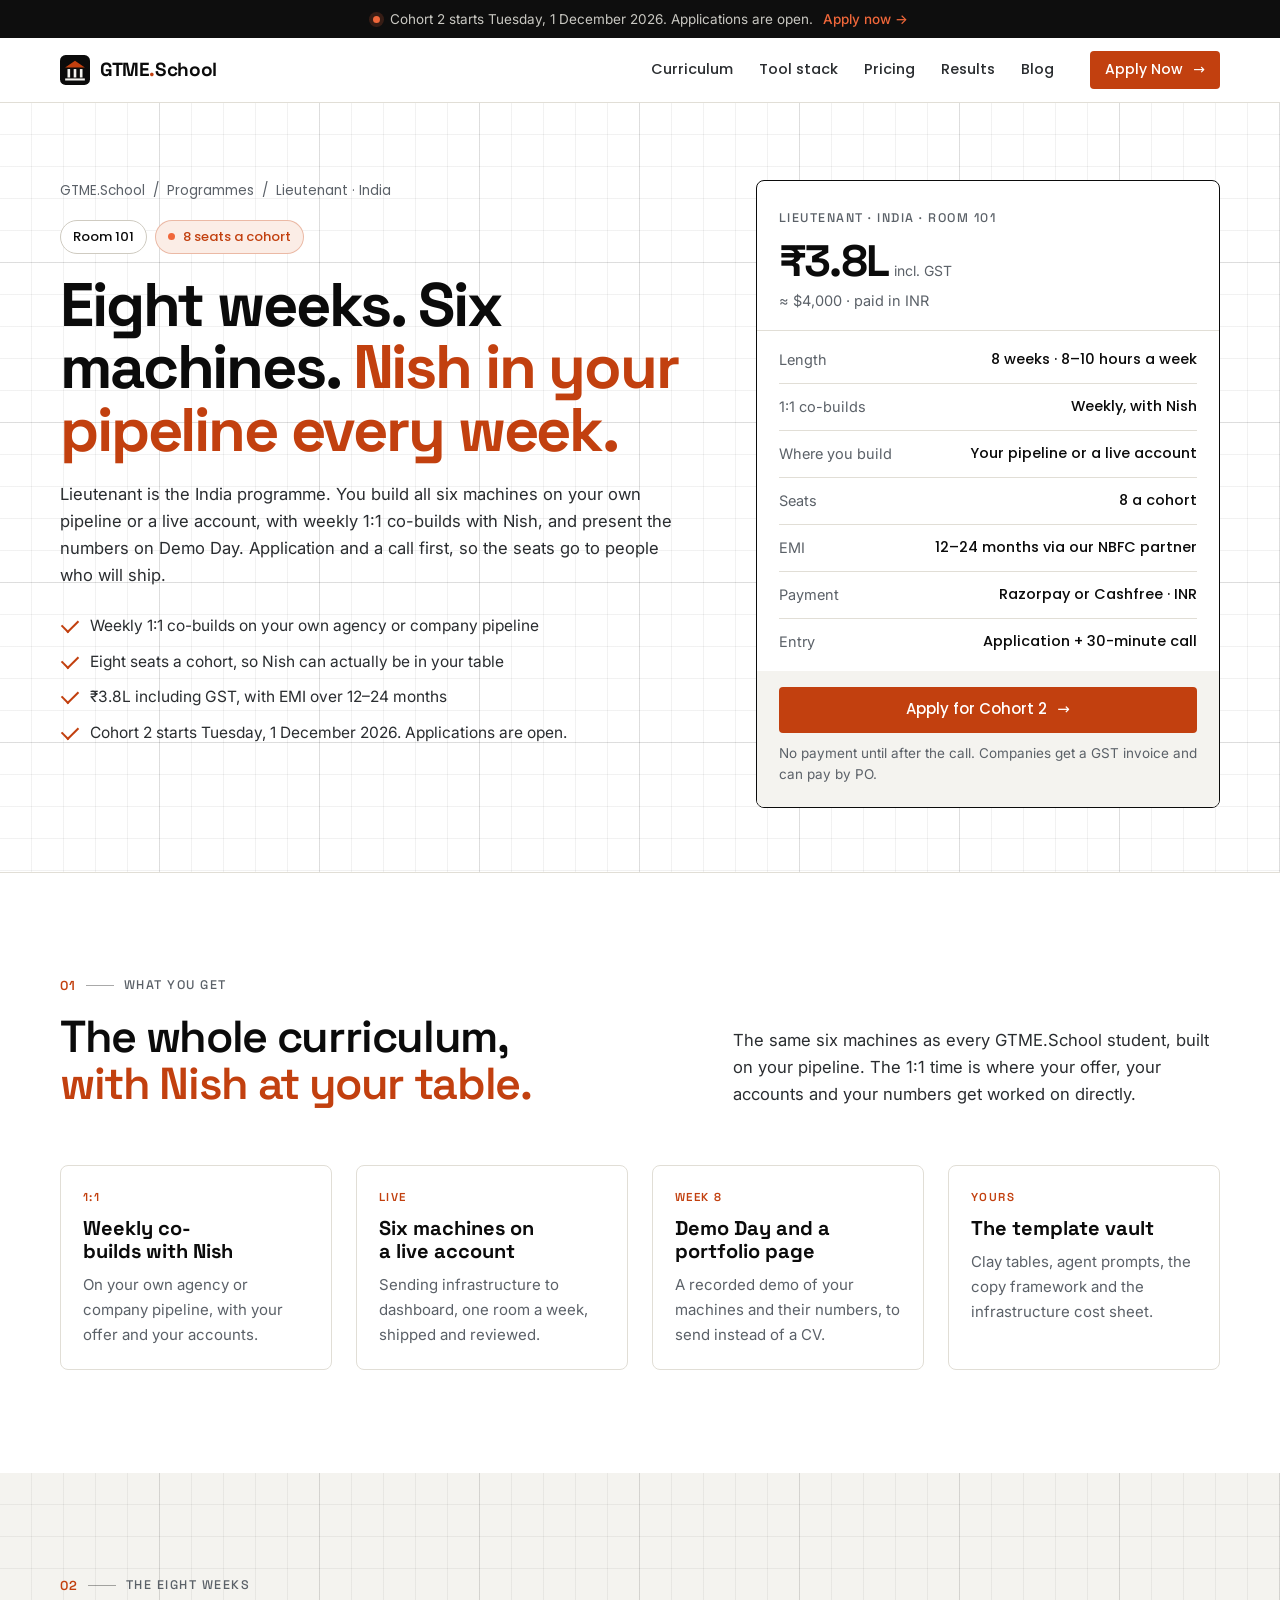
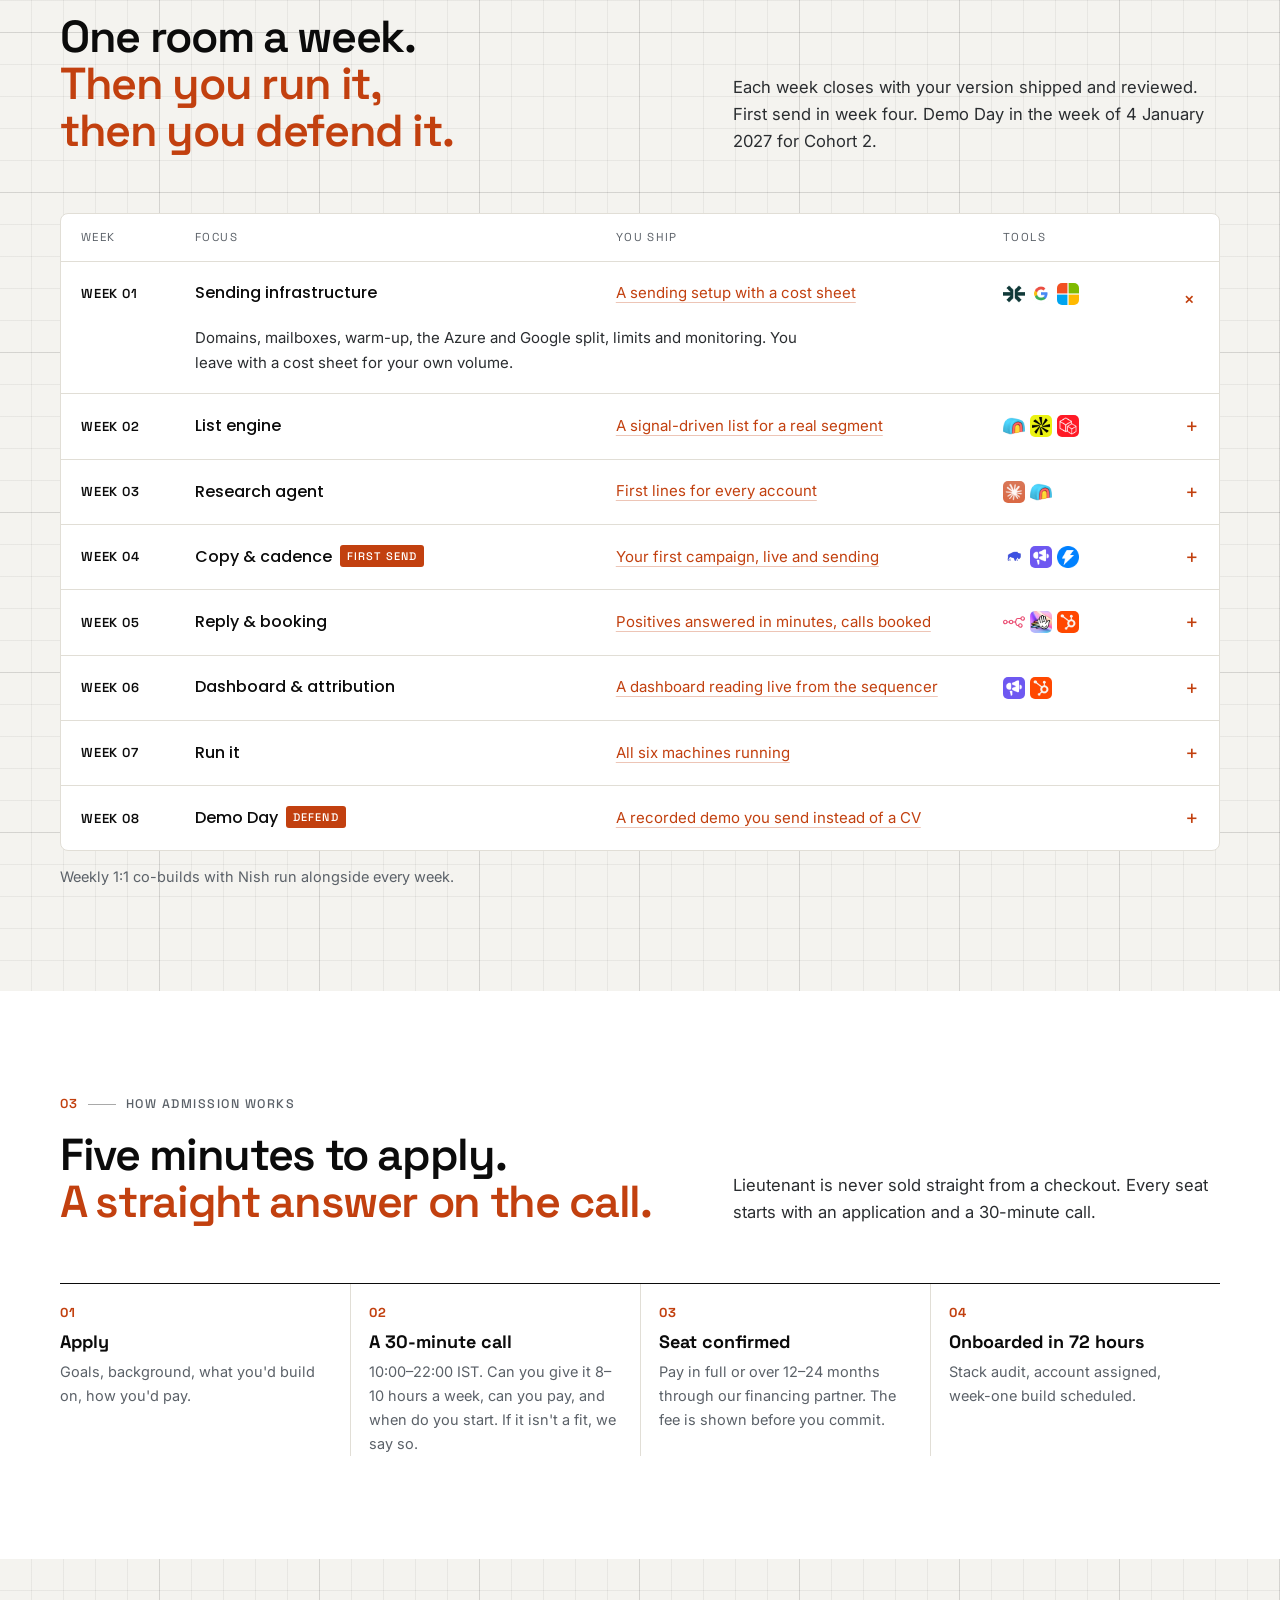
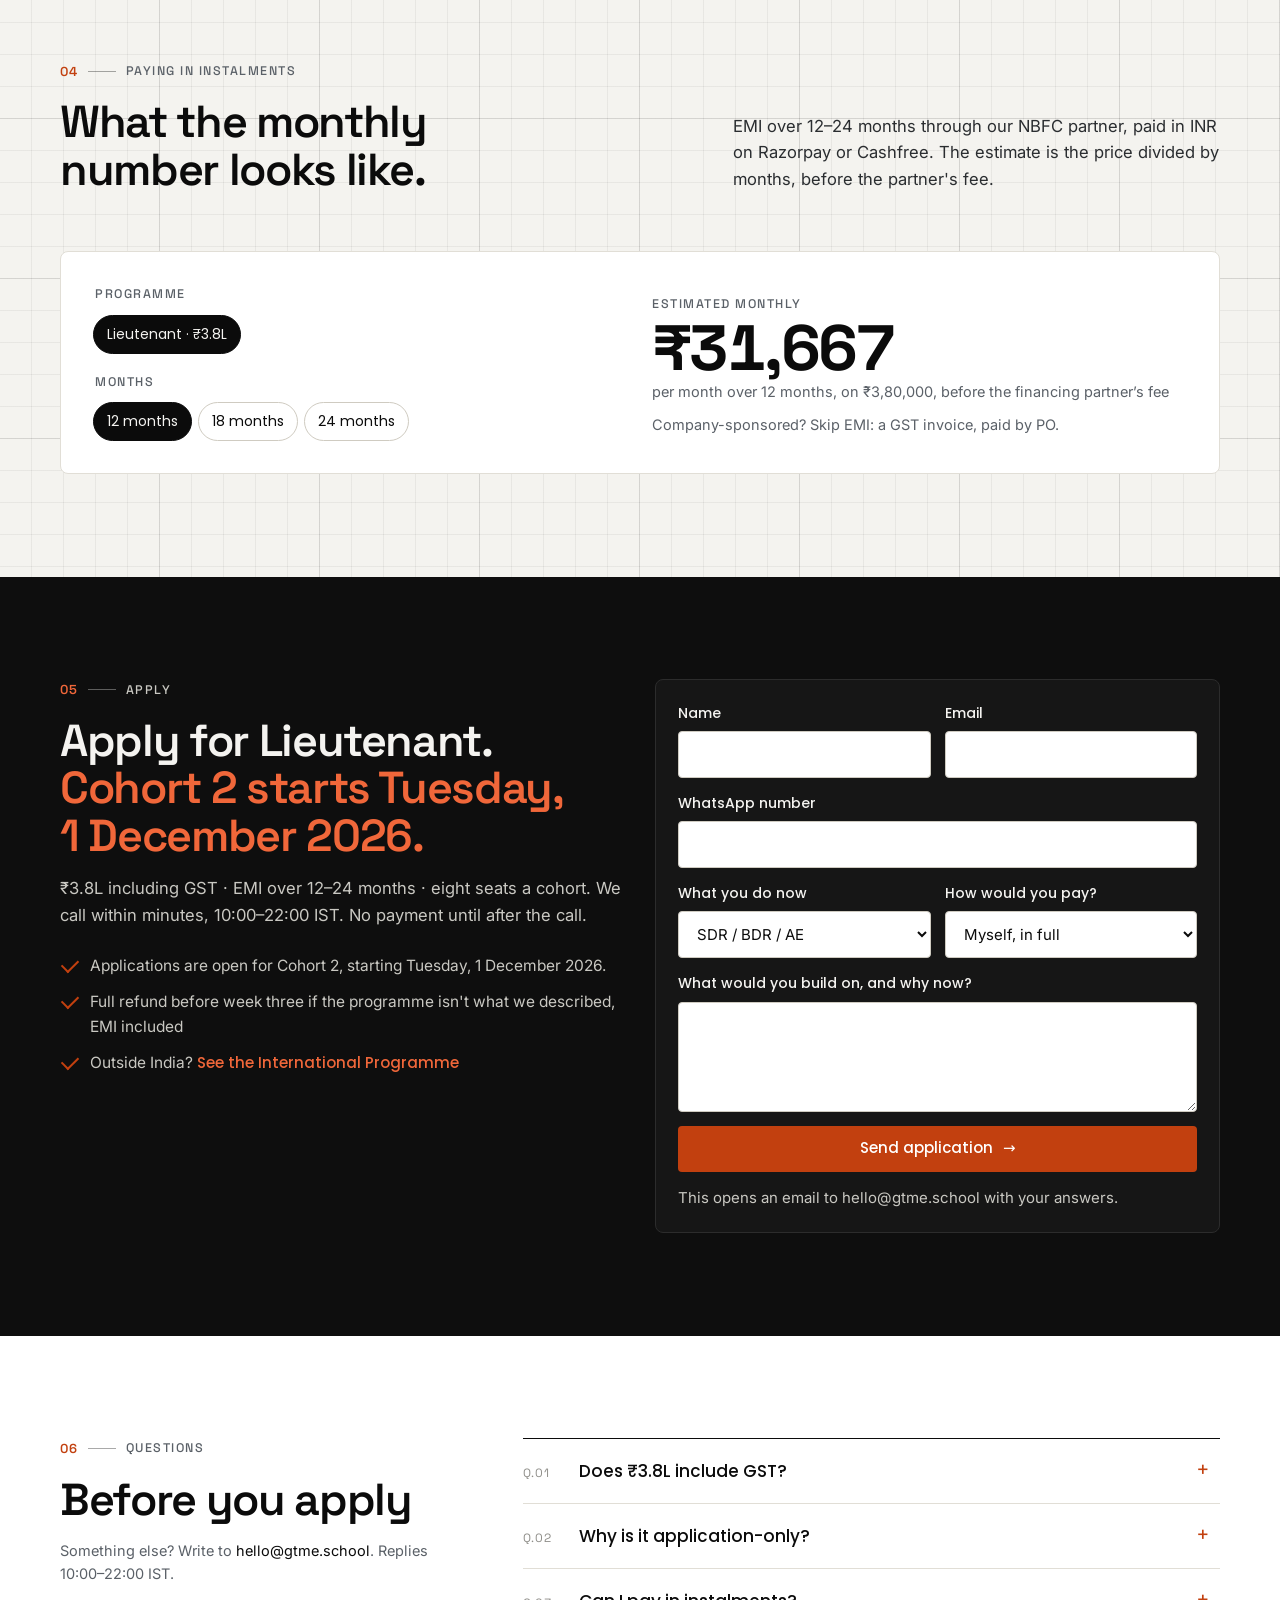
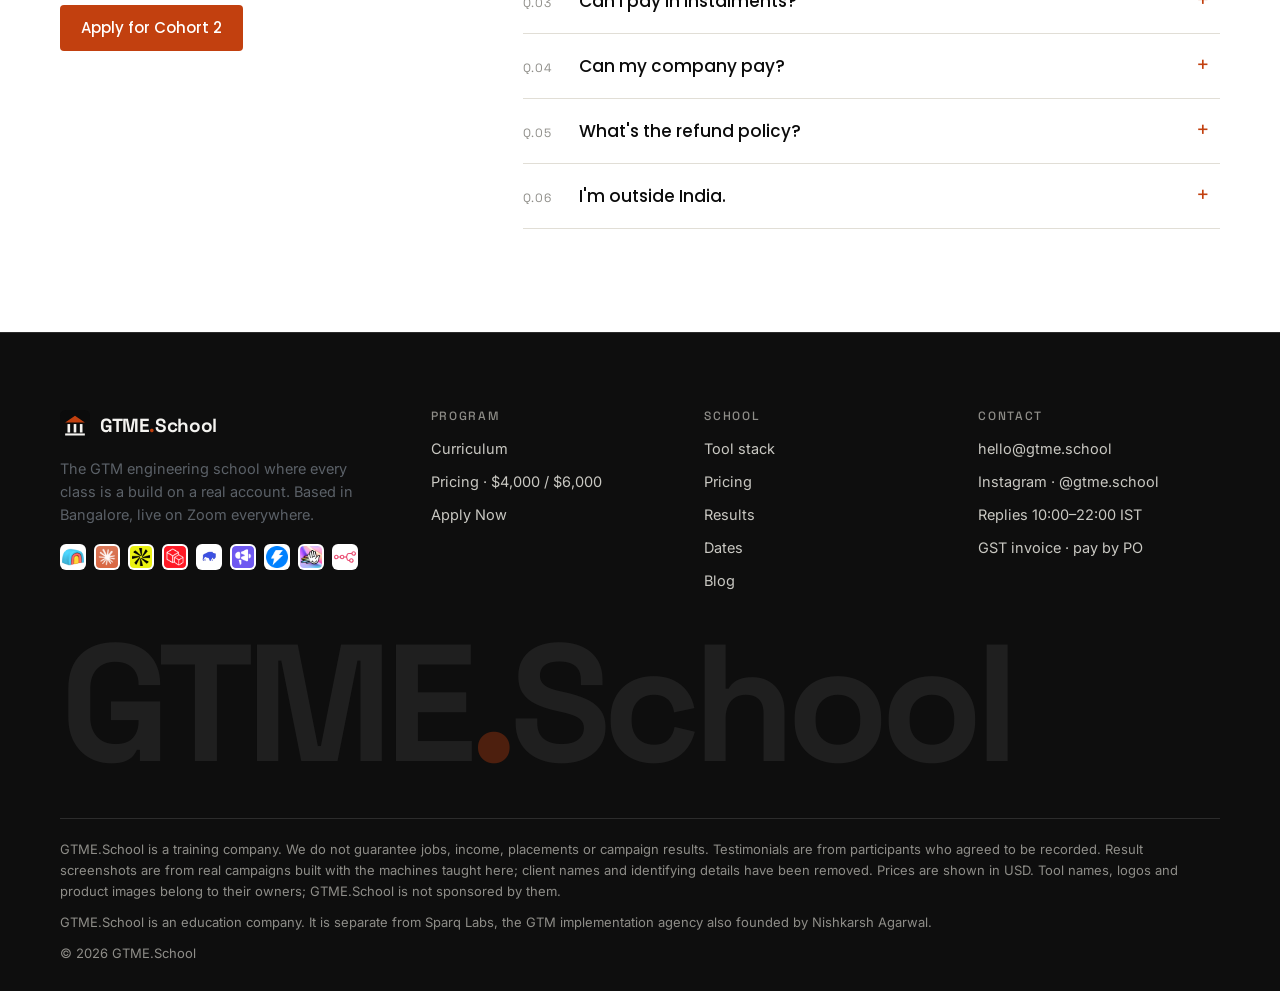
<file: lieutenant.html>
<!doctype html><html lang="en"><head><meta charset="utf-8"><meta name="viewport" content="width=device-width,initial-scale=1,viewport-fit=cover"><title>Lieutenant · GTME.School</title><meta name="claude:viewport-fit-sides" content="cover"><meta name="description" content="The GTME.School India programme: eight weeks, six machines, weekly 1:1 co-builds with Nish. ₹3.8L including GST."><link rel="icon" href="favicon.svg"><link rel="preconnect" href="https://fonts.googleapis.com"><link rel="preconnect" href="https://fonts.gstatic.com" crossorigin><link rel="stylesheet" href="https://fonts.googleapis.com/css2?family=Inter:wght@400;500;600&family=Poppins:wght@400;500;600&family=Space+Grotesk:wght@400;500;600;700&display=swap"><link rel="stylesheet" href="assets/site.css"></head><body><div class="bell"><div class="wrap"><span class="dot" aria-hidden="true"></span><span>Cohort 2 starts Tuesday, 1 December 2026. Applications are open.</span><a href="pricing.html#apply">Apply now →</a></div></div>
<header class="hdr"><div class="wrap"><a class="brand " href="index.html" aria-label="GTME.School home"><svg viewBox="0 0 32 32" aria-hidden="true"><rect width="32" height="32" rx="6" fill="#0B0B0B"/><path d="M5.5 13.2 16 6l10.5 7.2z" fill="#C2400F"/><rect x="8" y="15" width="2.8" height="9" fill="#F4F3F0"/><rect x="14.6" y="15" width="2.8" height="9" fill="#F4F3F0"/><rect x="21.2" y="15" width="2.8" height="9" fill="#F4F3F0"/><rect x="5.5" y="25" width="21" height="2.2" fill="#F4F3F0"/></svg><span>GTME<span class="dotsch">.</span>School</span></a>
<nav class="nav" aria-label="Main">
<a href="index.html#plan">Curriculum</a><a href="tools.html">Tool stack</a><a href="pricing.html">Pricing</a><a href="index.html#results">Results</a><a href="blog.html">Blog</a></nav>
<div class="cta"><a class="btn btn-ember btn-sm" href="pricing.html#apply">Apply Now <span class="arr" aria-hidden="true">→</span></a></div>
<button class="burger" type="button" aria-label="Open menu" aria-expanded="false" aria-controls="mnav"><span></span></button>
</div></header>
<div class="mnav" id="mnav" hidden><div class="top"><a class="brand " href="index.html" aria-label="GTME.School home"><svg viewBox="0 0 32 32" aria-hidden="true"><rect width="32" height="32" rx="6" fill="#0B0B0B"/><path d="M5.5 13.2 16 6l10.5 7.2z" fill="#C2400F"/><rect x="8" y="15" width="2.8" height="9" fill="#F4F3F0"/><rect x="14.6" y="15" width="2.8" height="9" fill="#F4F3F0"/><rect x="21.2" y="15" width="2.8" height="9" fill="#F4F3F0"/><rect x="5.5" y="25" width="21" height="2.2" fill="#F4F3F0"/></svg><span>GTME<span class="dotsch">.</span>School</span></a><button class="close" type="button" aria-label="Close menu">×</button></div>
<a class="l" href="index.html">Home</a><a class="l" href="index.html#plan">Curriculum</a><a class="l" href="tools.html">Tool stack</a><a class="l" href="pricing.html">Pricing <span>$4,000 · $6,000</span></a><a class="l" href="index.html#results">Results</a><a class="l" href="blog.html">Blog</a>
<a class="btn btn-ember" href="pricing.html#apply">Apply Now <span class="arr" aria-hidden="true">→</span></a></div><main id="top"><section class="phero blueprint"><div class="wrap phero-grid"><div class="rv"><div class="crumb"><a href="index.html">GTME.School</a><span>/</span><span>Programmes</span><span>/</span><span>Lieutenant · India</span></div><div class="chips" style="margin-bottom:20px"><span class="chip">Room 101</span><span class="chip ember"><span class="d"></span>8 seats a cohort</span></div><h1 class="h1" style="font-size:clamp(38px,4.8vw,66px)">Eight weeks. Six machines. <span class="em">Nish in your pipeline every week.</span></h1><p class="lede" style="margin-top:20px">Lieutenant is the India programme. You build all six machines on your own pipeline or a live account, with weekly 1:1 co-builds with Nish, and present the numbers on Demo Day. Application and a call first, so the seats go to people who will ship.</p><ul class="ticks"><li>Weekly 1:1 co-builds on your own agency or company pipeline</li><li>Eight seats a cohort, so Nish can actually be in your table</li><li>₹3.8L including GST, with EMI over 12–24 months</li><li>Cohort 2 starts Tuesday, 1 December 2026. Applications are open.</li></ul></div><div class="rv d1"><div class="pcard"><div class="ph"><span class="label">Lieutenant · India · Room 101</span><div class="amt tnum">₹3.8L<small>incl. GST</small></div><p class="small" style="margin-top:6px">≈ $4,000 · paid in INR</p></div>
<dl><div><dt>Length</dt><dd>8 weeks · 8–10 hours a week</dd></div><div><dt>1:1 co-builds</dt><dd>Weekly, with Nish</dd></div><div><dt>Where you build</dt><dd>Your pipeline or a live account</dd></div><div><dt>Seats</dt><dd>8 a cohort</dd></div><div><dt>EMI</dt><dd>12–24 months via our NBFC partner</dd></div><div><dt>Payment</dt><dd>Razorpay or Cashfree · INR</dd></div><div><dt>Entry</dt><dd>Application + 30-minute call</dd></div></dl>
<div class="pf"><a class="btn btn-ember" href="#apply">Apply for Cohort 2 <span class="arr">→</span></a><p class="note">No payment until after the call. Companies get a GST invoice and can pay by PO.</p></div></div></div></div></section>
<section class="sec"><div class="wrap"><div class="sec-head"><div><div class="kick"><span class="no">01</span><span class="rule"></span><span class="label">What you get</span></div><h2 class="h2">The whole curriculum,<span class="line2">with Nish at your table.</span></h2></div><p class="lede">The same six machines as every GTME.School student, built on your pipeline. The 1:1 time is where your offer, your accounts and your numbers get worked on directly.</p></div>
<div class="g4"><div class="box rv d0"><span class="label"><b>1:1</b></span><h3>Weekly co-builds with Nish</h3><p>On your own agency or company pipeline, with your offer and your accounts.</p></div><div class="box rv d1"><span class="label"><b>Live</b></span><h3>Six machines on a live account</h3><p>Sending infrastructure to dashboard, one room a week, shipped and reviewed.</p></div><div class="box rv d2"><span class="label"><b>Week 8</b></span><h3>Demo Day and a portfolio page</h3><p>A recorded demo of your machines and their numbers, to send instead of a CV.</p></div><div class="box rv d3"><span class="label"><b>Yours</b></span><h3>The template vault</h3><p>Clay tables, agent prompts, the copy framework and the infrastructure cost sheet.</p></div></div></div></section>
<section class="sec stone blueprint"><div class="wrap"><div class="sec-head"><div><div class="kick"><span class="no">02</span><span class="rule"></span><span class="label">The eight weeks</span></div><h2 class="h2">One room a week.<span class="line2">Then you run it, then you defend it.</span></h2></div><p class="lede">Each week closes with your version shipped and reviewed. First send in week four. Demo Day in the week of 4 January 2027 for Cohort 2.</p></div>
<div class="ttable rv"><div class="tt-head"><span>Week</span><span>Focus</span><span>You ship</span><span>Tools</span><span></span></div><details class="tt-row" open><summary><span class="wk">WEEK 01</span><span class="fo">Sending infrastructure</span><span class="sh">A sending setup with a cost sheet</span><span class="tl"><img src="assets/logos/inboxkit.png" alt="Inboxkit" class="" loading="lazy" decoding="async" width="28" height="28"><img src="assets/logos/google.png" alt="Google Workspace" class="" loading="lazy" decoding="async" width="28" height="28"><img src="assets/logos/microsoft.png" alt="Microsoft 365" class="" loading="lazy" decoding="async" width="28" height="28"></span><span class="pl" aria-hidden="true">+</span></summary><div class="body">Domains, mailboxes, warm-up, the Azure and Google split, limits and monitoring. You leave with a cost sheet for your own volume.</div></details><details class="tt-row"><summary><span class="wk">WEEK 02</span><span class="fo">List engine</span><span class="sh">A signal-driven list for a real segment</span><span class="tl"><img src="assets/logos/clay.png" alt="Clay" class="" loading="lazy" decoding="async" width="28" height="28"><img src="assets/logos/apollo.png" alt="Apollo" class="" loading="lazy" decoding="async" width="28" height="28"><img src="assets/logos/prospeo.png" alt="Prospeo" class="" loading="lazy" decoding="async" width="28" height="28"></span><span class="pl" aria-hidden="true">+</span></summary><div class="body">ICP as signals, Clay tables, enrichment waterfalls, credit discipline. Credits counted before anything runs.</div></details><details class="tt-row"><summary><span class="wk">WEEK 03</span><span class="fo">Research agent</span><span class="sh">First lines for every account</span><span class="tl"><img src="assets/logos/claude.png" alt="Claude" class="" loading="lazy" decoding="async" width="28" height="28"><img src="assets/logos/clay.png" alt="Clay" class="" loading="lazy" decoding="async" width="28" height="28"></span><span class="pl" aria-hidden="true">+</span></summary><div class="body">A Claude agent that reads each account's evidence and writes the first line. Output reviewed line by line.</div></details><details class="tt-row"><summary><span class="wk">WEEK 04</span><span class="fo">Copy & cadence<span class="flag">First send</span></span><span class="sh">Your first campaign, live and sending</span><span class="tl"><img src="assets/logos/emailbison.png" alt="EmailBison" class="" loading="lazy" decoding="async" width="28" height="28"><img src="assets/logos/smartlead.png" alt="Smartlead" class="" loading="lazy" decoding="async" width="28" height="28"><img src="assets/logos/instantly.png" alt="Instantly" class="" loading="lazy" decoding="async" width="28" height="28"></span><span class="pl" aria-hidden="true">+</span></summary><div class="body">Three-step sequences by segment, tested against reply rate. Your first campaign goes out this week.</div></details><details class="tt-row"><summary><span class="wk">WEEK 05</span><span class="fo">Reply & booking</span><span class="sh">Positives answered in minutes, calls booked</span><span class="tl"><img src="assets/logos/n8n.svg" alt="n8n" class="" loading="lazy" decoding="async" width="28" height="28"><img src="assets/logos/heyreach.png" alt="HeyReach" class="" loading="lazy" decoding="async" width="28" height="28"><img src="assets/logos/hubspot.png" alt="HubSpot" class="" loading="lazy" decoding="async" width="28" height="28"></span><span class="pl" aria-hidden="true">+</span></summary><div class="body">Reply classification, AI first response, human hand-off, speed rules.</div></details><details class="tt-row"><summary><span class="wk">WEEK 06</span><span class="fo">Dashboard & attribution</span><span class="sh">A dashboard reading live from the sequencer</span><span class="tl"><img src="assets/logos/smartlead.png" alt="Smartlead" class="" loading="lazy" decoding="async" width="28" height="28"><img src="assets/logos/hubspot.png" alt="HubSpot" class="" loading="lazy" decoding="async" width="28" height="28"></span><span class="pl" aria-hidden="true">+</span></summary><div class="body">What to count, what to cut, and the weekly scoreboard a buyer reads.</div></details><details class="tt-row"><summary><span class="wk">WEEK 07</span><span class="fo">Run it</span><span class="sh">All six machines running</span><span class="tl"></span><span class="pl" aria-hidden="true">+</span></summary><div class="body">Optimisation from the numbers: new segments, new angles, what to kill. Lieutenants get 1:1 co-builds on their own pipeline.</div></details><details class="tt-row"><summary><span class="wk">WEEK 08</span><span class="fo">Demo Day<span class="flag">Defend</span></span><span class="sh">A recorded demo you send instead of a CV</span><span class="tl"></span><span class="pl" aria-hidden="true">+</span></summary><div class="body">Present your machines and their numbers to the cohort, Nish and invited guests.</div></details></div><p class="small" style="margin-top:14px">Weekly 1:1 co-builds with Nish run alongside every week.</p></div></section>
<section class="sec"><div class="wrap"><div class="sec-head"><div><div class="kick"><span class="no">03</span><span class="rule"></span><span class="label">How admission works</span></div><h2 class="h2">Five minutes to apply.<span class="line2">A straight answer on the call.</span></h2></div><p class="lede">Lieutenant is never sold straight from a checkout. Every seat starts with an application and a 30-minute call.</p></div>
<div class="stepper rv"><div><b>01</b><h3>Apply</h3><p>Goals, background, what you'd build on, how you'd pay.</p></div><div><b>02</b><h3>A 30-minute call</h3><p>10:00–22:00 IST. Can you give it 8–10 hours a week, can you pay, and when do you start. If it isn't a fit, we say so.</p></div><div><b>03</b><h3>Seat confirmed</h3><p>Pay in full or over 12–24 months through our financing partner. The fee is shown before you commit.</p></div><div><b>04</b><h3>Onboarded in 72 hours</h3><p>Stack audit, account assigned, week-one build scheduled.</p></div></div></div></section>
<section class="sec stone blueprint"><div class="wrap"><div class="sec-head"><div><div class="kick"><span class="no">04</span><span class="rule"></span><span class="label">Paying in instalments</span></div><h2 class="h2">What the monthly number looks like.</h2></div><p class="lede">EMI over 12–24 months through our NBFC partner, paid in INR on Razorpay or Cashfree. The estimate is the price divided by months, before the partner's fee.</p></div>
<div class="emi rv" id="emi"><div style="display:grid;gap:18px"><fieldset style="border:0;padding:0;margin:0"><legend class="label" style="margin-bottom:10px">Programme</legend><div class="seg"><label><input type="radio" name="emi-prog" value="380000" id="emi-lt" checked>Lieutenant · ₹3.8L</label></div></fieldset>
<fieldset style="border:0;padding:0;margin:0"><legend class="label" style="margin-bottom:10px">Months</legend><div class="seg"><label><input type="radio" name="emi-mo" value="12" id="emi-12" checked>12 months</label><label><input type="radio" name="emi-mo" value="18" id="emi-18">18 months</label><label><input type="radio" name="emi-mo" value="24" id="emi-24">24 months</label></div></fieldset></div>
<div class="out"><span class="label">Estimated monthly</span><b class="tnum" id="emi-out">₹31,667</b><p class="small" id="emi-note">per month over 12 months, on ₹3,80,000, before the financing partner's fee</p><p class="small" style="margin-top:10px">Company-sponsored? Skip EMI: a GST invoice, paid by PO.</p></div></div></div></section>
<section class="sec on-dark" id="apply"><div class="wrap g2" style="align-items:start">
<div><div class="kick"><span class="no">05</span><span class="rule"></span><span class="label">Apply</span></div><h2 class="h2">Apply for Lieutenant.<span class="line2">Cohort 2 starts Tuesday, 1 December 2026.</span></h2><p class="lede" style="margin-top:16px">₹3.8L including GST · EMI over 12–24 months · eight seats a cohort. We call within minutes, 10:00–22:00 IST. No payment until after the call.</p>
<ul class="ticks"><li>Applications are open for Cohort 2, starting Tuesday, 1 December 2026.</li><li>Full refund before week three if the programme isn't what we described, EMI included</li><li>Outside India? <a class="tlink" href="international.html">See the International Programme</a></li></ul></div>
<div class="box"><form class="form" data-mail="Lieutenant application" id="lt-form"><div class="row2"><div class="f"><label for="lt-name">Name</label><input id="lt-name" name="name" data-l="Name" required autocomplete="name"></div><div class="f"><label for="lt-email">Email</label><input id="lt-email" name="email" data-l="Email" type="email" required autocomplete="email"></div></div>
<div class="f"><label for="lt-wa">WhatsApp number</label><input id="lt-wa" name="wa" data-l="WhatsApp" type="tel" autocomplete="tel"></div>
<div class="row2"><div class="f"><label for="lt-role">What you do now</label><select id="lt-role" name="role" data-l="Role"><option>SDR / BDR / AE</option><option>Founder</option><option>Freelancer or agency owner</option><option>RevOps / growth</option><option>Student or switching careers</option><option>Other</option></select></div>
<div class="f"><label for="lt-pay">How would you pay?</label><select id="lt-pay" name="pay" data-l="Payment"><option>Myself, in full</option><option>Myself, EMI</option><option>My company</option><option>Not sure yet</option></select></div></div>
<div class="f"><label for="lt-why">What would you build on, and why now?</label><textarea id="lt-why" name="why" data-l="What and why now"></textarea></div>
<button class="btn btn-ember" type="submit">Send application <span class="arr">→</span></button><p class="formnote" style="color:var(--bone-2)">This opens an email to hello@gtme.school with your answers.</p></form>
<div class="okmsg" hidden>Your email app should open with the application filled in. If it didn't, write to hello@gtme.school.</div></div>
</div></section><section class="sec" id="faq"><div class="wrap faq"><div><div class="kick"><span class="no">06</span><span class="rule"></span><span class="label">Questions</span></div><h2 class="h2">Before you apply</h2><p class="small" style="margin-top:16px">Something else? Write to <span style="user-select:all;color:var(--ink)">hello@gtme.school</span>. Replies 10:00–22:00 IST.</p><a class="btn btn-ember" style="margin-top:20px" href="#apply">Apply for Cohort 2</a></div><div class="qa"><details><summary><span class="q">Q.01</span><b>Does ₹3.8L include GST?</b><i aria-hidden="true">+</i></summary><div class="a"><p>Yes. ₹3.8L is the full price including GST. Companies get a GST invoice.</p></div></details><details><summary><span class="q">Q.02</span><b>Why is it application-only?</b><i aria-hidden="true">+</i></summary><div class="a"><p>Eight seats a cohort with weekly 1:1 time only works if everyone in it will ship. The call checks that before you pay, and if it isn't a fit we tell you.</p></div></details><details><summary><span class="q">Q.03</span><b>Can I pay in instalments?</b><i aria-hidden="true">+</i></summary><div class="a"><p>Yes. EMI over 12–24 months through our NBFC partner, paid in INR on Razorpay or Cashfree. The fee is shown before you commit.</p></div></details><details><summary><span class="q">Q.04</span><b>Can my company pay?</b><i aria-hidden="true">+</i></summary><div class="a"><p>Yes. Companies get a GST invoice and can pay by PO.</p></div></details><details><summary><span class="q">Q.05</span><b>What's the refund policy?</b><i aria-hidden="true">+</i></summary><div class="a"><p>Full refund before week three if the programme isn't what we described, EMI included.</p></div></details><details><summary><span class="q">Q.06</span><b>I'm outside India.</b><i aria-hidden="true">+</i></summary><div class="a"><p>Lieutenant is priced and paid in INR for India. Outside India, the International Programme runs the same curriculum in two time-zone slots at $6,000.</p></div></details></div></div></section></main><footer class="ftr"><div class="wrap">
<div class="top"><div><a class="brand " href="index.html" aria-label="GTME.School home"><svg viewBox="0 0 32 32" aria-hidden="true"><rect width="32" height="32" rx="6" fill="#0B0B0B"/><path d="M5.5 13.2 16 6l10.5 7.2z" fill="#C2400F"/><rect x="8" y="15" width="2.8" height="9" fill="#F4F3F0"/><rect x="14.6" y="15" width="2.8" height="9" fill="#F4F3F0"/><rect x="21.2" y="15" width="2.8" height="9" fill="#F4F3F0"/><rect x="5.5" y="25" width="21" height="2.2" fill="#F4F3F0"/></svg><span>GTME<span class="dotsch">.</span>School</span></a><p class="small" style="margin-top:16px;max-width:36ch">The GTM engineering school where every class is a build on a real account. Based in Bangalore, live on Zoom everywhere.</p><div class="tools"><img src="assets/logos/clay.png" alt="Clay" class="" loading="lazy" decoding="async" width="28" height="28"><img src="assets/logos/claude.png" alt="Claude" class="" loading="lazy" decoding="async" width="28" height="28"><img src="assets/logos/apollo.png" alt="Apollo" class="" loading="lazy" decoding="async" width="28" height="28"><img src="assets/logos/prospeo.png" alt="Prospeo" class="" loading="lazy" decoding="async" width="28" height="28"><img src="assets/logos/emailbison.png" alt="EmailBison" class="" loading="lazy" decoding="async" width="28" height="28"><img src="assets/logos/smartlead.png" alt="Smartlead" class="" loading="lazy" decoding="async" width="28" height="28"><img src="assets/logos/instantly.png" alt="Instantly" class="" loading="lazy" decoding="async" width="28" height="28"><img src="assets/logos/heyreach.png" alt="HeyReach" class="" loading="lazy" decoding="async" width="28" height="28"><img src="assets/logos/n8n.svg" alt="n8n" class="" loading="lazy" decoding="async" width="28" height="28"></div></div>
<div><h4>Program</h4><ul><li><a href="index.html#plan">Curriculum</a></li><li><a href="pricing.html">Pricing · $4,000 / $6,000</a></li><li><a href="pricing.html#apply">Apply Now</a></li></ul></div>
<div><h4>School</h4><ul><li><a href="tools.html">Tool stack</a></li><li><a href="pricing.html">Pricing</a></li><li><a href="index.html#results">Results</a></li><li><a href="index.html#dates">Dates</a></li><li><a href="blog.html">Blog</a></li></ul></div>
<div><h4>Contact</h4><ul><li><span style="user-select:all">hello@gtme.school</span></li><li><a href="https://www.instagram.com/gtme.school/" target="_blank" rel="noopener">Instagram · @gtme.school</a></li><li>Replies 10:00–22:00 IST</li><li>GST invoice · pay by PO</li></ul></div></div>
<div class="bigword" aria-hidden="true">GTME<span>.</span>School</div>
<div class="legal"><p>GTME.School is a training company. We do not guarantee jobs, income, placements or campaign results. Testimonials are from participants who agreed to be recorded. Result screenshots are from real campaigns built with the machines taught here; client names and identifying details have been removed. Prices are shown in USD. Tool names, logos and product images belong to their owners; GTME.School is not sponsored by them.</p><p>GTME.School is an education company. It is separate from Sparq Labs, the GTM implementation agency also founded by Nishkarsh Agarwal.</p><p>© 2026 GTME.School</p></div>
</div></footer><script src="assets/site.js"></script></body></html>
</file>
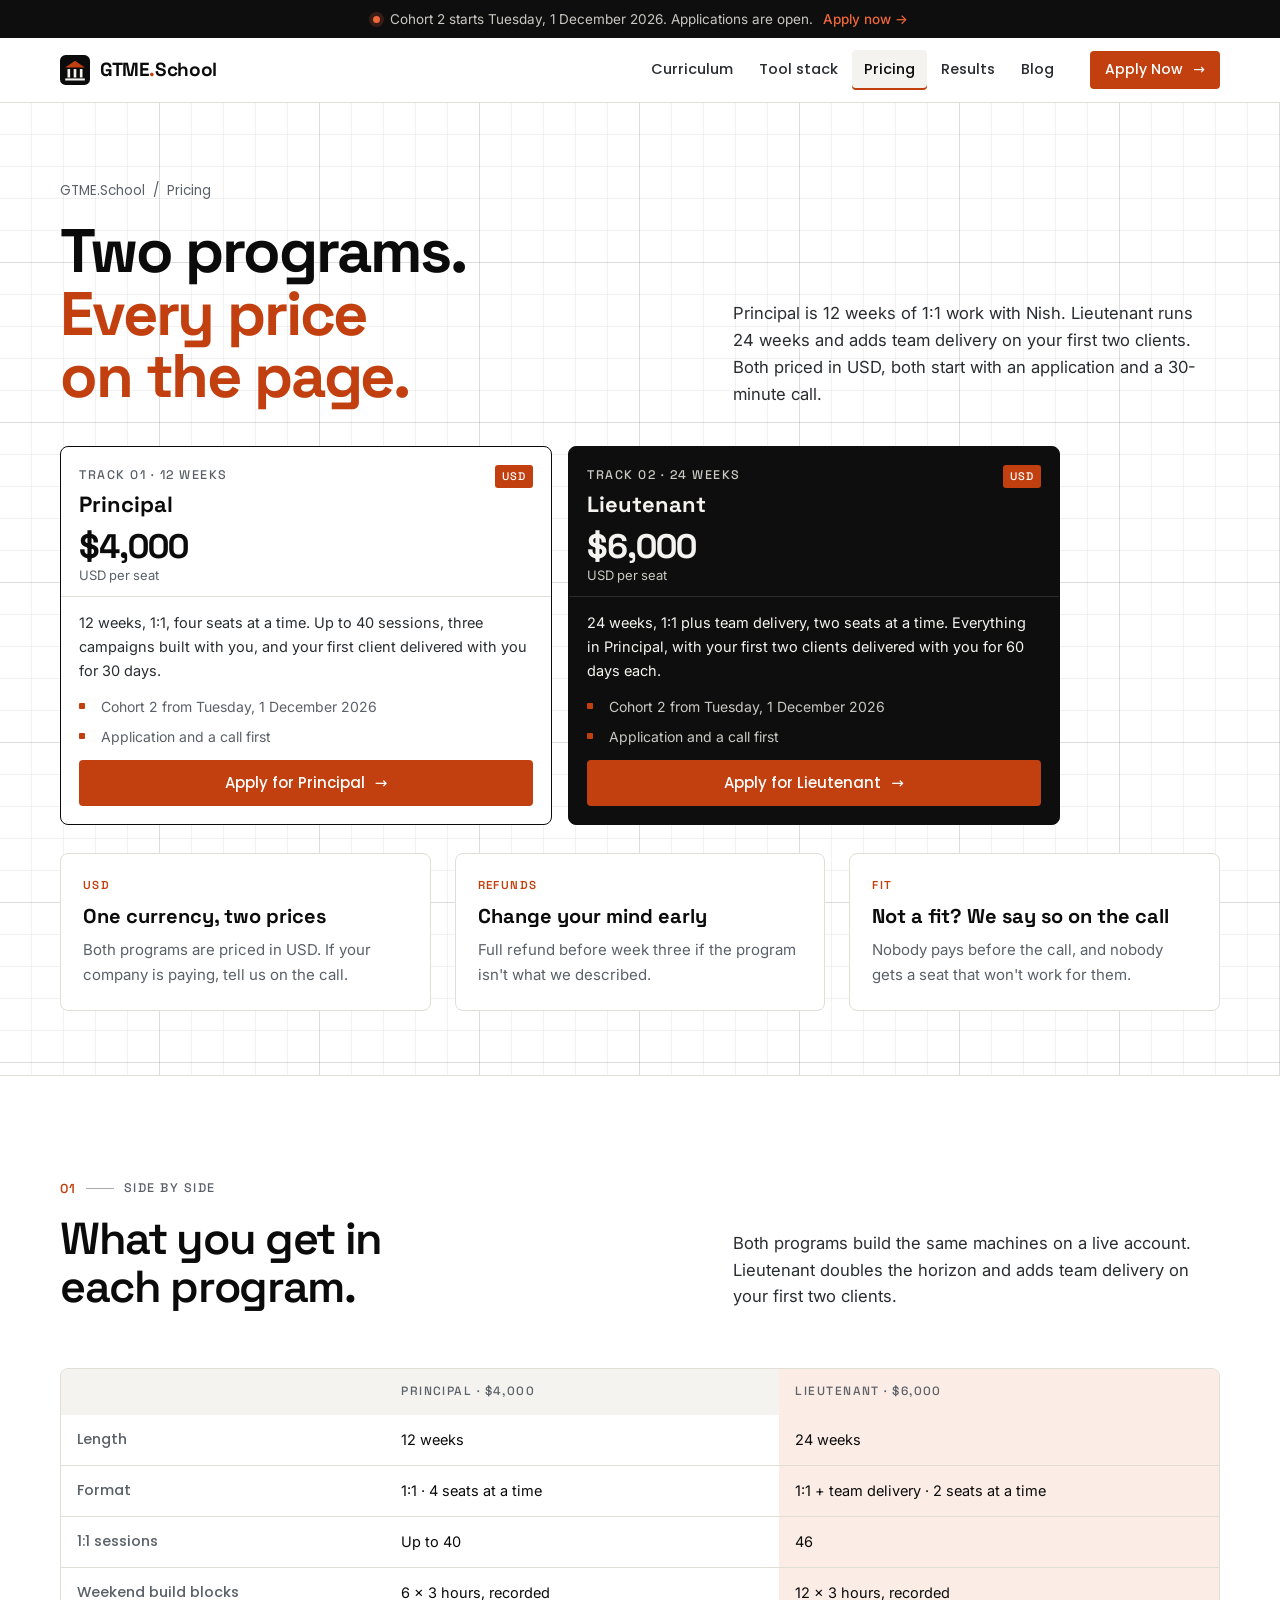
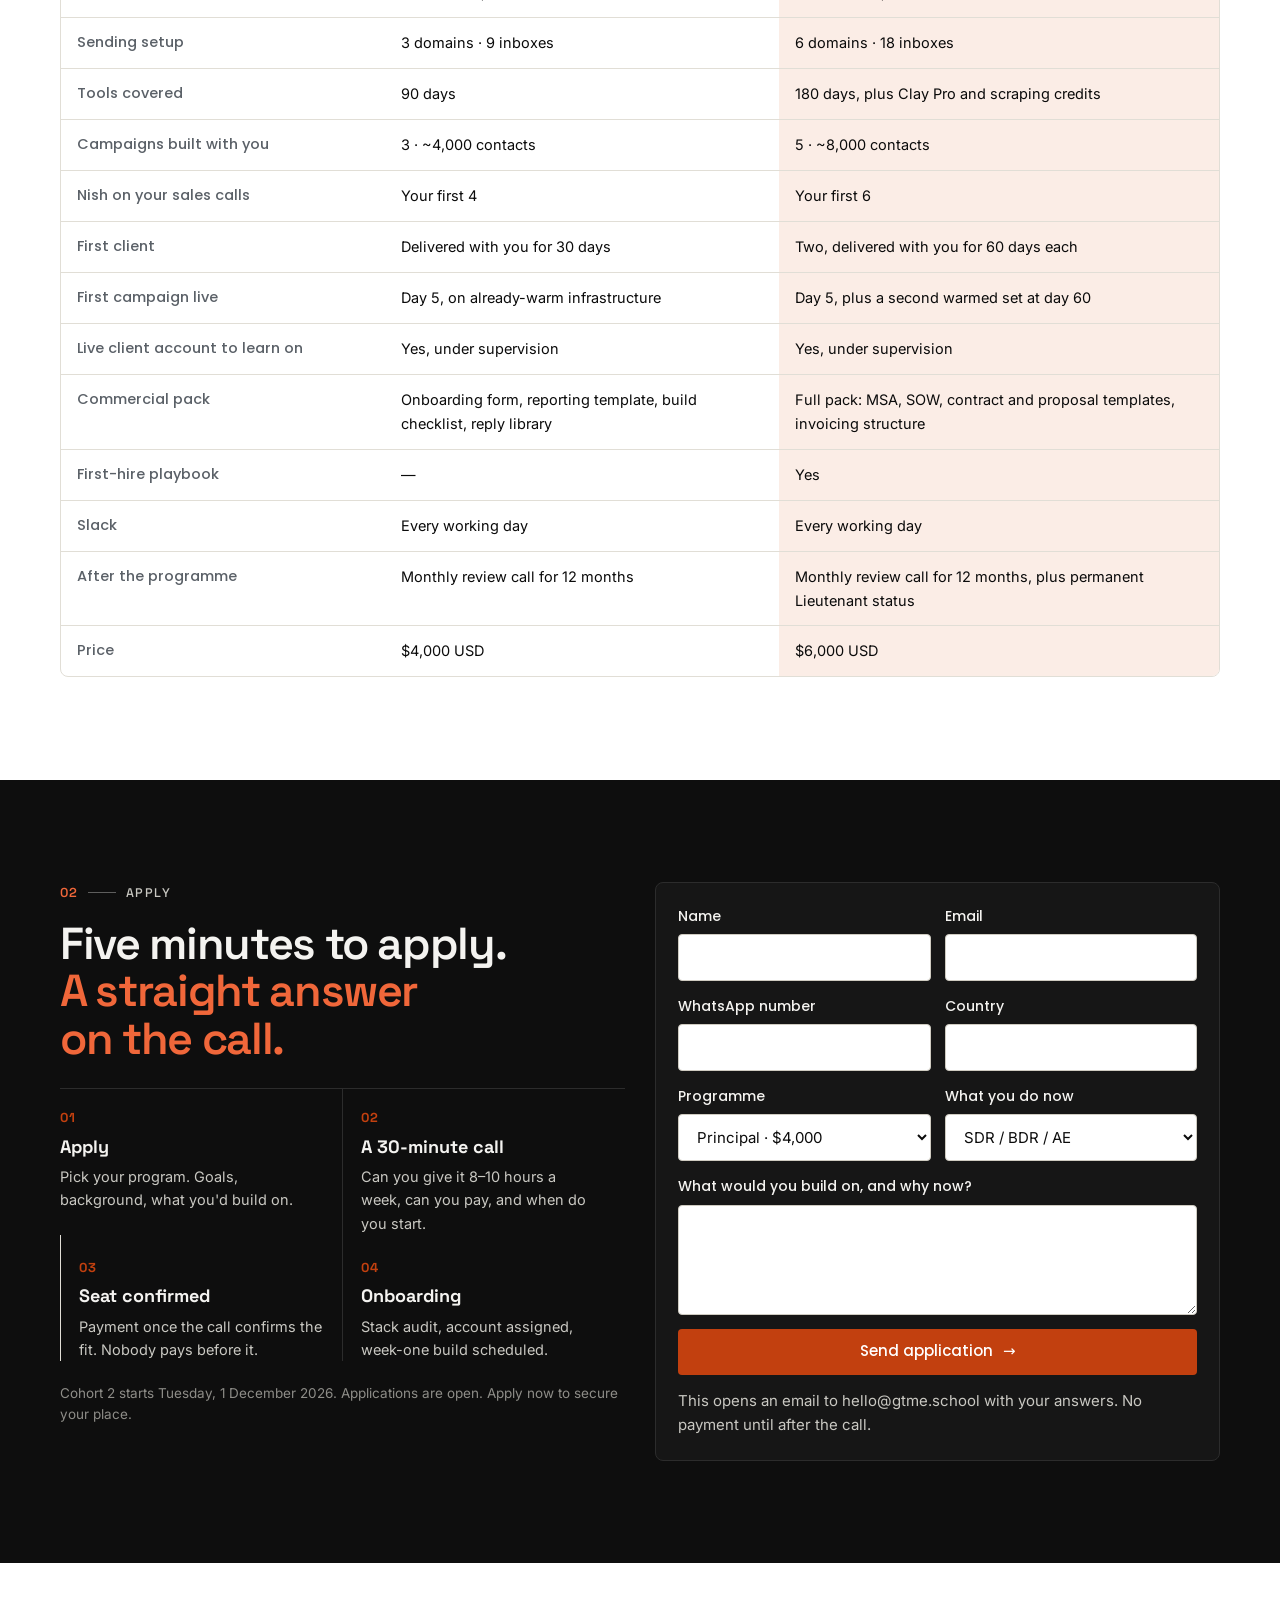
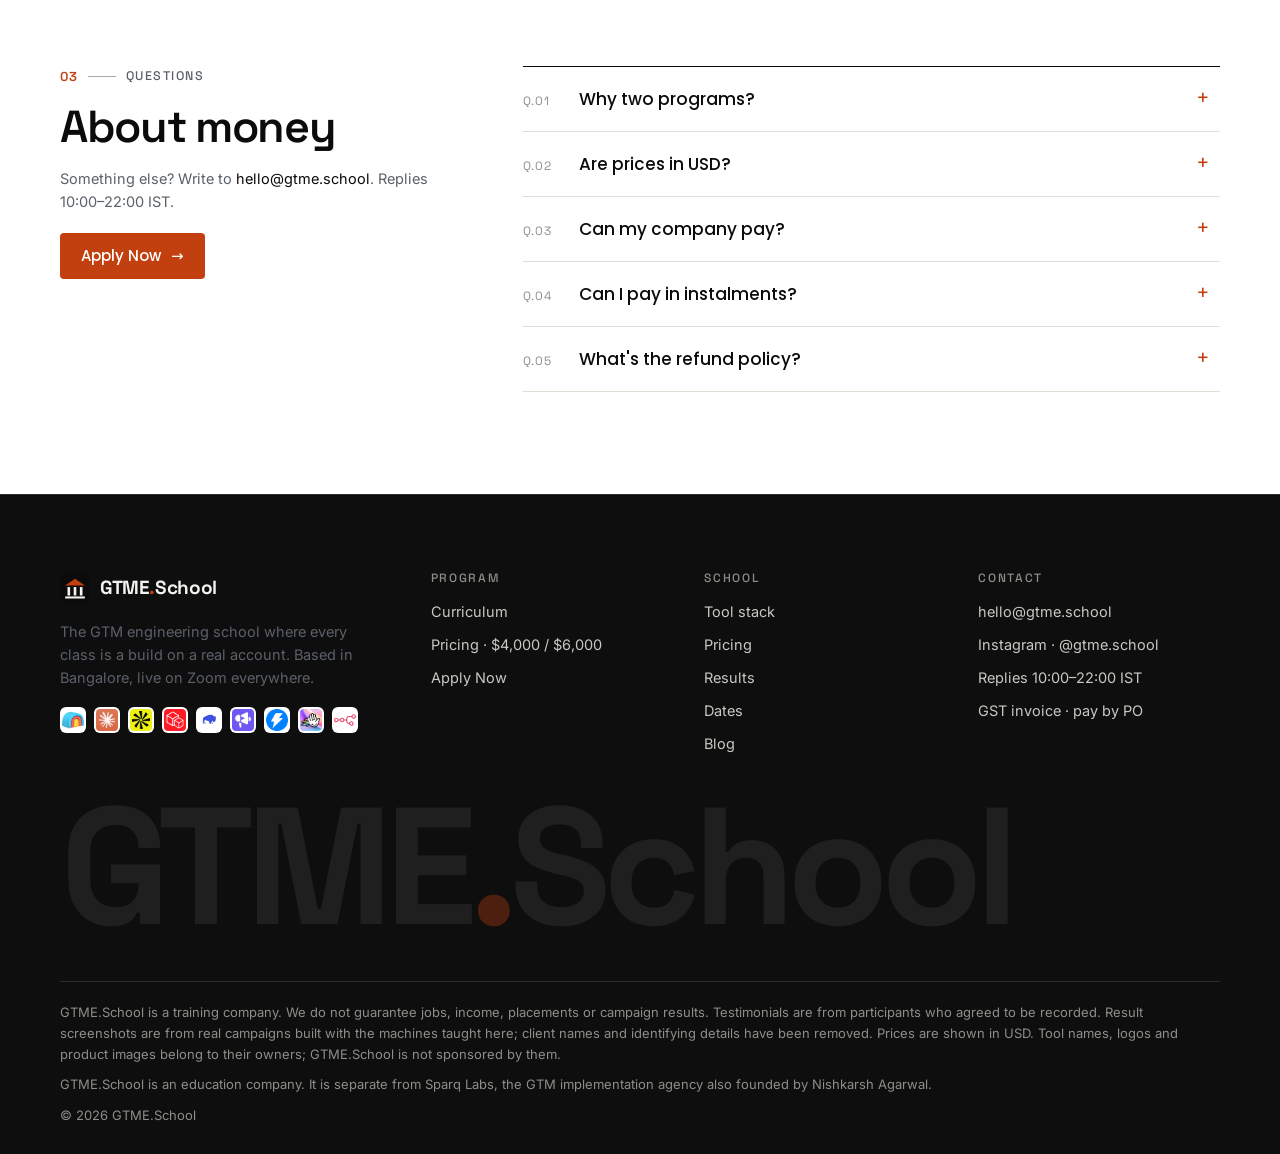
<file: pricing.html>
<!doctype html><html lang="en"><head><meta charset="utf-8"><meta name="viewport" content="width=device-width,initial-scale=1,viewport-fit=cover"><title>Pricing · GTME.School</title><meta name="claude:viewport-fit-sides" content="cover"><meta name="description" content="GTME.School pricing: Principal, $4,000 for 12 weeks, and Lieutenant, $6,000 for 24 weeks. Compare what each program includes. Application and a 30-minute call first."><link rel="icon" href="favicon.svg"><link rel="preconnect" href="https://fonts.googleapis.com"><link rel="preconnect" href="https://fonts.gstatic.com" crossorigin><link rel="stylesheet" href="https://fonts.googleapis.com/css2?family=Inter:wght@400;500;600&family=Poppins:wght@400;500;600&family=Space+Grotesk:wght@400;500;600;700&display=swap"><link rel="stylesheet" href="assets/site.css"></head><body><div class="bell"><div class="wrap"><span class="dot" aria-hidden="true"></span><span>Cohort 2 starts Tuesday, 1 December 2026. Applications are open.</span><a href="pricing.html#apply">Apply now →</a></div></div>
<header class="hdr"><div class="wrap"><a class="brand " href="index.html" aria-label="GTME.School home"><svg viewBox="0 0 32 32" aria-hidden="true"><rect width="32" height="32" rx="6" fill="#0B0B0B"/><path d="M5.5 13.2 16 6l10.5 7.2z" fill="#C2400F"/><rect x="8" y="15" width="2.8" height="9" fill="#F4F3F0"/><rect x="14.6" y="15" width="2.8" height="9" fill="#F4F3F0"/><rect x="21.2" y="15" width="2.8" height="9" fill="#F4F3F0"/><rect x="5.5" y="25" width="21" height="2.2" fill="#F4F3F0"/></svg><span>GTME<span class="dotsch">.</span>School</span></a>
<nav class="nav" aria-label="Main">
<a href="index.html#plan">Curriculum</a><a href="tools.html">Tool stack</a><a href="pricing.html" aria-current="page">Pricing</a><a href="index.html#results">Results</a><a href="blog.html">Blog</a></nav>
<div class="cta"><a class="btn btn-ember btn-sm" href="pricing.html#apply">Apply Now <span class="arr" aria-hidden="true">→</span></a></div>
<button class="burger" type="button" aria-label="Open menu" aria-expanded="false" aria-controls="mnav"><span></span></button>
</div></header>
<div class="mnav" id="mnav" hidden><div class="top"><a class="brand " href="index.html" aria-label="GTME.School home"><svg viewBox="0 0 32 32" aria-hidden="true"><rect width="32" height="32" rx="6" fill="#0B0B0B"/><path d="M5.5 13.2 16 6l10.5 7.2z" fill="#C2400F"/><rect x="8" y="15" width="2.8" height="9" fill="#F4F3F0"/><rect x="14.6" y="15" width="2.8" height="9" fill="#F4F3F0"/><rect x="21.2" y="15" width="2.8" height="9" fill="#F4F3F0"/><rect x="5.5" y="25" width="21" height="2.2" fill="#F4F3F0"/></svg><span>GTME<span class="dotsch">.</span>School</span></a><button class="close" type="button" aria-label="Close menu">×</button></div>
<a class="l" href="index.html">Home</a><a class="l" href="index.html#plan">Curriculum</a><a class="l" href="tools.html">Tool stack</a><a class="l" href="pricing.html">Pricing <span>$4,000 · $6,000</span></a><a class="l" href="index.html#results">Results</a><a class="l" href="blog.html">Blog</a>
<a class="btn btn-ember" href="pricing.html#apply">Apply Now <span class="arr" aria-hidden="true">→</span></a></div><main id="top"><section class="phero blueprint"><div class="wrap"><div class="crumb"><a href="index.html">GTME.School</a><span>/</span><span>Pricing</span></div>
<div class="sec-head" style="margin-bottom:clamp(28px,3vw,44px)"><div><h1 class="h1" style="font-size:clamp(38px,4.8vw,66px)">Two programs.<span class="em" style="display:block">Every price on the page.</span></h1></div>
<p class="lede">Principal is 12 weeks of 1:1 work with Nish. Lieutenant runs 24 weeks and adds team delivery on your first two clients. Both priced in USD, both start with an application and a 30-minute call.</p></div>
<div class="rungs two"><article class="rung rv d0" data-tier="4000"><div class="rt"><span class="label"><span>Track 01 · 12 weeks</span><span class="badge">USD</span></span><h3>Principal</h3><div class="amt tnum">$4,000<small>USD per seat</small></div></div><div class="rb"><p>12 weeks, 1:1, four seats at a time. Up to 40 sessions, three campaigns built with you, and your first client delivered with you for 30 days.</p><ul><li>Cohort 2 from Tuesday, 1 December 2026</li><li>Application and a call first</li></ul><a class="btn btn-ember" href="#apply">Apply for Principal <span class="arr" aria-hidden="true">→</span></a></div></article><article class="rung rv d1 feat" data-tier="6000"><div class="rt"><span class="label"><span>Track 02 · 24 weeks</span><span class="badge">USD</span></span><h3>Lieutenant</h3><div class="amt tnum">$6,000<small>USD per seat</small></div></div><div class="rb"><p>24 weeks, 1:1 plus team delivery, two seats at a time. Everything in Principal, with your first two clients delivered with you for 60 days each.</p><ul><li>Cohort 2 from Tuesday, 1 December 2026</li><li>Application and a call first</li></ul><a class="btn btn-ember" href="#apply">Apply for Lieutenant <span class="arr" aria-hidden="true">→</span></a></div></article></div>
<div class="g3" style="margin-top:28px"><div class="box rv"><span class="label"><b>USD</b></span><h3>One currency, two prices</h3><p>Both programs are priced in USD. If your company is paying, tell us on the call.</p></div><div class="box rv d1"><span class="label"><b>Refunds</b></span><h3>Change your mind early</h3><p>Full refund before week three if the program isn't what we described.</p></div><div class="box rv d2"><span class="label"><b>Fit</b></span><h3>Not a fit? We say so on the call</h3><p>Nobody pays before the call, and nobody gets a seat that won't work for them.</p></div></div>
</div></section>
<section class="sec"><div class="wrap"><div class="sec-head"><div><div class="kick"><span class="no">01</span><span class="rule"></span><span class="label">Side by side</span></div><h2 class="h2">What you get in each program.</h2></div><p class="lede">Both programs build the same machines on a live account. Lieutenant doubles the horizon and adds team delivery on your first two clients.</p></div><div class="tbl-wrap rv"><table class="tbl"><thead><tr><th></th><th>Principal · $4,000</th><th class="hi">Lieutenant · $6,000</th></tr></thead><tbody><tr><th>Length</th><td>12 weeks</td><td class="hi">24 weeks</td></tr><tr><th>Format</th><td>1:1 · 4 seats at a time</td><td class="hi">1:1 + team delivery · 2 seats at a time</td></tr><tr><th>1:1 sessions</th><td>Up to 40</td><td class="hi">46</td></tr><tr><th>Weekend build blocks</th><td>6 × 3 hours, recorded</td><td class="hi">12 × 3 hours, recorded</td></tr><tr><th>Sending setup</th><td>3 domains · 9 inboxes</td><td class="hi">6 domains · 18 inboxes</td></tr><tr><th>Tools covered</th><td>90 days</td><td class="hi">180 days, plus Clay Pro and scraping credits</td></tr><tr><th>Campaigns built with you</th><td>3 · ~4,000 contacts</td><td class="hi">5 · ~8,000 contacts</td></tr><tr><th>Nish on your sales calls</th><td>Your first 4</td><td class="hi">Your first 6</td></tr><tr><th>First client</th><td>Delivered with you for 30 days</td><td class="hi">Two, delivered with you for 60 days each</td></tr><tr><th>First campaign live</th><td>Day 5, on already-warm infrastructure</td><td class="hi">Day 5, plus a second warmed set at day 60</td></tr><tr><th>Live client account to learn on</th><td>Yes, under supervision</td><td class="hi">Yes, under supervision</td></tr><tr><th>Commercial pack</th><td>Onboarding form, reporting template, build checklist, reply library</td><td class="hi">Full pack: MSA, SOW, contract and proposal templates, invoicing structure</td></tr><tr><th>First-hire playbook</th><td>—</td><td class="hi">Yes</td></tr><tr><th>Slack</th><td>Every working day</td><td class="hi">Every working day</td></tr><tr><th>After the programme</th><td>Monthly review call for 12 months</td><td class="hi">Monthly review call for 12 months, plus permanent Lieutenant status</td></tr><tr><th>Price</th><td>$4,000 USD</td><td class="hi">$6,000 USD</td></tr></tbody></table></div></div></section>
<section class="sec on-dark" id="apply"><div class="wrap g2" style="align-items:start">
<div><div class="kick"><span class="no">02</span><span class="rule"></span><span class="label">Apply</span></div><h2 class="h2">Five minutes to apply.<span class="line2">A straight answer on the call.</span></h2>
<div class="stepper" style="grid-template-columns:1fr 1fr;margin-top:26px;border-top-color:var(--night-line)"><div><b>01</b><h3>Apply</h3><p class="small">Pick your program. Goals, background, what you'd build on.</p></div><div style="border-left-color:var(--night-line)"><b>02</b><h3>A 30-minute call</h3><p class="small">Can you give it 8–10 hours a week, can you pay, and when do you start.</p></div><div style="padding-top:22px"><b>03</b><h3>Seat confirmed</h3><p class="small">Payment once the call confirms the fit. Nobody pays before it.</p></div><div style="padding-top:22px;border-left-color:var(--night-line)"><b>04</b><h3>Onboarding</h3><p class="small">Stack audit, account assigned, week-one build scheduled.</p></div></div>
<p class="note" style="margin-top:22px">Cohort 2 starts Tuesday, 1 December 2026. Applications are open. Apply now to secure your place.</p></div>
<div class="box"><form class="form" data-mail="GTME.School application" id="ap-form"><div class="row2"><div class="f"><label for="ap-name">Name</label><input id="ap-name" name="name" data-l="Name" required autocomplete="name"></div><div class="f"><label for="ap-email">Email</label><input id="ap-email" name="email" data-l="Email" type="email" required autocomplete="email"></div></div>
<div class="row2"><div class="f"><label for="ap-wa">WhatsApp number</label><input id="ap-wa" name="wa" data-l="WhatsApp" type="tel" autocomplete="tel"></div><div class="f"><label for="ap-country">Country</label><input id="ap-country" name="country" data-l="Country" autocomplete="country-name"></div></div>
<div class="row2"><div class="f"><label for="ap-track">Programme</label><select id="ap-track" name="track" data-l="Programme"><option>Principal · $4,000</option><option>Lieutenant · $6,000</option><option>Not sure yet</option></select></div>
<div class="f"><label for="ap-role">What you do now</label><select id="ap-role" name="role" data-l="Role"><option>SDR / BDR / AE</option><option>Founder</option><option>Freelancer or agency owner</option><option>RevOps / growth</option><option>Student or switching careers</option><option>Other</option></select></div></div>
<div class="f"><label for="ap-why">What would you build on, and why now?</label><textarea id="ap-why" name="why" data-l="What and why now"></textarea></div>
<button class="btn btn-ember" type="submit">Send application <span class="arr">→</span></button><p class="formnote" style="color:var(--bone-2)">This opens an email to hello@gtme.school with your answers. No payment until after the call.</p></form>
<div class="okmsg" hidden>Your email app should open with the application filled in. If it didn't, write to hello@gtme.school.</div></div>
</div></section><section class="sec" id="faq"><div class="wrap faq"><div><div class="kick"><span class="no">03</span><span class="rule"></span><span class="label">Questions</span></div><h2 class="h2">About money</h2><p class="small" style="margin-top:16px">Something else? Write to <span style="user-select:all;color:var(--ink)">hello@gtme.school</span>. Replies 10:00–22:00 IST.</p><a class="btn btn-ember" style="margin-top:20px" href="#apply">Apply Now <span class="arr" aria-hidden="true">→</span></a></div><div class="qa"><details><summary><span class="q">Q.01</span><b>Why two programs?</b><i aria-hidden="true">+</i></summary><div class="a"><p>Principal is 12 weeks of 1:1 work with your first client delivered alongside you. Lieutenant runs 24 weeks and delivers your first two clients with you, for 60 days each. Ask on the call which one fits what you want to build.</p></div></details><details><summary><span class="q">Q.02</span><b>Are prices in USD?</b><i aria-hidden="true">+</i></summary><div class="a"><p>Yes. Both programs are priced in USD: $4,000 and $6,000.</p></div></details><details><summary><span class="q">Q.03</span><b>Can my company pay?</b><i aria-hidden="true">+</i></summary><div class="a"><p>Yes. Tell us on the call and we'll invoice your company.</p></div></details><details><summary><span class="q">Q.04</span><b>Can I pay in instalments?</b><i aria-hidden="true">+</i></summary><div class="a"><p>Payment options are covered on your call. Nobody pays before the call.</p></div></details><details><summary><span class="q">Q.05</span><b>What's the refund policy?</b><i aria-hidden="true">+</i></summary><div class="a"><p>Full refund before week three if the program isn't what we described.</p></div></details></div></div></section></main><footer class="ftr"><div class="wrap">
<div class="top"><div><a class="brand " href="index.html" aria-label="GTME.School home"><svg viewBox="0 0 32 32" aria-hidden="true"><rect width="32" height="32" rx="6" fill="#0B0B0B"/><path d="M5.5 13.2 16 6l10.5 7.2z" fill="#C2400F"/><rect x="8" y="15" width="2.8" height="9" fill="#F4F3F0"/><rect x="14.6" y="15" width="2.8" height="9" fill="#F4F3F0"/><rect x="21.2" y="15" width="2.8" height="9" fill="#F4F3F0"/><rect x="5.5" y="25" width="21" height="2.2" fill="#F4F3F0"/></svg><span>GTME<span class="dotsch">.</span>School</span></a><p class="small" style="margin-top:16px;max-width:36ch">The GTM engineering school where every class is a build on a real account. Based in Bangalore, live on Zoom everywhere.</p><div class="tools"><img src="assets/logos/clay.png" alt="Clay" class="" loading="lazy" decoding="async" width="28" height="28"><img src="assets/logos/claude.png" alt="Claude" class="" loading="lazy" decoding="async" width="28" height="28"><img src="assets/logos/apollo.png" alt="Apollo" class="" loading="lazy" decoding="async" width="28" height="28"><img src="assets/logos/prospeo.png" alt="Prospeo" class="" loading="lazy" decoding="async" width="28" height="28"><img src="assets/logos/emailbison.png" alt="EmailBison" class="" loading="lazy" decoding="async" width="28" height="28"><img src="assets/logos/smartlead.png" alt="Smartlead" class="" loading="lazy" decoding="async" width="28" height="28"><img src="assets/logos/instantly.png" alt="Instantly" class="" loading="lazy" decoding="async" width="28" height="28"><img src="assets/logos/heyreach.png" alt="HeyReach" class="" loading="lazy" decoding="async" width="28" height="28"><img src="assets/logos/n8n.svg" alt="n8n" class="" loading="lazy" decoding="async" width="28" height="28"></div></div>
<div><h4>Program</h4><ul><li><a href="index.html#plan">Curriculum</a></li><li><a href="pricing.html">Pricing · $4,000 / $6,000</a></li><li><a href="pricing.html#apply">Apply Now</a></li></ul></div>
<div><h4>School</h4><ul><li><a href="tools.html">Tool stack</a></li><li><a href="pricing.html">Pricing</a></li><li><a href="index.html#results">Results</a></li><li><a href="index.html#dates">Dates</a></li><li><a href="blog.html">Blog</a></li></ul></div>
<div><h4>Contact</h4><ul><li><span style="user-select:all">hello@gtme.school</span></li><li><a href="https://www.instagram.com/gtme.school/" target="_blank" rel="noopener">Instagram · @gtme.school</a></li><li>Replies 10:00–22:00 IST</li><li>GST invoice · pay by PO</li></ul></div></div>
<div class="bigword" aria-hidden="true">GTME<span>.</span>School</div>
<div class="legal"><p>GTME.School is a training company. We do not guarantee jobs, income, placements or campaign results. Testimonials are from participants who agreed to be recorded. Result screenshots are from real campaigns built with the machines taught here; client names and identifying details have been removed. Prices are shown in USD. Tool names, logos and product images belong to their owners; GTME.School is not sponsored by them.</p><p>GTME.School is an education company. It is separate from Sparq Labs, the GTM implementation agency also founded by Nishkarsh Agarwal.</p><p>© 2026 GTME.School</p></div>
</div></footer><script src="assets/site.js"></script></body></html>
</file>
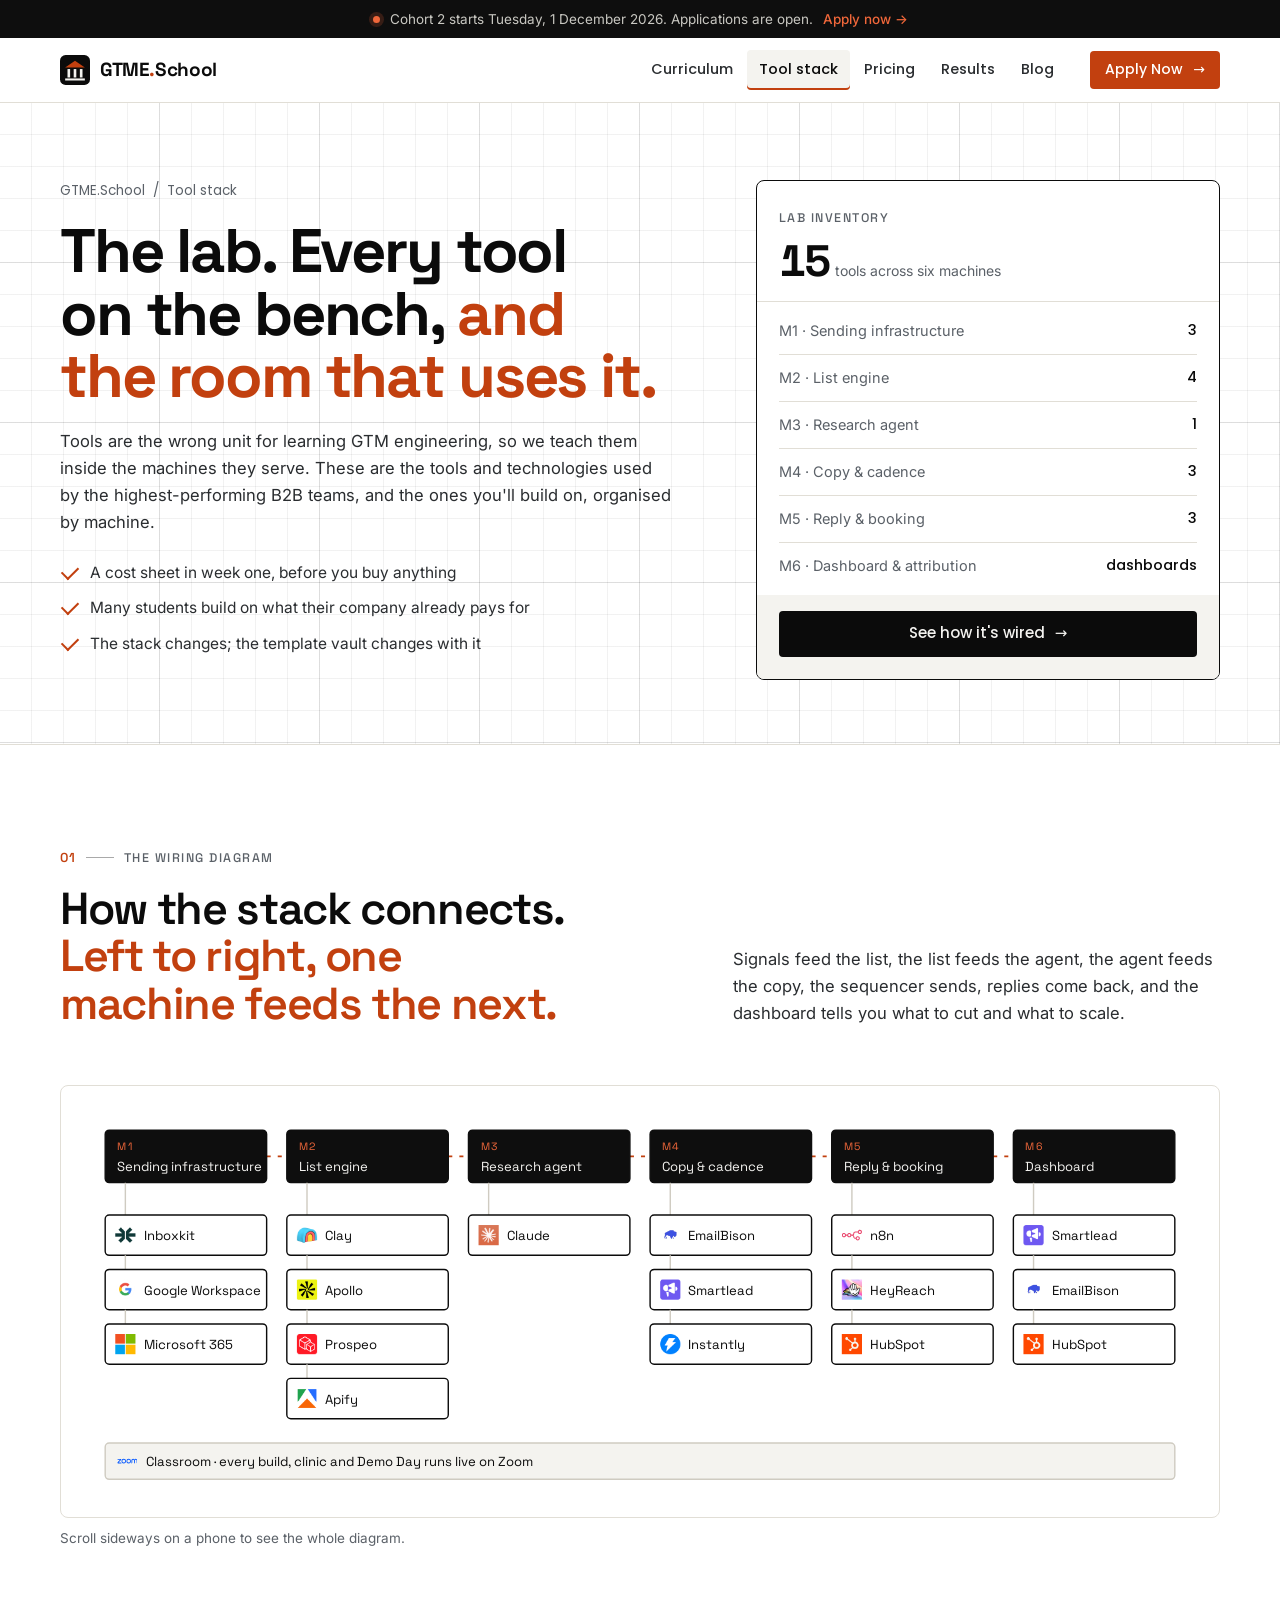
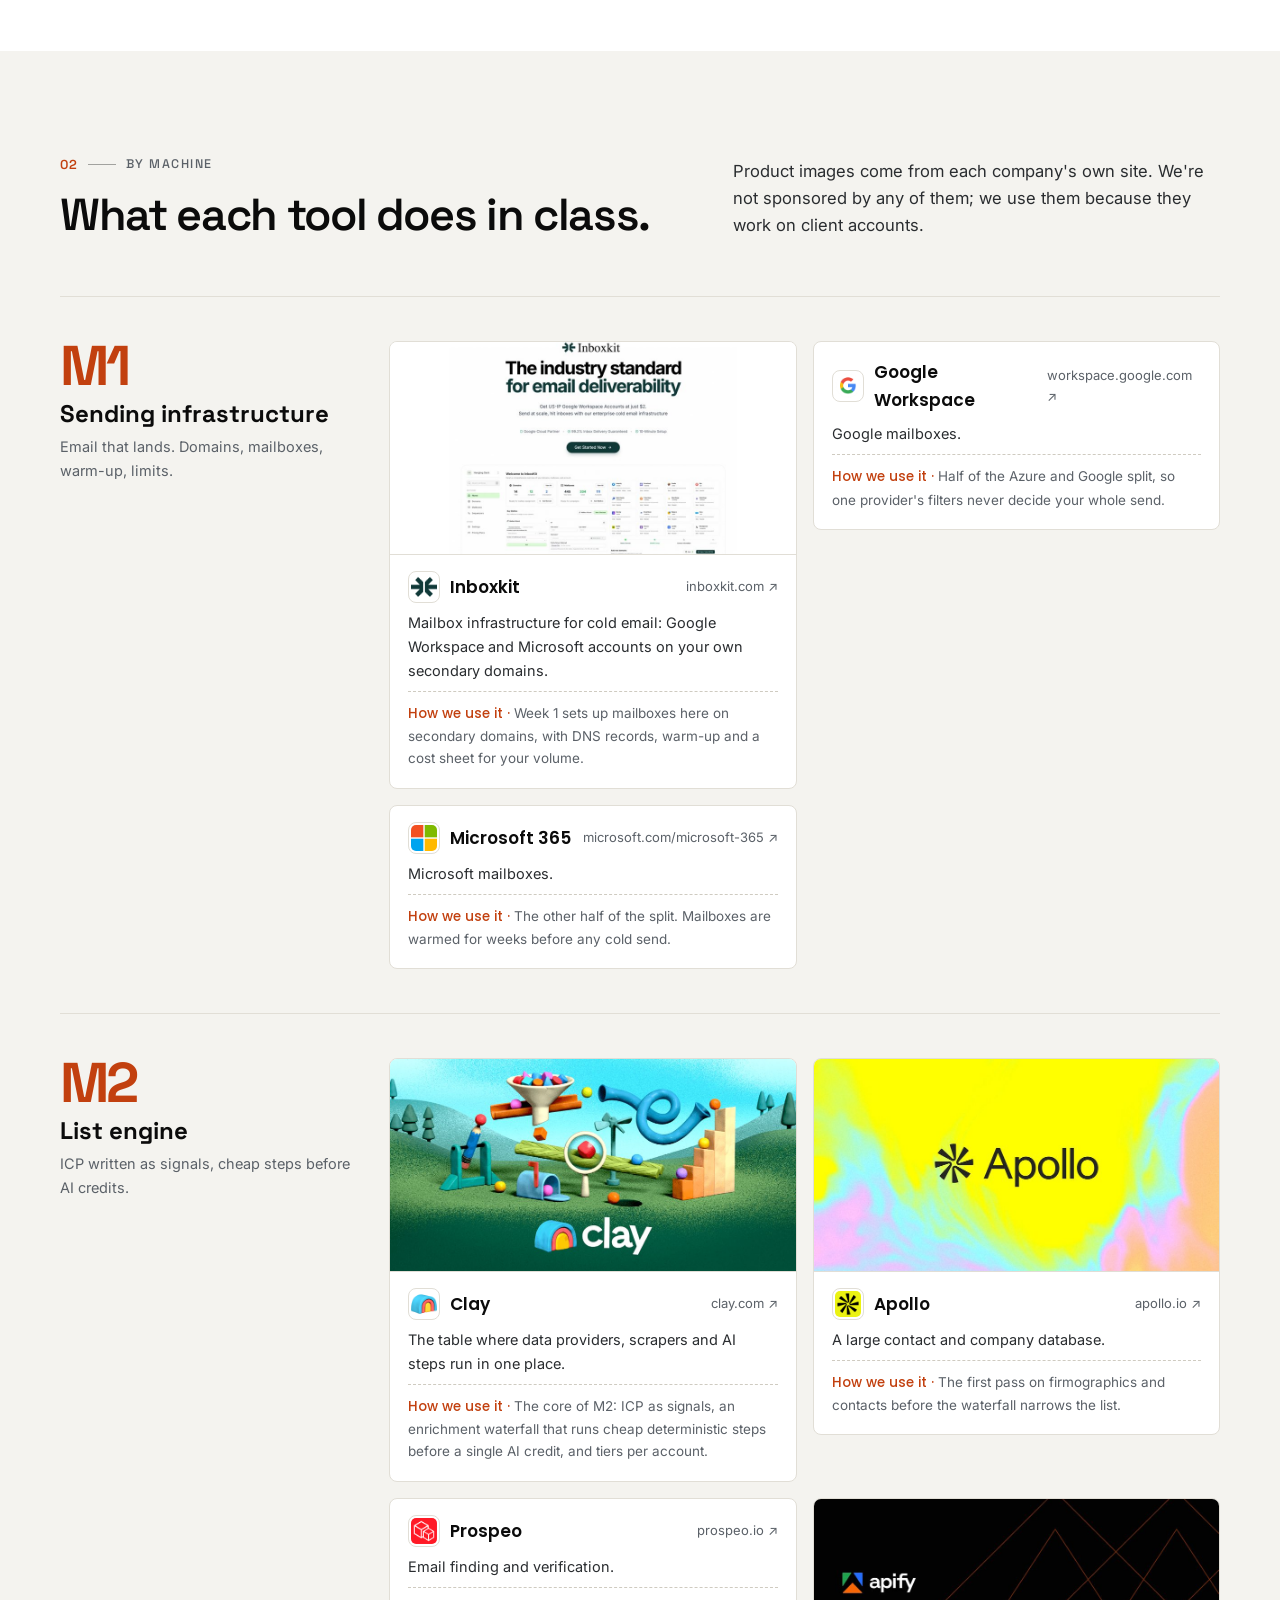
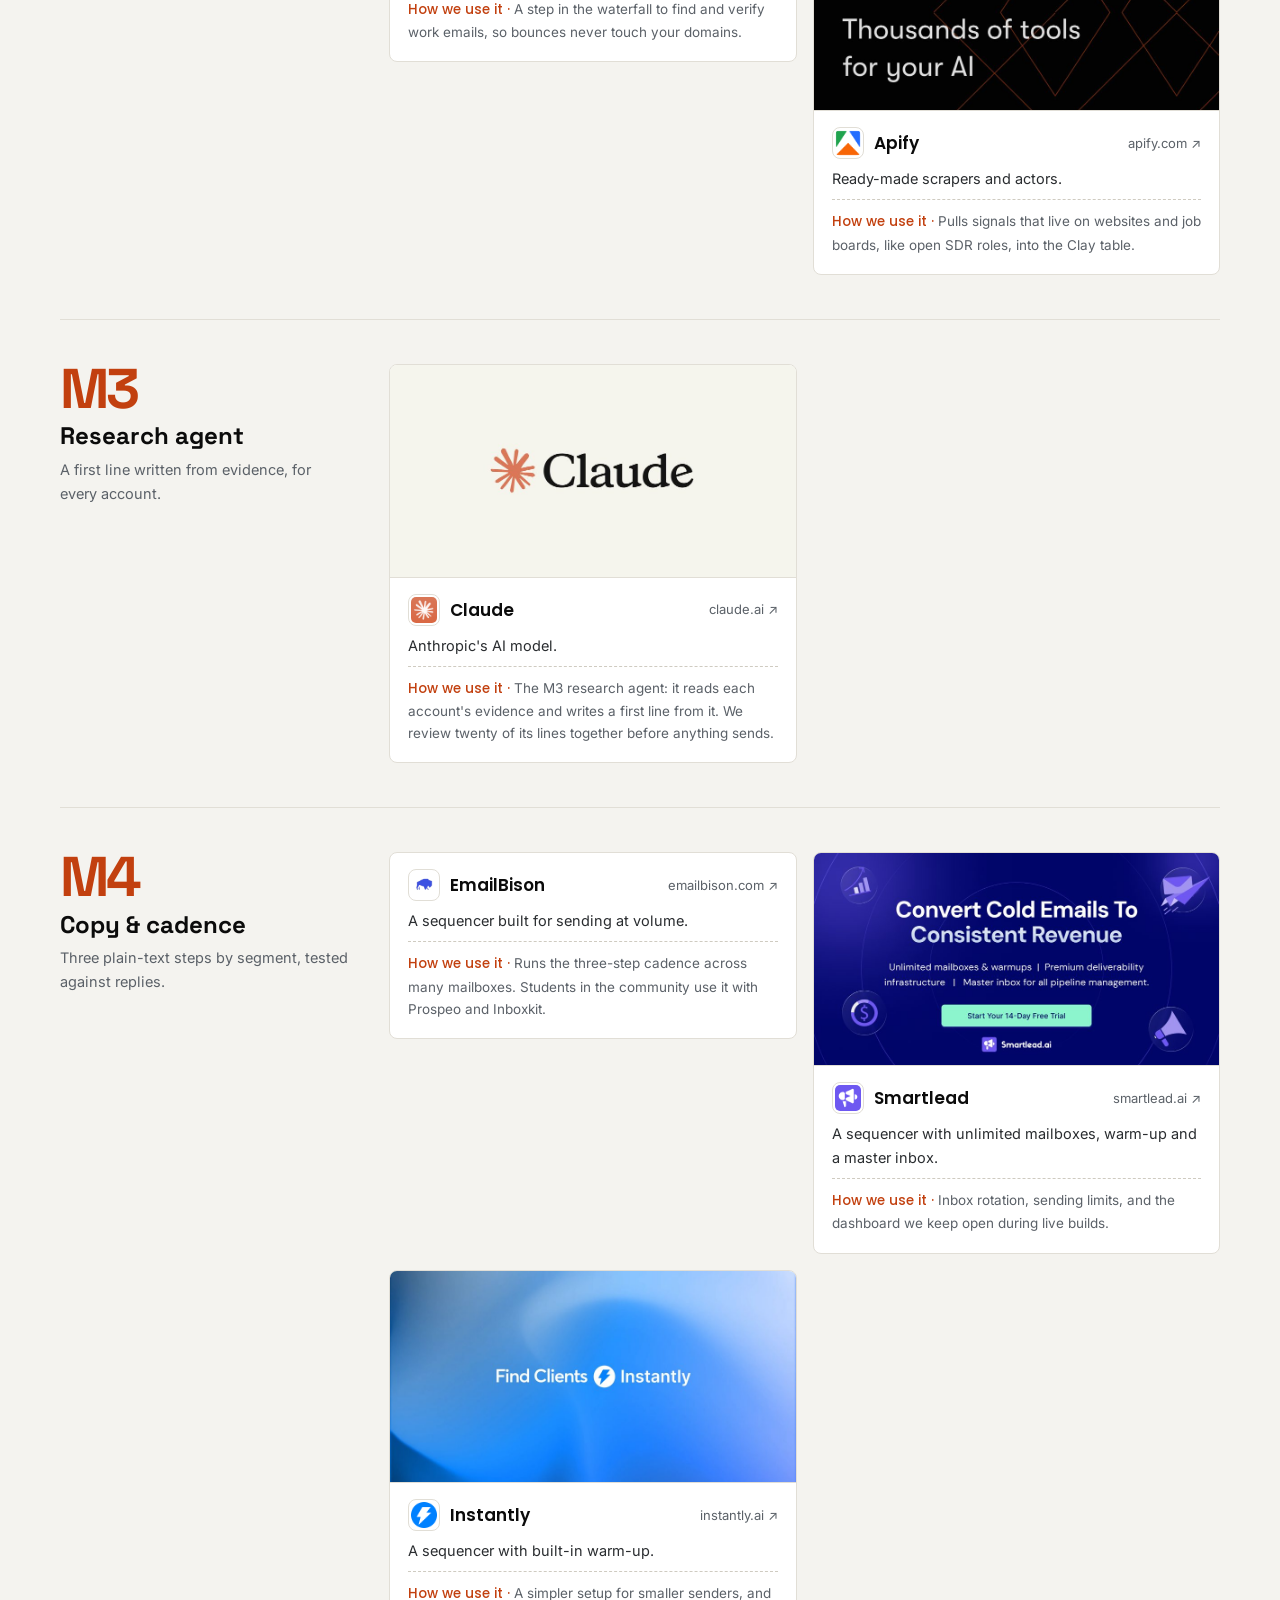
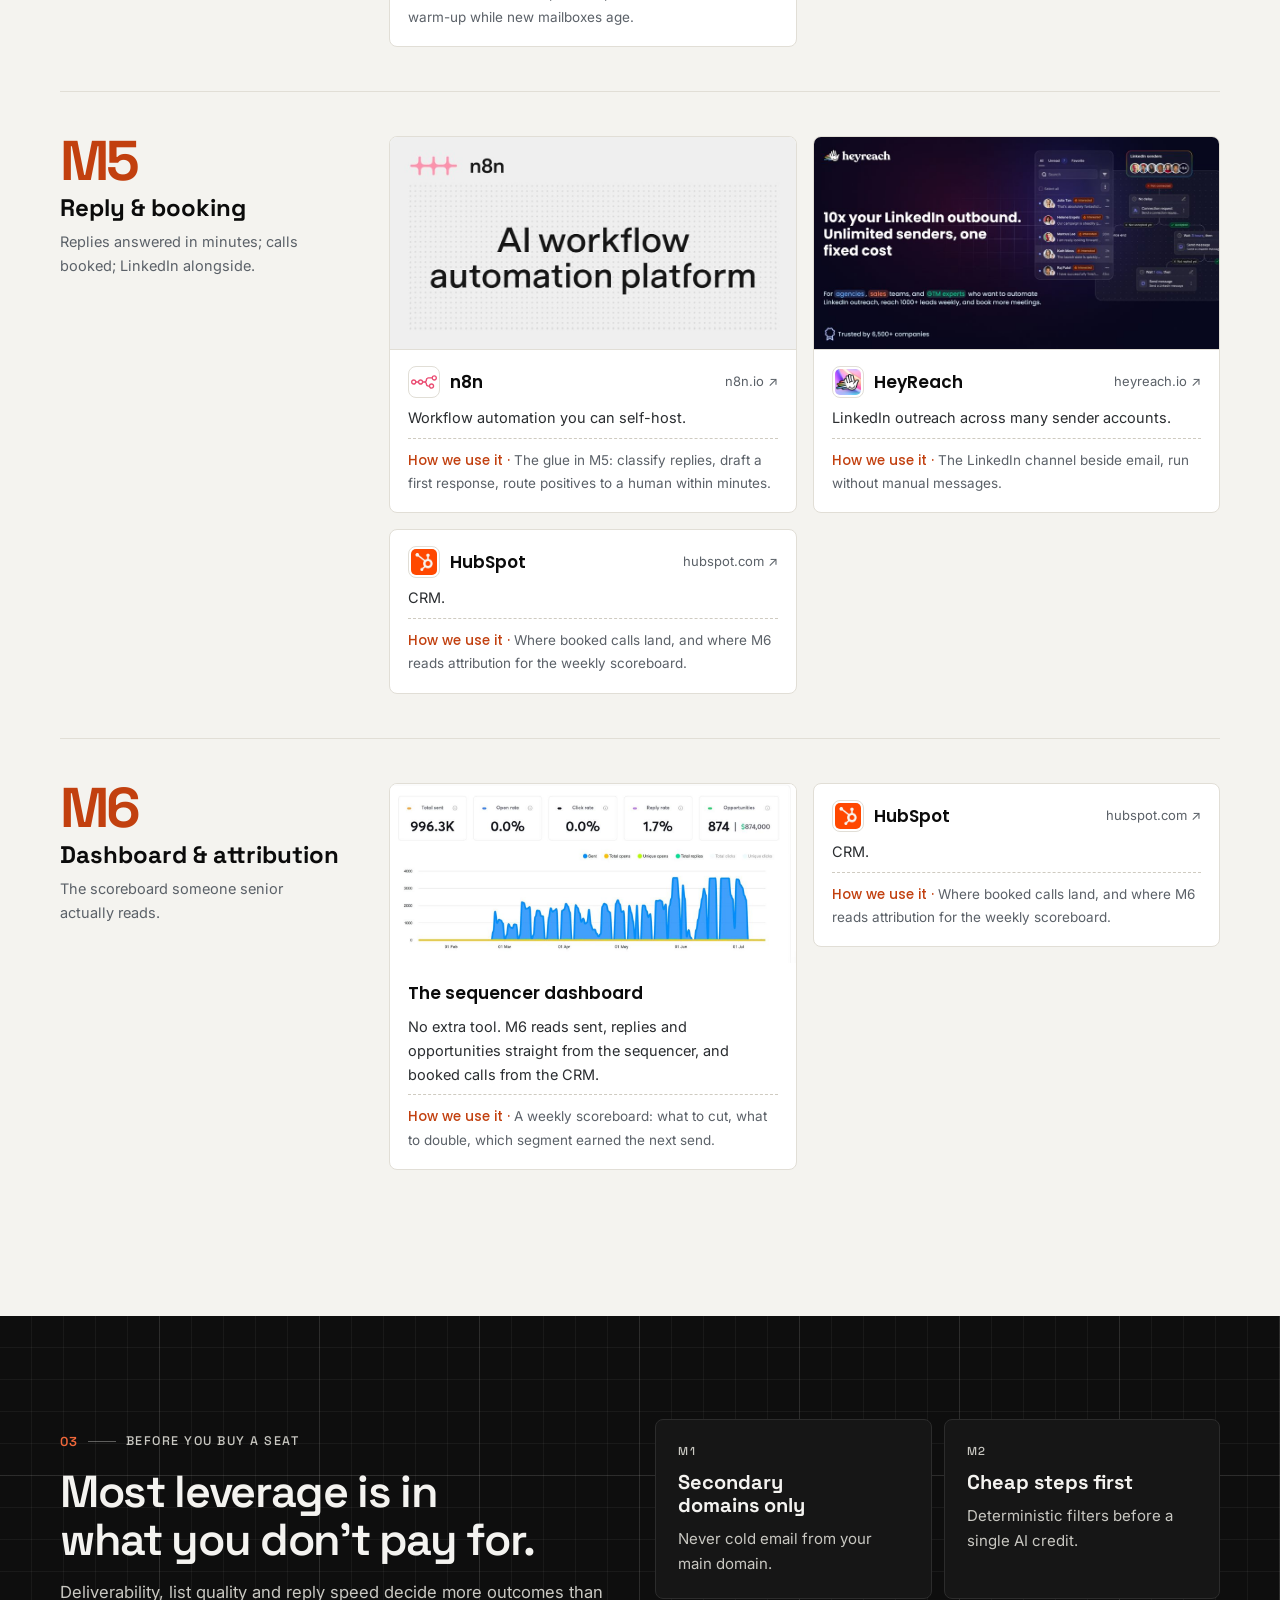
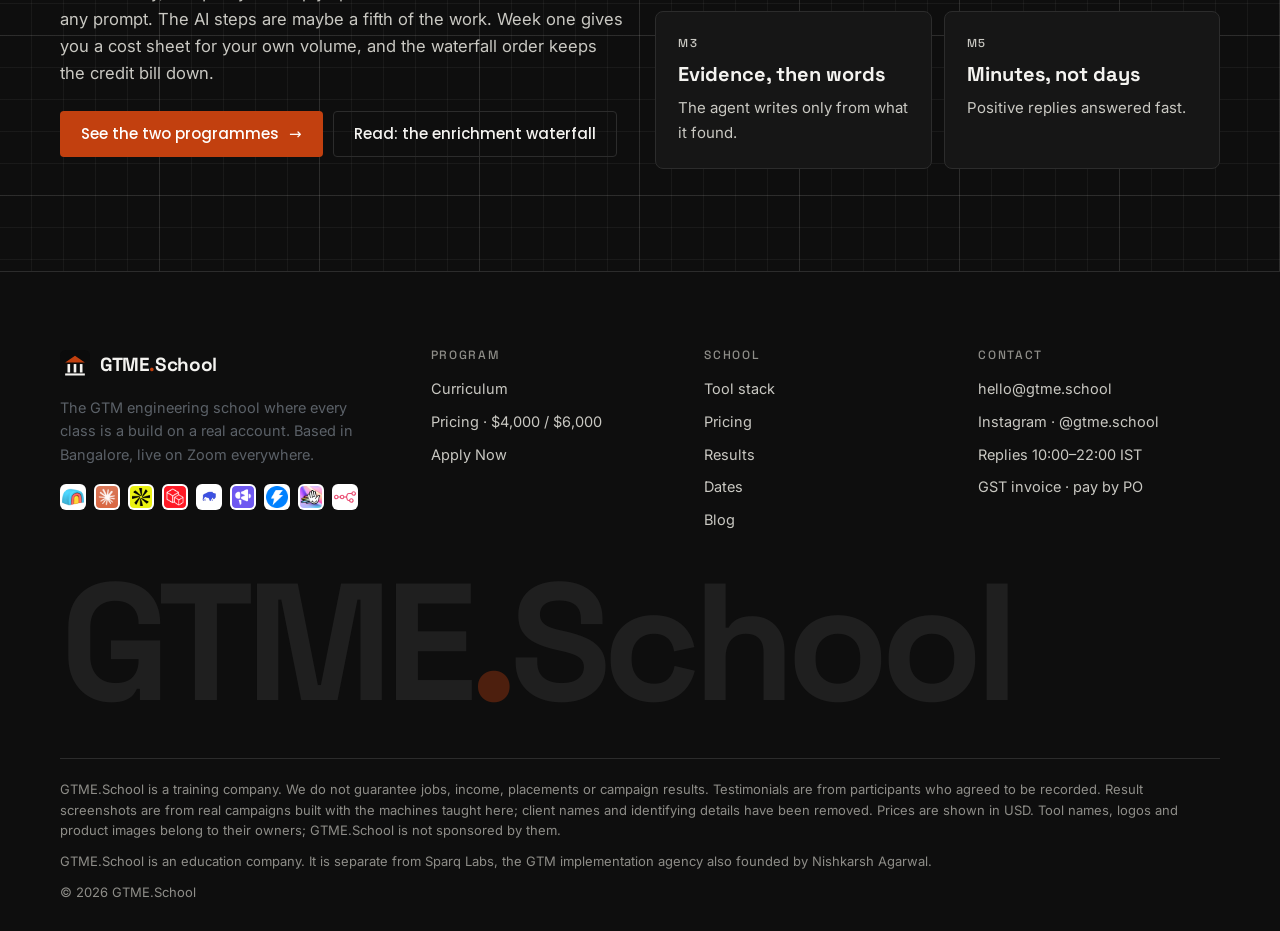
<file: tools.html>
<!doctype html><html lang="en"><head><meta charset="utf-8"><meta name="viewport" content="width=device-width,initial-scale=1,viewport-fit=cover"><title>Tool Stack · GTME.School</title><meta name="claude:viewport-fit-sides" content="cover"><meta name="description" content="The GTM engineering tool stack taught at GTME.School, organised by the six machines."><link rel="icon" href="favicon.svg"><link rel="preconnect" href="https://fonts.googleapis.com"><link rel="preconnect" href="https://fonts.gstatic.com" crossorigin><link rel="stylesheet" href="https://fonts.googleapis.com/css2?family=Inter:wght@400;500;600&family=Poppins:wght@400;500;600&family=Space+Grotesk:wght@400;500;600;700&display=swap"><link rel="stylesheet" href="assets/site.css"></head><body><div class="bell"><div class="wrap"><span class="dot" aria-hidden="true"></span><span>Cohort 2 starts Tuesday, 1 December 2026. Applications are open.</span><a href="pricing.html#apply">Apply now →</a></div></div>
<header class="hdr"><div class="wrap"><a class="brand " href="index.html" aria-label="GTME.School home"><svg viewBox="0 0 32 32" aria-hidden="true"><rect width="32" height="32" rx="6" fill="#0B0B0B"/><path d="M5.5 13.2 16 6l10.5 7.2z" fill="#C2400F"/><rect x="8" y="15" width="2.8" height="9" fill="#F4F3F0"/><rect x="14.6" y="15" width="2.8" height="9" fill="#F4F3F0"/><rect x="21.2" y="15" width="2.8" height="9" fill="#F4F3F0"/><rect x="5.5" y="25" width="21" height="2.2" fill="#F4F3F0"/></svg><span>GTME<span class="dotsch">.</span>School</span></a>
<nav class="nav" aria-label="Main">
<a href="index.html#plan">Curriculum</a><a href="tools.html" aria-current="page">Tool stack</a><a href="pricing.html">Pricing</a><a href="index.html#results">Results</a><a href="blog.html">Blog</a></nav>
<div class="cta"><a class="btn btn-ember btn-sm" href="pricing.html#apply">Apply Now <span class="arr" aria-hidden="true">→</span></a></div>
<button class="burger" type="button" aria-label="Open menu" aria-expanded="false" aria-controls="mnav"><span></span></button>
</div></header>
<div class="mnav" id="mnav" hidden><div class="top"><a class="brand " href="index.html" aria-label="GTME.School home"><svg viewBox="0 0 32 32" aria-hidden="true"><rect width="32" height="32" rx="6" fill="#0B0B0B"/><path d="M5.5 13.2 16 6l10.5 7.2z" fill="#C2400F"/><rect x="8" y="15" width="2.8" height="9" fill="#F4F3F0"/><rect x="14.6" y="15" width="2.8" height="9" fill="#F4F3F0"/><rect x="21.2" y="15" width="2.8" height="9" fill="#F4F3F0"/><rect x="5.5" y="25" width="21" height="2.2" fill="#F4F3F0"/></svg><span>GTME<span class="dotsch">.</span>School</span></a><button class="close" type="button" aria-label="Close menu">×</button></div>
<a class="l" href="index.html">Home</a><a class="l" href="index.html#plan">Curriculum</a><a class="l" href="tools.html">Tool stack</a><a class="l" href="pricing.html">Pricing <span>$4,000 · $6,000</span></a><a class="l" href="index.html#results">Results</a><a class="l" href="blog.html">Blog</a>
<a class="btn btn-ember" href="pricing.html#apply">Apply Now <span class="arr" aria-hidden="true">→</span></a></div><main id="top"><section class="phero blueprint"><div class="wrap phero-grid"><div class="rv"><div class="crumb"><a href="index.html">GTME.School</a><span>/</span><span>Tool stack</span></div>
<h1 class="h1" style="font-size:clamp(38px,4.8vw,66px)">The lab. Every tool on the bench, <span class="em">and the room that uses it.</span></h1>
<p class="lede" style="margin-top:20px">Tools are the wrong unit for learning GTM engineering, so we teach them inside the machines they serve. These are the tools and technologies used by the highest-performing B2B teams, and the ones you'll build on, organised by machine.</p>
<ul class="ticks"><li>A cost sheet in week one, before you buy anything</li><li>Many students build on what their company already pays for</li><li>The stack changes; the template vault changes with it</li></ul></div>
<div class="rv d1"><div class="pcard"><div class="ph"><span class="label">Lab inventory</span><div class="amt tnum">15<small>tools across six machines</small></div></div><dl><div><dt>M1 · Sending infrastructure</dt><dd>3</dd></div><div><dt>M2 · List engine</dt><dd>4</dd></div><div><dt>M3 · Research agent</dt><dd>1</dd></div><div><dt>M4 · Copy & cadence</dt><dd>3</dd></div><div><dt>M5 · Reply & booking</dt><dd>3</dd></div><div><dt>M6 · Dashboard & attribution</dt><dd>dashboards</dd></div></dl><div class="pf"><a class="btn btn-ink" href="#wiring">See how it's wired <span class="arr">→</span></a></div></div></div></div></section>
<section class="sec" id="wiring"><div class="wrap"><div class="sec-head"><div><div class="kick"><span class="no">01</span><span class="rule"></span><span class="label">The wiring diagram</span></div><h2 class="h2">How the stack connects.<span class="line2">Left to right, one machine feeds the next.</span></h2></div><p class="lede">Signals feed the list, the list feeds the agent, the agent feeds the copy, the sequencer sends, replies come back, and the dashboard tells you what to cut and what to scale.</p></div><div class="wiring rv"><svg viewBox="0 0 1100 380" role="img" aria-label="How the GTME.School tool stack connects across the six machines, from sending infrastructure to the dashboard."><path class="ln flow" d="M180 46 H200"/><g class="nd m"><rect x="20" y="20" width="160" height="52" rx="4"/><text class="k" x="32" y="40">M1</text><text x="32" y="60">Sending infrastructure</text></g><path d="M40 72 V104" stroke="var(--line-2)" stroke-width="1.4" fill="none"/><g class="nd"><rect x="20" y="104" width="160" height="40" rx="4"/><image href="assets/logos/inboxkit.png" x="30" y="114" width="20" height="20"/><text x="58" y="129">Inboxkit</text></g><path d="M40 144 V158" stroke="var(--line-2)" stroke-width="1.4" fill="none"/><g class="nd"><rect x="20" y="158" width="160" height="40" rx="4"/><image href="assets/logos/google.png" x="30" y="168" width="20" height="20"/><text x="58" y="183">Google Workspace</text></g><path d="M40 198 V212" stroke="var(--line-2)" stroke-width="1.4" fill="none"/><g class="nd"><rect x="20" y="212" width="160" height="40" rx="4"/><image href="assets/logos/microsoft.png" x="30" y="222" width="20" height="20"/><text x="58" y="237">Microsoft 365</text></g><path class="ln flow" d="M360 46 H380"/><g class="nd m"><rect x="200" y="20" width="160" height="52" rx="4"/><text class="k" x="212" y="40">M2</text><text x="212" y="60">List engine</text></g><path d="M220 72 V104" stroke="var(--line-2)" stroke-width="1.4" fill="none"/><g class="nd"><rect x="200" y="104" width="160" height="40" rx="4"/><image href="assets/logos/clay.png" x="210" y="114" width="20" height="20"/><text x="238" y="129">Clay</text></g><path d="M220 144 V158" stroke="var(--line-2)" stroke-width="1.4" fill="none"/><g class="nd"><rect x="200" y="158" width="160" height="40" rx="4"/><image href="assets/logos/apollo.png" x="210" y="168" width="20" height="20"/><text x="238" y="183">Apollo</text></g><path d="M220 198 V212" stroke="var(--line-2)" stroke-width="1.4" fill="none"/><g class="nd"><rect x="200" y="212" width="160" height="40" rx="4"/><image href="assets/logos/prospeo.png" x="210" y="222" width="20" height="20"/><text x="238" y="237">Prospeo</text></g><path d="M220 252 V266" stroke="var(--line-2)" stroke-width="1.4" fill="none"/><g class="nd"><rect x="200" y="266" width="160" height="40" rx="4"/><image href="assets/logos/apify.png" x="210" y="276" width="20" height="20"/><text x="238" y="291">Apify</text></g><path class="ln flow" d="M540 46 H560"/><g class="nd m"><rect x="380" y="20" width="160" height="52" rx="4"/><text class="k" x="392" y="40">M3</text><text x="392" y="60">Research agent</text></g><path d="M400 72 V104" stroke="var(--line-2)" stroke-width="1.4" fill="none"/><g class="nd"><rect x="380" y="104" width="160" height="40" rx="4"/><image href="assets/logos/claude.png" x="390" y="114" width="20" height="20"/><text x="418" y="129">Claude</text></g><path class="ln flow" d="M720 46 H740"/><g class="nd m"><rect x="560" y="20" width="160" height="52" rx="4"/><text class="k" x="572" y="40">M4</text><text x="572" y="60">Copy & cadence</text></g><path d="M580 72 V104" stroke="var(--line-2)" stroke-width="1.4" fill="none"/><g class="nd"><rect x="560" y="104" width="160" height="40" rx="4"/><image href="assets/logos/emailbison.png" x="570" y="114" width="20" height="20"/><text x="598" y="129">EmailBison</text></g><path d="M580 144 V158" stroke="var(--line-2)" stroke-width="1.4" fill="none"/><g class="nd"><rect x="560" y="158" width="160" height="40" rx="4"/><image href="assets/logos/smartlead.png" x="570" y="168" width="20" height="20"/><text x="598" y="183">Smartlead</text></g><path d="M580 198 V212" stroke="var(--line-2)" stroke-width="1.4" fill="none"/><g class="nd"><rect x="560" y="212" width="160" height="40" rx="4"/><image href="assets/logos/instantly.png" x="570" y="222" width="20" height="20"/><text x="598" y="237">Instantly</text></g><path class="ln flow" d="M900 46 H920"/><g class="nd m"><rect x="740" y="20" width="160" height="52" rx="4"/><text class="k" x="752" y="40">M5</text><text x="752" y="60">Reply & booking</text></g><path d="M760 72 V104" stroke="var(--line-2)" stroke-width="1.4" fill="none"/><g class="nd"><rect x="740" y="104" width="160" height="40" rx="4"/><image href="assets/logos/n8n.svg" x="750" y="114" width="20" height="20"/><text x="778" y="129">n8n</text></g><path d="M760 144 V158" stroke="var(--line-2)" stroke-width="1.4" fill="none"/><g class="nd"><rect x="740" y="158" width="160" height="40" rx="4"/><image href="assets/logos/heyreach.png" x="750" y="168" width="20" height="20"/><text x="778" y="183">HeyReach</text></g><path d="M760 198 V212" stroke="var(--line-2)" stroke-width="1.4" fill="none"/><g class="nd"><rect x="740" y="212" width="160" height="40" rx="4"/><image href="assets/logos/hubspot.png" x="750" y="222" width="20" height="20"/><text x="778" y="237">HubSpot</text></g><g class="nd m"><rect x="920" y="20" width="160" height="52" rx="4"/><text class="k" x="932" y="40">M6</text><text x="932" y="60">Dashboard</text></g><path d="M940 72 V104" stroke="var(--line-2)" stroke-width="1.4" fill="none"/><g class="nd"><rect x="920" y="104" width="160" height="40" rx="4"/><image href="assets/logos/smartlead.png" x="930" y="114" width="20" height="20"/><text x="958" y="129">Smartlead</text></g><path d="M940 144 V158" stroke="var(--line-2)" stroke-width="1.4" fill="none"/><g class="nd"><rect x="920" y="158" width="160" height="40" rx="4"/><image href="assets/logos/emailbison.png" x="930" y="168" width="20" height="20"/><text x="958" y="183">EmailBison</text></g><path d="M940 198 V212" stroke="var(--line-2)" stroke-width="1.4" fill="none"/><g class="nd"><rect x="920" y="212" width="160" height="40" rx="4"/><image href="assets/logos/hubspot.png" x="930" y="222" width="20" height="20"/><text x="958" y="237">HubSpot</text></g><g class="nd"><rect x="20" y="330" width="1060" height="36" rx="4" style="fill:var(--stone);stroke:var(--line-2)"/><image href="assets/logos/zoom.svg" x="32" y="338" width="20" height="20"/><text x="60" y="353">Classroom · every build, clinic and Demo Day runs live on Zoom</text></g></svg></div><p class="note" style="margin-top:10px">Scroll sideways on a phone to see the whole diagram.</p></div></section>
<section class="sec stone"><div class="wrap"><div class="sec-head"><div><div class="kick"><span class="no">02</span><span class="rule"></span><span class="label">By machine</span></div><h2 class="h2">What each tool does in class.</h2></div><p class="lede">Product images come from each company's own site. We're not sponsored by any of them; we use them because they work on client accounts.</p></div><div class="machine" id="m1"><div class="mh"><span class="mno">M1</span><h3>Sending infrastructure</h3><p>Email that lands. Domains, mailboxes, warm-up, limits.</p></div><div class="tcards"><article class="tcard rv"><div class="og"><img src="assets/tools/inboxkit.jpg" alt="Inboxkit product image" loading="lazy" decoding="async"></div><div class="tb"><div class="tn"><img src="assets/logos/inboxkit.png" alt="" class="" loading="lazy" decoding="async" width="28" height="28"><b>Inboxkit</b><a href="https://www.inboxkit.com" target="_blank" rel="noopener">inboxkit.com ↗</a></div><p>Mailbox infrastructure for cold email: Google Workspace and Microsoft accounts on your own secondary domains.</p><p class="we"><b>How we use it · </b>Week 1 sets up mailboxes here on secondary domains, with DNS records, warm-up and a cost sheet for your volume.</p></div></article><article class="tcard rv"><div class="tb"><div class="tn"><img src="assets/logos/google.png" alt="" class="" loading="lazy" decoding="async" width="28" height="28"><b>Google Workspace</b><a href="https://workspace.google.com" target="_blank" rel="noopener">workspace.google.com ↗</a></div><p>Google mailboxes.</p><p class="we"><b>How we use it · </b>Half of the Azure and Google split, so one provider's filters never decide your whole send.</p></div></article><article class="tcard rv"><div class="tb"><div class="tn"><img src="assets/logos/microsoft.png" alt="" class="" loading="lazy" decoding="async" width="28" height="28"><b>Microsoft 365</b><a href="https://www.microsoft.com/microsoft-365" target="_blank" rel="noopener">microsoft.com/microsoft-365 ↗</a></div><p>Microsoft mailboxes.</p><p class="we"><b>How we use it · </b>The other half of the split. Mailboxes are warmed for weeks before any cold send.</p></div></article></div></div><div class="machine" id="m2"><div class="mh"><span class="mno">M2</span><h3>List engine</h3><p>ICP written as signals, cheap steps before AI credits.</p></div><div class="tcards"><article class="tcard rv"><div class="og"><img src="assets/tools/clay.jpg" alt="Clay product image" loading="lazy" decoding="async"></div><div class="tb"><div class="tn"><img src="assets/logos/clay.png" alt="" class="" loading="lazy" decoding="async" width="28" height="28"><b>Clay</b><a href="https://www.clay.com" target="_blank" rel="noopener">clay.com ↗</a></div><p>The table where data providers, scrapers and AI steps run in one place.</p><p class="we"><b>How we use it · </b>The core of M2: ICP as signals, an enrichment waterfall that runs cheap deterministic steps before a single AI credit, and tiers per account.</p></div></article><article class="tcard rv"><div class="og"><img src="assets/tools/apollo.jpg" alt="Apollo product image" loading="lazy" decoding="async"></div><div class="tb"><div class="tn"><img src="assets/logos/apollo.png" alt="" class="" loading="lazy" decoding="async" width="28" height="28"><b>Apollo</b><a href="https://www.apollo.io" target="_blank" rel="noopener">apollo.io ↗</a></div><p>A large contact and company database.</p><p class="we"><b>How we use it · </b>The first pass on firmographics and contacts before the waterfall narrows the list.</p></div></article><article class="tcard rv"><div class="tb"><div class="tn"><img src="assets/logos/prospeo.png" alt="" class="" loading="lazy" decoding="async" width="28" height="28"><b>Prospeo</b><a href="https://prospeo.io" target="_blank" rel="noopener">prospeo.io ↗</a></div><p>Email finding and verification.</p><p class="we"><b>How we use it · </b>A step in the waterfall to find and verify work emails, so bounces never touch your domains.</p></div></article><article class="tcard rv"><div class="og"><img src="assets/tools/apify.jpg" alt="Apify product image" loading="lazy" decoding="async"></div><div class="tb"><div class="tn"><img src="assets/logos/apify.png" alt="" class="" loading="lazy" decoding="async" width="28" height="28"><b>Apify</b><a href="https://apify.com" target="_blank" rel="noopener">apify.com ↗</a></div><p>Ready-made scrapers and actors.</p><p class="we"><b>How we use it · </b>Pulls signals that live on websites and job boards, like open SDR roles, into the Clay table.</p></div></article></div></div><div class="machine" id="m3"><div class="mh"><span class="mno">M3</span><h3>Research agent</h3><p>A first line written from evidence, for every account.</p></div><div class="tcards"><article class="tcard rv"><div class="og"><img src="assets/tools/claude.jpg" alt="Claude product image" loading="lazy" decoding="async"></div><div class="tb"><div class="tn"><img src="assets/logos/claude.png" alt="" class="" loading="lazy" decoding="async" width="28" height="28"><b>Claude</b><a href="https://claude.ai" target="_blank" rel="noopener">claude.ai ↗</a></div><p>Anthropic's AI model.</p><p class="we"><b>How we use it · </b>The M3 research agent: it reads each account's evidence and writes a first line from it. We review twenty of its lines together before anything sends.</p></div></article></div></div><div class="machine" id="m4"><div class="mh"><span class="mno">M4</span><h3>Copy & cadence</h3><p>Three plain-text steps by segment, tested against replies.</p></div><div class="tcards"><article class="tcard rv"><div class="tb"><div class="tn"><img src="assets/logos/emailbison.png" alt="" class="" loading="lazy" decoding="async" width="28" height="28"><b>EmailBison</b><a href="https://emailbison.com" target="_blank" rel="noopener">emailbison.com ↗</a></div><p>A sequencer built for sending at volume.</p><p class="we"><b>How we use it · </b>Runs the three-step cadence across many mailboxes. Students in the community use it with Prospeo and Inboxkit.</p></div></article><article class="tcard rv"><div class="og"><img src="assets/tools/smartlead.jpg" alt="Smartlead product image" loading="lazy" decoding="async"></div><div class="tb"><div class="tn"><img src="assets/logos/smartlead.png" alt="" class="" loading="lazy" decoding="async" width="28" height="28"><b>Smartlead</b><a href="https://www.smartlead.ai" target="_blank" rel="noopener">smartlead.ai ↗</a></div><p>A sequencer with unlimited mailboxes, warm-up and a master inbox.</p><p class="we"><b>How we use it · </b>Inbox rotation, sending limits, and the dashboard we keep open during live builds.</p></div></article><article class="tcard rv"><div class="og"><img src="assets/tools/instantly.jpg" alt="Instantly product image" loading="lazy" decoding="async"></div><div class="tb"><div class="tn"><img src="assets/logos/instantly.png" alt="" class="" loading="lazy" decoding="async" width="28" height="28"><b>Instantly</b><a href="https://instantly.ai" target="_blank" rel="noopener">instantly.ai ↗</a></div><p>A sequencer with built-in warm-up.</p><p class="we"><b>How we use it · </b>A simpler setup for smaller senders, and warm-up while new mailboxes age.</p></div></article></div></div><div class="machine" id="m5"><div class="mh"><span class="mno">M5</span><h3>Reply & booking</h3><p>Replies answered in minutes; calls booked; LinkedIn alongside.</p></div><div class="tcards"><article class="tcard rv"><div class="og"><img src="assets/tools/n8n.jpg" alt="n8n product image" loading="lazy" decoding="async"></div><div class="tb"><div class="tn"><img src="assets/logos/n8n.svg" alt="" class="" loading="lazy" decoding="async" width="28" height="28"><b>n8n</b><a href="https://n8n.io" target="_blank" rel="noopener">n8n.io ↗</a></div><p>Workflow automation you can self-host.</p><p class="we"><b>How we use it · </b>The glue in M5: classify replies, draft a first response, route positives to a human within minutes.</p></div></article><article class="tcard rv"><div class="og"><img src="assets/tools/heyreach.jpg" alt="HeyReach product image" loading="lazy" decoding="async"></div><div class="tb"><div class="tn"><img src="assets/logos/heyreach.png" alt="" class="" loading="lazy" decoding="async" width="28" height="28"><b>HeyReach</b><a href="https://www.heyreach.io" target="_blank" rel="noopener">heyreach.io ↗</a></div><p>LinkedIn outreach across many sender accounts.</p><p class="we"><b>How we use it · </b>The LinkedIn channel beside email, run without manual messages.</p></div></article><article class="tcard rv"><div class="tb"><div class="tn"><img src="assets/logos/hubspot.png" alt="" class="" loading="lazy" decoding="async" width="28" height="28"><b>HubSpot</b><a href="https://www.hubspot.com" target="_blank" rel="noopener">hubspot.com ↗</a></div><p>CRM.</p><p class="we"><b>How we use it · </b>Where booked calls land, and where M6 reads attribution for the weekly scoreboard.</p></div></article></div></div><div class="machine" id="m6"><div class="mh"><span class="mno">M6</span><h3>Dashboard & attribution</h3><p>The scoreboard someone senior actually reads.</p></div><div class="tcards"><article class="tcard rv"><button class="og shot" type="button" data-zoom="assets/img/sq-dash.jpg" data-cap="A sequencer dashboard: total sent, reply rate and opportunities" style="border:0;padding:0;cursor:zoom-in;width:100%;aspect-ratio:1200/530"><img src="assets/img/sq-dash.jpg" alt="A sequencer dashboard" loading="lazy" decoding="async"></button><div class="tb"><div class="tn"><b>The sequencer dashboard</b></div><p>No extra tool. M6 reads sent, replies and opportunities straight from the sequencer, and booked calls from the CRM.</p><p class="we"><b>How we use it · </b>A weekly scoreboard: what to cut, what to double, which segment earned the next send.</p></div></article><article class="tcard rv"><div class="tb"><div class="tn"><img src="assets/logos/hubspot.png" alt="" class="" loading="lazy" decoding="async" width="28" height="28"><b>HubSpot</b><a href="https://www.hubspot.com" target="_blank" rel="noopener">hubspot.com ↗</a></div><p>CRM.</p><p class="we"><b>How we use it · </b>Where booked calls land, and where M6 reads attribution for the weekly scoreboard.</p></div></article></div></div></div></section>
<section class="sec on-dark blueprint"><div class="wrap g2" style="align-items:center"><div><div class="kick"><span class="no">03</span><span class="rule"></span><span class="label">Before you buy a seat</span></div><h2 class="h2">Most leverage is in what you don't pay for.</h2><p class="lede" style="margin-top:16px">Deliverability, list quality and reply speed decide more outcomes than any prompt. The AI steps are maybe a fifth of the work. Week one gives you a cost sheet for your own volume, and the waterfall order keeps the credit bill down.</p>
<div style="display:flex;gap:10px;flex-wrap:wrap;margin-top:24px"><a class="btn btn-ember" href="pricing.html">See the two programmes <span class="arr">→</span></a><a class="btn btn-line" href="blog-enrichment-waterfall.html">Read: the enrichment waterfall</a></div></div>
<div class="g2" style="gap:12px"><div class="box"><span class="label">M1</span><h3>Secondary domains only</h3><p>Never cold email from your main domain.</p></div><div class="box"><span class="label">M2</span><h3>Cheap steps first</h3><p>Deterministic filters before a single AI credit.</p></div><div class="box"><span class="label">M3</span><h3>Evidence, then words</h3><p>The agent writes only from what it found.</p></div><div class="box"><span class="label">M5</span><h3>Minutes, not days</h3><p>Positive replies answered fast.</p></div></div></div></section></main><footer class="ftr"><div class="wrap">
<div class="top"><div><a class="brand " href="index.html" aria-label="GTME.School home"><svg viewBox="0 0 32 32" aria-hidden="true"><rect width="32" height="32" rx="6" fill="#0B0B0B"/><path d="M5.5 13.2 16 6l10.5 7.2z" fill="#C2400F"/><rect x="8" y="15" width="2.8" height="9" fill="#F4F3F0"/><rect x="14.6" y="15" width="2.8" height="9" fill="#F4F3F0"/><rect x="21.2" y="15" width="2.8" height="9" fill="#F4F3F0"/><rect x="5.5" y="25" width="21" height="2.2" fill="#F4F3F0"/></svg><span>GTME<span class="dotsch">.</span>School</span></a><p class="small" style="margin-top:16px;max-width:36ch">The GTM engineering school where every class is a build on a real account. Based in Bangalore, live on Zoom everywhere.</p><div class="tools"><img src="assets/logos/clay.png" alt="Clay" class="" loading="lazy" decoding="async" width="28" height="28"><img src="assets/logos/claude.png" alt="Claude" class="" loading="lazy" decoding="async" width="28" height="28"><img src="assets/logos/apollo.png" alt="Apollo" class="" loading="lazy" decoding="async" width="28" height="28"><img src="assets/logos/prospeo.png" alt="Prospeo" class="" loading="lazy" decoding="async" width="28" height="28"><img src="assets/logos/emailbison.png" alt="EmailBison" class="" loading="lazy" decoding="async" width="28" height="28"><img src="assets/logos/smartlead.png" alt="Smartlead" class="" loading="lazy" decoding="async" width="28" height="28"><img src="assets/logos/instantly.png" alt="Instantly" class="" loading="lazy" decoding="async" width="28" height="28"><img src="assets/logos/heyreach.png" alt="HeyReach" class="" loading="lazy" decoding="async" width="28" height="28"><img src="assets/logos/n8n.svg" alt="n8n" class="" loading="lazy" decoding="async" width="28" height="28"></div></div>
<div><h4>Program</h4><ul><li><a href="index.html#plan">Curriculum</a></li><li><a href="pricing.html">Pricing · $4,000 / $6,000</a></li><li><a href="pricing.html#apply">Apply Now</a></li></ul></div>
<div><h4>School</h4><ul><li><a href="tools.html">Tool stack</a></li><li><a href="pricing.html">Pricing</a></li><li><a href="index.html#results">Results</a></li><li><a href="index.html#dates">Dates</a></li><li><a href="blog.html">Blog</a></li></ul></div>
<div><h4>Contact</h4><ul><li><span style="user-select:all">hello@gtme.school</span></li><li><a href="https://www.instagram.com/gtme.school/" target="_blank" rel="noopener">Instagram · @gtme.school</a></li><li>Replies 10:00–22:00 IST</li><li>GST invoice · pay by PO</li></ul></div></div>
<div class="bigword" aria-hidden="true">GTME<span>.</span>School</div>
<div class="legal"><p>GTME.School is a training company. We do not guarantee jobs, income, placements or campaign results. Testimonials are from participants who agreed to be recorded. Result screenshots are from real campaigns built with the machines taught here; client names and identifying details have been removed. Prices are shown in USD. Tool names, logos and product images belong to their owners; GTME.School is not sponsored by them.</p><p>GTME.School is an education company. It is separate from Sparq Labs, the GTM implementation agency also founded by Nishkarsh Agarwal.</p><p>© 2026 GTME.School</p></div>
</div></footer><script src="assets/site.js"></script></body></html>
</file>
<file: assets/site.css>
/* GTME.School — v3 "the school building"
   Layout concept: the site is drawn as a school building on blueprint paper:
   a corridor floor plan, a pillared facade, a chalkboard, a seating plan, lockers and a notice board.
   Headings: Space Grotesk · Sub-headings & labels: Poppins · Body: Inter
   Palette: GTME.School ink / stone / night + ember accent (single deliberate light look with night bands). */
:root{
  --paper:#FFFFFF; --stone:#F4F3EF; --stone-2:#ECEAE4; --line:#E1DED6; --line-2:#CFCBC1;
  --ink:#0B0B0B; --ink-2:#2A2D30; --grey:#5B6168; --ash:#8E8D88;
  --night:#0E0E0E; --night-2:#161616; --night-3:#1F1F1F; --night-line:#2C2C2C; --bone:#F4F3F0; --bone-2:#C9C8C2;
  --ember:#C2400F; --ember-2:#A8360C; --flame:#F0673A; --peach:#FBEDE6; --moss:#1E7A46; --moss-2:#22B573;
  --chalk:rgba(244,243,240,.86); --chalk-dim:rgba(244,243,240,.38);
  --grid:rgba(11,11,11,.055); --grid-major:rgba(11,11,11,.085); --grid-d:rgba(244,243,240,.05); --grid-d-major:rgba(244,243,240,.085);
  --grad:linear-gradient(135deg,#F0673A 0%,#C2400F 100%);
  --h:'Space Grotesk',ui-sans-serif,system-ui,sans-serif;
  --sub:'Poppins',ui-sans-serif,system-ui,sans-serif;
  --body:'Inter',ui-sans-serif,system-ui,-apple-system,'Segoe UI',sans-serif;
  --r:4px; --r-md:8px; --r-lg:14px;
  --gutl:max(16px,env(safe-area-inset-left,0px)); --gutr:max(16px,env(safe-area-inset-right,0px));
  --head:64px;
  color-scheme:light;
}
*{box-sizing:border-box}
html{scroll-behavior:smooth;scroll-padding-top:128px;-webkit-text-size-adjust:100%}
html,body{overflow-x:clip}
body{margin:0;background:var(--paper);color:var(--ink);font:16px/1.65 var(--body);-webkit-font-smoothing:antialiased;text-rendering:optimizeLegibility}
body::before{content:"";position:fixed;inset:0 0 auto;height:env(safe-area-inset-top,0px);z-index:60;background:var(--paper)}
img,video{max-width:100%;display:block}
a{color:inherit}
h1,h2,h3,h4{text-wrap:balance;margin:0;font-family:var(--h)}
p{text-wrap:pretty;margin:0}
ul,ol{margin:0;padding:0}
button{font:inherit;color:inherit}
:focus-visible{outline:2px solid var(--flame);outline-offset:3px;border-radius:2px}
[hidden]{display:none!important}
.sr{position:absolute;width:1px;height:1px;overflow:hidden;clip:rect(0 0 0 0);white-space:nowrap}
.wrap{max-width:1240px;margin:0 auto;padding-left:max(clamp(16px,4vw,40px),env(safe-area-inset-left,0px));padding-right:max(clamp(16px,4vw,40px),env(safe-area-inset-right,0px))}
.wrap.narrow{max-width:860px}

/* ---------- type ---------- */
.h1{font-weight:700;font-size:clamp(40px,5.4vw,74px);line-height:1.02;letter-spacing:-.035em}
.h2{font-weight:600;font-size:clamp(30px,3.5vw,48px);line-height:1.06;letter-spacing:-.03em}
.h3{font-weight:600;font-size:clamp(19px,1.6vw,23px);line-height:1.2;letter-spacing:-.015em}
.h2 .em,.h1 .em{color:var(--ember)}
.on-dark .h2 .em,.on-dark .h1 .em{color:var(--flame)}
.h2 .line2{display:block;color:var(--ember)}
.on-dark .h2 .line2{color:var(--flame)}
.sub{font-family:var(--sub);font-weight:500}
.label{font-family:var(--h);font-weight:500;font-size:12.5px;letter-spacing:.12em;text-transform:uppercase;color:var(--grey)}
.label b{color:var(--ember);font-weight:600}
.on-dark .label{color:var(--bone-2)}
.on-dark .label b{color:var(--flame)}
.lede{font-size:clamp(16.5px,1.3vw,19px);line-height:1.62;color:var(--ink-2);max-width:62ch}
.on-dark .lede{color:var(--bone-2)}
.small{font-size:14.5px;line-height:1.6;color:var(--grey)}
.on-dark .small{color:var(--bone-2)}
.note{font-size:13.5px;color:var(--grey);line-height:1.55}
.on-dark .note{color:var(--ash)}
.tnum{font-variant-numeric:tabular-nums}
.kick{display:flex;align-items:center;gap:10px;margin-bottom:16px}
.kick .no{font-family:var(--h);font-weight:600;font-size:13px;color:var(--ember);letter-spacing:.06em}
.on-dark .kick .no{color:var(--flame)}
.kick .rule{width:28px;height:1px;background:currentColor;opacity:.35}

/* ---------- buttons ---------- */
.btn{display:inline-flex;align-items:center;justify-content:center;gap:10px;min-height:46px;padding:0 20px;border-radius:var(--r);font-family:var(--sub);font-weight:500;font-size:15px;text-decoration:none;border:1px solid transparent;cursor:pointer;transition:background .2s,color .2s,border-color .2s,transform .2s;white-space:nowrap}
.btn .arr{transition:transform .2s}
.btn:hover .arr{transform:translateX(3px)}
.btn-ember{background:var(--ember);color:#fff}
.btn-ember:hover{background:var(--ember-2)}
.btn-ink{background:var(--ink);color:var(--bone)}
.btn-ink:hover{background:var(--ink-2)}
.btn-line{border-color:var(--line-2);color:var(--ink);background:var(--paper)}
.btn-line:hover{border-color:var(--ink)}
.on-dark .btn-line{background:transparent;color:var(--bone);border-color:var(--night-line)}
.on-dark .btn-line:hover{border-color:var(--bone-2)}
.btn-sm{min-height:38px;padding:0 14px;font-size:14px}
.tlink{font-family:var(--sub);font-weight:500;font-size:15px;color:var(--ember);text-decoration:none;display:inline-flex;gap:8px;align-items:center;border-bottom:1px solid transparent}
.tlink:hover{border-bottom-color:currentColor}
.on-dark .tlink{color:var(--flame)}

/* ---------- announcement + header ---------- */
.bell{background:var(--night);color:var(--bone-2);font-size:13.5px}
.bell .wrap{display:flex;gap:10px;align-items:center;justify-content:center;min-height:38px;text-align:center;flex-wrap:wrap;padding-block:6px}
.bell .dot{width:7px;height:7px;border-radius:50%;background:var(--flame);box-shadow:0 0 0 4px rgba(240,103,58,.18);animation:ring 2.4s ease-in-out infinite}
.bell b{color:var(--bone);font-weight:600}
.bell a{color:var(--flame);text-decoration:none;font-weight:500}
@keyframes ring{50%{box-shadow:0 0 0 7px rgba(240,103,58,0)}}
.hdr{position:sticky;top:env(safe-area-inset-top,0px);z-index:50;background:var(--paper);border-bottom:1px solid var(--line)}
.hdr .wrap{display:flex;align-items:center;gap:24px;height:var(--head)}
.brand{display:flex;align-items:center;gap:10px;text-decoration:none;font-family:var(--h);font-weight:700;font-size:19px;letter-spacing:-.02em}
.brand svg{width:30px;height:30px;flex:none}
.brand .dotsch{color:var(--ember)}
.nav{display:flex;gap:2px;margin-left:auto;align-items:center}
.nav>a,.nav .dd>button{font-family:var(--sub);font-size:14.5px;font-weight:500;color:var(--ink-2);text-decoration:none;padding:8px 12px;border-radius:var(--r);background:none;border:0;cursor:pointer;display:flex;align-items:center;gap:6px}
.nav>a:hover,.nav .dd>button:hover,.nav>a[aria-current="page"]{color:var(--ink);background:var(--stone)}
.nav>a[aria-current="page"]{box-shadow:inset 0 -2px 0 var(--ember)}
.dd{position:relative}
.dd .menu{position:absolute;top:calc(100% + 8px);left:-8px;width:340px;background:var(--paper);border:1px solid var(--line);border-radius:var(--r-md);box-shadow:0 24px 48px -24px rgba(11,11,11,.25);padding:8px;display:grid;opacity:0;visibility:hidden;transform:translateY(-4px);transition:.18s}
.dd:hover .menu,.dd:focus-within .menu,.dd.open .menu{opacity:1;visibility:visible;transform:none}
.dd .menu a{display:grid;grid-template-columns:auto 1fr auto;gap:2px 12px;padding:12px;border-radius:var(--r);text-decoration:none;align-items:center}
.dd .menu a:hover{background:var(--stone)}
.dd .menu .rm{grid-row:span 2;font-family:var(--h);font-size:12px;font-weight:600;color:var(--ember);border:1px solid var(--line-2);border-radius:3px;padding:3px 6px;letter-spacing:.04em}
.dd .menu .t{font-family:var(--sub);font-weight:500;font-size:15px}
.dd .menu .p{font-family:var(--h);font-weight:600;font-size:14px;grid-row:span 2}
.dd .menu .d{font-size:13px;color:var(--grey)}
.hdr .cta{display:flex;gap:8px}
.burger{display:none;margin-left:auto;width:44px;height:44px;border:1px solid var(--line);border-radius:var(--r);background:var(--paper);cursor:pointer;align-items:center;justify-content:center}
.burger span{display:block;width:18px;height:2px;background:var(--ink);position:relative}
.burger span::before,.burger span::after{content:"";position:absolute;left:0;width:18px;height:2px;background:var(--ink)}
.burger span::before{top:-6px}.burger span::after{top:6px}
.mnav{position:fixed;inset:0;z-index:70;background:var(--paper);padding:calc(env(safe-area-inset-top,0px) + 16px) var(--gutr) 24px var(--gutl);display:flex;flex-direction:column;gap:6px;overflow:auto}
.mnav .top{display:flex;justify-content:space-between;align-items:center;margin-bottom:16px}
.mnav a.l{font-family:var(--h);font-weight:600;font-size:26px;text-decoration:none;padding:10px 0;border-bottom:1px solid var(--line);display:flex;justify-content:space-between;align-items:baseline;letter-spacing:-.02em}
.mnav a.l span{font-family:var(--sub);font-size:14px;font-weight:500;color:var(--ember)}
.mnav .close{width:44px;height:44px;border:1px solid var(--line);background:var(--paper);border-radius:var(--r);font-size:22px;cursor:pointer}
.mnav .btn{margin-top:14px}
@media (max-width:1080px){.nav{display:none}.hdr .cta{margin-left:auto}.burger{display:flex;margin-left:0}}
@media (max-width:420px){.hdr .wrap{gap:10px}.hdr .cta .btn{padding:0 12px}.hdr .cta .arr{display:none}.brand{font-size:17px}}

/* ---------- period strip (section index) ---------- */
.periods{position:sticky;top:calc(env(safe-area-inset-top,0px) + var(--head));z-index:40;background:var(--paper);border-bottom:1px solid var(--line)}
.periods .scroller{overflow-x:auto;scrollbar-width:none}
.periods .scroller::-webkit-scrollbar{display:none}
.periods ol{list-style:none;display:flex;gap:2px;min-width:max-content;padding-block:0}
.periods a{display:flex;gap:7px;align-items:baseline;padding:11px 10px 10px;font-family:var(--sub);font-size:13px;color:var(--grey);text-decoration:none;border-bottom:2px solid transparent;white-space:nowrap}
.periods a b{font-family:var(--h);font-weight:600;font-size:12px;color:var(--ash);letter-spacing:.04em}
.periods a:hover{color:var(--ink)}
.periods a.on{color:var(--ink);border-bottom-color:var(--ember)}
.periods a.on b{color:var(--ember)}
.periods .bellmark{font-family:var(--h);font-size:12px;letter-spacing:.12em;text-transform:uppercase;color:var(--ember);padding:11px 14px 10px 0;margin-right:6px;border-right:1px solid var(--line);font-weight:600}

/* ---------- surfaces ---------- */
.sec{padding-block:clamp(64px,8vw,112px);position:relative}
.sec.tight{padding-block:clamp(44px,5vw,72px)}
.stone{background:var(--stone)}
.on-dark{background:var(--night);color:var(--bone)}
.blueprint{background-color:var(--paper);background-image:linear-gradient(var(--grid-major) 1px,transparent 1px),linear-gradient(90deg,var(--grid-major) 1px,transparent 1px),linear-gradient(var(--grid) 1px,transparent 1px),linear-gradient(90deg,var(--grid) 1px,transparent 1px);background-size:160px 160px,160px 160px,32px 32px,32px 32px;background-position:-1px -1px}
.stone.blueprint{background-color:var(--stone)}
.on-dark.blueprint{background-color:var(--night);background-image:linear-gradient(var(--grid-d-major) 1px,transparent 1px),linear-gradient(90deg,var(--grid-d-major) 1px,transparent 1px),linear-gradient(var(--grid-d) 1px,transparent 1px),linear-gradient(90deg,var(--grid-d) 1px,transparent 1px)}
.sec-head{display:grid;grid-template-columns:minmax(0,1.25fr) minmax(0,1fr);gap:24px 64px;align-items:end;margin-bottom:clamp(36px,4.5vw,60px)}
.sec-head .lede{justify-self:start}
.sec-head.single{grid-template-columns:minmax(0,1fr)}
@media (max-width:860px){.sec-head{grid-template-columns:1fr}}
.hatch{background-image:repeating-linear-gradient(-45deg,var(--line-2) 0 1px,transparent 1px 7px)}
.chip{display:inline-flex;align-items:center;gap:8px;border:1px solid var(--line-2);border-radius:999px;padding:5px 12px;font-family:var(--sub);font-size:13px;font-weight:500;background:var(--paper)}
.chip .d{width:7px;height:7px;border-radius:50%;background:var(--flame)}
.chip.ember{color:var(--ember);border-color:rgba(194,64,15,.3);background:var(--peach)}
.chips{display:flex;flex-wrap:wrap;gap:8px}
.tag{display:inline-flex;align-items:center;border:1px solid var(--line-2);border-radius:3px;padding:2px 8px;font-family:var(--h);font-size:12.5px;color:var(--ink-2);background:var(--paper);white-space:nowrap}
.on-dark .tag{background:transparent;border-color:var(--night-line);color:var(--bone-2)}

/* reveal: elements are visible by default; JS only pre-hides ones below the first screen */
.rv.pre{opacity:0;transform:translate3d(0,14px,0)}
.rv{transition:opacity .55s ease-out,transform .55s ease-out}
.rv.d1{transition-delay:.08s}.rv.d2{transition-delay:.16s}.rv.d3{transition-delay:.24s}.rv.d4{transition-delay:.32s}

/* ---------- hero ---------- */
.hero{padding-block:clamp(36px,5vw,72px) clamp(40px,5vw,64px);border-bottom:1px solid var(--line)}
.hero-grid{display:grid;grid-template-columns:minmax(0,1fr) minmax(0,1.05fr);gap:clamp(28px,4vw,64px);align-items:center}
.hero .chips{margin-bottom:22px}
.hero .lede{margin-top:20px}
.hero .ctas{display:flex;gap:10px;flex-wrap:wrap;margin-top:28px}
.facts{display:grid;grid-template-columns:repeat(4,minmax(0,1fr));margin-top:36px;border-top:1px solid var(--ink)}
.facts>div{padding:12px 14px 0 0;display:grid;gap:2px}
.facts>div+div{padding-left:14px;border-left:1px solid var(--line)}
.facts .label{font-size:11.5px}
.facts .v{font-family:var(--sub);font-weight:500;font-size:15px}
@media (max-width:1000px){.hero-grid{grid-template-columns:1fr}}
@media (max-width:560px){.facts{grid-template-columns:repeat(2,minmax(0,1fr));row-gap:14px}.facts>div:nth-child(3){padding-left:0;border-left:0}}

/* chalkboard */
.board{position:relative;background:var(--night);border-radius:6px;padding:14px;box-shadow:0 1px 0 rgba(255,255,255,.06) inset,0 40px 80px -40px rgba(11,11,11,.55);border:10px solid #2a2622;outline:1px solid #1a1714}
.board-in{position:relative;border-radius:2px;background-color:#121212;background-image:radial-gradient(ellipse at 30% 20%,rgba(255,255,255,.05),transparent 60%),linear-gradient(var(--grid-d) 1px,transparent 1px),linear-gradient(90deg,var(--grid-d) 1px,transparent 1px);background-size:auto,24px 24px,24px 24px;overflow:hidden}
.board-in svg{width:100%;height:auto;display:block}
.board .tray{position:absolute;left:-10px;right:-10px;bottom:-22px;height:12px;background:#2a2622;border-radius:0 0 4px 4px;box-shadow:0 6px 12px -6px rgba(0,0,0,.4)}
.board .tray i{position:absolute;top:-4px;height:5px;border-radius:2px;background:#eeeae2}
.board .tray i:nth-child(1){left:18%;width:34px}
.board .tray i:nth-child(2){left:24%;width:22px;background:var(--flame)}
.board .tray i:nth-child(3){right:16%;width:46px;height:9px;top:-8px;background:#3d3a35;border-top:3px solid #6b675f}
.chalk-t{font-family:var(--h);fill:var(--chalk)}
.chalk-s{fill:none;stroke:var(--chalk);stroke-width:1.6;stroke-linecap:round;stroke-linejoin:round}
.chalk-e{fill:none;stroke:var(--flame);stroke-width:2;stroke-linecap:round}
.draw{stroke-dasharray:1;stroke-dashoffset:0}
.js .draw.go{animation:draw 1.4s cubic-bezier(.6,0,.2,1) both}
@keyframes draw{from{stroke-dashoffset:1}to{stroke-dashoffset:0}}
.js .fadein.go{animation:fadein .7s ease both}
@keyframes fadein{from{opacity:0}to{opacity:1}}
.pulse{animation:pulse 2.2s ease-in-out infinite}
@keyframes pulse{50%{opacity:.35}}
.flow{stroke-dasharray:4 7;animation:flow 1.2s linear infinite}
@keyframes flow{to{stroke-dashoffset:-11}}
.toast{position:absolute;display:flex;gap:12px;align-items:flex-start;background:var(--paper);color:var(--ink);border:1px solid var(--line);border-radius:var(--r-md);padding:12px 14px;box-shadow:0 18px 40px -18px rgba(11,11,11,.4);font-size:13.5px;line-height:1.45;max-width:290px}
.toast img{width:28px;height:28px;border-radius:6px;flex:none}
.toast b{font-family:var(--sub);font-weight:600;font-size:13.5px;display:block}
.toast .m{color:var(--grey);font-size:12.5px}
.toast.t1{right:-14px;top:-26px}
.toast.t2{left:-18px;bottom:28px;flex-direction:column;gap:8px;max-width:none}
.toast.t2 .row{display:flex;gap:18px}
.toast.t2 .n{font-family:var(--h);font-weight:700;font-size:22px;letter-spacing:-.02em}
.toast.t2 .n small{display:block;font-family:var(--body);font-weight:400;font-size:11.5px;color:var(--grey);letter-spacing:0}
.js .toast.go{animation:pop .7s cubic-bezier(.2,.9,.3,1.2) both}
@keyframes pop{from{opacity:0;transform:translateY(10px) scale(.96)}}
@media (max-width:640px){.toast.t1{position:relative;right:auto;top:auto;margin:0 0 16px auto}.toast.t2{position:relative;left:auto;bottom:auto;margin-top:34px}}

/* logo belt */
.belt{padding-block:28px;border-bottom:1px solid var(--line);overflow:hidden}
.belt .cap{display:flex;justify-content:space-between;gap:16px;flex-wrap:wrap;margin-bottom:18px}
.marq{display:flex;gap:44px;width:max-content;animation:marq 48s linear infinite;will-change:transform}
.marq-mask{-webkit-mask-image:linear-gradient(90deg,transparent,#000 8%,#000 92%,transparent);mask-image:linear-gradient(90deg,transparent,#000 8%,#000 92%,transparent);overflow:hidden}
.marq span{display:flex;align-items:center;gap:10px;font-family:var(--sub);font-weight:500;font-size:16px;color:var(--ink-2);white-space:nowrap}
.marq img{width:28px;height:28px;border-radius:7px;object-fit:contain}
.marq:hover{animation-play-state:paused}
@keyframes marq{to{transform:translateX(-50%)}}
.clients{display:flex;flex-wrap:wrap;gap:6px 22px;margin-top:22px;padding-top:18px;border-top:1px dashed var(--line-2)}
.clients span{font-family:var(--sub);font-size:14px;color:var(--grey)}
.clients span b{color:var(--ink);font-weight:600}

/* ---------- who it's for ---------- */
.who{display:grid;grid-template-columns:minmax(0,1fr) minmax(0,1fr);gap:clamp(32px,5vw,72px);align-items:start}
.roles{border-top:1px solid var(--ink)}
.roles .r{display:grid;grid-template-columns:minmax(0,.9fr) minmax(0,1.3fr);gap:12px;padding:16px 0;border-bottom:1px solid var(--line);align-items:center}
.roles .r .n{font-family:var(--sub);font-weight:500;font-size:16px}
.roles .r .n small{display:block;font-family:var(--body);font-weight:400;font-size:13.5px;color:var(--grey)}
@media (max-width:900px){.who{grid-template-columns:1fr}}
@media (max-width:480px){.roles .r{grid-template-columns:1fr}}
.seating{background:var(--stone);border:1px solid var(--line);border-radius:var(--r-md);padding:18px}
.seating svg{width:100%;height:auto}
.seat{fill:var(--paper);stroke:var(--line-2);stroke-width:1.2;transition:fill .5s,stroke .5s}
.seat.on{fill:var(--ember);stroke:var(--ember)}
.seat.on.alt{fill:var(--ink);stroke:var(--ink)}
.desk{fill:var(--paper);stroke:var(--ink);stroke-width:1.2}
.legend{display:flex;flex-wrap:wrap;gap:8px 18px;margin-top:12px;font-size:13px;color:var(--grey)}
.legend i{display:inline-block;width:11px;height:11px;border-radius:3px;margin-right:6px;vertical-align:-1px}

/* ---------- floor plan ---------- */
.plan-sec{position:relative}
.plan-pin{position:relative}
@media (min-width:1001px) and (min-height:700px){
  .plan-sec.pinned{height:220vh}
  .plan-sec.pinned .plan-pin{position:sticky;top:calc(var(--head) + 52px);padding-top:24px}
}
.plan-head{display:flex;justify-content:space-between;gap:24px;align-items:end;flex-wrap:wrap;margin-bottom:20px}
.plan{position:relative;border:10px solid var(--ink);background:var(--paper);display:grid;grid-template-columns:1.15fr repeat(3,1fr) 1.15fr;grid-template-rows:1fr 46px 1fr;min-height:470px}
.plan::before{content:"";position:absolute;inset:-10px;border:10px solid transparent;background:repeating-linear-gradient(-45deg,rgba(255,255,255,.55) 0 1.5px,transparent 1.5px 7px) border-box;-webkit-mask:linear-gradient(#000 0 0) border-box,linear-gradient(#000 0 0) padding-box;-webkit-mask-composite:xor;mask-composite:exclude;pointer-events:none}
.room{position:relative;padding:16px 16px 18px;border:1.5px solid var(--ink);margin:-.75px;display:flex;flex-direction:column;gap:6px;background:var(--paper);transition:background .5s}
.room .rno{display:flex;justify-content:space-between;align-items:center;font-family:var(--h);font-size:12px;letter-spacing:.12em;text-transform:uppercase;color:var(--grey)}
.room .rno svg{width:26px;height:26px;stroke:var(--ash);fill:none;stroke-width:1.4;transition:stroke .4s}
.room h3{font-family:var(--h);font-weight:600;font-size:18px;letter-spacing:-.01em;line-height:1.2;margin-top:auto}
.room p{font-size:13.5px;line-height:1.5;color:var(--grey)}
.room .tl{display:flex;gap:6px;flex-wrap:wrap;margin-top:4px}
.room .tl img{width:20px;height:20px;border-radius:5px}
.room.lit{background:linear-gradient(180deg,var(--peach),var(--paper) 70%)}
.room.lit .rno{color:var(--ember)}
.room.lit .rno svg{stroke:var(--ember)}
.room .door{position:absolute;width:30px;height:30px;border:1.5px solid var(--ink);border-radius:0 0 0 100%;border-top:0;border-right:0;background:var(--paper)}
.room.top .door{bottom:-1px;left:22px;transform:translateY(100%);border-radius:0 0 100% 0;border-left:0;border-right:1.5px solid var(--ink)}
.room.bot .door{top:-1px;left:22px;transform:translateY(-100%);border-radius:0 100% 0 0;border-bottom:1.5px solid var(--ink);border-left:0;border-top:0;border-right:0}
.room.bot .door{border-top:1.5px solid var(--ink);border-bottom:0;border-right:1.5px solid var(--ink)}
.hall{grid-row:1/4;background:var(--stone)}
.hall.l{grid-column:1}
.hall.r{grid-column:5}
.hall h3{margin-top:12px}
.hall .big{font-family:var(--h);font-size:13px;letter-spacing:.12em;text-transform:uppercase;color:var(--ember);margin-top:auto}
.corr{grid-column:2/5;grid-row:2;position:relative;background-image:repeating-linear-gradient(90deg,var(--line) 0 1px,transparent 1px 22px);border-block:1.5px dashed var(--line-2);display:flex;align-items:center;padding:0 14px;font-family:var(--h);font-size:11.5px;letter-spacing:.14em;text-transform:uppercase;color:var(--ash)}
.walker{position:absolute;top:50%;left:0;width:14px;height:14px;margin:-7px 0 0 -7px;border-radius:50%;background:var(--ember);box-shadow:0 0 0 6px rgba(194,64,15,.18);will-change:transform}
.walker::after{content:"";position:absolute;right:16px;top:50%;width:46px;height:2px;margin-top:-1px;background:repeating-linear-gradient(90deg,var(--ink) 0 4px,transparent 4px 9px)}
.plan .r1{grid-column:2;grid-row:1}.plan .r2{grid-column:3;grid-row:1}.plan .r3{grid-column:4;grid-row:1}
.plan .r4{grid-column:2;grid-row:3}.plan .r5{grid-column:3;grid-row:3}.plan .r6{grid-column:4;grid-row:3}
.plan-foot{display:flex;justify-content:space-between;gap:16px;flex-wrap:wrap;margin-top:14px}
.plan-prog{display:flex;gap:6px;align-items:center}
.plan-prog i{width:26px;height:4px;border-radius:2px;background:var(--line-2);transition:background .4s}
.plan-prog i.on{background:var(--ember)}
@media (max-width:1000px){
  .plan{grid-template-columns:22px minmax(0,1fr);grid-template-rows:auto;min-height:0;border-width:8px}
  .plan .hall,.plan .room{grid-column:2!important;grid-row:auto!important}
  .corr{grid-column:1!important;grid-row:1/9!important;writing-mode:vertical-rl;padding:10px 0;border-block:0;border-inline:1.5px dashed var(--line-2);background-image:repeating-linear-gradient(0deg,var(--line) 0 1px,transparent 1px 22px);justify-content:flex-start}
  .walker{display:none}
  .room .door{display:none}
  .room{min-height:0}
  .room h3{margin-top:4px}
}

/* ---------- pillars (method) ---------- */
.facade{position:relative;margin-top:8px}
.pediment{position:relative;height:clamp(70px,9vw,120px);margin:0 -1%}
.pediment svg{width:100%;height:100%;display:block}
.pediment text{font-family:var(--h);font-weight:600;letter-spacing:.32em;fill:var(--bone)}
.entab{height:22px;border:1.5px solid var(--bone-2);border-bottom:0;background:repeating-linear-gradient(90deg,transparent 0 18px,rgba(244,243,240,.18) 18px 19px)}
.entab2{height:10px;border:1.5px solid var(--bone-2);border-bottom:0}
.cols{display:grid;grid-template-columns:repeat(4,minmax(0,1fr));gap:0;border-inline:1.5px solid var(--bone-2)}
.col{display:flex;flex-direction:column;align-items:center;padding:0 clamp(8px,1.6vw,22px)}
.col .cap{width:72%;height:16px;border:1.5px solid var(--bone-2);border-top:0;border-radius:0 0 6px 6px}
.col .shaft{width:52%;height:clamp(150px,18vw,230px);border-inline:1.5px solid var(--bone-2);background:repeating-linear-gradient(90deg,transparent 0 9px,rgba(244,243,240,.16) 9px 10px);transform-origin:bottom;transition:transform 1.1s cubic-bezier(.2,.7,.2,1)}
.col .base{width:72%;height:14px;border:1.5px solid var(--bone-2);border-bottom:0}
.col .plinth{width:86%;height:12px;border:1.5px solid var(--bone-2);border-bottom:0}
.js .facade.pre .shaft{transform:scaleY(.08)}
.col:nth-child(2) .shaft{transition-delay:.12s}.col:nth-child(3) .shaft{transition-delay:.24s}.col:nth-child(4) .shaft{transition-delay:.36s}
.col .shaft span{display:flex;height:100%;align-items:center;justify-content:center;font-family:var(--h);font-weight:600;font-size:clamp(28px,3vw,44px);color:var(--flame)}
.steps{border:1.5px solid var(--bone-2);border-bottom:0}
.steps+.steps{margin-inline:-14px}
.steps.s1{height:12px}.steps.s2{height:12px;margin-inline:-14px}.steps.s3{height:12px;margin-inline:-28px;border-bottom:1.5px solid var(--bone-2)}
.plaques{display:grid;grid-template-columns:repeat(4,minmax(0,1fr));gap:clamp(12px,2vw,24px);margin-top:34px}
.plaque{border-top:1px solid var(--night-line);padding-top:16px;display:grid;gap:8px}
.plaque .label{color:var(--flame)}
.plaque p{font-size:15px;color:var(--bone-2);line-height:1.6}
@media (max-width:820px){.cols,.plaques{grid-template-columns:repeat(2,minmax(0,1fr))}.cols .col:nth-child(n+3){display:none}}
@media (max-width:520px){.plaques{grid-template-columns:1fr}}

/* projector strip */
.proj{margin-top:clamp(48px,6vw,80px);border:1px solid var(--night-line);border-radius:var(--r-md);background:var(--night-2);overflow:hidden}
.proj-top{display:flex;justify-content:space-between;align-items:center;padding:12px 16px;border-bottom:1px solid var(--night-line);font-family:var(--sub);font-size:13.5px;color:var(--bone-2);gap:12px;flex-wrap:wrap}
.live{display:inline-flex;align-items:center;gap:8px;color:var(--flame);font-weight:500}
.live::before{content:"";width:8px;height:8px;border-radius:50%;background:var(--flame);animation:pulse 1.6s infinite}
.proj-grid{display:grid;grid-template-columns:1.3fr 1fr 1fr 1fr}
.proj-grid>div{padding:16px;border-right:1px solid var(--night-line);min-width:0}
.proj-grid>div:last-child{border-right:0}
.pt{display:flex;align-items:center;gap:8px;font-family:var(--sub);font-size:13px;color:var(--bone);margin-bottom:12px}
.pt img{width:20px;height:20px;border-radius:5px}
.mini{width:100%;border-collapse:collapse;font-size:12.5px}
.mini td{padding:6px 4px;border-top:1px solid var(--night-line);color:var(--bone-2)}
.mini td:last-child{text-align:right}
.t1b{color:var(--flame);font-family:var(--h);font-weight:600}
.seqs{display:grid;gap:7px;font-size:12.5px;color:var(--bone-2)}
.seqs div{display:flex;justify-content:space-between;border:1px solid var(--night-line);padding:7px 9px;border-radius:4px}
.seqs .ok{color:var(--moss-2)}
.dash3{display:grid;gap:10px}
.dash3 b{font-family:var(--h);font-size:24px;letter-spacing:-.02em;display:block;line-height:1}
.dash3 small{font-size:12px;color:var(--ash)}
@media (max-width:900px){.proj-grid{grid-template-columns:1fr 1fr}.proj-grid>div:nth-child(2){border-right:0}.proj-grid>div:nth-child(-n+2){border-bottom:1px solid var(--night-line)}}
@media (max-width:520px){.proj-grid{grid-template-columns:1fr}.proj-grid>div{border-right:0;border-bottom:1px solid var(--night-line)}}

/* ---------- timetable ---------- */
.ttable{background:var(--paper);border:1px solid var(--line);border-radius:var(--r-md)}
.tt-head,.tt-row>summary{display:grid;grid-template-columns:96px minmax(0,1.2fr) minmax(0,1.1fr) 150px 28px;gap:18px;align-items:center;padding:14px 20px}
.tt-head{border-bottom:1px solid var(--line);font-family:var(--h);font-size:11.5px;letter-spacing:.12em;text-transform:uppercase;color:var(--grey)}
.tt-row{border-bottom:1px solid var(--line)}
.tt-row:last-child{border-bottom:0}
.tt-row>summary{cursor:pointer;list-style:none}
.tt-row>summary::-webkit-details-marker{display:none}
.tt-row>summary:hover{background:var(--stone)}
.tt-row .wk{font-family:var(--h);font-weight:600;font-size:13px;letter-spacing:.06em}
.tt-row .fo{font-family:var(--sub);font-weight:500;font-size:16px}
.tt-row .sh{color:var(--ember);font-size:15px;text-decoration:underline;text-decoration-color:rgba(194,64,15,.3);text-underline-offset:4px}
.tt-row .tl{display:flex;gap:5px}
.tt-row .tl img{width:22px;height:22px;border-radius:5px}
.tt-row .pl{font-family:var(--h);font-size:22px;color:var(--ember);transition:transform .3s;text-align:right}
.tt-row[open] .pl{transform:rotate(45deg)}
.tt-row .body{padding:0 20px 18px calc(96px + 38px);color:var(--ink-2);font-size:15px;max-width:calc(96px + 38px + 70ch)}
.tt-row .flag{display:inline-block;margin-left:8px;font-family:var(--h);font-size:11px;letter-spacing:.1em;text-transform:uppercase;background:var(--ember);color:#fff;padding:2px 7px;border-radius:3px;vertical-align:2px}
.tt-kick{display:flex;gap:14px;align-items:center;padding:12px 20px;background:var(--paper);border:1px solid var(--line);border-radius:var(--r-md);margin-bottom:10px;font-size:14.5px;flex-wrap:wrap}
@media (max-width:820px){.tt-head{display:none}.tt-row>summary{grid-template-columns:64px minmax(0,1fr) 24px;gap:6px 12px}.tt-row .sh{grid-column:2}.tt-row .tl{display:none}.tt-row .pl{grid-column:3;grid-row:1}.tt-row .body{padding-left:20px}}

/* ---------- doors (programs) ---------- */
.doors{display:grid;grid-template-columns:repeat(2,minmax(0,1fr));gap:clamp(16px,2vw,28px);max-width:1000px;margin-inline:auto}
.door-c{position:relative;display:flex;flex-direction:column;background:var(--paper);border:1.5px solid var(--ink);border-radius:10px 10px 0 0;padding:14px;text-decoration:none;transition:transform .35s cubic-bezier(.2,.7,.2,1),box-shadow .35s}
.door-c:hover{transform:translateY(-6px);box-shadow:0 30px 50px -30px rgba(11,11,11,.4)}
.door-c .win{position:relative;aspect-ratio:16/10;border:1.5px solid var(--ink);border-radius:6px 6px 2px 2px;overflow:hidden;background:var(--stone)}
.door-c .win img{width:100%;height:100%;object-fit:cover;object-position:top left;transition:transform .8s}
.door-c:hover .win img{transform:scale(1.04)}
.door-c .win::after{content:"";position:absolute;inset:0;background:linear-gradient(90deg,transparent calc(50% - .75px),var(--ink) calc(50% - .75px) calc(50% + .75px),transparent calc(50% + .75px))}
.door-c .plate{display:flex;justify-content:space-between;align-items:center;margin:14px 0 4px}
.door-c .plate span{font-family:var(--h);font-size:12px;letter-spacing:.12em;text-transform:uppercase;border:1px solid var(--line-2);border-radius:3px;padding:3px 8px;color:var(--grey)}
.door-c .knob{width:14px;height:14px;border-radius:50%;background:var(--grad);box-shadow:0 2px 0 var(--ember-2)}
.door-c h3{font-size:26px;letter-spacing:-.02em;margin-top:6px}
.door-c .price{font-family:var(--h);font-weight:700;font-size:30px;letter-spacing:-.02em;margin-top:6px}
.door-c .price small{font-family:var(--body);font-weight:400;font-size:13.5px;color:var(--grey);letter-spacing:0;margin-left:6px}
.door-c .fmt{font-family:var(--sub);font-size:14px;color:var(--ember);margin-top:2px}
.door-c ul{list-style:none;display:grid;gap:8px;margin:16px 0 20px;font-size:14.5px;color:var(--ink-2)}
.door-c li{display:grid;grid-template-columns:16px 1fr;gap:10px}
.door-c li::before{content:"";width:8px;height:8px;margin-top:8px;border:1.5px solid var(--ember);border-radius:2px}
.door-c .go{margin-top:auto}
.door-c .floor{position:absolute;left:-14px;right:-14px;bottom:-1.5px;height:1.5px;background:var(--ink)}
.door-c.feat{background:var(--night);color:var(--bone);border-color:var(--night)}
.door-c.feat .plate span{border-color:var(--night-line);color:var(--bone-2)}
.door-c.feat ul{color:var(--bone-2)}
.door-c.feat .price small{color:var(--ash)}
.door-c.feat .fmt{color:var(--flame)}
.door-c.feat .win{border-color:var(--night-line)}
@media (max-width:960px){.doors{grid-template-columns:1fr;max-width:560px}}
.doors+.small{text-align:center}

/* ---------- lockers ---------- */
.lockers{display:grid;grid-template-columns:repeat(6,minmax(0,1fr));border:2px solid var(--ink);background:var(--ink);gap:2px}
.locker{position:relative;perspective:900px;background:var(--stone-2);min-height:210px}
.locker .face,.locker .inside{position:absolute;inset:0;padding:14px 14px 16px;display:flex;flex-direction:column}
.locker .inside{background:var(--ink);color:var(--bone);gap:6px;justify-content:flex-end}
.locker .inside .label{color:var(--flame)}
.locker .inside p{font-size:13.5px;color:var(--bone-2);line-height:1.5}
.locker .face{background:var(--stone);transform-origin:left center;transition:transform .7s cubic-bezier(.2,.7,.2,1),box-shadow .7s;z-index:2;backface-visibility:hidden}
.locker:hover .face,.locker:focus-within .face,.locker.open .face{transform:rotateY(-74deg);box-shadow:20px 0 30px -10px rgba(0,0,0,.35)}
.locker .vents{display:grid;gap:4px;width:44%}
.locker .vents i{height:3px;border-radius:2px;background:var(--line-2)}
.locker .num{position:absolute;right:12px;top:12px;font-family:var(--h);font-size:11.5px;letter-spacing:.1em;border:1px solid var(--line-2);padding:1px 6px;border-radius:3px;color:var(--grey);background:var(--paper)}
.locker .face img,.locker .face .svgl{width:44px;height:44px;border-radius:10px;margin-top:auto;object-fit:contain;background:var(--paper);padding:4px;border:1px solid var(--line)}
.locker .face b{font-family:var(--sub);font-weight:600;font-size:16px;margin-top:10px}
.locker .face span{font-size:13px;color:var(--grey);line-height:1.4}
.locker .handle{position:absolute;right:12px;top:50%;width:6px;height:28px;border-radius:3px;background:var(--line-2)}
.locker button.tg{position:absolute;inset:0;z-index:3;background:none;border:0;cursor:pointer;opacity:0}
@media (max-width:1000px){.lockers{grid-template-columns:repeat(3,minmax(0,1fr))}}
@media (max-width:520px){.lockers{grid-template-columns:repeat(2,minmax(0,1fr))}.locker{min-height:190px}}

/* ---------- results: report cards ---------- */
.stats{display:grid;grid-template-columns:repeat(4,minmax(0,1fr));border-top:1px solid var(--ink);margin-bottom:clamp(36px,4vw,56px)}
.stats>div{padding:18px 18px 0 0}
.stats>div+div{padding-left:18px;border-left:1px solid var(--line)}
.stats b{display:block;font-family:var(--h);font-weight:600;font-size:clamp(36px,4.4vw,60px);letter-spacing:-.04em;line-height:1}
.stats span{display:block;margin-top:8px;font-size:14px;color:var(--grey);max-width:28ch}
@media (max-width:760px){.stats{grid-template-columns:repeat(2,minmax(0,1fr));row-gap:24px}.stats>div:nth-child(3){padding-left:0;border-left:0}}
.filters{display:flex;gap:6px;flex-wrap:wrap;margin-bottom:22px}
.filters button{border:1px solid var(--line-2);background:var(--paper);border-radius:999px;padding:7px 14px;font-family:var(--sub);font-size:13.5px;cursor:pointer;transition:.2s}
.filters button[aria-pressed="true"]{background:var(--ink);color:var(--bone);border-color:var(--ink)}
.cards{display:grid;grid-template-columns:repeat(3,minmax(0,1fr));gap:18px}
.rc{background:var(--paper);border:1px solid var(--line);border-radius:var(--r-md);display:flex;flex-direction:column;overflow:hidden;transition:opacity .3s,transform .3s}
.rc[hidden]{display:none}
.rc .shot{position:relative;aspect-ratio:16/9;background:var(--stone);overflow:hidden;cursor:zoom-in;border:0;padding:0;display:block;width:100%}
.rc .shot img{width:100%;height:100%;object-fit:cover;object-position:top left;transition:transform .6s}
.rc .shot:hover img{transform:scale(1.04)}
.rc .shot .src{position:absolute;left:10px;bottom:10px;background:rgba(11,11,11,.82);color:var(--bone);font-size:12px;padding:3px 8px;border-radius:3px;font-family:var(--sub)}
.rc .hd{padding:16px 18px 10px;border-bottom:1px dashed var(--line-2)}
.rc .hd .label{font-size:11.5px}
.rc .hd h3{font-size:21px;margin-top:4px}
.rc .hd p{font-size:14.5px;color:var(--ink-2);margin-top:6px}
.rc .gr{padding:6px 18px 16px;display:grid}
.rc .gr div{display:flex;justify-content:space-between;gap:12px;padding:8px 0;border-bottom:1px solid var(--line);font-size:14px;align-items:baseline}
.rc .gr div:last-child{border-bottom:0}
.rc .gr span{color:var(--grey)}
.rc .gr b{font-family:var(--h);font-weight:600;font-size:16px;white-space:nowrap}
.rc .gr b.a{color:var(--ember)}
@media (max-width:1000px){.cards{grid-template-columns:repeat(2,minmax(0,1fr))}}
@media (max-width:640px){.cards{grid-template-columns:1fr}}
.chart{margin-top:clamp(40px,5vw,64px);display:grid;grid-template-columns:minmax(0,1.4fr) minmax(0,1fr);gap:clamp(24px,4vw,56px)}
.bars{display:grid;gap:10px}
.bar{display:grid;grid-template-columns:150px minmax(0,1fr) 54px;gap:12px;align-items:center;font-size:13.5px}
.bar .n b{display:block;font-family:var(--sub);font-weight:500;font-size:14px}
.bar .n small{color:var(--grey);font-size:12.5px}
.bar .tr{height:14px;background:var(--stone-2);border-radius:2px;position:relative;overflow:hidden}
.bar .tr i{position:absolute;inset:0 auto 0 0;background:var(--ink);border-radius:2px;transition:width 1.2s cubic-bezier(.2,.7,.2,1)}
.bar.li .tr i{background:var(--ember)}
.bar .v{font-family:var(--h);font-weight:600;text-align:right}
.axis{display:grid;grid-template-columns:150px minmax(0,1fr) 54px;gap:12px;font-size:12px;color:var(--grey)}
.axis div{display:flex;justify-content:space-between}
.ba{display:grid;gap:14px}
.ba .row{display:grid;grid-template-columns:110px minmax(0,1fr);gap:12px;align-items:center}
.ba .row b{font-family:var(--sub);font-weight:500;font-size:14px;display:block}
.ba .row small{color:var(--grey);font-size:12.5px}
.ba .ln{position:relative;height:30px}
.ba .ln::before{content:"";position:absolute;left:0;right:0;top:50%;height:1px;background:var(--line-2)}
.ba .pt{position:absolute;top:50%;transform:translate(-50%,-50%);font-family:var(--h);font-weight:600;font-size:12px;padding:3px 7px;border-radius:3px;white-space:nowrap;margin:0}
.ba .pt.a{background:var(--paper);border:1px solid var(--line-2);color:var(--grey)}
.ba .pt.b{background:var(--ember);color:#fff}
.ba .seg{position:absolute;top:50%;height:2px;margin-top:-1px;background:var(--ember)}
@media (max-width:900px){.chart{grid-template-columns:1fr}}
@media (max-width:520px){.bar,.axis{grid-template-columns:110px minmax(0,1fr) 46px}}

/* lightbox */
.lb{position:fixed;inset:0;z-index:90;background:rgba(11,11,11,.88);display:flex;align-items:center;justify-content:center;padding:calc(env(safe-area-inset-top,0px) + 24px) var(--gutr) 24px var(--gutl)}
.lb figure{margin:0;max-width:min(1100px,100%);display:grid;gap:12px}
.lb img{max-height:78vh;width:auto;margin:0 auto;border-radius:6px;background:#fff}
.lb figcaption{color:var(--bone-2);font-size:14px;text-align:center}
.lb button{position:absolute;top:calc(env(safe-area-inset-top,0px) + 14px);right:calc(env(safe-area-inset-right,0px) + 14px);width:44px;height:44px;border-radius:50%;border:1px solid var(--night-line);background:var(--night-2);color:var(--bone);font-size:22px;cursor:pointer}

/* ---------- classroom (testimonials) ---------- */
.vids{display:grid;grid-template-columns:repeat(2,minmax(0,1fr));gap:18px;align-items:start}
.vcard{background:var(--night-2);border:1px solid var(--night-line);border-radius:var(--r-md);overflow:hidden;display:flex;flex-direction:column}
.screen{position:relative;aspect-ratio:16/9;background:#000;overflow:hidden}
.screen video,.screen img{width:100%;height:100%;object-fit:cover}
.screen .play{position:absolute;inset:0;display:flex;align-items:center;justify-content:center;background:linear-gradient(180deg,rgba(0,0,0,0) 40%,rgba(0,0,0,.55));border:0;cursor:pointer;color:#fff;width:100%}
.screen .play i{width:64px;height:64px;border-radius:50%;background:var(--ember);display:flex;align-items:center;justify-content:center;box-shadow:0 0 0 10px rgba(194,64,15,.25);transition:transform .25s,box-shadow .25s}
.screen .play:hover i{transform:scale(1.08);box-shadow:0 0 0 16px rgba(194,64,15,.18)}
.screen .play i svg{width:22px;height:22px;margin-left:4px;fill:#fff}
.screen .dur{position:absolute;right:10px;top:10px;background:rgba(0,0,0,.7);color:#fff;font-size:12px;font-family:var(--h);padding:2px 7px;border-radius:3px}
.vcard .bd{padding:18px;display:grid;gap:12px}
.vcard blockquote{margin:0;font-family:var(--sub);font-weight:400;font-size:16px;line-height:1.55;color:var(--bone)}
.vcard blockquote::before{content:"\201C";display:block;font-family:var(--h);font-size:44px;line-height:.6;color:var(--flame);margin-bottom:6px}
.vcard .vby{display:flex;justify-content:space-between;gap:10px;align-items:baseline;flex-wrap:wrap;border-top:1px solid var(--night-line);padding-top:12px}
.vcard .vby b{font-family:var(--sub);font-weight:600;font-size:15px}
.vcard .vby span{font-size:13px;color:var(--ash)}

@media (max-width:640px){.vids{grid-template-columns:1fr}}
.quotes{display:grid;grid-template-columns:1fr 1fr;gap:18px;margin-top:18px}
.qc{border:1px solid var(--night-line);border-radius:var(--r-md);padding:22px;display:grid;gap:14px;align-content:start}
.qc p{font-size:15.5px;color:var(--bone-2);line-height:1.6}
.qc .by{display:flex;gap:12px;align-items:center}
.qc .av{width:38px;height:38px;border-radius:50%;background:var(--night-3);border:1px solid var(--night-line);display:flex;align-items:center;justify-content:center;font-family:var(--h);font-weight:600;font-size:13px;color:var(--flame)}
.qc .by b{display:block;font-family:var(--sub);font-weight:600;font-size:14.5px;color:var(--bone)}
.qc .by span{font-size:13px;color:var(--ash)}
@media (max-width:760px){.quotes{grid-template-columns:1fr}}

/* ---------- faculty ---------- */
.fac{display:grid;grid-template-columns:minmax(0,.8fr) minmax(0,1.2fr);gap:clamp(32px,5vw,80px);align-items:center}
.lanyard{position:relative;display:flex;flex-direction:column;align-items:center;max-width:380px;margin:0 auto}
.lanyard .strap{width:26px;height:70px;background:repeating-linear-gradient(180deg,var(--ember) 0 12px,var(--ember-2) 12px 14px);border-radius:2px}
.lanyard .clip{width:34px;height:16px;border:3px solid var(--ash);border-radius:4px;margin-top:-2px}
.idcard{width:100%;background:var(--paper);border:1px solid var(--line);border-radius:14px;box-shadow:0 40px 60px -36px rgba(11,11,11,.45);overflow:hidden;transform-origin:top center;transition:transform .8s cubic-bezier(.2,.7,.2,1)}
.lanyard:hover .idcard{transform:rotate(-2.5deg)}
.idcard .top{display:flex;justify-content:space-between;align-items:center;padding:12px 16px;background:var(--night);color:var(--bone)}
.idcard .top .brand{font-size:15px;color:var(--bone)}
.idcard .top .brand svg{width:22px;height:22px}
.idcard .top span{font-family:var(--h);font-size:11px;letter-spacing:.14em;text-transform:uppercase;color:var(--flame)}
.idcard .ph{aspect-ratio:1/1;overflow:hidden;background:var(--stone)}
.idcard .ph img{width:100%;height:100%;object-fit:cover}
.idcard .nm{padding:14px 16px 16px;display:grid;gap:4px}
.idcard .nm b{font-family:var(--h);font-size:22px;letter-spacing:-.02em}
.idcard .nm span{font-family:var(--sub);font-size:14px;color:var(--grey)}
.idcard .bar-code{height:26px;margin-top:8px;background:repeating-linear-gradient(90deg,var(--ink) 0 2px,transparent 2px 4px,var(--ink) 4px 5px,transparent 5px 9px,var(--ink) 9px 12px,transparent 12px 14px);opacity:.85}
.fstats{display:grid;grid-template-columns:repeat(2,minmax(0,1fr));gap:0;margin-top:28px;border-top:1px solid var(--ink)}
.fstats div{padding:16px 16px 16px 0;border-bottom:1px solid var(--line)}
.fstats div:nth-child(even){padding-left:16px;border-left:1px solid var(--line)}
.fstats b{font-family:var(--h);font-weight:600;font-size:32px;letter-spacing:-.03em;display:block;line-height:1.05}
.fstats span{font-size:14px;color:var(--grey)}
@media (max-width:900px){.fac{grid-template-columns:1fr}}

/* ---------- notice board ---------- */
.board2{position:relative;background:#E9E3D6;background-image:radial-gradient(rgba(120,100,70,.18) 1px,transparent 1.4px),radial-gradient(rgba(120,100,70,.12) 1px,transparent 1.4px);background-size:9px 9px,13px 13px;background-position:0 0,4px 6px;border:12px solid #2a2622;border-radius:6px;padding:clamp(22px,3vw,40px);display:grid;grid-template-columns:repeat(3,minmax(0,1fr));gap:clamp(18px,2.4vw,30px)}
.pin{position:relative;background:var(--paper);padding:22px 18px 18px;box-shadow:0 14px 22px -14px rgba(0,0,0,.45);display:grid;gap:6px;align-content:start;transition:transform .4s}
.pin:nth-child(3n+1){transform:rotate(-1.2deg)}
.pin:nth-child(3n+2){transform:rotate(.9deg)}
.pin:nth-child(3n){transform:rotate(-.5deg)}
.pin:hover{transform:rotate(0) translateY(-3px)}
.pin::before{content:"";position:absolute;top:-7px;left:50%;width:16px;height:16px;margin-left:-8px;border-radius:50%;background:radial-gradient(circle at 35% 35%,var(--flame),var(--ember-2));box-shadow:0 3px 4px rgba(0,0,0,.35)}
.pin.dark{background:var(--night);color:var(--bone)}
.pin.dark .small{color:var(--bone-2)}
.pin.peach{background:var(--peach)}
.pin .label{font-size:11.5px}
.pin.dark .label{color:var(--flame)}
.pin b{font-family:var(--h);font-weight:600;font-size:21px;letter-spacing:-.02em;line-height:1.2}
.pin .cd{font-family:var(--h);font-weight:700;font-size:40px;letter-spacing:-.04em;color:var(--ember);line-height:1;margin-top:6px}
.pin.dark .cd{color:var(--flame)}
.pin .cd small{font-size:14px;font-weight:500;letter-spacing:0;color:var(--grey);margin-left:4px}
.pin.dark .cd small{color:var(--bone-2)}
@media (max-width:900px){.board2{grid-template-columns:1fr 1fr}}
@media (max-width:560px){.board2{grid-template-columns:1fr;border-width:8px}}

/* ---------- faq ---------- */
.faq{display:grid;grid-template-columns:minmax(0,.8fr) minmax(0,1.4fr);gap:clamp(28px,5vw,80px)}
.qa{border-top:1px solid var(--ink)}
.qa details{border-bottom:1px solid var(--line)}
.qa summary{display:grid;grid-template-columns:44px minmax(0,1fr) 24px;gap:12px;padding:18px 0;cursor:pointer;list-style:none;align-items:baseline}
.qa summary::-webkit-details-marker{display:none}
.qa summary .q{font-family:var(--h);font-size:12px;color:var(--ash);letter-spacing:.06em}
.qa summary b{font-family:var(--sub);font-weight:500;font-size:17px}
.qa summary i{font-style:normal;font-family:var(--h);font-size:22px;color:var(--ember);transition:transform .3s;line-height:1}
.qa details[open] summary i{transform:rotate(45deg)}
.qa .a{padding:0 36px 20px 56px;color:var(--ink-2);font-size:15.5px;max-width:72ch}
@media (max-width:860px){.faq{grid-template-columns:1fr}.qa .a{padding-left:0;padding-right:0}}

/* ---------- blog cards ---------- */
.posts{display:grid;grid-template-columns:repeat(4,minmax(0,1fr));gap:18px}
.post{display:flex;flex-direction:column;text-decoration:none;border:1px solid var(--line);border-radius:var(--r-md);overflow:hidden;background:var(--paper);transition:transform .35s,box-shadow .35s}
.post:hover{transform:translateY(-4px);box-shadow:0 26px 40px -28px rgba(11,11,11,.35)}
.cover{aspect-ratio:16/10;background:var(--night);position:relative;overflow:hidden}
.cover svg{width:100%;height:100%;display:block}
.post .bd{padding:16px 18px 18px;display:grid;gap:8px;flex:1;align-content:start}
.post h3{font-size:19px;line-height:1.25}
.post p{font-size:14px;color:var(--grey)}
.post .meta{display:flex;justify-content:space-between;font-size:13px;color:var(--grey);margin-top:auto;padding-top:10px;border-top:1px solid var(--line)}
@media (max-width:1100px){.posts{grid-template-columns:repeat(2,minmax(0,1fr))}}
@media (max-width:560px){.posts{grid-template-columns:1fr}}

/* ---------- closing CTA ---------- */
.two-doors{display:grid;grid-template-columns:1fr 1fr;gap:18px;margin-top:40px}
.cta-door{border:1px solid var(--night-line);border-radius:12px 12px 0 0;padding:clamp(22px,3vw,34px);display:grid;gap:14px;align-content:start;position:relative;background:var(--night-2)}
.cta-door .label{color:var(--flame)}
.cta-door h3{font-size:clamp(24px,2.4vw,32px);letter-spacing:-.02em}
.cta-door p{color:var(--bone-2);font-size:15px}
.cta-door .btn{justify-self:start;margin-top:6px}
@media (max-width:760px){.two-doors{grid-template-columns:1fr}}

/* ---------- footer ---------- */
.ftr{background:var(--night);color:var(--bone-2);padding-block:clamp(48px,6vw,80px) 28px;border-top:1px solid var(--night-line)}
.ftr .top{display:grid;grid-template-columns:1.4fr repeat(3,1fr);gap:32px}
.ftr .brand{color:var(--bone)}
.ftr h4{font-family:var(--h);font-size:12px;letter-spacing:.14em;text-transform:uppercase;color:var(--ash);font-weight:500;margin-bottom:14px}
.ftr ul{list-style:none;display:grid;gap:9px;font-size:14.5px}
.ftr a{text-decoration:none;color:var(--bone-2)}
.ftr a:hover{color:var(--flame)}
.ftr .tools{display:flex;gap:8px;margin-top:18px;flex-wrap:wrap}
.ftr .tools img{width:26px;height:26px;border-radius:6px;background:var(--paper);padding:2px}
.ftr .legal{margin-top:44px;padding-top:20px;border-top:1px solid var(--night-line);font-size:13px;color:var(--ash);display:grid;gap:10px;line-height:1.6}
.ftr .bigword{font-family:var(--h);font-weight:700;font-size:clamp(56px,13vw,190px);letter-spacing:-.05em;line-height:.85;color:var(--night-3);margin-top:40px;user-select:none;white-space:nowrap;overflow:hidden}
.ftr .bigword span{color:rgba(194,64,15,.35)}
@media (max-width:860px){.ftr .top{grid-template-columns:1fr 1fr}}
@media (max-width:480px){.ftr .top{grid-template-columns:1fr}}

/* ---------- inner page hero ---------- */
.phero{padding-block:clamp(40px,6vw,88px) clamp(36px,5vw,64px);border-bottom:1px solid var(--line)}
.crumb{font-family:var(--sub);font-size:13.5px;color:var(--grey);margin-bottom:18px;display:flex;gap:8px;flex-wrap:wrap}
.crumb a{text-decoration:none;color:var(--grey)}
.crumb a:hover{color:var(--ember)}
.phero-grid{display:grid;grid-template-columns:minmax(0,1.25fr) minmax(0,.9fr);gap:clamp(28px,4vw,64px);align-items:start}
@media (max-width:960px){.phero-grid{grid-template-columns:1fr}}
.ticks{list-style:none;display:grid;gap:10px;margin-top:24px}
.ticks li{display:grid;grid-template-columns:20px 1fr;gap:10px;font-size:15.5px;color:var(--ink-2)}
.ticks li::before{content:"";width:14px;height:8px;border-left:2px solid var(--ember);border-bottom:2px solid var(--ember);transform:rotate(-45deg);margin-top:6px}
.on-dark .ticks li{color:var(--bone-2)}

/* price card (inner pages) */
.pcard{background:var(--paper);border:1.5px solid var(--ink);border-radius:var(--r-md);overflow:hidden}
.pcard .ph{padding:22px 22px 18px;border-bottom:1px solid var(--line)}
.pcard .amt{font-family:var(--h);font-weight:700;font-size:44px;letter-spacing:-.04em;line-height:1;margin-top:10px}
.pcard .amt small{font-family:var(--body);font-weight:400;font-size:14px;color:var(--grey);letter-spacing:0;margin-left:6px}
.pcard dl{margin:0;padding:6px 22px}
.pcard dl div{display:flex;justify-content:space-between;gap:16px;padding:11px 0;border-bottom:1px solid var(--line);font-size:14.5px}
.pcard dl div:last-child{border-bottom:0}
.pcard dt{color:var(--grey)}
.pcard dd{margin:0;font-family:var(--sub);font-weight:500;text-align:right}
.pcard .pf{padding:16px 22px 22px;display:grid;gap:10px;background:var(--stone)}
.pcard .pf .btn{width:100%}

/* checklist (launchpad clinics) */
.clinics{display:grid;grid-template-columns:repeat(3,minmax(0,1fr));gap:16px}
.clinic{position:relative;border:1px solid var(--line);border-radius:var(--r-md);padding:18px;background:var(--paper);display:grid;gap:8px;align-content:start;transition:border-color .3s,background .3s}
.clinic label{display:flex;justify-content:space-between;align-items:center;gap:10px;cursor:pointer}
.clinic input{width:20px;height:20px;accent-color:var(--ember);cursor:pointer}
.clinic .label{font-size:12px}
.clinic h3{font-size:19px}
.clinic p{font-size:14.5px;color:var(--grey)}
.clinic.done{border-color:var(--ember);background:var(--peach)}
.progress{display:flex;align-items:center;gap:14px;margin-bottom:18px;flex-wrap:wrap}
.progress .tr{flex:1;min-width:160px;height:8px;background:var(--stone-2);border-radius:4px;overflow:hidden}
.progress .tr i{display:block;height:100%;width:0;background:var(--grad);transition:width .5s}
@media (max-width:900px){.clinics{grid-template-columns:1fr 1fr}}
@media (max-width:560px){.clinics{grid-template-columns:1fr}}

/* compare table */
.tbl-wrap{overflow-x:auto;border:1px solid var(--line);border-radius:var(--r-md);background:var(--paper)}
.tbl{width:100%;border-collapse:collapse;min-width:560px;font-size:14.5px}
.tbl th,.tbl td{text-align:left;padding:13px 16px;border-bottom:1px solid var(--line);vertical-align:top}
.tbl thead th{font-family:var(--h);font-size:12px;letter-spacing:.12em;text-transform:uppercase;color:var(--grey);font-weight:500;background:var(--stone)}
.tbl tbody th{font-family:var(--sub);font-weight:500;color:var(--grey);width:28%}
.tbl tr:last-child th,.tbl tr:last-child td{border-bottom:0}
.tbl .hi{background:var(--peach)}
.tbl td b{font-family:var(--h)}

/* generic grids */
.g2{display:grid;grid-template-columns:repeat(2,minmax(0,1fr));gap:clamp(18px,2.4vw,32px)}
.g3{display:grid;grid-template-columns:repeat(3,minmax(0,1fr));gap:clamp(16px,2vw,24px)}
@media (max-width:900px){.g3{grid-template-columns:1fr 1fr}}
@media (max-width:760px){.g2{grid-template-columns:1fr}}
@media (max-width:560px){.g3{grid-template-columns:1fr}}
.box{border:1px solid var(--line);border-radius:var(--r-md);padding:22px;background:var(--paper);display:grid;gap:10px;align-content:start}
.on-dark .box{background:var(--night-2);border-color:var(--night-line)}
.box h3{font-size:20px}
.box p{font-size:15px;color:var(--grey)}
.on-dark .box p{color:var(--bone-2)}
.box .label{font-size:11.5px}
.stepper{display:grid;grid-template-columns:repeat(4,minmax(0,1fr));gap:0;border-top:1px solid var(--ink)}
.stepper>div{padding:18px 18px 0 0;display:grid;gap:8px;align-content:start}
.stepper>div+div{padding-left:18px;border-left:1px solid var(--line)}
.stepper b{font-family:var(--h);font-size:13px;color:var(--ember);letter-spacing:.06em}
.stepper h3{font-size:18px}
.stepper p{font-size:14.5px;color:var(--grey)}
@media (max-width:900px){.stepper{grid-template-columns:1fr 1fr;row-gap:22px}.stepper>div:nth-child(3){padding-left:0;border-left:0}}
@media (max-width:520px){.stepper{grid-template-columns:1fr}.stepper>div{padding-left:0!important;border-left:0!important}}

/* forms */
.form{display:grid;gap:14px}
.form .f{display:grid;gap:6px}
.form label{font-family:var(--sub);font-weight:500;font-size:14px}
.form input,.form select,.form textarea{width:100%;font:15px/1.4 var(--body);padding:12px 14px;border:1px solid var(--line-2);border-radius:var(--r);background:var(--paper);color:var(--ink)}
.form textarea{min-height:110px;resize:vertical}
.form input:focus,.form select:focus,.form textarea:focus{outline:2px solid var(--flame);outline-offset:0;border-color:transparent}
.form .row2{display:grid;grid-template-columns:1fr 1fr;gap:14px}
@media (max-width:560px){.form .row2{grid-template-columns:1fr}}
.seg{display:flex;flex-wrap:wrap;gap:6px}
.seg label{font-family:var(--sub);font-weight:400;font-size:14px;border:1px solid var(--line-2);border-radius:999px;padding:7px 13px;cursor:pointer;display:flex;align-items:center;gap:6px}
.seg input{position:absolute;opacity:0;width:1px;height:1px}
.seg label:has(input:checked){background:var(--ink);color:var(--bone);border-color:var(--ink)}
.seg label:has(input:focus-visible){outline:2px solid var(--flame)}
.formnote{font-size:13.5px;color:var(--grey)}
.okmsg{border:1px solid var(--moss);background:#E7F3EC;color:var(--ink);border-radius:var(--r);padding:14px;font-size:14.5px}

/* pricing rungs */
.rungs{display:grid;grid-template-columns:repeat(4,minmax(0,1fr));gap:16px;align-items:stretch}
.rung{position:relative;border:1.5px solid var(--ink);border-radius:var(--r-md);background:var(--paper);display:flex;flex-direction:column;overflow:hidden}
.rung .rt{padding:18px 18px 14px;border-bottom:1px solid var(--line);display:grid;gap:4px}
.rung .rt .label{display:flex;justify-content:space-between;gap:8px}
.rung h3{font-size:22px}
.rung .amt{font-family:var(--h);font-weight:700;font-size:34px;letter-spacing:-.03em;line-height:1.05;margin-top:8px}
.rung .amt small{display:block;font-family:var(--body);font-weight:400;font-size:13px;color:var(--grey);letter-spacing:0;margin-top:4px}
.rung .rb{padding:14px 18px 18px;display:flex;flex-direction:column;gap:12px;flex:1}
.rung .rb p{font-size:14.5px;color:var(--ink-2)}
.rung .rb ul{list-style:none;display:grid;gap:7px;font-size:14px;color:var(--grey)}
.rung .rb li{display:grid;grid-template-columns:14px 1fr;gap:8px}
.rung .rb li::before{content:"";width:6px;height:6px;margin-top:8px;background:var(--ember);border-radius:1px}
.rung .rb .btn{margin-top:auto;width:100%}
.rung.feat{background:var(--night);color:var(--bone);border-color:var(--night)}
.rung.feat .rt{border-color:var(--night-line)}
.rung.feat .rb p{color:var(--bone)}
.rung.feat .rb ul,.rung.feat .amt small{color:var(--bone-2)}
.rung.feat .label{color:var(--bone-2)}
.rung .badge{font-family:var(--h);font-size:11px;letter-spacing:.1em;text-transform:uppercase;background:var(--ember);color:#fff;padding:2px 7px;border-radius:3px}
@media (max-width:1100px){.rungs{grid-template-columns:repeat(2,minmax(0,1fr))}}
@media (max-width:600px){.rungs{grid-template-columns:1fr}}
.emi{display:grid;grid-template-columns:minmax(0,1fr) minmax(0,1fr);gap:24px;align-items:center;border:1px solid var(--line);border-radius:var(--r-md);padding:clamp(20px,3vw,32px);background:var(--paper)}
.emi .out b{font-family:var(--h);font-weight:700;font-size:clamp(44px,5vw,64px);letter-spacing:-.04em;line-height:1;display:block}
@media (max-width:760px){.emi{grid-template-columns:1fr}}
.quiz{border:1.5px solid var(--ink);border-radius:var(--r-md);background:var(--paper);display:grid;grid-template-columns:minmax(0,1.2fr) minmax(0,1fr)}
.quiz .qs{padding:clamp(20px,3vw,32px);display:grid;gap:20px}
.quiz fieldset{border:0;padding:0;margin:0;display:grid;gap:10px}
.quiz legend{font-family:var(--sub);font-weight:500;font-size:16px;margin-bottom:10px;padding:0}
.quiz .res{background:var(--night);color:var(--bone);padding:clamp(20px,3vw,32px);display:grid;gap:12px;align-content:start}
.quiz .res .label{color:var(--flame)}
.quiz .res b{font-family:var(--h);font-size:32px;letter-spacing:-.02em}
.quiz .res p{color:var(--bone-2);font-size:15px}
.quiz .res .btn{justify-self:start}
@media (max-width:860px){.quiz{grid-template-columns:1fr}}

/* tools page */
.wiring{border:1px solid var(--line);border-radius:var(--r-md);background:var(--paper);padding:clamp(14px,2vw,24px);overflow-x:auto}
.wiring svg{min-width:860px;width:100%;height:auto;display:block}
.wiring .nd rect{fill:var(--paper);stroke:var(--ink);stroke-width:1.4}
.wiring .nd.m rect{fill:var(--night);stroke:var(--night)}
.wiring .nd text{font-family:var(--h);font-size:13px;fill:var(--ink)}
.wiring .nd.m text{fill:var(--bone)}
.wiring .nd .k{font-size:10.5px;letter-spacing:.12em;fill:var(--ember)}
.wiring .nd.m .k{fill:var(--flame)}
.wiring .ln{fill:none;stroke:var(--ember);stroke-width:1.6}
.machine{display:grid;grid-template-columns:minmax(0,.7fr) minmax(0,2fr);gap:clamp(20px,3vw,48px);padding-block:clamp(28px,3.5vw,44px);border-top:1px solid var(--line)}
.machine:first-child{border-top:1px solid var(--ink)}
.machine .mh{display:grid;gap:8px;align-content:start;position:sticky;top:140px}
.machine .mh .mno{font-family:var(--h);font-weight:700;font-size:56px;letter-spacing:-.05em;color:var(--ember);line-height:.9}
.machine .mh h3{font-size:24px}
.machine .mh p{font-size:14.5px;color:var(--grey)}
.tcards{display:grid;grid-template-columns:repeat(2,minmax(0,1fr));gap:16px}
.tcard{border:1px solid var(--line);border-radius:var(--r-md);background:var(--paper);overflow:hidden;display:flex;flex-direction:column}
.tcard .og{aspect-ratio:1200/630;background:var(--stone);overflow:hidden;border-bottom:1px solid var(--line)}
.tcard .og img{width:100%;height:100%;object-fit:cover;transition:transform .7s}
.tcard:hover .og img{transform:scale(1.035)}
.tcard .tb{padding:16px 18px 18px;display:grid;gap:8px}
.tcard .tn{display:flex;align-items:center;gap:10px}
.tcard .tn img{width:32px;height:32px;border-radius:8px;border:1px solid var(--line);padding:2px;background:var(--paper)}
.tcard .tn b{font-family:var(--sub);font-weight:600;font-size:17px}
.tcard .tn a{margin-left:auto;font-size:13px;color:var(--grey);text-decoration:none}
.tcard .tn a:hover{color:var(--ember)}
.tcard p{font-size:14.5px;color:var(--ink-2)}
.tcard .we{font-size:13.5px;color:var(--grey);border-top:1px dashed var(--line-2);padding-top:10px}
.tcard .we b{color:var(--ember);font-family:var(--sub);font-weight:500}
.tcard.slim{flex-direction:row;align-items:flex-start}
@media (max-width:900px){.machine{grid-template-columns:1fr}.machine .mh{position:static}}
@media (max-width:620px){.tcards{grid-template-columns:1fr}}

/* blog index + article */
.feat-post{display:grid;grid-template-columns:minmax(0,1.2fr) minmax(0,1fr);border:1.5px solid var(--ink);border-radius:var(--r-md);overflow:hidden;text-decoration:none;background:var(--paper)}
.feat-post .cover{aspect-ratio:auto;min-height:320px}
.feat-post .bd{padding:clamp(22px,3vw,40px);display:grid;gap:14px;align-content:center}
.feat-post h2{font-size:clamp(28px,3vw,40px);letter-spacing:-.025em;line-height:1.1}
.feat-post p{color:var(--ink-2)}
@media (max-width:860px){.feat-post{grid-template-columns:1fr}.feat-post .cover{min-height:0;aspect-ratio:16/9}}
.readbar{position:fixed;left:0;right:0;top:env(safe-area-inset-top,0px);height:3px;z-index:80;pointer-events:none}
.readbar i{display:block;height:100%;width:0;background:var(--grad)}
.art-hero{padding-block:clamp(36px,5vw,72px) 0}
.art-hero h1{font-weight:700;font-size:clamp(36px,4.6vw,62px);line-height:1.04;letter-spacing:-.035em;max-width:20ch}
.art-hero .dek{font-family:var(--sub);font-weight:400;font-size:clamp(17px,1.5vw,20px);color:var(--ink-2);margin-top:18px;max-width:58ch;line-height:1.55}
.art-meta{display:flex;gap:10px 22px;flex-wrap:wrap;margin-top:22px;font-size:14px;color:var(--grey);align-items:center}
.art-meta .au{display:flex;gap:10px;align-items:center;color:var(--ink);font-family:var(--sub);font-weight:500}
.art-meta .au img{width:34px;height:34px;border-radius:50%;object-fit:cover}
.art-cover{margin-top:clamp(28px,4vw,48px);border-radius:var(--r-md);overflow:hidden;aspect-ratio:21/8;background:var(--night)}
.art-cover svg{width:100%;height:100%;display:block}
.art{display:grid;grid-template-columns:240px minmax(0,1fr);gap:clamp(28px,5vw,72px);padding-block:clamp(40px,5vw,72px)}
.toc{position:sticky;top:120px;align-self:start;display:grid;gap:4px;max-height:calc(100vh - 140px);overflow:auto}
.toc .label{margin-bottom:8px}
.toc a{display:block;font-size:14px;line-height:1.4;color:var(--grey);text-decoration:none;padding:6px 0 6px 12px;border-left:2px solid var(--line)}
.toc a:hover{color:var(--ink)}
.toc a.on{color:var(--ink);border-left-color:var(--ember)}
@media (max-width:960px){.art{grid-template-columns:1fr}.toc{position:static;max-height:none;border:1px solid var(--line);border-radius:var(--r-md);padding:16px}}
.prose{max-width:70ch;font-size:17.5px;line-height:1.75;color:var(--ink-2)}
.prose>*+*{margin-top:1.1em}
.prose h2{font-weight:600;font-size:clamp(26px,2.4vw,32px);letter-spacing:-.025em;line-height:1.15;color:var(--ink);margin-top:2em;scroll-margin-top:130px}
.prose h3{font-weight:600;font-size:21px;letter-spacing:-.01em;color:var(--ink);margin-top:1.6em}
.prose ul,.prose ol{padding-left:1.3em;display:grid;gap:.45em}
.prose li::marker{color:var(--ember);font-family:var(--h);font-weight:600}
.prose strong{color:var(--ink);font-weight:600}
.prose a{color:var(--ember);text-underline-offset:3px}
.prose blockquote{margin:1.6em 0;padding:4px 0 4px 22px;border-left:3px solid var(--ember);font-family:var(--sub);font-size:21px;line-height:1.5;color:var(--ink)}
.prose blockquote p{margin:0}
.prose .callout{background:var(--stone);border:1px solid var(--line);border-radius:var(--r-md);padding:18px 20px;font-size:16px}
.prose .callout strong{display:block;font-family:var(--h);font-size:12px;letter-spacing:.12em;text-transform:uppercase;color:var(--ember);margin-bottom:6px}
.prose .callout p+p{margin-top:.6em}
.prose pre{background:var(--night);color:var(--bone);border-radius:var(--r-md);padding:18px 20px;overflow-x:auto;font-size:14.5px;line-height:1.65}
.prose code{font-family:ui-monospace,'SFMono-Regular',Menlo,Consolas,monospace}
.prose pre code{white-space:pre-wrap;word-break:break-word}
.prose .fig-table{margin-inline:0;overflow-x:auto;border:1px solid var(--line);border-radius:var(--r-md)}
.prose table{width:100%;border-collapse:collapse;font-size:15px;min-width:480px}
.prose th,.prose td{padding:10px 14px;border-bottom:1px solid var(--line);text-align:left;vertical-align:top}
.prose thead th{background:var(--stone);font-family:var(--h);font-size:12px;letter-spacing:.1em;text-transform:uppercase;color:var(--grey);font-weight:500}
.prose tr:last-child td{border-bottom:0}
.prose .fig-img{margin-inline:0}
.prose .fig-img img{border-radius:var(--r-md);border:1px solid var(--line)}
.prose figcaption{font-size:14px;color:var(--grey);margin-top:8px}
.art-cta{margin-top:48px;border:1.5px solid var(--ink);border-radius:var(--r-md);padding:24px;display:grid;grid-template-columns:1fr auto;gap:16px;align-items:center;background:var(--paper)}
.art-cta h3{font-size:22px}
@media (max-width:600px){.art-cta{grid-template-columns:1fr}}

@media (prefers-reduced-motion:reduce){
  *,*::before,*::after{animation:none!important;transition:none!important;scroll-behavior:auto!important}
  .rv.pre{opacity:1;transform:none}
}
.pediment .ptitle{position:absolute;left:0;right:0;bottom:16%;text-align:center;font-family:var(--h);font-weight:600;letter-spacing:.34em;color:var(--bone);font-size:clamp(12px,1.5vw,19px)}
@media (min-width:641px){.toast.t2{bottom:-54px}}
.door-c .win img{object-position:center 30%}
.hero .h1{font-size:clamp(40px,4.7vw,66px)}
h1,h2,h3,h4{line-height:1.15}
.rc .shot.fit{background:var(--paper);border-bottom:1px solid var(--line)}
.rc .shot.fit img{object-fit:contain;object-position:center;padding:8px}
.tcards{align-items:start}
.g4{display:grid;grid-template-columns:repeat(4,minmax(0,1fr));gap:clamp(16px,2vw,24px)}
@media (max-width:1000px){.g4{grid-template-columns:1fr 1fr}}
@media (max-width:560px){.g4{grid-template-columns:1fr}}
.rungs.two{grid-template-columns:repeat(2,minmax(0,1fr));max-width:1000px}
@media (max-width:700px){.rungs.two{grid-template-columns:1fr}}
.ticks li{display:block;position:relative;padding-left:30px}
.ticks li::before{position:absolute;left:2px;top:0}

/* v4 — unified Apply Now CTAs */
.btn:active{transform:translateY(1px)}
.btn:focus-visible{outline:2px solid var(--flame);outline-offset:3px}
.sec-cta{display:flex;justify-content:space-between;align-items:center;gap:16px;flex-wrap:wrap;margin-top:clamp(28px,3vw,40px);padding-top:24px;border-top:1px solid var(--line)}
.sec-cta p{font-family:var(--sub);font-size:15px;color:var(--grey)}
.on-dark .sec-cta{border-top-color:var(--night-line)}
.on-dark .sec-cta p{color:var(--bone-2)}
.final-cta{display:flex;justify-content:space-between;align-items:center;gap:20px;flex-wrap:wrap;margin-top:36px;border:1px solid var(--night-line);border-radius:12px;padding:clamp(22px,3vw,34px);background:var(--night-2)}
.final-cta p{color:var(--bone-2);font-size:16px;max-width:56ch}
.rc .hd:last-child{border-bottom:0;padding-bottom:16px}

/* tier detail tables inside pricing cards */
.ptbl{width:100%;border-collapse:collapse;margin:14px 0 4px;font-size:14px}
.ptbl th,.ptbl td{padding:8px 0;border-bottom:1px solid var(--line);vertical-align:top;text-align:left}
.ptbl th{font-weight:400;color:var(--grey);padding-right:12px;width:46%}
.ptbl td{font-family:var(--sub);font-weight:500;color:var(--ink)}
.door-c.feat .ptbl th,.door-c.feat .ptbl td{border-bottom-color:var(--night-line)}
.door-c.feat .ptbl th{color:var(--ash)}
.door-c.feat .ptbl td{color:var(--bone)}
.door-c .ptbl+ul{margin-top:14px}
</file>
